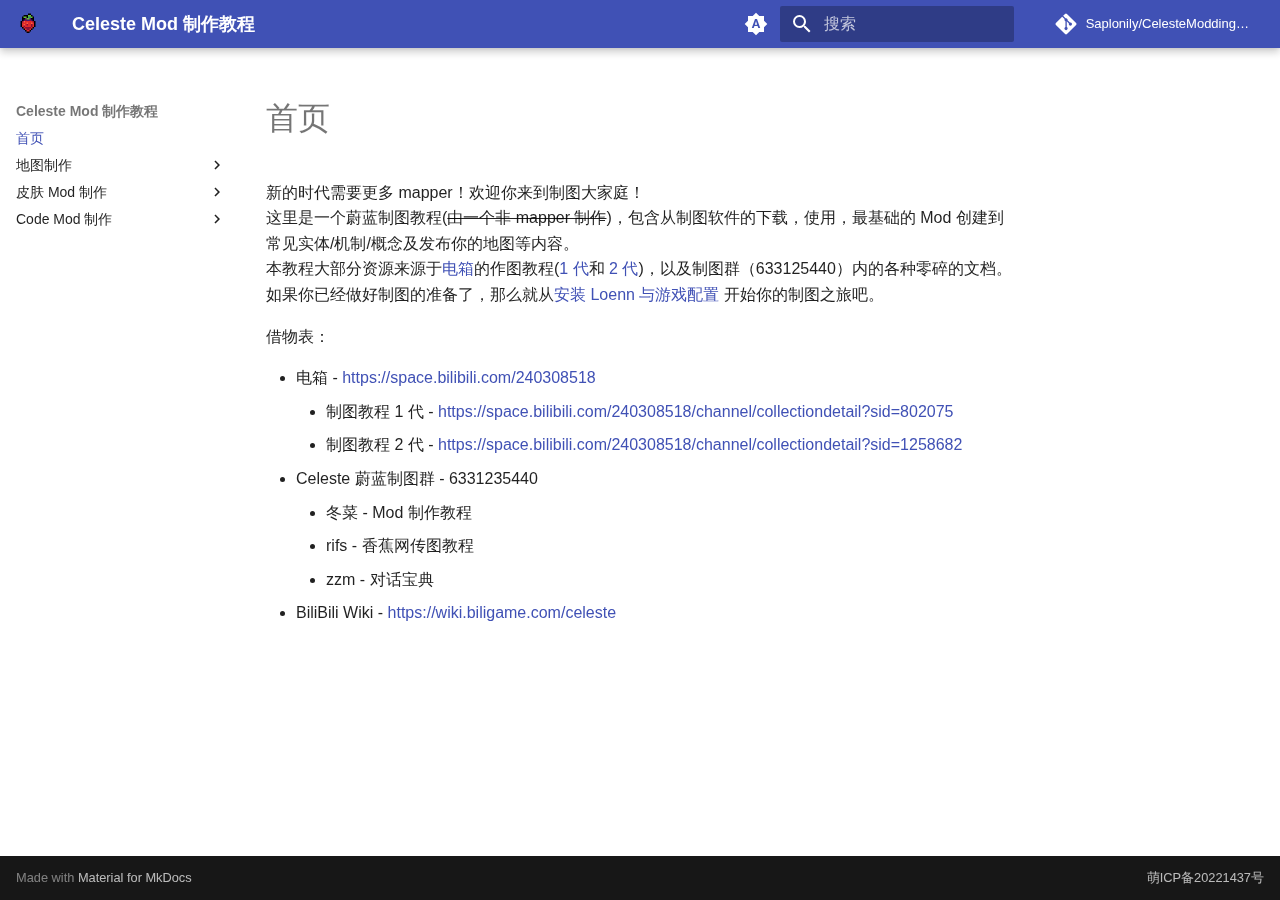
<file: index.html>
<!doctype html>
<html lang="zh" class="no-js">
  <head>
    
      <meta charset="utf-8">
      <meta name="viewport" content="width=device-width,initial-scale=1">
      
        <meta name="description" content="Celeste Modding Tutorial">
      
      
        <meta name="author" content="Saplonily">
      
      
        <link rel="canonical" href="https://saplonily.top/celeste_modding_tutorial/">
      
      
      
        <link rel="next" href="mapping/basic_env/">
      
      
      <link rel="icon" href="assets/images/favicon.png">
      <meta name="generator" content="mkdocs-1.6.1, mkdocs-material-9.6.14">
    
    
      
        <title>Celeste Mod 制作教程</title>
      
    
    
      <link rel="stylesheet" href="assets/stylesheets/main.342714a4.min.css">
      
        
        <link rel="stylesheet" href="assets/stylesheets/palette.06af60db.min.css">
      
      


    
    
      
    
    
      
    
    
      <link rel="stylesheet" href="css/content.css">
    
    <script>__md_scope=new URL(".",location),__md_hash=e=>[...e].reduce(((e,_)=>(e<<5)-e+_.charCodeAt(0)),0),__md_get=(e,_=localStorage,t=__md_scope)=>JSON.parse(_.getItem(t.pathname+"."+e)),__md_set=(e,_,t=localStorage,a=__md_scope)=>{try{t.setItem(a.pathname+"."+e,JSON.stringify(_))}catch(e){}}</script>
    
      

    
    
    
  </head>
  
  
    
    
      
    
    
    
    
    <body dir="ltr" data-md-color-scheme="default" data-md-color-primary="indigo" data-md-color-accent="indigo">
  
    
    <input class="md-toggle" data-md-toggle="drawer" type="checkbox" id="__drawer" autocomplete="off">
    <input class="md-toggle" data-md-toggle="search" type="checkbox" id="__search" autocomplete="off">
    <label class="md-overlay" for="__drawer"></label>
    <div data-md-component="skip">
      
        
        <a href="#_1" class="md-skip">
          跳转至
        </a>
      
    </div>
    <div data-md-component="announce">
      
    </div>
    
    
      

  

<header class="md-header md-header--shadow" data-md-component="header">
  <nav class="md-header__inner md-grid" aria-label="页眉">
    <a href="." title="Celeste Mod 制作教程" class="md-header__button md-logo" aria-label="Celeste Mod 制作教程" data-md-component="logo">
      
  <img src="assets/images/favicon.png" alt="logo">

    </a>
    <label class="md-header__button md-icon" for="__drawer">
      
      <svg xmlns="http://www.w3.org/2000/svg" viewBox="0 0 24 24"><path d="M3 6h18v2H3zm0 5h18v2H3zm0 5h18v2H3z"/></svg>
    </label>
    <div class="md-header__title" data-md-component="header-title">
      <div class="md-header__ellipsis">
        <div class="md-header__topic">
          <span class="md-ellipsis">
            Celeste Mod 制作教程
          </span>
        </div>
        <div class="md-header__topic" data-md-component="header-topic">
          <span class="md-ellipsis">
            
              首页
            
          </span>
        </div>
      </div>
    </div>
    
      
        <form class="md-header__option" data-md-component="palette">
  
    
    
    
    <input class="md-option" data-md-color-media="(prefers-color-scheme)" data-md-color-scheme="default" data-md-color-primary="indigo" data-md-color-accent="indigo"  aria-label="Switch to light mode"  type="radio" name="__palette" id="__palette_0">
    
      <label class="md-header__button md-icon" title="Switch to light mode" for="__palette_1" hidden>
        <svg xmlns="http://www.w3.org/2000/svg" viewBox="0 0 24 24"><path d="m14.3 16-.7-2h-3.2l-.7 2H7.8L11 7h2l3.2 9zM20 8.69V4h-4.69L12 .69 8.69 4H4v4.69L.69 12 4 15.31V20h4.69L12 23.31 15.31 20H20v-4.69L23.31 12zm-9.15 3.96h2.3L12 9z"/></svg>
      </label>
    
  
    
    
    
    <input class="md-option" data-md-color-media="(prefers-color-scheme: light)" data-md-color-scheme="default" data-md-color-primary="indigo" data-md-color-accent="indigo"  aria-label="Switch to dark mode"  type="radio" name="__palette" id="__palette_1">
    
      <label class="md-header__button md-icon" title="Switch to dark mode" for="__palette_2" hidden>
        <svg xmlns="http://www.w3.org/2000/svg" viewBox="0 0 24 24"><path d="M12 8a4 4 0 0 0-4 4 4 4 0 0 0 4 4 4 4 0 0 0 4-4 4 4 0 0 0-4-4m0 10a6 6 0 0 1-6-6 6 6 0 0 1 6-6 6 6 0 0 1 6 6 6 6 0 0 1-6 6m8-9.31V4h-4.69L12 .69 8.69 4H4v4.69L.69 12 4 15.31V20h4.69L12 23.31 15.31 20H20v-4.69L23.31 12z"/></svg>
      </label>
    
  
    
    
    
    <input class="md-option" data-md-color-media="(prefers-color-scheme: dark)" data-md-color-scheme="slate" data-md-color-primary="indigo" data-md-color-accent="indigo"  aria-label="Switch to system preference"  type="radio" name="__palette" id="__palette_2">
    
      <label class="md-header__button md-icon" title="Switch to system preference" for="__palette_0" hidden>
        <svg xmlns="http://www.w3.org/2000/svg" viewBox="0 0 24 24"><path d="M12 18c-.89 0-1.74-.2-2.5-.55C11.56 16.5 13 14.42 13 12s-1.44-4.5-3.5-5.45C10.26 6.2 11.11 6 12 6a6 6 0 0 1 6 6 6 6 0 0 1-6 6m8-9.31V4h-4.69L12 .69 8.69 4H4v4.69L.69 12 4 15.31V20h4.69L12 23.31 15.31 20H20v-4.69L23.31 12z"/></svg>
      </label>
    
  
</form>
      
    
    
      <script>var palette=__md_get("__palette");if(palette&&palette.color){if("(prefers-color-scheme)"===palette.color.media){var media=matchMedia("(prefers-color-scheme: light)"),input=document.querySelector(media.matches?"[data-md-color-media='(prefers-color-scheme: light)']":"[data-md-color-media='(prefers-color-scheme: dark)']");palette.color.media=input.getAttribute("data-md-color-media"),palette.color.scheme=input.getAttribute("data-md-color-scheme"),palette.color.primary=input.getAttribute("data-md-color-primary"),palette.color.accent=input.getAttribute("data-md-color-accent")}for(var[key,value]of Object.entries(palette.color))document.body.setAttribute("data-md-color-"+key,value)}</script>
    
    
    
      
      
        <label class="md-header__button md-icon" for="__search">
          
          <svg xmlns="http://www.w3.org/2000/svg" viewBox="0 0 24 24"><path d="M9.5 3A6.5 6.5 0 0 1 16 9.5c0 1.61-.59 3.09-1.56 4.23l.27.27h.79l5 5-1.5 1.5-5-5v-.79l-.27-.27A6.52 6.52 0 0 1 9.5 16 6.5 6.5 0 0 1 3 9.5 6.5 6.5 0 0 1 9.5 3m0 2C7 5 5 7 5 9.5S7 14 9.5 14 14 12 14 9.5 12 5 9.5 5"/></svg>
        </label>
        <div class="md-search" data-md-component="search" role="dialog">
  <label class="md-search__overlay" for="__search"></label>
  <div class="md-search__inner" role="search">
    <form class="md-search__form" name="search">
      <input type="text" class="md-search__input" name="query" aria-label="搜索" placeholder="搜索" autocapitalize="off" autocorrect="off" autocomplete="off" spellcheck="false" data-md-component="search-query" required>
      <label class="md-search__icon md-icon" for="__search">
        
        <svg xmlns="http://www.w3.org/2000/svg" viewBox="0 0 24 24"><path d="M9.5 3A6.5 6.5 0 0 1 16 9.5c0 1.61-.59 3.09-1.56 4.23l.27.27h.79l5 5-1.5 1.5-5-5v-.79l-.27-.27A6.52 6.52 0 0 1 9.5 16 6.5 6.5 0 0 1 3 9.5 6.5 6.5 0 0 1 9.5 3m0 2C7 5 5 7 5 9.5S7 14 9.5 14 14 12 14 9.5 12 5 9.5 5"/></svg>
        
        <svg xmlns="http://www.w3.org/2000/svg" viewBox="0 0 24 24"><path d="M20 11v2H8l5.5 5.5-1.42 1.42L4.16 12l7.92-7.92L13.5 5.5 8 11z"/></svg>
      </label>
      <nav class="md-search__options" aria-label="查找">
        
        <button type="reset" class="md-search__icon md-icon" title="清空当前内容" aria-label="清空当前内容" tabindex="-1">
          
          <svg xmlns="http://www.w3.org/2000/svg" viewBox="0 0 24 24"><path d="M19 6.41 17.59 5 12 10.59 6.41 5 5 6.41 10.59 12 5 17.59 6.41 19 12 13.41 17.59 19 19 17.59 13.41 12z"/></svg>
        </button>
      </nav>
      
    </form>
    <div class="md-search__output">
      <div class="md-search__scrollwrap" tabindex="0" data-md-scrollfix>
        <div class="md-search-result" data-md-component="search-result">
          <div class="md-search-result__meta">
            正在初始化搜索引擎
          </div>
          <ol class="md-search-result__list" role="presentation"></ol>
        </div>
      </div>
    </div>
  </div>
</div>
      
    
    
      <div class="md-header__source">
        <a href="https://github.com/Saplonily/CelesteModdingTutorial" title="前往仓库" class="md-source" data-md-component="source">
  <div class="md-source__icon md-icon">
    
    <svg xmlns="http://www.w3.org/2000/svg" viewBox="0 0 448 512"><!--! Font Awesome Free 6.7.2 by @fontawesome - https://fontawesome.com License - https://fontawesome.com/license/free (Icons: CC BY 4.0, Fonts: SIL OFL 1.1, Code: MIT License) Copyright 2024 Fonticons, Inc.--><path d="M439.55 236.05 244 40.45a28.87 28.87 0 0 0-40.81 0l-40.66 40.63 51.52 51.52c27.06-9.14 52.68 16.77 43.39 43.68l49.66 49.66c34.23-11.8 61.18 31 35.47 56.69-26.49 26.49-70.21-2.87-56-37.34L240.22 199v121.85c25.3 12.54 22.26 41.85 9.08 55a34.34 34.34 0 0 1-48.55 0c-17.57-17.6-11.07-46.91 11.25-56v-123c-20.8-8.51-24.6-30.74-18.64-45L142.57 101 8.45 235.14a28.86 28.86 0 0 0 0 40.81l195.61 195.6a28.86 28.86 0 0 0 40.8 0l194.69-194.69a28.86 28.86 0 0 0 0-40.81"/></svg>
  </div>
  <div class="md-source__repository">
    Saplonily/CelesteModdingTutorial
  </div>
</a>
      </div>
    
  </nav>
  
</header>
    
    <div class="md-container" data-md-component="container">
      
      
        
          
        
      
      <main class="md-main" data-md-component="main">
        <div class="md-main__inner md-grid">
          
            
              
              <div class="md-sidebar md-sidebar--primary" data-md-component="sidebar" data-md-type="navigation" >
                <div class="md-sidebar__scrollwrap">
                  <div class="md-sidebar__inner">
                    



<nav class="md-nav md-nav--primary" aria-label="导航栏" data-md-level="0">
  <label class="md-nav__title" for="__drawer">
    <a href="." title="Celeste Mod 制作教程" class="md-nav__button md-logo" aria-label="Celeste Mod 制作教程" data-md-component="logo">
      
  <img src="assets/images/favicon.png" alt="logo">

    </a>
    Celeste Mod 制作教程
  </label>
  
    <div class="md-nav__source">
      <a href="https://github.com/Saplonily/CelesteModdingTutorial" title="前往仓库" class="md-source" data-md-component="source">
  <div class="md-source__icon md-icon">
    
    <svg xmlns="http://www.w3.org/2000/svg" viewBox="0 0 448 512"><!--! Font Awesome Free 6.7.2 by @fontawesome - https://fontawesome.com License - https://fontawesome.com/license/free (Icons: CC BY 4.0, Fonts: SIL OFL 1.1, Code: MIT License) Copyright 2024 Fonticons, Inc.--><path d="M439.55 236.05 244 40.45a28.87 28.87 0 0 0-40.81 0l-40.66 40.63 51.52 51.52c27.06-9.14 52.68 16.77 43.39 43.68l49.66 49.66c34.23-11.8 61.18 31 35.47 56.69-26.49 26.49-70.21-2.87-56-37.34L240.22 199v121.85c25.3 12.54 22.26 41.85 9.08 55a34.34 34.34 0 0 1-48.55 0c-17.57-17.6-11.07-46.91 11.25-56v-123c-20.8-8.51-24.6-30.74-18.64-45L142.57 101 8.45 235.14a28.86 28.86 0 0 0 0 40.81l195.61 195.6a28.86 28.86 0 0 0 40.8 0l194.69-194.69a28.86 28.86 0 0 0 0-40.81"/></svg>
  </div>
  <div class="md-source__repository">
    Saplonily/CelesteModdingTutorial
  </div>
</a>
    </div>
  
  <ul class="md-nav__list" data-md-scrollfix>
    
      
      
  
  
    
  
  
  
    <li class="md-nav__item md-nav__item--active">
      
      <input class="md-nav__toggle md-toggle" type="checkbox" id="__toc">
      
      
        
      
      
      <a href="." class="md-nav__link md-nav__link--active">
        
  
  
  <span class="md-ellipsis">
    首页
    
  </span>
  

      </a>
      
    </li>
  

    
      
      
  
  
  
  
    
    
    
    
    
    <li class="md-nav__item md-nav__item--nested">
      
        
        
        <input class="md-nav__toggle md-toggle " type="checkbox" id="__nav_2" >
        
          
          <label class="md-nav__link" for="__nav_2" id="__nav_2_label" tabindex="0">
            
  
  
  <span class="md-ellipsis">
    地图制作
    
  </span>
  

            <span class="md-nav__icon md-icon"></span>
          </label>
        
        <nav class="md-nav" data-md-level="1" aria-labelledby="__nav_2_label" aria-expanded="false">
          <label class="md-nav__title" for="__nav_2">
            <span class="md-nav__icon md-icon"></span>
            地图制作
          </label>
          <ul class="md-nav__list" data-md-scrollfix>
            
              
                
  
  
  
  
    <li class="md-nav__item">
      <a href="mapping/basic_env/" class="md-nav__link">
        
  
  
  <span class="md-ellipsis">
    软件安装, 游戏配置
    
  </span>
  

      </a>
    </li>
  

              
            
              
                
  
  
  
  
    <li class="md-nav__item">
      <a href="mapping/mod_structure/" class="md-nav__link">
        
  
  
  <span class="md-ellipsis">
    Mod 结构
    
  </span>
  

      </a>
    </li>
  

              
            
              
                
  
  
  
  
    <li class="md-nav__item">
      <a href="mapping/loenn_basic/" class="md-nav__link">
        
  
  
  <span class="md-ellipsis">
    Loenn 基础
    
  </span>
  

      </a>
    </li>
  

              
            
              
                
  
  
  
  
    <li class="md-nav__item">
      <a href="mapping/room_meta_text/" class="md-nav__link">
        
  
  
  <span class="md-ellipsis">
    房间属性，元数据，文本
    
  </span>
  

      </a>
    </li>
  

              
            
              
                
  
  
  
  
    <li class="md-nav__item">
      <a href="shared/graphics_dump/" class="md-nav__link">
        
  
  
  <span class="md-ellipsis">
    Graphics Dump
    
  </span>
  

      </a>
    </li>
  

              
            
              
                
  
  
  
  
    <li class="md-nav__item">
      <a href="mapping/reference/" class="md-nav__link">
        
  
  
  <span class="md-ellipsis">
    常用参考
    
  </span>
  

      </a>
    </li>
  

              
            
              
                
  
  
  
  
    <li class="md-nav__item">
      <a href="mapping/dialog/" class="md-nav__link">
        
  
  
  <span class="md-ellipsis">
    Dialog
    
  </span>
  

      </a>
    </li>
  

              
            
          </ul>
        </nav>
      
    </li>
  

    
      
      
  
  
  
  
    
    
    
    
    
    <li class="md-nav__item md-nav__item--nested">
      
        
        
        <input class="md-nav__toggle md-toggle " type="checkbox" id="__nav_3" >
        
          
          <label class="md-nav__link" for="__nav_3" id="__nav_3_label" tabindex="0">
            
  
  
  <span class="md-ellipsis">
    皮肤 Mod 制作
    
  </span>
  

            <span class="md-nav__icon md-icon"></span>
          </label>
        
        <nav class="md-nav" data-md-level="1" aria-labelledby="__nav_3_label" aria-expanded="false">
          <label class="md-nav__title" for="__nav_3">
            <span class="md-nav__icon md-icon"></span>
            皮肤 Mod 制作
          </label>
          <ul class="md-nav__list" data-md-scrollfix>
            
              
                
  
  
  
  
    <li class="md-nav__item">
      <a href="shared/graphics_dump/" class="md-nav__link">
        
  
  
  <span class="md-ellipsis">
    Graphics Dump
    
  </span>
  

      </a>
    </li>
  

              
            
          </ul>
        </nav>
      
    </li>
  

    
      
      
  
  
  
  
    
    
    
    
    
    <li class="md-nav__item md-nav__item--nested">
      
        
        
        <input class="md-nav__toggle md-toggle " type="checkbox" id="__nav_4" >
        
          
          <label class="md-nav__link" for="__nav_4" id="__nav_4_label" tabindex="0">
            
  
  
  <span class="md-ellipsis">
    Code Mod 制作
    
  </span>
  

            <span class="md-nav__icon md-icon"></span>
          </label>
        
        <nav class="md-nav" data-md-level="1" aria-labelledby="__nav_4_label" aria-expanded="false">
          <label class="md-nav__title" for="__nav_4">
            <span class="md-nav__icon md-icon"></span>
            Code Mod 制作
          </label>
          <ul class="md-nav__list" data-md-scrollfix>
            
              
                
  
  
  
  
    <li class="md-nav__item">
      <a href="code_modding/env/" class="md-nav__link">
        
  
  
  <span class="md-ellipsis">
    环境配置
    
  </span>
  

      </a>
    </li>
  

              
            
          </ul>
        </nav>
      
    </li>
  

    
  </ul>
</nav>
                  </div>
                </div>
              </div>
            
            
              
              <div class="md-sidebar md-sidebar--secondary" data-md-component="sidebar" data-md-type="toc" >
                <div class="md-sidebar__scrollwrap">
                  <div class="md-sidebar__inner">
                    

<nav class="md-nav md-nav--secondary" aria-label="目录">
  
  
  
    
  
  
</nav>
                  </div>
                </div>
              </div>
            
          
          
            <div class="md-content" data-md-component="content">
              <article class="md-content__inner md-typeset">
                
                  


  
  


<h1 id="_1">首页</h1>
<p>新的时代需要更多 mapper！欢迎你来到制图大家庭！<br />
这里是一个蔚蓝制图教程(<del>由一个非 mapper 制作</del>)，包含从制图软件的下载，使用，最基础的 Mod 创建到常见实体/机制/概念及发布你的地图等内容。<br />
本教程大部分资源来源于<a href="https://space.bilibili.com/240308518">电箱</a>的作图教程(<a href="https://space.bilibili.com/240308518/channel/collectiondetail?sid=802075">1 代</a>和<a href="https://space.bilibili.com/240308518/channel/collectiondetail?sid=1258682"> 2 代</a>)，以及制图群（633125440）内的各种零碎的文档。如果你已经做好制图的准备了，那么就从<a href="mapping/basic_env/">安装 Loenn 与游戏配置</a> 开始你的制图之旅吧。  </p>
<p>借物表：</p>
<ul>
<li>电箱 - <a href="https://space.bilibili.com/240308518">https://space.bilibili.com/240308518</a><ul>
<li>制图教程 1 代 - <a href="https://space.bilibili.com/240308518/channel/collectiondetail?sid=802075">https://space.bilibili.com/240308518/channel/collectiondetail?sid=802075</a></li>
<li>制图教程 2 代 - <a href="https://space.bilibili.com/240308518/channel/collectiondetail?sid=1258682">https://space.bilibili.com/240308518/channel/collectiondetail?sid=1258682</a></li>
</ul>
</li>
<li>Celeste 蔚蓝制图群 - 6331235440<ul>
<li>冬菜 - Mod 制作教程</li>
<li>rifs - 香蕉网传图教程</li>
<li>zzm - 对话宝典</li>
</ul>
</li>
<li>BiliBili Wiki - <a href="https://wiki.biligame.com/celeste">https://wiki.biligame.com/celeste</a></li>
</ul>












                
              </article>
            </div>
          
          
  <script>var tabs=__md_get("__tabs");if(Array.isArray(tabs))e:for(var set of document.querySelectorAll(".tabbed-set")){var labels=set.querySelector(".tabbed-labels");for(var tab of tabs)for(var label of labels.getElementsByTagName("label"))if(label.innerText.trim()===tab){var input=document.getElementById(label.htmlFor);input.checked=!0;continue e}}</script>

<script>var target=document.getElementById(location.hash.slice(1));target&&target.name&&(target.checked=target.name.startsWith("__tabbed_"))</script>
        </div>
        
      </main>
      
        <footer class="md-footer">
    <div class="md-footer-meta md-typeset">
        <div class="md-footer-meta__inner md-grid">
            <div class="md-copyright">
                Made with
                <a href="https://squidfunk.github.io/mkdocs-material/" target="_blank" rel="noopener">
                    Material for MkDocs
                </a>
            </div>
            <a href="https://icp.gov.moe/?keyword=20221437" class="md-copyright" target="_blank" rel="noopener">
                萌ICP备20221437号
            </a>
        </div>
    </div>
</footer>
      
    </div>
    <div class="md-dialog" data-md-component="dialog">
      <div class="md-dialog__inner md-typeset"></div>
    </div>
    
    
    
      
      <script id="__config" type="application/json">{"base": ".", "features": ["content.code.copy", "content.tabs.link"], "search": "assets/javascripts/workers/search.d50fe291.min.js", "tags": null, "translations": {"clipboard.copied": "\u5df2\u590d\u5236", "clipboard.copy": "\u590d\u5236", "search.result.more.one": "\u5728\u8be5\u9875\u4e0a\u8fd8\u6709 1 \u4e2a\u7b26\u5408\u6761\u4ef6\u7684\u7ed3\u679c", "search.result.more.other": "\u5728\u8be5\u9875\u4e0a\u8fd8\u6709 # \u4e2a\u7b26\u5408\u6761\u4ef6\u7684\u7ed3\u679c", "search.result.none": "\u6ca1\u6709\u627e\u5230\u7b26\u5408\u6761\u4ef6\u7684\u7ed3\u679c", "search.result.one": "\u627e\u5230 1 \u4e2a\u7b26\u5408\u6761\u4ef6\u7684\u7ed3\u679c", "search.result.other": "# \u4e2a\u7b26\u5408\u6761\u4ef6\u7684\u7ed3\u679c", "search.result.placeholder": "\u952e\u5165\u4ee5\u5f00\u59cb\u641c\u7d22", "search.result.term.missing": "\u7f3a\u5c11", "select.version": "\u9009\u62e9\u5f53\u524d\u7248\u672c"}, "version": null}</script>
    
    
      <script src="assets/javascripts/bundle.13a4f30d.min.js"></script>
      
    
  </body>
</html>
</file>
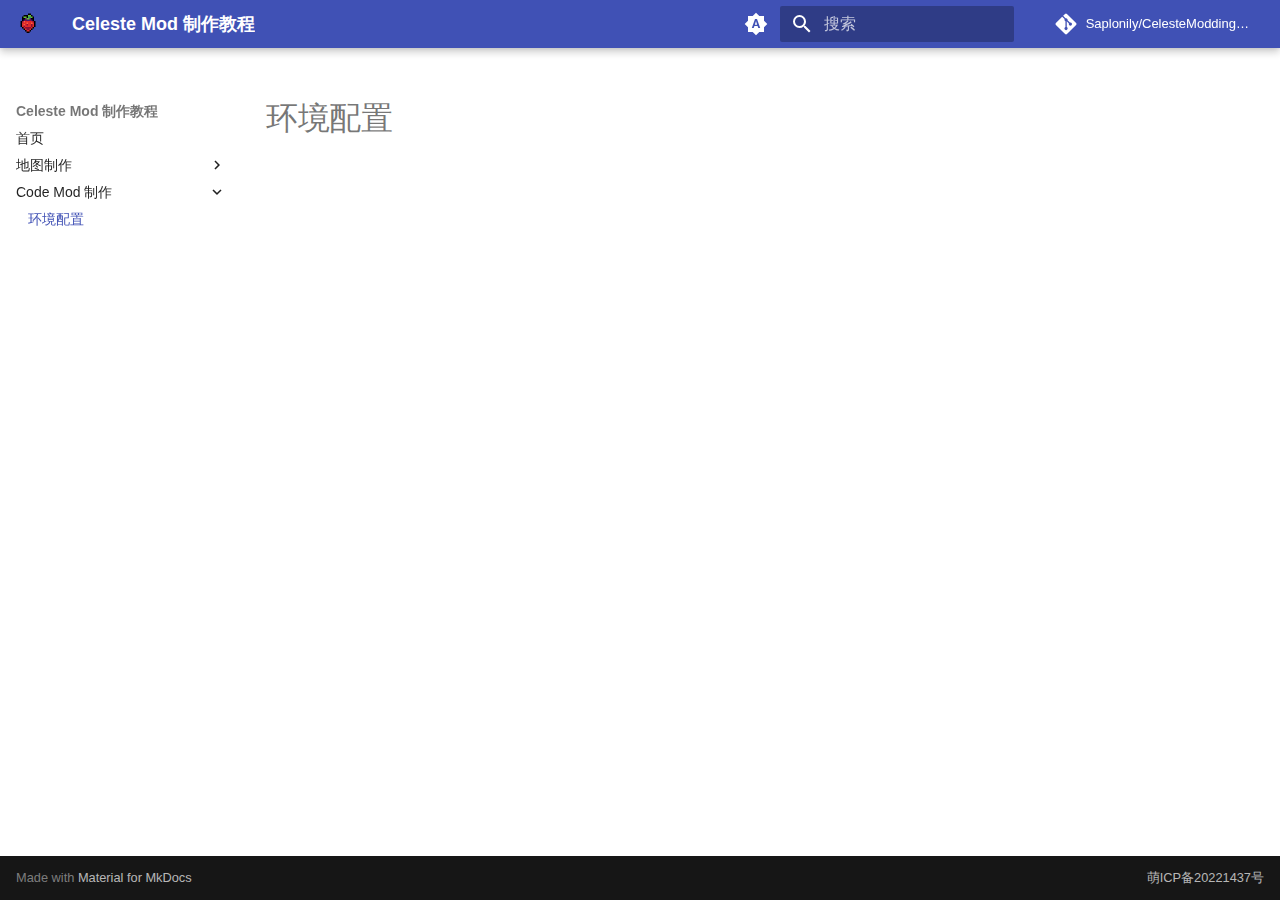
<file: code_modding/env/index.html>
<!doctype html>
<html lang="zh" class="no-js">
  <head>
    
      <meta charset="utf-8">
      <meta name="viewport" content="width=device-width,initial-scale=1">
      
        <meta name="description" content="Celeste Modding Tutorial">
      
      
        <meta name="author" content="Saplonily">
      
      
        <link rel="canonical" href="https://saplonily.top/celeste_modding_tutorial/code_modding/env/">
      
      
        <link rel="prev" href="../../mapping/dialog/">
      
      
      
      <link rel="icon" href="../../assets/images/favicon.png">
      <meta name="generator" content="mkdocs-1.6.1, mkdocs-material-9.6.14">
    
    
      
        <title>环境配置 - Celeste Mod 制作教程</title>
      
    
    
      <link rel="stylesheet" href="../../assets/stylesheets/main.342714a4.min.css">
      
        
        <link rel="stylesheet" href="../../assets/stylesheets/palette.06af60db.min.css">
      
      


    
    
      
    
    
      
    
    
      <link rel="stylesheet" href="../../css/content.css">
    
    <script>__md_scope=new URL("../..",location),__md_hash=e=>[...e].reduce(((e,_)=>(e<<5)-e+_.charCodeAt(0)),0),__md_get=(e,_=localStorage,t=__md_scope)=>JSON.parse(_.getItem(t.pathname+"."+e)),__md_set=(e,_,t=localStorage,a=__md_scope)=>{try{t.setItem(a.pathname+"."+e,JSON.stringify(_))}catch(e){}}</script>
    
      

    
    
    
  </head>
  
  
    
    
      
    
    
    
    
    <body dir="ltr" data-md-color-scheme="default" data-md-color-primary="indigo" data-md-color-accent="indigo">
  
    
    <input class="md-toggle" data-md-toggle="drawer" type="checkbox" id="__drawer" autocomplete="off">
    <input class="md-toggle" data-md-toggle="search" type="checkbox" id="__search" autocomplete="off">
    <label class="md-overlay" for="__drawer"></label>
    <div data-md-component="skip">
      
    </div>
    <div data-md-component="announce">
      
    </div>
    
    
      

  

<header class="md-header md-header--shadow" data-md-component="header">
  <nav class="md-header__inner md-grid" aria-label="页眉">
    <a href="../.." title="Celeste Mod 制作教程" class="md-header__button md-logo" aria-label="Celeste Mod 制作教程" data-md-component="logo">
      
  <img src="../../assets/images/favicon.png" alt="logo">

    </a>
    <label class="md-header__button md-icon" for="__drawer">
      
      <svg xmlns="http://www.w3.org/2000/svg" viewBox="0 0 24 24"><path d="M3 6h18v2H3zm0 5h18v2H3zm0 5h18v2H3z"/></svg>
    </label>
    <div class="md-header__title" data-md-component="header-title">
      <div class="md-header__ellipsis">
        <div class="md-header__topic">
          <span class="md-ellipsis">
            Celeste Mod 制作教程
          </span>
        </div>
        <div class="md-header__topic" data-md-component="header-topic">
          <span class="md-ellipsis">
            
              环境配置
            
          </span>
        </div>
      </div>
    </div>
    
      
        <form class="md-header__option" data-md-component="palette">
  
    
    
    
    <input class="md-option" data-md-color-media="(prefers-color-scheme)" data-md-color-scheme="default" data-md-color-primary="indigo" data-md-color-accent="indigo"  aria-label="Switch to light mode"  type="radio" name="__palette" id="__palette_0">
    
      <label class="md-header__button md-icon" title="Switch to light mode" for="__palette_1" hidden>
        <svg xmlns="http://www.w3.org/2000/svg" viewBox="0 0 24 24"><path d="m14.3 16-.7-2h-3.2l-.7 2H7.8L11 7h2l3.2 9zM20 8.69V4h-4.69L12 .69 8.69 4H4v4.69L.69 12 4 15.31V20h4.69L12 23.31 15.31 20H20v-4.69L23.31 12zm-9.15 3.96h2.3L12 9z"/></svg>
      </label>
    
  
    
    
    
    <input class="md-option" data-md-color-media="(prefers-color-scheme: light)" data-md-color-scheme="default" data-md-color-primary="indigo" data-md-color-accent="indigo"  aria-label="Switch to dark mode"  type="radio" name="__palette" id="__palette_1">
    
      <label class="md-header__button md-icon" title="Switch to dark mode" for="__palette_2" hidden>
        <svg xmlns="http://www.w3.org/2000/svg" viewBox="0 0 24 24"><path d="M12 8a4 4 0 0 0-4 4 4 4 0 0 0 4 4 4 4 0 0 0 4-4 4 4 0 0 0-4-4m0 10a6 6 0 0 1-6-6 6 6 0 0 1 6-6 6 6 0 0 1 6 6 6 6 0 0 1-6 6m8-9.31V4h-4.69L12 .69 8.69 4H4v4.69L.69 12 4 15.31V20h4.69L12 23.31 15.31 20H20v-4.69L23.31 12z"/></svg>
      </label>
    
  
    
    
    
    <input class="md-option" data-md-color-media="(prefers-color-scheme: dark)" data-md-color-scheme="slate" data-md-color-primary="indigo" data-md-color-accent="indigo"  aria-label="Switch to system preference"  type="radio" name="__palette" id="__palette_2">
    
      <label class="md-header__button md-icon" title="Switch to system preference" for="__palette_0" hidden>
        <svg xmlns="http://www.w3.org/2000/svg" viewBox="0 0 24 24"><path d="M12 18c-.89 0-1.74-.2-2.5-.55C11.56 16.5 13 14.42 13 12s-1.44-4.5-3.5-5.45C10.26 6.2 11.11 6 12 6a6 6 0 0 1 6 6 6 6 0 0 1-6 6m8-9.31V4h-4.69L12 .69 8.69 4H4v4.69L.69 12 4 15.31V20h4.69L12 23.31 15.31 20H20v-4.69L23.31 12z"/></svg>
      </label>
    
  
</form>
      
    
    
      <script>var palette=__md_get("__palette");if(palette&&palette.color){if("(prefers-color-scheme)"===palette.color.media){var media=matchMedia("(prefers-color-scheme: light)"),input=document.querySelector(media.matches?"[data-md-color-media='(prefers-color-scheme: light)']":"[data-md-color-media='(prefers-color-scheme: dark)']");palette.color.media=input.getAttribute("data-md-color-media"),palette.color.scheme=input.getAttribute("data-md-color-scheme"),palette.color.primary=input.getAttribute("data-md-color-primary"),palette.color.accent=input.getAttribute("data-md-color-accent")}for(var[key,value]of Object.entries(palette.color))document.body.setAttribute("data-md-color-"+key,value)}</script>
    
    
    
      
      
        <label class="md-header__button md-icon" for="__search">
          
          <svg xmlns="http://www.w3.org/2000/svg" viewBox="0 0 24 24"><path d="M9.5 3A6.5 6.5 0 0 1 16 9.5c0 1.61-.59 3.09-1.56 4.23l.27.27h.79l5 5-1.5 1.5-5-5v-.79l-.27-.27A6.52 6.52 0 0 1 9.5 16 6.5 6.5 0 0 1 3 9.5 6.5 6.5 0 0 1 9.5 3m0 2C7 5 5 7 5 9.5S7 14 9.5 14 14 12 14 9.5 12 5 9.5 5"/></svg>
        </label>
        <div class="md-search" data-md-component="search" role="dialog">
  <label class="md-search__overlay" for="__search"></label>
  <div class="md-search__inner" role="search">
    <form class="md-search__form" name="search">
      <input type="text" class="md-search__input" name="query" aria-label="搜索" placeholder="搜索" autocapitalize="off" autocorrect="off" autocomplete="off" spellcheck="false" data-md-component="search-query" required>
      <label class="md-search__icon md-icon" for="__search">
        
        <svg xmlns="http://www.w3.org/2000/svg" viewBox="0 0 24 24"><path d="M9.5 3A6.5 6.5 0 0 1 16 9.5c0 1.61-.59 3.09-1.56 4.23l.27.27h.79l5 5-1.5 1.5-5-5v-.79l-.27-.27A6.52 6.52 0 0 1 9.5 16 6.5 6.5 0 0 1 3 9.5 6.5 6.5 0 0 1 9.5 3m0 2C7 5 5 7 5 9.5S7 14 9.5 14 14 12 14 9.5 12 5 9.5 5"/></svg>
        
        <svg xmlns="http://www.w3.org/2000/svg" viewBox="0 0 24 24"><path d="M20 11v2H8l5.5 5.5-1.42 1.42L4.16 12l7.92-7.92L13.5 5.5 8 11z"/></svg>
      </label>
      <nav class="md-search__options" aria-label="查找">
        
        <button type="reset" class="md-search__icon md-icon" title="清空当前内容" aria-label="清空当前内容" tabindex="-1">
          
          <svg xmlns="http://www.w3.org/2000/svg" viewBox="0 0 24 24"><path d="M19 6.41 17.59 5 12 10.59 6.41 5 5 6.41 10.59 12 5 17.59 6.41 19 12 13.41 17.59 19 19 17.59 13.41 12z"/></svg>
        </button>
      </nav>
      
    </form>
    <div class="md-search__output">
      <div class="md-search__scrollwrap" tabindex="0" data-md-scrollfix>
        <div class="md-search-result" data-md-component="search-result">
          <div class="md-search-result__meta">
            正在初始化搜索引擎
          </div>
          <ol class="md-search-result__list" role="presentation"></ol>
        </div>
      </div>
    </div>
  </div>
</div>
      
    
    
      <div class="md-header__source">
        <a href="https://github.com/Saplonily/CelesteModdingTutorial" title="前往仓库" class="md-source" data-md-component="source">
  <div class="md-source__icon md-icon">
    
    <svg xmlns="http://www.w3.org/2000/svg" viewBox="0 0 448 512"><!--! Font Awesome Free 6.7.2 by @fontawesome - https://fontawesome.com License - https://fontawesome.com/license/free (Icons: CC BY 4.0, Fonts: SIL OFL 1.1, Code: MIT License) Copyright 2024 Fonticons, Inc.--><path d="M439.55 236.05 244 40.45a28.87 28.87 0 0 0-40.81 0l-40.66 40.63 51.52 51.52c27.06-9.14 52.68 16.77 43.39 43.68l49.66 49.66c34.23-11.8 61.18 31 35.47 56.69-26.49 26.49-70.21-2.87-56-37.34L240.22 199v121.85c25.3 12.54 22.26 41.85 9.08 55a34.34 34.34 0 0 1-48.55 0c-17.57-17.6-11.07-46.91 11.25-56v-123c-20.8-8.51-24.6-30.74-18.64-45L142.57 101 8.45 235.14a28.86 28.86 0 0 0 0 40.81l195.61 195.6a28.86 28.86 0 0 0 40.8 0l194.69-194.69a28.86 28.86 0 0 0 0-40.81"/></svg>
  </div>
  <div class="md-source__repository">
    Saplonily/CelesteModdingTutorial
  </div>
</a>
      </div>
    
  </nav>
  
</header>
    
    <div class="md-container" data-md-component="container">
      
      
        
          
        
      
      <main class="md-main" data-md-component="main">
        <div class="md-main__inner md-grid">
          
            
              
              <div class="md-sidebar md-sidebar--primary" data-md-component="sidebar" data-md-type="navigation" >
                <div class="md-sidebar__scrollwrap">
                  <div class="md-sidebar__inner">
                    



<nav class="md-nav md-nav--primary" aria-label="导航栏" data-md-level="0">
  <label class="md-nav__title" for="__drawer">
    <a href="../.." title="Celeste Mod 制作教程" class="md-nav__button md-logo" aria-label="Celeste Mod 制作教程" data-md-component="logo">
      
  <img src="../../assets/images/favicon.png" alt="logo">

    </a>
    Celeste Mod 制作教程
  </label>
  
    <div class="md-nav__source">
      <a href="https://github.com/Saplonily/CelesteModdingTutorial" title="前往仓库" class="md-source" data-md-component="source">
  <div class="md-source__icon md-icon">
    
    <svg xmlns="http://www.w3.org/2000/svg" viewBox="0 0 448 512"><!--! Font Awesome Free 6.7.2 by @fontawesome - https://fontawesome.com License - https://fontawesome.com/license/free (Icons: CC BY 4.0, Fonts: SIL OFL 1.1, Code: MIT License) Copyright 2024 Fonticons, Inc.--><path d="M439.55 236.05 244 40.45a28.87 28.87 0 0 0-40.81 0l-40.66 40.63 51.52 51.52c27.06-9.14 52.68 16.77 43.39 43.68l49.66 49.66c34.23-11.8 61.18 31 35.47 56.69-26.49 26.49-70.21-2.87-56-37.34L240.22 199v121.85c25.3 12.54 22.26 41.85 9.08 55a34.34 34.34 0 0 1-48.55 0c-17.57-17.6-11.07-46.91 11.25-56v-123c-20.8-8.51-24.6-30.74-18.64-45L142.57 101 8.45 235.14a28.86 28.86 0 0 0 0 40.81l195.61 195.6a28.86 28.86 0 0 0 40.8 0l194.69-194.69a28.86 28.86 0 0 0 0-40.81"/></svg>
  </div>
  <div class="md-source__repository">
    Saplonily/CelesteModdingTutorial
  </div>
</a>
    </div>
  
  <ul class="md-nav__list" data-md-scrollfix>
    
      
      
  
  
  
  
    <li class="md-nav__item">
      <a href="../.." class="md-nav__link">
        
  
  
  <span class="md-ellipsis">
    首页
    
  </span>
  

      </a>
    </li>
  

    
      
      
  
  
  
  
    
    
    
    
    
    <li class="md-nav__item md-nav__item--nested">
      
        
        
        <input class="md-nav__toggle md-toggle " type="checkbox" id="__nav_2" >
        
          
          <label class="md-nav__link" for="__nav_2" id="__nav_2_label" tabindex="0">
            
  
  
  <span class="md-ellipsis">
    地图制作
    
  </span>
  

            <span class="md-nav__icon md-icon"></span>
          </label>
        
        <nav class="md-nav" data-md-level="1" aria-labelledby="__nav_2_label" aria-expanded="false">
          <label class="md-nav__title" for="__nav_2">
            <span class="md-nav__icon md-icon"></span>
            地图制作
          </label>
          <ul class="md-nav__list" data-md-scrollfix>
            
              
                
  
  
  
  
    <li class="md-nav__item">
      <a href="../../mapping/basic_env/" class="md-nav__link">
        
  
  
  <span class="md-ellipsis">
    软件安装, 游戏配置
    
  </span>
  

      </a>
    </li>
  

              
            
              
                
  
  
  
  
    <li class="md-nav__item">
      <a href="../../mapping/mod_structure/" class="md-nav__link">
        
  
  
  <span class="md-ellipsis">
    Mod 结构
    
  </span>
  

      </a>
    </li>
  

              
            
              
                
  
  
  
  
    <li class="md-nav__item">
      <a href="../../mapping/loenn_basic/" class="md-nav__link">
        
  
  
  <span class="md-ellipsis">
    Loenn 基础
    
  </span>
  

      </a>
    </li>
  

              
            
              
                
  
  
  
  
    <li class="md-nav__item">
      <a href="../../mapping/room_and_meta/" class="md-nav__link">
        
  
  
  <span class="md-ellipsis">
    房间属性与元数据
    
  </span>
  

      </a>
    </li>
  

              
            
              
                
  
  
  
  
    <li class="md-nav__item">
      <a href="../../mapping/reference/" class="md-nav__link">
        
  
  
  <span class="md-ellipsis">
    常用参考
    
  </span>
  

      </a>
    </li>
  

              
            
              
                
  
  
  
  
    <li class="md-nav__item">
      <a href="../../mapping/dialog/" class="md-nav__link">
        
  
  
  <span class="md-ellipsis">
    Dialog
    
  </span>
  

      </a>
    </li>
  

              
            
          </ul>
        </nav>
      
    </li>
  

    
      
      
  
  
    
  
  
  
    
    
    
    
    
    <li class="md-nav__item md-nav__item--active md-nav__item--nested">
      
        
        
        <input class="md-nav__toggle md-toggle " type="checkbox" id="__nav_3" checked>
        
          
          <label class="md-nav__link" for="__nav_3" id="__nav_3_label" tabindex="0">
            
  
  
  <span class="md-ellipsis">
    Code Mod 制作
    
  </span>
  

            <span class="md-nav__icon md-icon"></span>
          </label>
        
        <nav class="md-nav" data-md-level="1" aria-labelledby="__nav_3_label" aria-expanded="true">
          <label class="md-nav__title" for="__nav_3">
            <span class="md-nav__icon md-icon"></span>
            Code Mod 制作
          </label>
          <ul class="md-nav__list" data-md-scrollfix>
            
              
                
  
  
    
  
  
  
    <li class="md-nav__item md-nav__item--active">
      
      <input class="md-nav__toggle md-toggle" type="checkbox" id="__toc">
      
      
      
      <a href="./" class="md-nav__link md-nav__link--active">
        
  
  
  <span class="md-ellipsis">
    环境配置
    
  </span>
  

      </a>
      
    </li>
  

              
            
          </ul>
        </nav>
      
    </li>
  

    
  </ul>
</nav>
                  </div>
                </div>
              </div>
            
            
              
              <div class="md-sidebar md-sidebar--secondary" data-md-component="sidebar" data-md-type="toc" >
                <div class="md-sidebar__scrollwrap">
                  <div class="md-sidebar__inner">
                    

<nav class="md-nav md-nav--secondary" aria-label="目录">
  
  
  
  
</nav>
                  </div>
                </div>
              </div>
            
          
          
            <div class="md-content" data-md-component="content">
              <article class="md-content__inner md-typeset">
                
                  


  
  


  <h1>环境配置</h1>














                
              </article>
            </div>
          
          
  <script>var tabs=__md_get("__tabs");if(Array.isArray(tabs))e:for(var set of document.querySelectorAll(".tabbed-set")){var labels=set.querySelector(".tabbed-labels");for(var tab of tabs)for(var label of labels.getElementsByTagName("label"))if(label.innerText.trim()===tab){var input=document.getElementById(label.htmlFor);input.checked=!0;continue e}}</script>

<script>var target=document.getElementById(location.hash.slice(1));target&&target.name&&(target.checked=target.name.startsWith("__tabbed_"))</script>
        </div>
        
      </main>
      
        <footer class="md-footer">
    <div class="md-footer-meta md-typeset">
        <div class="md-footer-meta__inner md-grid">
            <div class="md-copyright">
                Made with
                <a href="https://squidfunk.github.io/mkdocs-material/" target="_blank" rel="noopener">
                    Material for MkDocs
                </a>
            </div>
            <a href="https://icp.gov.moe/?keyword=20221437" class="md-copyright" target="_blank" rel="noopener">
                萌ICP备20221437号
            </a>
        </div>
    </div>
</footer>
      
    </div>
    <div class="md-dialog" data-md-component="dialog">
      <div class="md-dialog__inner md-typeset"></div>
    </div>
    
    
    
      
      <script id="__config" type="application/json">{"base": "../..", "features": ["content.code.copy", "content.tabs.link"], "search": "../../assets/javascripts/workers/search.d50fe291.min.js", "tags": null, "translations": {"clipboard.copied": "\u5df2\u590d\u5236", "clipboard.copy": "\u590d\u5236", "search.result.more.one": "\u5728\u8be5\u9875\u4e0a\u8fd8\u6709 1 \u4e2a\u7b26\u5408\u6761\u4ef6\u7684\u7ed3\u679c", "search.result.more.other": "\u5728\u8be5\u9875\u4e0a\u8fd8\u6709 # \u4e2a\u7b26\u5408\u6761\u4ef6\u7684\u7ed3\u679c", "search.result.none": "\u6ca1\u6709\u627e\u5230\u7b26\u5408\u6761\u4ef6\u7684\u7ed3\u679c", "search.result.one": "\u627e\u5230 1 \u4e2a\u7b26\u5408\u6761\u4ef6\u7684\u7ed3\u679c", "search.result.other": "# \u4e2a\u7b26\u5408\u6761\u4ef6\u7684\u7ed3\u679c", "search.result.placeholder": "\u952e\u5165\u4ee5\u5f00\u59cb\u641c\u7d22", "search.result.term.missing": "\u7f3a\u5c11", "select.version": "\u9009\u62e9\u5f53\u524d\u7248\u672c"}, "version": null}</script>
    
    
      <script src="../../assets/javascripts/bundle.13a4f30d.min.js"></script>
      
    
  </body>
</html>
</file>
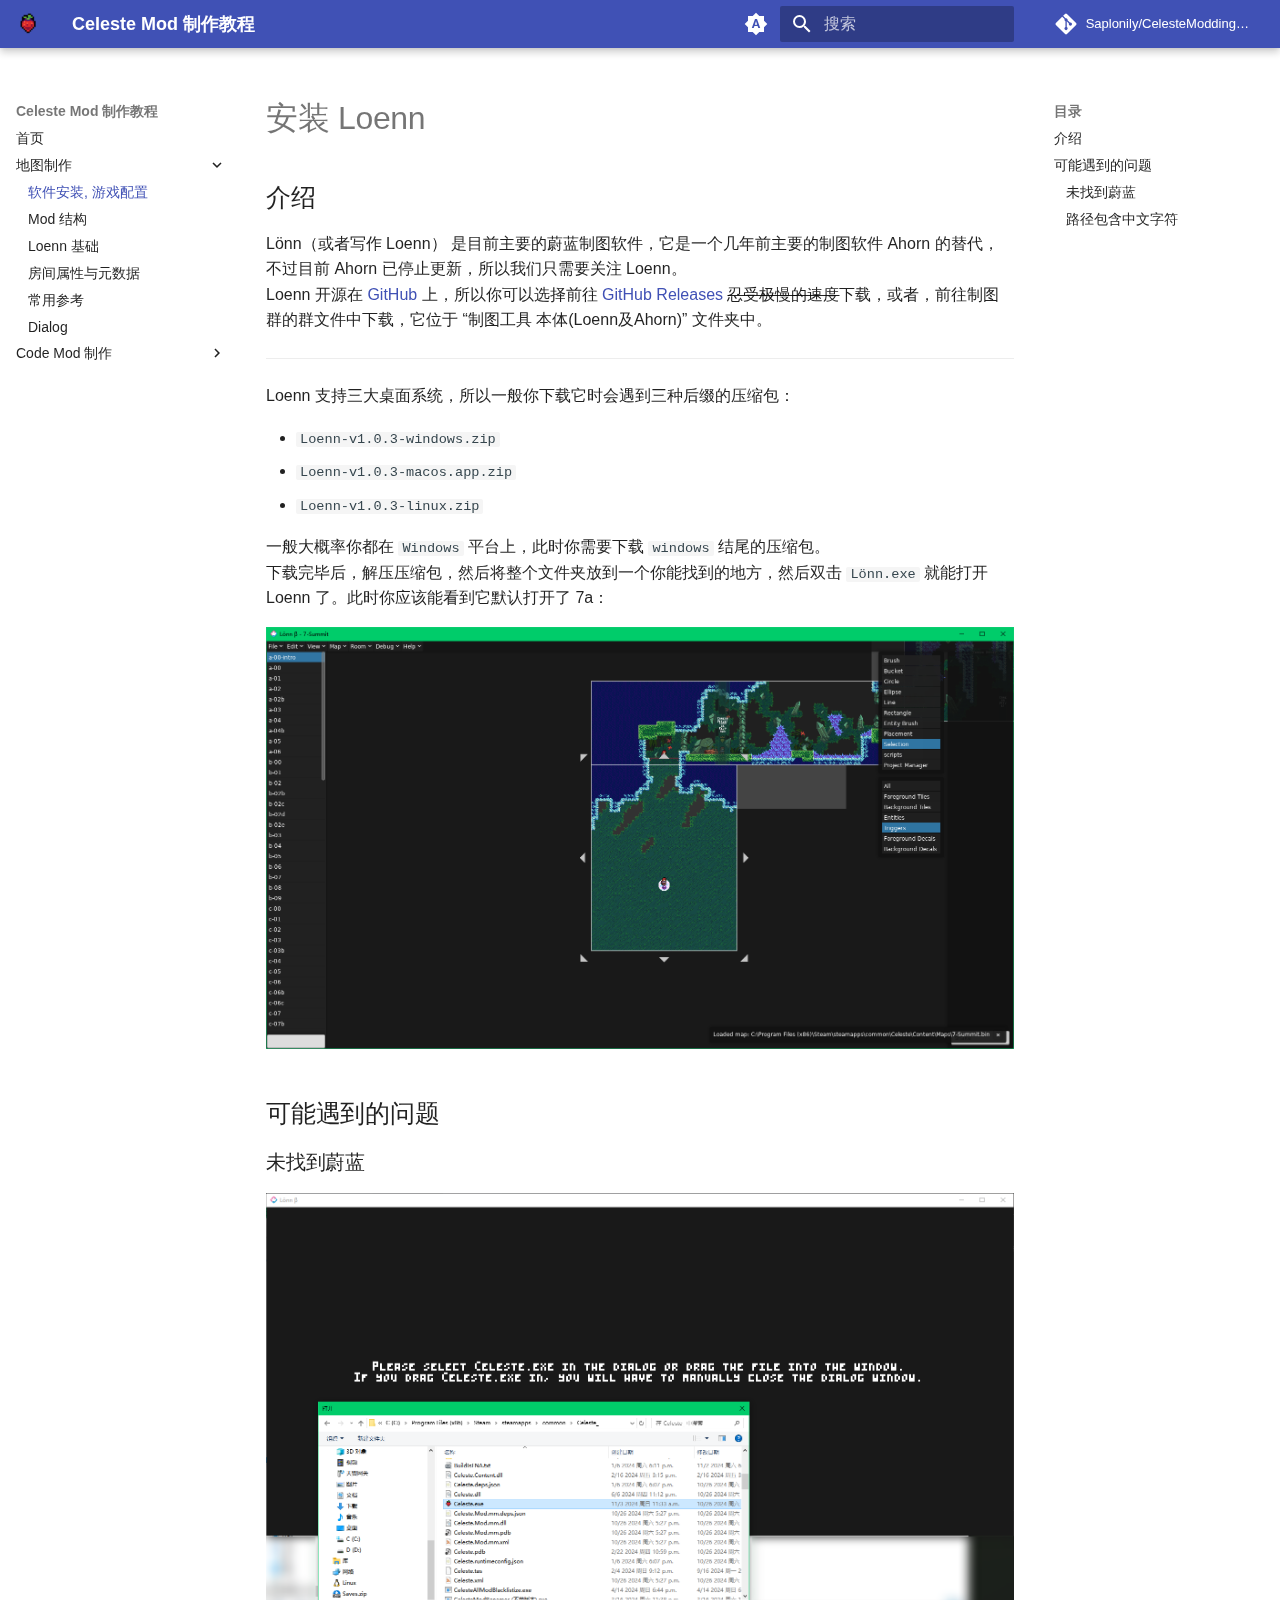
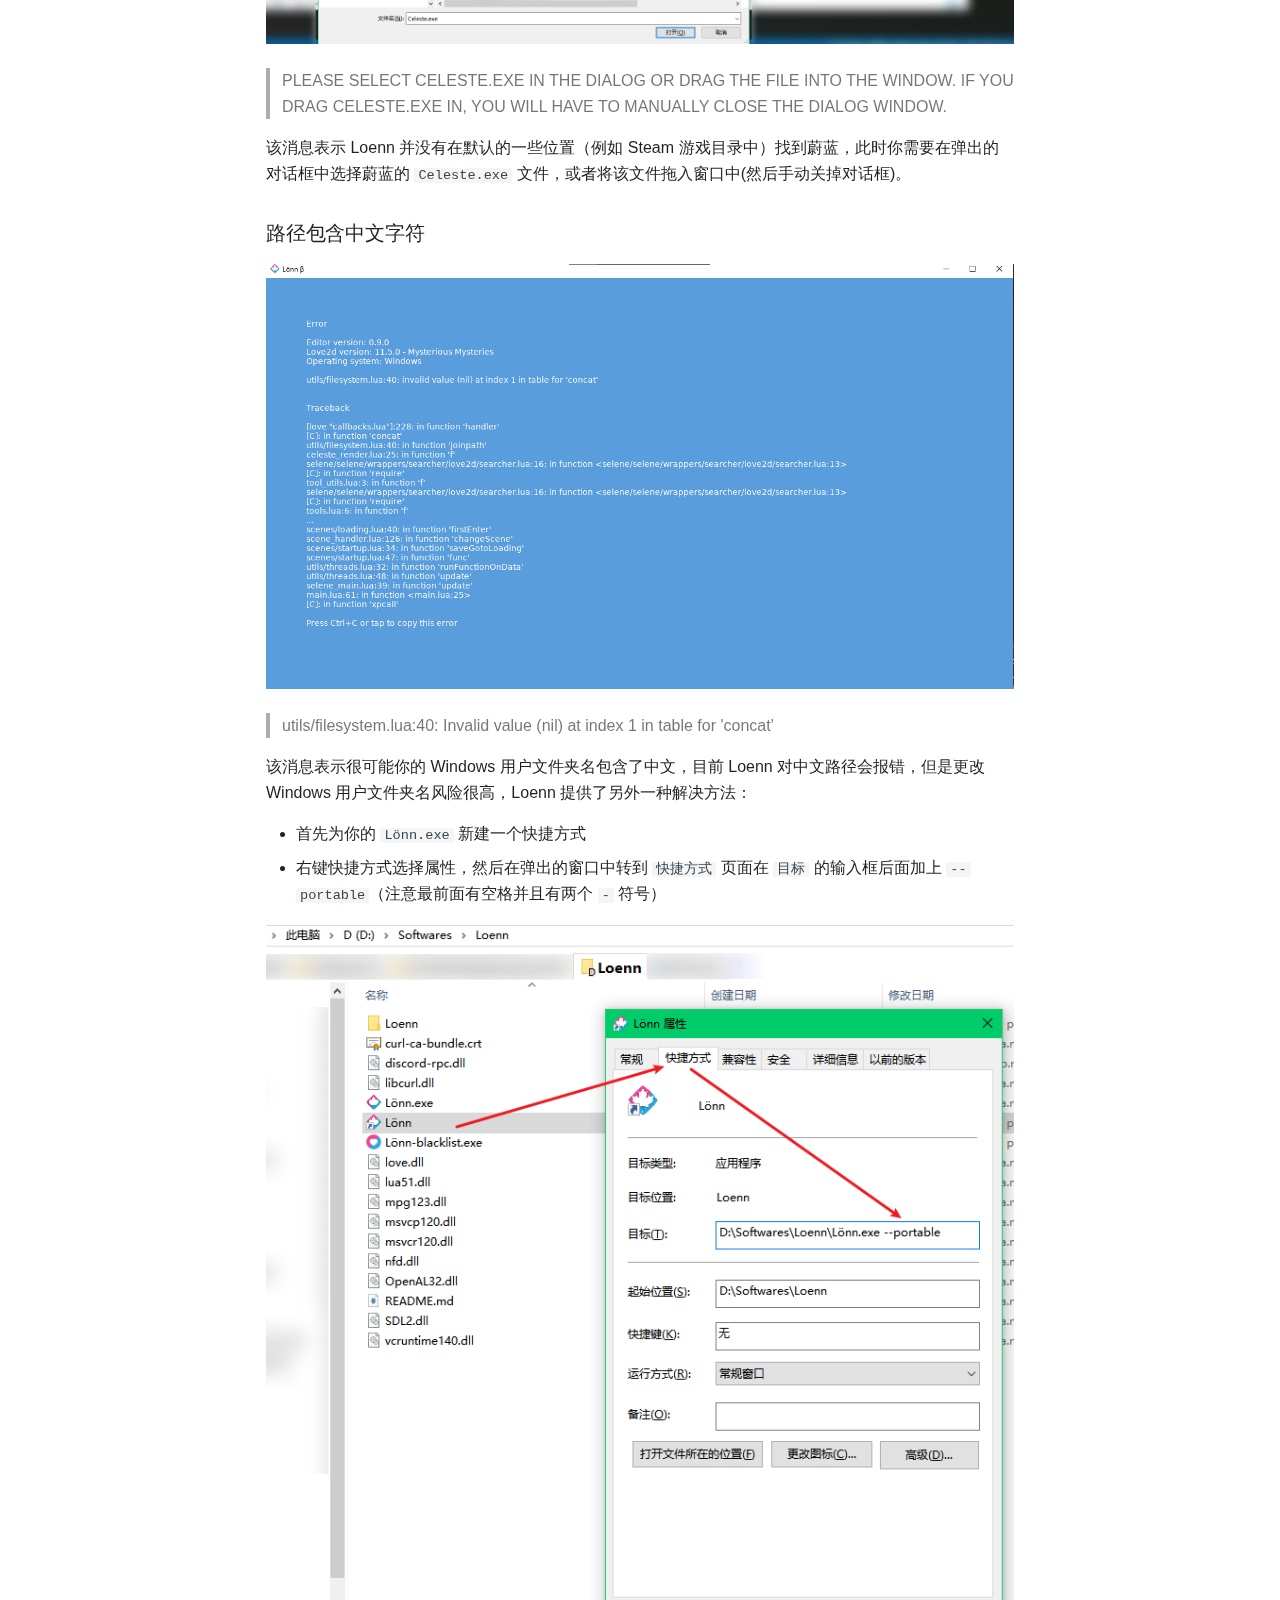
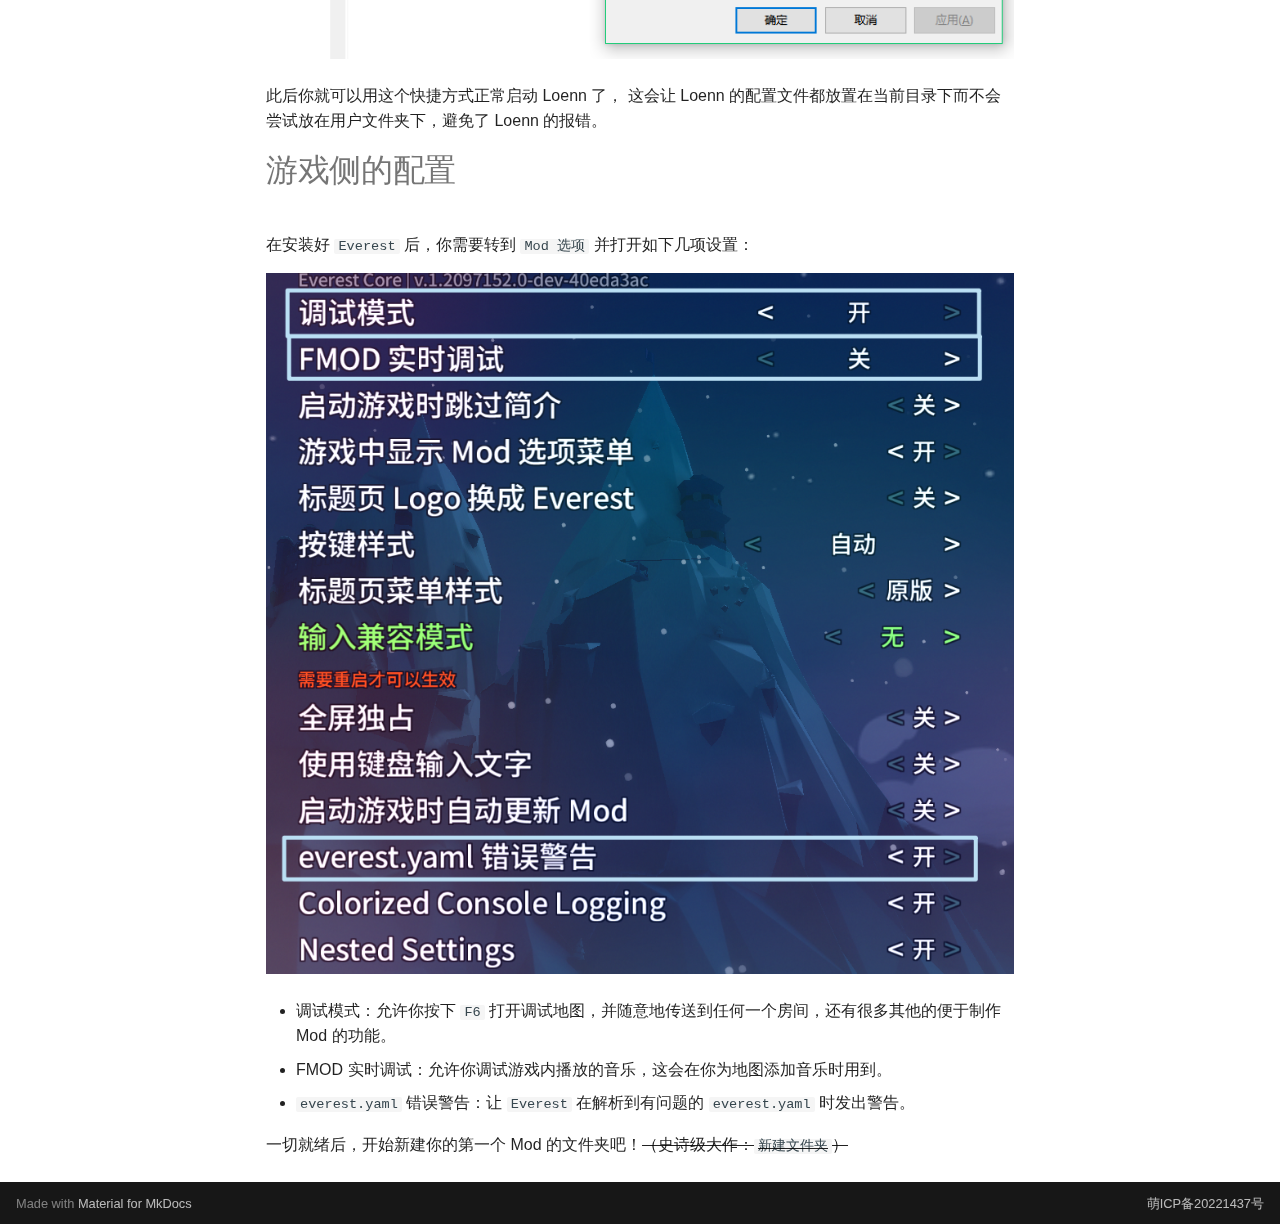
<file: mapping/basic_env/index.html>
<!doctype html>
<html lang="zh" class="no-js">
  <head>
    
      <meta charset="utf-8">
      <meta name="viewport" content="width=device-width,initial-scale=1">
      
        <meta name="description" content="Celeste Modding Tutorial">
      
      
        <meta name="author" content="Saplonily">
      
      
        <link rel="canonical" href="https://saplonily.top/celeste_modding_tutorial/mapping/basic_env/">
      
      
        <link rel="prev" href="../..">
      
      
        <link rel="next" href="../mod_structure/">
      
      
      <link rel="icon" href="../../assets/images/favicon.png">
      <meta name="generator" content="mkdocs-1.6.1, mkdocs-material-9.6.14">
    
    
      
        <title>软件安装, 游戏配置 - Celeste Mod 制作教程</title>
      
    
    
      <link rel="stylesheet" href="../../assets/stylesheets/main.342714a4.min.css">
      
        
        <link rel="stylesheet" href="../../assets/stylesheets/palette.06af60db.min.css">
      
      


    
    
      
    
    
      
    
    
      <link rel="stylesheet" href="../../css/content.css">
    
    <script>__md_scope=new URL("../..",location),__md_hash=e=>[...e].reduce(((e,_)=>(e<<5)-e+_.charCodeAt(0)),0),__md_get=(e,_=localStorage,t=__md_scope)=>JSON.parse(_.getItem(t.pathname+"."+e)),__md_set=(e,_,t=localStorage,a=__md_scope)=>{try{t.setItem(a.pathname+"."+e,JSON.stringify(_))}catch(e){}}</script>
    
      

    
    
    
  </head>
  
  
    
    
      
    
    
    
    
    <body dir="ltr" data-md-color-scheme="default" data-md-color-primary="indigo" data-md-color-accent="indigo">
  
    
    <input class="md-toggle" data-md-toggle="drawer" type="checkbox" id="__drawer" autocomplete="off">
    <input class="md-toggle" data-md-toggle="search" type="checkbox" id="__search" autocomplete="off">
    <label class="md-overlay" for="__drawer"></label>
    <div data-md-component="skip">
      
        
        <a href="#loenn" class="md-skip">
          跳转至
        </a>
      
    </div>
    <div data-md-component="announce">
      
    </div>
    
    
      

  

<header class="md-header md-header--shadow" data-md-component="header">
  <nav class="md-header__inner md-grid" aria-label="页眉">
    <a href="../.." title="Celeste Mod 制作教程" class="md-header__button md-logo" aria-label="Celeste Mod 制作教程" data-md-component="logo">
      
  <img src="../../assets/images/favicon.png" alt="logo">

    </a>
    <label class="md-header__button md-icon" for="__drawer">
      
      <svg xmlns="http://www.w3.org/2000/svg" viewBox="0 0 24 24"><path d="M3 6h18v2H3zm0 5h18v2H3zm0 5h18v2H3z"/></svg>
    </label>
    <div class="md-header__title" data-md-component="header-title">
      <div class="md-header__ellipsis">
        <div class="md-header__topic">
          <span class="md-ellipsis">
            Celeste Mod 制作教程
          </span>
        </div>
        <div class="md-header__topic" data-md-component="header-topic">
          <span class="md-ellipsis">
            
              软件安装, 游戏配置
            
          </span>
        </div>
      </div>
    </div>
    
      
        <form class="md-header__option" data-md-component="palette">
  
    
    
    
    <input class="md-option" data-md-color-media="(prefers-color-scheme)" data-md-color-scheme="default" data-md-color-primary="indigo" data-md-color-accent="indigo"  aria-label="Switch to light mode"  type="radio" name="__palette" id="__palette_0">
    
      <label class="md-header__button md-icon" title="Switch to light mode" for="__palette_1" hidden>
        <svg xmlns="http://www.w3.org/2000/svg" viewBox="0 0 24 24"><path d="m14.3 16-.7-2h-3.2l-.7 2H7.8L11 7h2l3.2 9zM20 8.69V4h-4.69L12 .69 8.69 4H4v4.69L.69 12 4 15.31V20h4.69L12 23.31 15.31 20H20v-4.69L23.31 12zm-9.15 3.96h2.3L12 9z"/></svg>
      </label>
    
  
    
    
    
    <input class="md-option" data-md-color-media="(prefers-color-scheme: light)" data-md-color-scheme="default" data-md-color-primary="indigo" data-md-color-accent="indigo"  aria-label="Switch to dark mode"  type="radio" name="__palette" id="__palette_1">
    
      <label class="md-header__button md-icon" title="Switch to dark mode" for="__palette_2" hidden>
        <svg xmlns="http://www.w3.org/2000/svg" viewBox="0 0 24 24"><path d="M12 8a4 4 0 0 0-4 4 4 4 0 0 0 4 4 4 4 0 0 0 4-4 4 4 0 0 0-4-4m0 10a6 6 0 0 1-6-6 6 6 0 0 1 6-6 6 6 0 0 1 6 6 6 6 0 0 1-6 6m8-9.31V4h-4.69L12 .69 8.69 4H4v4.69L.69 12 4 15.31V20h4.69L12 23.31 15.31 20H20v-4.69L23.31 12z"/></svg>
      </label>
    
  
    
    
    
    <input class="md-option" data-md-color-media="(prefers-color-scheme: dark)" data-md-color-scheme="slate" data-md-color-primary="indigo" data-md-color-accent="indigo"  aria-label="Switch to system preference"  type="radio" name="__palette" id="__palette_2">
    
      <label class="md-header__button md-icon" title="Switch to system preference" for="__palette_0" hidden>
        <svg xmlns="http://www.w3.org/2000/svg" viewBox="0 0 24 24"><path d="M12 18c-.89 0-1.74-.2-2.5-.55C11.56 16.5 13 14.42 13 12s-1.44-4.5-3.5-5.45C10.26 6.2 11.11 6 12 6a6 6 0 0 1 6 6 6 6 0 0 1-6 6m8-9.31V4h-4.69L12 .69 8.69 4H4v4.69L.69 12 4 15.31V20h4.69L12 23.31 15.31 20H20v-4.69L23.31 12z"/></svg>
      </label>
    
  
</form>
      
    
    
      <script>var palette=__md_get("__palette");if(palette&&palette.color){if("(prefers-color-scheme)"===palette.color.media){var media=matchMedia("(prefers-color-scheme: light)"),input=document.querySelector(media.matches?"[data-md-color-media='(prefers-color-scheme: light)']":"[data-md-color-media='(prefers-color-scheme: dark)']");palette.color.media=input.getAttribute("data-md-color-media"),palette.color.scheme=input.getAttribute("data-md-color-scheme"),palette.color.primary=input.getAttribute("data-md-color-primary"),palette.color.accent=input.getAttribute("data-md-color-accent")}for(var[key,value]of Object.entries(palette.color))document.body.setAttribute("data-md-color-"+key,value)}</script>
    
    
    
      
      
        <label class="md-header__button md-icon" for="__search">
          
          <svg xmlns="http://www.w3.org/2000/svg" viewBox="0 0 24 24"><path d="M9.5 3A6.5 6.5 0 0 1 16 9.5c0 1.61-.59 3.09-1.56 4.23l.27.27h.79l5 5-1.5 1.5-5-5v-.79l-.27-.27A6.52 6.52 0 0 1 9.5 16 6.5 6.5 0 0 1 3 9.5 6.5 6.5 0 0 1 9.5 3m0 2C7 5 5 7 5 9.5S7 14 9.5 14 14 12 14 9.5 12 5 9.5 5"/></svg>
        </label>
        <div class="md-search" data-md-component="search" role="dialog">
  <label class="md-search__overlay" for="__search"></label>
  <div class="md-search__inner" role="search">
    <form class="md-search__form" name="search">
      <input type="text" class="md-search__input" name="query" aria-label="搜索" placeholder="搜索" autocapitalize="off" autocorrect="off" autocomplete="off" spellcheck="false" data-md-component="search-query" required>
      <label class="md-search__icon md-icon" for="__search">
        
        <svg xmlns="http://www.w3.org/2000/svg" viewBox="0 0 24 24"><path d="M9.5 3A6.5 6.5 0 0 1 16 9.5c0 1.61-.59 3.09-1.56 4.23l.27.27h.79l5 5-1.5 1.5-5-5v-.79l-.27-.27A6.52 6.52 0 0 1 9.5 16 6.5 6.5 0 0 1 3 9.5 6.5 6.5 0 0 1 9.5 3m0 2C7 5 5 7 5 9.5S7 14 9.5 14 14 12 14 9.5 12 5 9.5 5"/></svg>
        
        <svg xmlns="http://www.w3.org/2000/svg" viewBox="0 0 24 24"><path d="M20 11v2H8l5.5 5.5-1.42 1.42L4.16 12l7.92-7.92L13.5 5.5 8 11z"/></svg>
      </label>
      <nav class="md-search__options" aria-label="查找">
        
        <button type="reset" class="md-search__icon md-icon" title="清空当前内容" aria-label="清空当前内容" tabindex="-1">
          
          <svg xmlns="http://www.w3.org/2000/svg" viewBox="0 0 24 24"><path d="M19 6.41 17.59 5 12 10.59 6.41 5 5 6.41 10.59 12 5 17.59 6.41 19 12 13.41 17.59 19 19 17.59 13.41 12z"/></svg>
        </button>
      </nav>
      
    </form>
    <div class="md-search__output">
      <div class="md-search__scrollwrap" tabindex="0" data-md-scrollfix>
        <div class="md-search-result" data-md-component="search-result">
          <div class="md-search-result__meta">
            正在初始化搜索引擎
          </div>
          <ol class="md-search-result__list" role="presentation"></ol>
        </div>
      </div>
    </div>
  </div>
</div>
      
    
    
      <div class="md-header__source">
        <a href="https://github.com/Saplonily/CelesteModdingTutorial" title="前往仓库" class="md-source" data-md-component="source">
  <div class="md-source__icon md-icon">
    
    <svg xmlns="http://www.w3.org/2000/svg" viewBox="0 0 448 512"><!--! Font Awesome Free 6.7.2 by @fontawesome - https://fontawesome.com License - https://fontawesome.com/license/free (Icons: CC BY 4.0, Fonts: SIL OFL 1.1, Code: MIT License) Copyright 2024 Fonticons, Inc.--><path d="M439.55 236.05 244 40.45a28.87 28.87 0 0 0-40.81 0l-40.66 40.63 51.52 51.52c27.06-9.14 52.68 16.77 43.39 43.68l49.66 49.66c34.23-11.8 61.18 31 35.47 56.69-26.49 26.49-70.21-2.87-56-37.34L240.22 199v121.85c25.3 12.54 22.26 41.85 9.08 55a34.34 34.34 0 0 1-48.55 0c-17.57-17.6-11.07-46.91 11.25-56v-123c-20.8-8.51-24.6-30.74-18.64-45L142.57 101 8.45 235.14a28.86 28.86 0 0 0 0 40.81l195.61 195.6a28.86 28.86 0 0 0 40.8 0l194.69-194.69a28.86 28.86 0 0 0 0-40.81"/></svg>
  </div>
  <div class="md-source__repository">
    Saplonily/CelesteModdingTutorial
  </div>
</a>
      </div>
    
  </nav>
  
</header>
    
    <div class="md-container" data-md-component="container">
      
      
        
          
        
      
      <main class="md-main" data-md-component="main">
        <div class="md-main__inner md-grid">
          
            
              
              <div class="md-sidebar md-sidebar--primary" data-md-component="sidebar" data-md-type="navigation" >
                <div class="md-sidebar__scrollwrap">
                  <div class="md-sidebar__inner">
                    



<nav class="md-nav md-nav--primary" aria-label="导航栏" data-md-level="0">
  <label class="md-nav__title" for="__drawer">
    <a href="../.." title="Celeste Mod 制作教程" class="md-nav__button md-logo" aria-label="Celeste Mod 制作教程" data-md-component="logo">
      
  <img src="../../assets/images/favicon.png" alt="logo">

    </a>
    Celeste Mod 制作教程
  </label>
  
    <div class="md-nav__source">
      <a href="https://github.com/Saplonily/CelesteModdingTutorial" title="前往仓库" class="md-source" data-md-component="source">
  <div class="md-source__icon md-icon">
    
    <svg xmlns="http://www.w3.org/2000/svg" viewBox="0 0 448 512"><!--! Font Awesome Free 6.7.2 by @fontawesome - https://fontawesome.com License - https://fontawesome.com/license/free (Icons: CC BY 4.0, Fonts: SIL OFL 1.1, Code: MIT License) Copyright 2024 Fonticons, Inc.--><path d="M439.55 236.05 244 40.45a28.87 28.87 0 0 0-40.81 0l-40.66 40.63 51.52 51.52c27.06-9.14 52.68 16.77 43.39 43.68l49.66 49.66c34.23-11.8 61.18 31 35.47 56.69-26.49 26.49-70.21-2.87-56-37.34L240.22 199v121.85c25.3 12.54 22.26 41.85 9.08 55a34.34 34.34 0 0 1-48.55 0c-17.57-17.6-11.07-46.91 11.25-56v-123c-20.8-8.51-24.6-30.74-18.64-45L142.57 101 8.45 235.14a28.86 28.86 0 0 0 0 40.81l195.61 195.6a28.86 28.86 0 0 0 40.8 0l194.69-194.69a28.86 28.86 0 0 0 0-40.81"/></svg>
  </div>
  <div class="md-source__repository">
    Saplonily/CelesteModdingTutorial
  </div>
</a>
    </div>
  
  <ul class="md-nav__list" data-md-scrollfix>
    
      
      
  
  
  
  
    <li class="md-nav__item">
      <a href="../.." class="md-nav__link">
        
  
  
  <span class="md-ellipsis">
    首页
    
  </span>
  

      </a>
    </li>
  

    
      
      
  
  
    
  
  
  
    
    
    
    
    
    <li class="md-nav__item md-nav__item--active md-nav__item--nested">
      
        
        
        <input class="md-nav__toggle md-toggle " type="checkbox" id="__nav_2" checked>
        
          
          <label class="md-nav__link" for="__nav_2" id="__nav_2_label" tabindex="0">
            
  
  
  <span class="md-ellipsis">
    地图制作
    
  </span>
  

            <span class="md-nav__icon md-icon"></span>
          </label>
        
        <nav class="md-nav" data-md-level="1" aria-labelledby="__nav_2_label" aria-expanded="true">
          <label class="md-nav__title" for="__nav_2">
            <span class="md-nav__icon md-icon"></span>
            地图制作
          </label>
          <ul class="md-nav__list" data-md-scrollfix>
            
              
                
  
  
    
  
  
  
    <li class="md-nav__item md-nav__item--active">
      
      <input class="md-nav__toggle md-toggle" type="checkbox" id="__toc">
      
      
        
      
      
        <label class="md-nav__link md-nav__link--active" for="__toc">
          
  
  
  <span class="md-ellipsis">
    软件安装, 游戏配置
    
  </span>
  

          <span class="md-nav__icon md-icon"></span>
        </label>
      
      <a href="./" class="md-nav__link md-nav__link--active">
        
  
  
  <span class="md-ellipsis">
    软件安装, 游戏配置
    
  </span>
  

      </a>
      
        

<nav class="md-nav md-nav--secondary" aria-label="目录">
  
  
  
    
  
  
    <label class="md-nav__title" for="__toc">
      <span class="md-nav__icon md-icon"></span>
      目录
    </label>
    <ul class="md-nav__list" data-md-component="toc" data-md-scrollfix>
      
        <li class="md-nav__item">
  <a href="#_1" class="md-nav__link">
    <span class="md-ellipsis">
      介绍
    </span>
  </a>
  
</li>
      
        <li class="md-nav__item">
  <a href="#_2" class="md-nav__link">
    <span class="md-ellipsis">
      可能遇到的问题
    </span>
  </a>
  
    <nav class="md-nav" aria-label="可能遇到的问题">
      <ul class="md-nav__list">
        
          <li class="md-nav__item">
  <a href="#_3" class="md-nav__link">
    <span class="md-ellipsis">
      未找到蔚蓝
    </span>
  </a>
  
</li>
        
          <li class="md-nav__item">
  <a href="#_4" class="md-nav__link">
    <span class="md-ellipsis">
      路径包含中文字符
    </span>
  </a>
  
</li>
        
      </ul>
    </nav>
  
</li>
      
    </ul>
  
</nav>
      
    </li>
  

              
            
              
                
  
  
  
  
    <li class="md-nav__item">
      <a href="../mod_structure/" class="md-nav__link">
        
  
  
  <span class="md-ellipsis">
    Mod 结构
    
  </span>
  

      </a>
    </li>
  

              
            
              
                
  
  
  
  
    <li class="md-nav__item">
      <a href="../loenn_basic/" class="md-nav__link">
        
  
  
  <span class="md-ellipsis">
    Loenn 基础
    
  </span>
  

      </a>
    </li>
  

              
            
              
                
  
  
  
  
    <li class="md-nav__item">
      <a href="../room_and_meta/" class="md-nav__link">
        
  
  
  <span class="md-ellipsis">
    房间属性与元数据
    
  </span>
  

      </a>
    </li>
  

              
            
              
                
  
  
  
  
    <li class="md-nav__item">
      <a href="../reference/" class="md-nav__link">
        
  
  
  <span class="md-ellipsis">
    常用参考
    
  </span>
  

      </a>
    </li>
  

              
            
              
                
  
  
  
  
    <li class="md-nav__item">
      <a href="../dialog/" class="md-nav__link">
        
  
  
  <span class="md-ellipsis">
    Dialog
    
  </span>
  

      </a>
    </li>
  

              
            
          </ul>
        </nav>
      
    </li>
  

    
      
      
  
  
  
  
    
    
    
    
    
    <li class="md-nav__item md-nav__item--nested">
      
        
        
        <input class="md-nav__toggle md-toggle " type="checkbox" id="__nav_3" >
        
          
          <label class="md-nav__link" for="__nav_3" id="__nav_3_label" tabindex="0">
            
  
  
  <span class="md-ellipsis">
    Code Mod 制作
    
  </span>
  

            <span class="md-nav__icon md-icon"></span>
          </label>
        
        <nav class="md-nav" data-md-level="1" aria-labelledby="__nav_3_label" aria-expanded="false">
          <label class="md-nav__title" for="__nav_3">
            <span class="md-nav__icon md-icon"></span>
            Code Mod 制作
          </label>
          <ul class="md-nav__list" data-md-scrollfix>
            
              
                
  
  
  
  
    <li class="md-nav__item">
      <a href="../../code_modding/env/" class="md-nav__link">
        
  
  
  <span class="md-ellipsis">
    环境配置
    
  </span>
  

      </a>
    </li>
  

              
            
          </ul>
        </nav>
      
    </li>
  

    
  </ul>
</nav>
                  </div>
                </div>
              </div>
            
            
              
              <div class="md-sidebar md-sidebar--secondary" data-md-component="sidebar" data-md-type="toc" >
                <div class="md-sidebar__scrollwrap">
                  <div class="md-sidebar__inner">
                    

<nav class="md-nav md-nav--secondary" aria-label="目录">
  
  
  
    
  
  
    <label class="md-nav__title" for="__toc">
      <span class="md-nav__icon md-icon"></span>
      目录
    </label>
    <ul class="md-nav__list" data-md-component="toc" data-md-scrollfix>
      
        <li class="md-nav__item">
  <a href="#_1" class="md-nav__link">
    <span class="md-ellipsis">
      介绍
    </span>
  </a>
  
</li>
      
        <li class="md-nav__item">
  <a href="#_2" class="md-nav__link">
    <span class="md-ellipsis">
      可能遇到的问题
    </span>
  </a>
  
    <nav class="md-nav" aria-label="可能遇到的问题">
      <ul class="md-nav__list">
        
          <li class="md-nav__item">
  <a href="#_3" class="md-nav__link">
    <span class="md-ellipsis">
      未找到蔚蓝
    </span>
  </a>
  
</li>
        
          <li class="md-nav__item">
  <a href="#_4" class="md-nav__link">
    <span class="md-ellipsis">
      路径包含中文字符
    </span>
  </a>
  
</li>
        
      </ul>
    </nav>
  
</li>
      
    </ul>
  
</nav>
                  </div>
                </div>
              </div>
            
          
          
            <div class="md-content" data-md-component="content">
              <article class="md-content__inner md-typeset">
                
                  


  
  


<h1 id="loenn">安装 Loenn</h1>
<h2 id="_1">介绍</h2>
<p>Lönn（或者写作 Loenn） 是目前主要的蔚蓝制图软件，它是一个几年前主要的制图软件 Ahorn 的替代，不过目前 Ahorn 已停止更新，所以我们只需要关注 Loenn。<br />
Loenn 开源在 <a href="https://github.com/CelestialCartographers/Loenn">GitHub</a> 上，所以你可以选择前往 <a href="https://github.com/CelestialCartographers/Loenn/releases">GitHub Releases</a> <del>忍受极慢的速度</del>&#8203;下载，或者，前往制图群的群文件中下载，它位于 “制图工具 本体(Loenn及Ahorn)” 文件夹中。</p>
<!-- 删除线左右都要加空格或者不加, 这里似乎只能这么解决了...? -->
<hr />
<p>Loenn 支持三大桌面系统，所以一般你下载它时会遇到三种后缀的压缩包：</p>
<ul>
<li><code>Loenn-v1.0.3-windows.zip</code></li>
<li><code>Loenn-v1.0.3-macos.app.zip</code></li>
<li><code>Loenn-v1.0.3-linux.zip</code></li>
</ul>
<p>一般大概率你都在 <code>Windows</code> 平台上，此时你需要下载 <code>windows</code> 结尾的压缩包。<br />
下载完毕后，解压压缩包，然后将整个文件夹放到一个你能找到的地方，然后双击 <code>Lönn.exe</code> 就能打开 Loenn 了。此时你应该能看到它默认打开了 7a：</p>
<p><img alt="Loenn-7a" src="../imgs/loenn-7a.png" /></p>
<h2 id="_2">可能遇到的问题</h2>
<h3 id="_3">未找到蔚蓝</h3>
<p><img alt="loenn-celeste-not-found" src="../imgs/loenn-celeste-not-found.png" /></p>
<blockquote>
<p>PLEASE SELECT CELESTE.EXE IN THE DIALOG OR DRAG THE FILE INTO THE WINDOW.
IF YOU DRAG CELESTE.EXE IN, YOU WILL HAVE TO MANUALLY CLOSE THE DIALOG WINDOW.</p>
</blockquote>
<p>该消息表示 Loenn 并没有在默认的一些位置（例如 Steam 游戏目录中）找到蔚蓝，此时你需要在弹出的对话框中选择蔚蓝的 <code>Celeste.exe</code> 文件，或者将该文件拖入窗口中(然后手动关掉对话框)。</p>
<h3 id="_4">路径包含中文字符</h3>
<p><img alt="loenn-non-ascii-char" src="../imgs/loenn-non-ascii-char.png" /></p>
<blockquote>
<p>utils/filesystem.lua:40: Invalid value (nil) at index 1 in table for 'concat'</p>
</blockquote>
<p>该消息表示很可能你的 Windows 用户文件夹名包含了中文，目前 Loenn 对中文路径会报错，但是更改 Windows 用户文件夹名风险很高，Loenn 提供了另外一种解决方法：</p>
<ul>
<li>首先为你的 <code>Lönn.exe</code> 新建一个快捷方式</li>
<li>右键快捷方式选择属性，然后在弹出的窗口中转到 <code>快捷方式</code> 页面在 <code>目标</code> 的输入框后面加上 <code>--portable</code>（注意最前面有空格并且有两个 <code>-</code> 符号）</li>
</ul>
<p><img alt="loenn-shortcut" src="../imgs/loenn-shortcut.png" /></p>
<p>此后你就可以用这个快捷方式正常启动 Loenn 了，
这会让 Loenn 的配置文件都放置在当前目录下而不会尝试放在用户文件夹下，避免了 Loenn 的报错。</p>
<h1 id="_5">游戏侧的配置</h1>
<p>在安装好 <code>Everest</code> 后，你需要转到 <code>Mod 选项</code> 并打开如下几项设置：</p>
<p><img alt="eve-options" src="../imgs/eve-options.png" /></p>
<ul>
<li>调试模式：允许你按下 <code>F6</code> 打开调试地图，并随意地传送到任何一个房间，还有很多其他的便于制作 Mod 的功能。</li>
<li>FMOD 实时调试：允许你调试游戏内播放的音乐，这会在你为地图添加音乐时用到。</li>
<li><code>everest.yaml</code> 错误警告：让 <code>Everest</code> 在解析到有问题的 <code>everest.yaml</code> 时发出警告。</li>
</ul>
<p>一切就绪后，开始新建你的第一个 Mod 的文件夹吧！<del>（史诗级大作：<code>新建文件夹</code>）</del></p>












                
              </article>
            </div>
          
          
  <script>var tabs=__md_get("__tabs");if(Array.isArray(tabs))e:for(var set of document.querySelectorAll(".tabbed-set")){var labels=set.querySelector(".tabbed-labels");for(var tab of tabs)for(var label of labels.getElementsByTagName("label"))if(label.innerText.trim()===tab){var input=document.getElementById(label.htmlFor);input.checked=!0;continue e}}</script>

<script>var target=document.getElementById(location.hash.slice(1));target&&target.name&&(target.checked=target.name.startsWith("__tabbed_"))</script>
        </div>
        
      </main>
      
        <footer class="md-footer">
    <div class="md-footer-meta md-typeset">
        <div class="md-footer-meta__inner md-grid">
            <div class="md-copyright">
                Made with
                <a href="https://squidfunk.github.io/mkdocs-material/" target="_blank" rel="noopener">
                    Material for MkDocs
                </a>
            </div>
            <a href="https://icp.gov.moe/?keyword=20221437" class="md-copyright" target="_blank" rel="noopener">
                萌ICP备20221437号
            </a>
        </div>
    </div>
</footer>
      
    </div>
    <div class="md-dialog" data-md-component="dialog">
      <div class="md-dialog__inner md-typeset"></div>
    </div>
    
    
    
      
      <script id="__config" type="application/json">{"base": "../..", "features": ["content.code.copy", "content.tabs.link"], "search": "../../assets/javascripts/workers/search.d50fe291.min.js", "tags": null, "translations": {"clipboard.copied": "\u5df2\u590d\u5236", "clipboard.copy": "\u590d\u5236", "search.result.more.one": "\u5728\u8be5\u9875\u4e0a\u8fd8\u6709 1 \u4e2a\u7b26\u5408\u6761\u4ef6\u7684\u7ed3\u679c", "search.result.more.other": "\u5728\u8be5\u9875\u4e0a\u8fd8\u6709 # \u4e2a\u7b26\u5408\u6761\u4ef6\u7684\u7ed3\u679c", "search.result.none": "\u6ca1\u6709\u627e\u5230\u7b26\u5408\u6761\u4ef6\u7684\u7ed3\u679c", "search.result.one": "\u627e\u5230 1 \u4e2a\u7b26\u5408\u6761\u4ef6\u7684\u7ed3\u679c", "search.result.other": "# \u4e2a\u7b26\u5408\u6761\u4ef6\u7684\u7ed3\u679c", "search.result.placeholder": "\u952e\u5165\u4ee5\u5f00\u59cb\u641c\u7d22", "search.result.term.missing": "\u7f3a\u5c11", "select.version": "\u9009\u62e9\u5f53\u524d\u7248\u672c"}, "version": null}</script>
    
    
      <script src="../../assets/javascripts/bundle.13a4f30d.min.js"></script>
      
    
  </body>
</html>
</file>
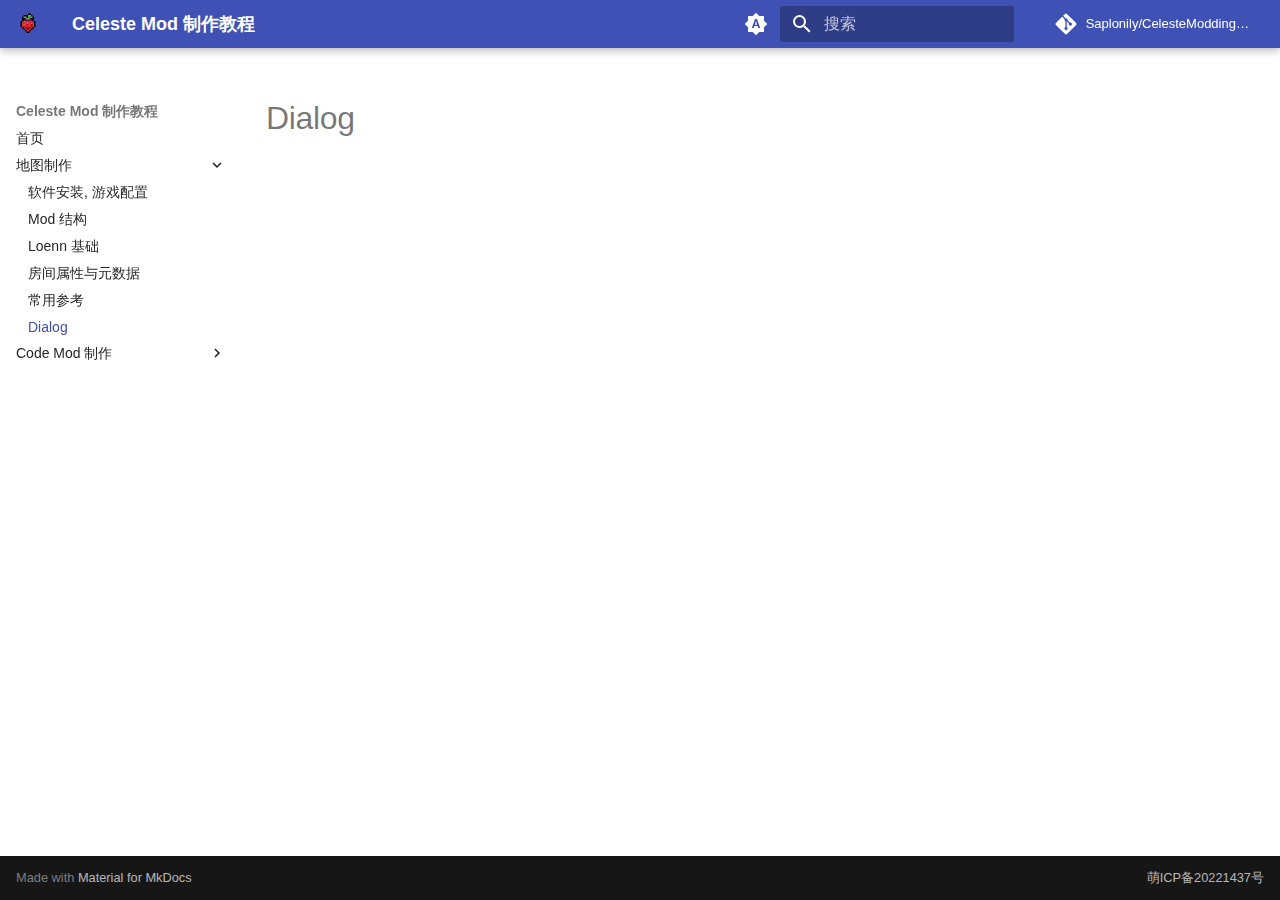
<file: mapping/dialog/index.html>
<!doctype html>
<html lang="zh" class="no-js">
  <head>
    
      <meta charset="utf-8">
      <meta name="viewport" content="width=device-width,initial-scale=1">
      
        <meta name="description" content="Celeste Modding Tutorial">
      
      
        <meta name="author" content="Saplonily">
      
      
        <link rel="canonical" href="https://saplonily.top/celeste_modding_tutorial/mapping/dialog/">
      
      
        <link rel="prev" href="../reference/">
      
      
        <link rel="next" href="../../code_modding/env/">
      
      
      <link rel="icon" href="../../assets/images/favicon.png">
      <meta name="generator" content="mkdocs-1.6.1, mkdocs-material-9.6.14">
    
    
      
        <title>Dialog - Celeste Mod 制作教程</title>
      
    
    
      <link rel="stylesheet" href="../../assets/stylesheets/main.342714a4.min.css">
      
        
        <link rel="stylesheet" href="../../assets/stylesheets/palette.06af60db.min.css">
      
      


    
    
      
    
    
      
    
    
      <link rel="stylesheet" href="../../css/content.css">
    
    <script>__md_scope=new URL("../..",location),__md_hash=e=>[...e].reduce(((e,_)=>(e<<5)-e+_.charCodeAt(0)),0),__md_get=(e,_=localStorage,t=__md_scope)=>JSON.parse(_.getItem(t.pathname+"."+e)),__md_set=(e,_,t=localStorage,a=__md_scope)=>{try{t.setItem(a.pathname+"."+e,JSON.stringify(_))}catch(e){}}</script>
    
      

    
    
    
  </head>
  
  
    
    
      
    
    
    
    
    <body dir="ltr" data-md-color-scheme="default" data-md-color-primary="indigo" data-md-color-accent="indigo">
  
    
    <input class="md-toggle" data-md-toggle="drawer" type="checkbox" id="__drawer" autocomplete="off">
    <input class="md-toggle" data-md-toggle="search" type="checkbox" id="__search" autocomplete="off">
    <label class="md-overlay" for="__drawer"></label>
    <div data-md-component="skip">
      
    </div>
    <div data-md-component="announce">
      
    </div>
    
    
      

  

<header class="md-header md-header--shadow" data-md-component="header">
  <nav class="md-header__inner md-grid" aria-label="页眉">
    <a href="../.." title="Celeste Mod 制作教程" class="md-header__button md-logo" aria-label="Celeste Mod 制作教程" data-md-component="logo">
      
  <img src="../../assets/images/favicon.png" alt="logo">

    </a>
    <label class="md-header__button md-icon" for="__drawer">
      
      <svg xmlns="http://www.w3.org/2000/svg" viewBox="0 0 24 24"><path d="M3 6h18v2H3zm0 5h18v2H3zm0 5h18v2H3z"/></svg>
    </label>
    <div class="md-header__title" data-md-component="header-title">
      <div class="md-header__ellipsis">
        <div class="md-header__topic">
          <span class="md-ellipsis">
            Celeste Mod 制作教程
          </span>
        </div>
        <div class="md-header__topic" data-md-component="header-topic">
          <span class="md-ellipsis">
            
              Dialog
            
          </span>
        </div>
      </div>
    </div>
    
      
        <form class="md-header__option" data-md-component="palette">
  
    
    
    
    <input class="md-option" data-md-color-media="(prefers-color-scheme)" data-md-color-scheme="default" data-md-color-primary="indigo" data-md-color-accent="indigo"  aria-label="Switch to light mode"  type="radio" name="__palette" id="__palette_0">
    
      <label class="md-header__button md-icon" title="Switch to light mode" for="__palette_1" hidden>
        <svg xmlns="http://www.w3.org/2000/svg" viewBox="0 0 24 24"><path d="m14.3 16-.7-2h-3.2l-.7 2H7.8L11 7h2l3.2 9zM20 8.69V4h-4.69L12 .69 8.69 4H4v4.69L.69 12 4 15.31V20h4.69L12 23.31 15.31 20H20v-4.69L23.31 12zm-9.15 3.96h2.3L12 9z"/></svg>
      </label>
    
  
    
    
    
    <input class="md-option" data-md-color-media="(prefers-color-scheme: light)" data-md-color-scheme="default" data-md-color-primary="indigo" data-md-color-accent="indigo"  aria-label="Switch to dark mode"  type="radio" name="__palette" id="__palette_1">
    
      <label class="md-header__button md-icon" title="Switch to dark mode" for="__palette_2" hidden>
        <svg xmlns="http://www.w3.org/2000/svg" viewBox="0 0 24 24"><path d="M12 8a4 4 0 0 0-4 4 4 4 0 0 0 4 4 4 4 0 0 0 4-4 4 4 0 0 0-4-4m0 10a6 6 0 0 1-6-6 6 6 0 0 1 6-6 6 6 0 0 1 6 6 6 6 0 0 1-6 6m8-9.31V4h-4.69L12 .69 8.69 4H4v4.69L.69 12 4 15.31V20h4.69L12 23.31 15.31 20H20v-4.69L23.31 12z"/></svg>
      </label>
    
  
    
    
    
    <input class="md-option" data-md-color-media="(prefers-color-scheme: dark)" data-md-color-scheme="slate" data-md-color-primary="indigo" data-md-color-accent="indigo"  aria-label="Switch to system preference"  type="radio" name="__palette" id="__palette_2">
    
      <label class="md-header__button md-icon" title="Switch to system preference" for="__palette_0" hidden>
        <svg xmlns="http://www.w3.org/2000/svg" viewBox="0 0 24 24"><path d="M12 18c-.89 0-1.74-.2-2.5-.55C11.56 16.5 13 14.42 13 12s-1.44-4.5-3.5-5.45C10.26 6.2 11.11 6 12 6a6 6 0 0 1 6 6 6 6 0 0 1-6 6m8-9.31V4h-4.69L12 .69 8.69 4H4v4.69L.69 12 4 15.31V20h4.69L12 23.31 15.31 20H20v-4.69L23.31 12z"/></svg>
      </label>
    
  
</form>
      
    
    
      <script>var palette=__md_get("__palette");if(palette&&palette.color){if("(prefers-color-scheme)"===palette.color.media){var media=matchMedia("(prefers-color-scheme: light)"),input=document.querySelector(media.matches?"[data-md-color-media='(prefers-color-scheme: light)']":"[data-md-color-media='(prefers-color-scheme: dark)']");palette.color.media=input.getAttribute("data-md-color-media"),palette.color.scheme=input.getAttribute("data-md-color-scheme"),palette.color.primary=input.getAttribute("data-md-color-primary"),palette.color.accent=input.getAttribute("data-md-color-accent")}for(var[key,value]of Object.entries(palette.color))document.body.setAttribute("data-md-color-"+key,value)}</script>
    
    
    
      
      
        <label class="md-header__button md-icon" for="__search">
          
          <svg xmlns="http://www.w3.org/2000/svg" viewBox="0 0 24 24"><path d="M9.5 3A6.5 6.5 0 0 1 16 9.5c0 1.61-.59 3.09-1.56 4.23l.27.27h.79l5 5-1.5 1.5-5-5v-.79l-.27-.27A6.52 6.52 0 0 1 9.5 16 6.5 6.5 0 0 1 3 9.5 6.5 6.5 0 0 1 9.5 3m0 2C7 5 5 7 5 9.5S7 14 9.5 14 14 12 14 9.5 12 5 9.5 5"/></svg>
        </label>
        <div class="md-search" data-md-component="search" role="dialog">
  <label class="md-search__overlay" for="__search"></label>
  <div class="md-search__inner" role="search">
    <form class="md-search__form" name="search">
      <input type="text" class="md-search__input" name="query" aria-label="搜索" placeholder="搜索" autocapitalize="off" autocorrect="off" autocomplete="off" spellcheck="false" data-md-component="search-query" required>
      <label class="md-search__icon md-icon" for="__search">
        
        <svg xmlns="http://www.w3.org/2000/svg" viewBox="0 0 24 24"><path d="M9.5 3A6.5 6.5 0 0 1 16 9.5c0 1.61-.59 3.09-1.56 4.23l.27.27h.79l5 5-1.5 1.5-5-5v-.79l-.27-.27A6.52 6.52 0 0 1 9.5 16 6.5 6.5 0 0 1 3 9.5 6.5 6.5 0 0 1 9.5 3m0 2C7 5 5 7 5 9.5S7 14 9.5 14 14 12 14 9.5 12 5 9.5 5"/></svg>
        
        <svg xmlns="http://www.w3.org/2000/svg" viewBox="0 0 24 24"><path d="M20 11v2H8l5.5 5.5-1.42 1.42L4.16 12l7.92-7.92L13.5 5.5 8 11z"/></svg>
      </label>
      <nav class="md-search__options" aria-label="查找">
        
        <button type="reset" class="md-search__icon md-icon" title="清空当前内容" aria-label="清空当前内容" tabindex="-1">
          
          <svg xmlns="http://www.w3.org/2000/svg" viewBox="0 0 24 24"><path d="M19 6.41 17.59 5 12 10.59 6.41 5 5 6.41 10.59 12 5 17.59 6.41 19 12 13.41 17.59 19 19 17.59 13.41 12z"/></svg>
        </button>
      </nav>
      
    </form>
    <div class="md-search__output">
      <div class="md-search__scrollwrap" tabindex="0" data-md-scrollfix>
        <div class="md-search-result" data-md-component="search-result">
          <div class="md-search-result__meta">
            正在初始化搜索引擎
          </div>
          <ol class="md-search-result__list" role="presentation"></ol>
        </div>
      </div>
    </div>
  </div>
</div>
      
    
    
      <div class="md-header__source">
        <a href="https://github.com/Saplonily/CelesteModdingTutorial" title="前往仓库" class="md-source" data-md-component="source">
  <div class="md-source__icon md-icon">
    
    <svg xmlns="http://www.w3.org/2000/svg" viewBox="0 0 448 512"><!--! Font Awesome Free 6.7.2 by @fontawesome - https://fontawesome.com License - https://fontawesome.com/license/free (Icons: CC BY 4.0, Fonts: SIL OFL 1.1, Code: MIT License) Copyright 2024 Fonticons, Inc.--><path d="M439.55 236.05 244 40.45a28.87 28.87 0 0 0-40.81 0l-40.66 40.63 51.52 51.52c27.06-9.14 52.68 16.77 43.39 43.68l49.66 49.66c34.23-11.8 61.18 31 35.47 56.69-26.49 26.49-70.21-2.87-56-37.34L240.22 199v121.85c25.3 12.54 22.26 41.85 9.08 55a34.34 34.34 0 0 1-48.55 0c-17.57-17.6-11.07-46.91 11.25-56v-123c-20.8-8.51-24.6-30.74-18.64-45L142.57 101 8.45 235.14a28.86 28.86 0 0 0 0 40.81l195.61 195.6a28.86 28.86 0 0 0 40.8 0l194.69-194.69a28.86 28.86 0 0 0 0-40.81"/></svg>
  </div>
  <div class="md-source__repository">
    Saplonily/CelesteModdingTutorial
  </div>
</a>
      </div>
    
  </nav>
  
</header>
    
    <div class="md-container" data-md-component="container">
      
      
        
          
        
      
      <main class="md-main" data-md-component="main">
        <div class="md-main__inner md-grid">
          
            
              
              <div class="md-sidebar md-sidebar--primary" data-md-component="sidebar" data-md-type="navigation" >
                <div class="md-sidebar__scrollwrap">
                  <div class="md-sidebar__inner">
                    



<nav class="md-nav md-nav--primary" aria-label="导航栏" data-md-level="0">
  <label class="md-nav__title" for="__drawer">
    <a href="../.." title="Celeste Mod 制作教程" class="md-nav__button md-logo" aria-label="Celeste Mod 制作教程" data-md-component="logo">
      
  <img src="../../assets/images/favicon.png" alt="logo">

    </a>
    Celeste Mod 制作教程
  </label>
  
    <div class="md-nav__source">
      <a href="https://github.com/Saplonily/CelesteModdingTutorial" title="前往仓库" class="md-source" data-md-component="source">
  <div class="md-source__icon md-icon">
    
    <svg xmlns="http://www.w3.org/2000/svg" viewBox="0 0 448 512"><!--! Font Awesome Free 6.7.2 by @fontawesome - https://fontawesome.com License - https://fontawesome.com/license/free (Icons: CC BY 4.0, Fonts: SIL OFL 1.1, Code: MIT License) Copyright 2024 Fonticons, Inc.--><path d="M439.55 236.05 244 40.45a28.87 28.87 0 0 0-40.81 0l-40.66 40.63 51.52 51.52c27.06-9.14 52.68 16.77 43.39 43.68l49.66 49.66c34.23-11.8 61.18 31 35.47 56.69-26.49 26.49-70.21-2.87-56-37.34L240.22 199v121.85c25.3 12.54 22.26 41.85 9.08 55a34.34 34.34 0 0 1-48.55 0c-17.57-17.6-11.07-46.91 11.25-56v-123c-20.8-8.51-24.6-30.74-18.64-45L142.57 101 8.45 235.14a28.86 28.86 0 0 0 0 40.81l195.61 195.6a28.86 28.86 0 0 0 40.8 0l194.69-194.69a28.86 28.86 0 0 0 0-40.81"/></svg>
  </div>
  <div class="md-source__repository">
    Saplonily/CelesteModdingTutorial
  </div>
</a>
    </div>
  
  <ul class="md-nav__list" data-md-scrollfix>
    
      
      
  
  
  
  
    <li class="md-nav__item">
      <a href="../.." class="md-nav__link">
        
  
  
  <span class="md-ellipsis">
    首页
    
  </span>
  

      </a>
    </li>
  

    
      
      
  
  
    
  
  
  
    
    
    
    
    
    <li class="md-nav__item md-nav__item--active md-nav__item--nested">
      
        
        
        <input class="md-nav__toggle md-toggle " type="checkbox" id="__nav_2" checked>
        
          
          <label class="md-nav__link" for="__nav_2" id="__nav_2_label" tabindex="0">
            
  
  
  <span class="md-ellipsis">
    地图制作
    
  </span>
  

            <span class="md-nav__icon md-icon"></span>
          </label>
        
        <nav class="md-nav" data-md-level="1" aria-labelledby="__nav_2_label" aria-expanded="true">
          <label class="md-nav__title" for="__nav_2">
            <span class="md-nav__icon md-icon"></span>
            地图制作
          </label>
          <ul class="md-nav__list" data-md-scrollfix>
            
              
                
  
  
  
  
    <li class="md-nav__item">
      <a href="../basic_env/" class="md-nav__link">
        
  
  
  <span class="md-ellipsis">
    软件安装, 游戏配置
    
  </span>
  

      </a>
    </li>
  

              
            
              
                
  
  
  
  
    <li class="md-nav__item">
      <a href="../mod_structure/" class="md-nav__link">
        
  
  
  <span class="md-ellipsis">
    Mod 结构
    
  </span>
  

      </a>
    </li>
  

              
            
              
                
  
  
  
  
    <li class="md-nav__item">
      <a href="../loenn_basic/" class="md-nav__link">
        
  
  
  <span class="md-ellipsis">
    Loenn 基础
    
  </span>
  

      </a>
    </li>
  

              
            
              
                
  
  
  
  
    <li class="md-nav__item">
      <a href="../room_and_meta/" class="md-nav__link">
        
  
  
  <span class="md-ellipsis">
    房间属性与元数据
    
  </span>
  

      </a>
    </li>
  

              
            
              
                
  
  
  
  
    <li class="md-nav__item">
      <a href="../reference/" class="md-nav__link">
        
  
  
  <span class="md-ellipsis">
    常用参考
    
  </span>
  

      </a>
    </li>
  

              
            
              
                
  
  
    
  
  
  
    <li class="md-nav__item md-nav__item--active">
      
      <input class="md-nav__toggle md-toggle" type="checkbox" id="__toc">
      
      
      
      <a href="./" class="md-nav__link md-nav__link--active">
        
  
  
  <span class="md-ellipsis">
    Dialog
    
  </span>
  

      </a>
      
    </li>
  

              
            
          </ul>
        </nav>
      
    </li>
  

    
      
      
  
  
  
  
    
    
    
    
    
    <li class="md-nav__item md-nav__item--nested">
      
        
        
        <input class="md-nav__toggle md-toggle " type="checkbox" id="__nav_3" >
        
          
          <label class="md-nav__link" for="__nav_3" id="__nav_3_label" tabindex="0">
            
  
  
  <span class="md-ellipsis">
    Code Mod 制作
    
  </span>
  

            <span class="md-nav__icon md-icon"></span>
          </label>
        
        <nav class="md-nav" data-md-level="1" aria-labelledby="__nav_3_label" aria-expanded="false">
          <label class="md-nav__title" for="__nav_3">
            <span class="md-nav__icon md-icon"></span>
            Code Mod 制作
          </label>
          <ul class="md-nav__list" data-md-scrollfix>
            
              
                
  
  
  
  
    <li class="md-nav__item">
      <a href="../../code_modding/env/" class="md-nav__link">
        
  
  
  <span class="md-ellipsis">
    环境配置
    
  </span>
  

      </a>
    </li>
  

              
            
          </ul>
        </nav>
      
    </li>
  

    
  </ul>
</nav>
                  </div>
                </div>
              </div>
            
            
              
              <div class="md-sidebar md-sidebar--secondary" data-md-component="sidebar" data-md-type="toc" >
                <div class="md-sidebar__scrollwrap">
                  <div class="md-sidebar__inner">
                    

<nav class="md-nav md-nav--secondary" aria-label="目录">
  
  
  
  
</nav>
                  </div>
                </div>
              </div>
            
          
          
            <div class="md-content" data-md-component="content">
              <article class="md-content__inner md-typeset">
                
                  


  
  


  <h1>Dialog</h1>














                
              </article>
            </div>
          
          
  <script>var tabs=__md_get("__tabs");if(Array.isArray(tabs))e:for(var set of document.querySelectorAll(".tabbed-set")){var labels=set.querySelector(".tabbed-labels");for(var tab of tabs)for(var label of labels.getElementsByTagName("label"))if(label.innerText.trim()===tab){var input=document.getElementById(label.htmlFor);input.checked=!0;continue e}}</script>

<script>var target=document.getElementById(location.hash.slice(1));target&&target.name&&(target.checked=target.name.startsWith("__tabbed_"))</script>
        </div>
        
      </main>
      
        <footer class="md-footer">
    <div class="md-footer-meta md-typeset">
        <div class="md-footer-meta__inner md-grid">
            <div class="md-copyright">
                Made with
                <a href="https://squidfunk.github.io/mkdocs-material/" target="_blank" rel="noopener">
                    Material for MkDocs
                </a>
            </div>
            <a href="https://icp.gov.moe/?keyword=20221437" class="md-copyright" target="_blank" rel="noopener">
                萌ICP备20221437号
            </a>
        </div>
    </div>
</footer>
      
    </div>
    <div class="md-dialog" data-md-component="dialog">
      <div class="md-dialog__inner md-typeset"></div>
    </div>
    
    
    
      
      <script id="__config" type="application/json">{"base": "../..", "features": ["content.code.copy", "content.tabs.link"], "search": "../../assets/javascripts/workers/search.d50fe291.min.js", "tags": null, "translations": {"clipboard.copied": "\u5df2\u590d\u5236", "clipboard.copy": "\u590d\u5236", "search.result.more.one": "\u5728\u8be5\u9875\u4e0a\u8fd8\u6709 1 \u4e2a\u7b26\u5408\u6761\u4ef6\u7684\u7ed3\u679c", "search.result.more.other": "\u5728\u8be5\u9875\u4e0a\u8fd8\u6709 # \u4e2a\u7b26\u5408\u6761\u4ef6\u7684\u7ed3\u679c", "search.result.none": "\u6ca1\u6709\u627e\u5230\u7b26\u5408\u6761\u4ef6\u7684\u7ed3\u679c", "search.result.one": "\u627e\u5230 1 \u4e2a\u7b26\u5408\u6761\u4ef6\u7684\u7ed3\u679c", "search.result.other": "# \u4e2a\u7b26\u5408\u6761\u4ef6\u7684\u7ed3\u679c", "search.result.placeholder": "\u952e\u5165\u4ee5\u5f00\u59cb\u641c\u7d22", "search.result.term.missing": "\u7f3a\u5c11", "select.version": "\u9009\u62e9\u5f53\u524d\u7248\u672c"}, "version": null}</script>
    
    
      <script src="../../assets/javascripts/bundle.13a4f30d.min.js"></script>
      
    
  </body>
</html>
</file>
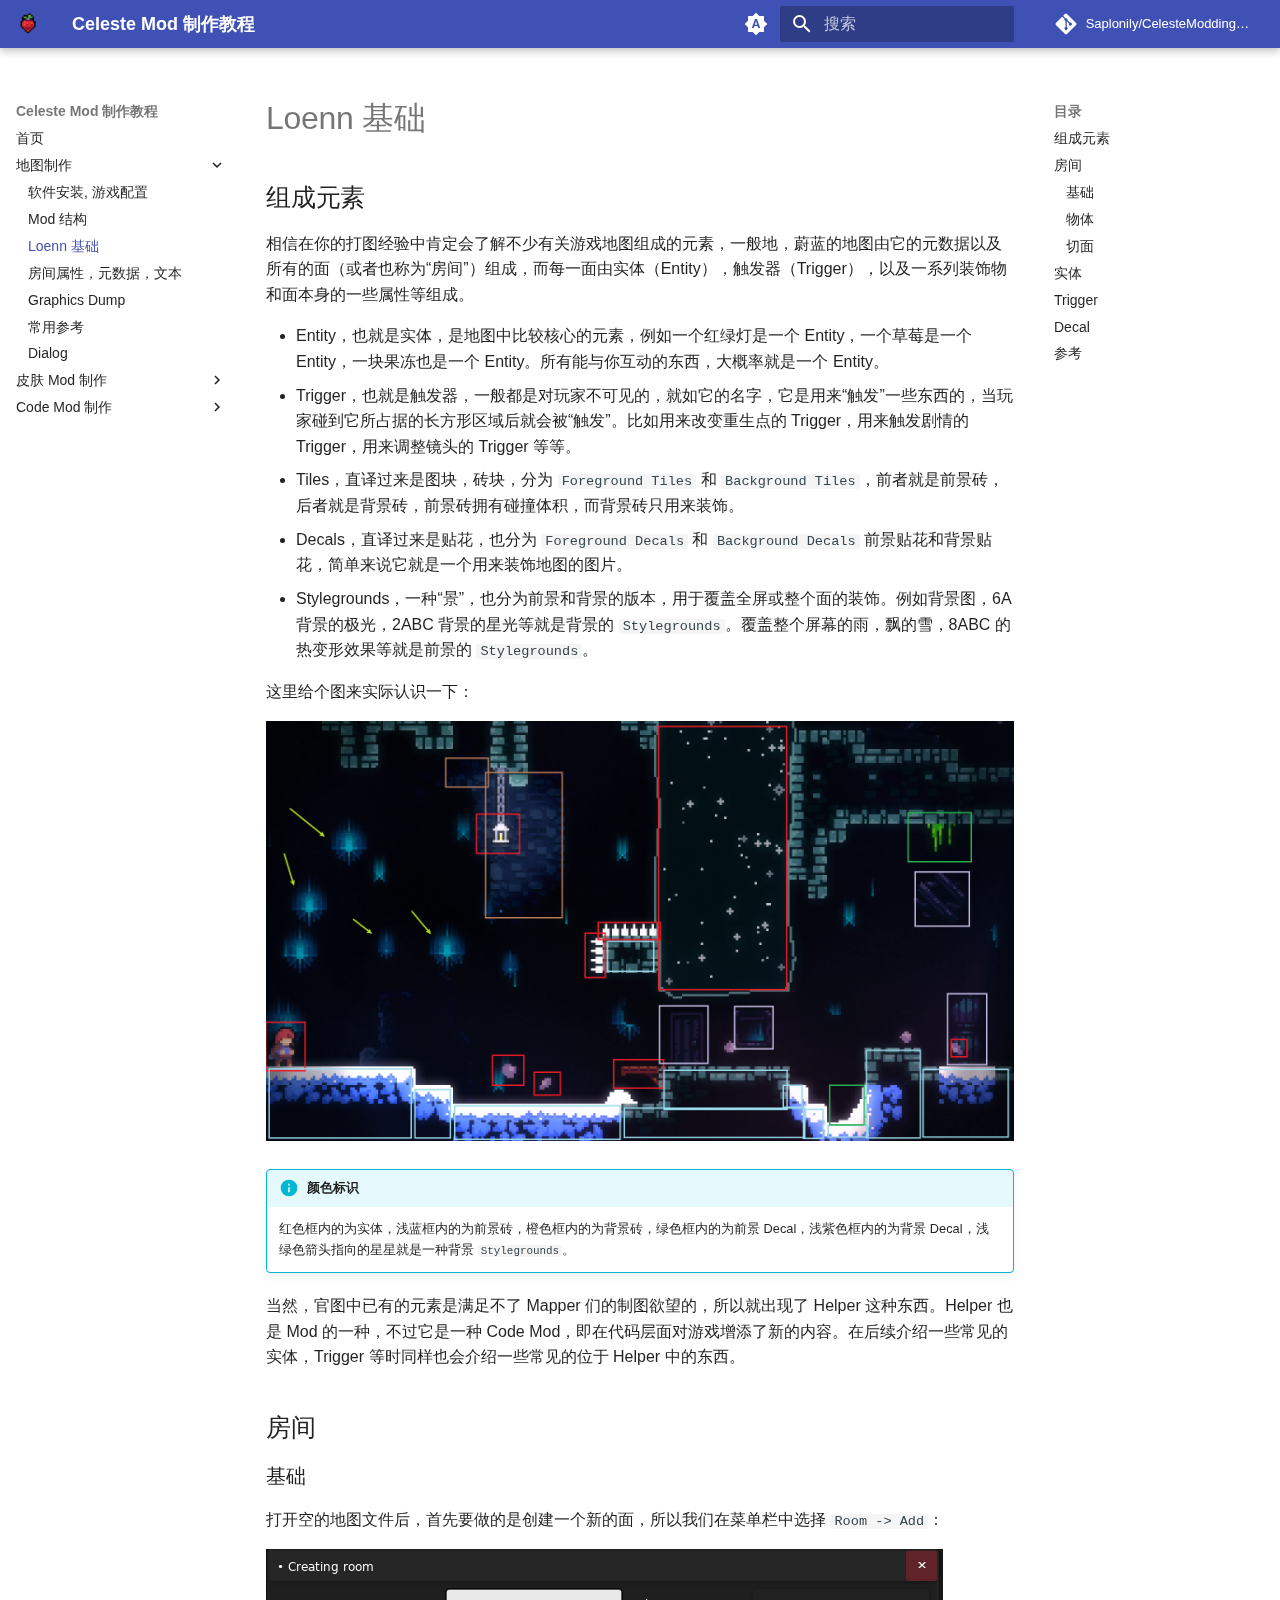
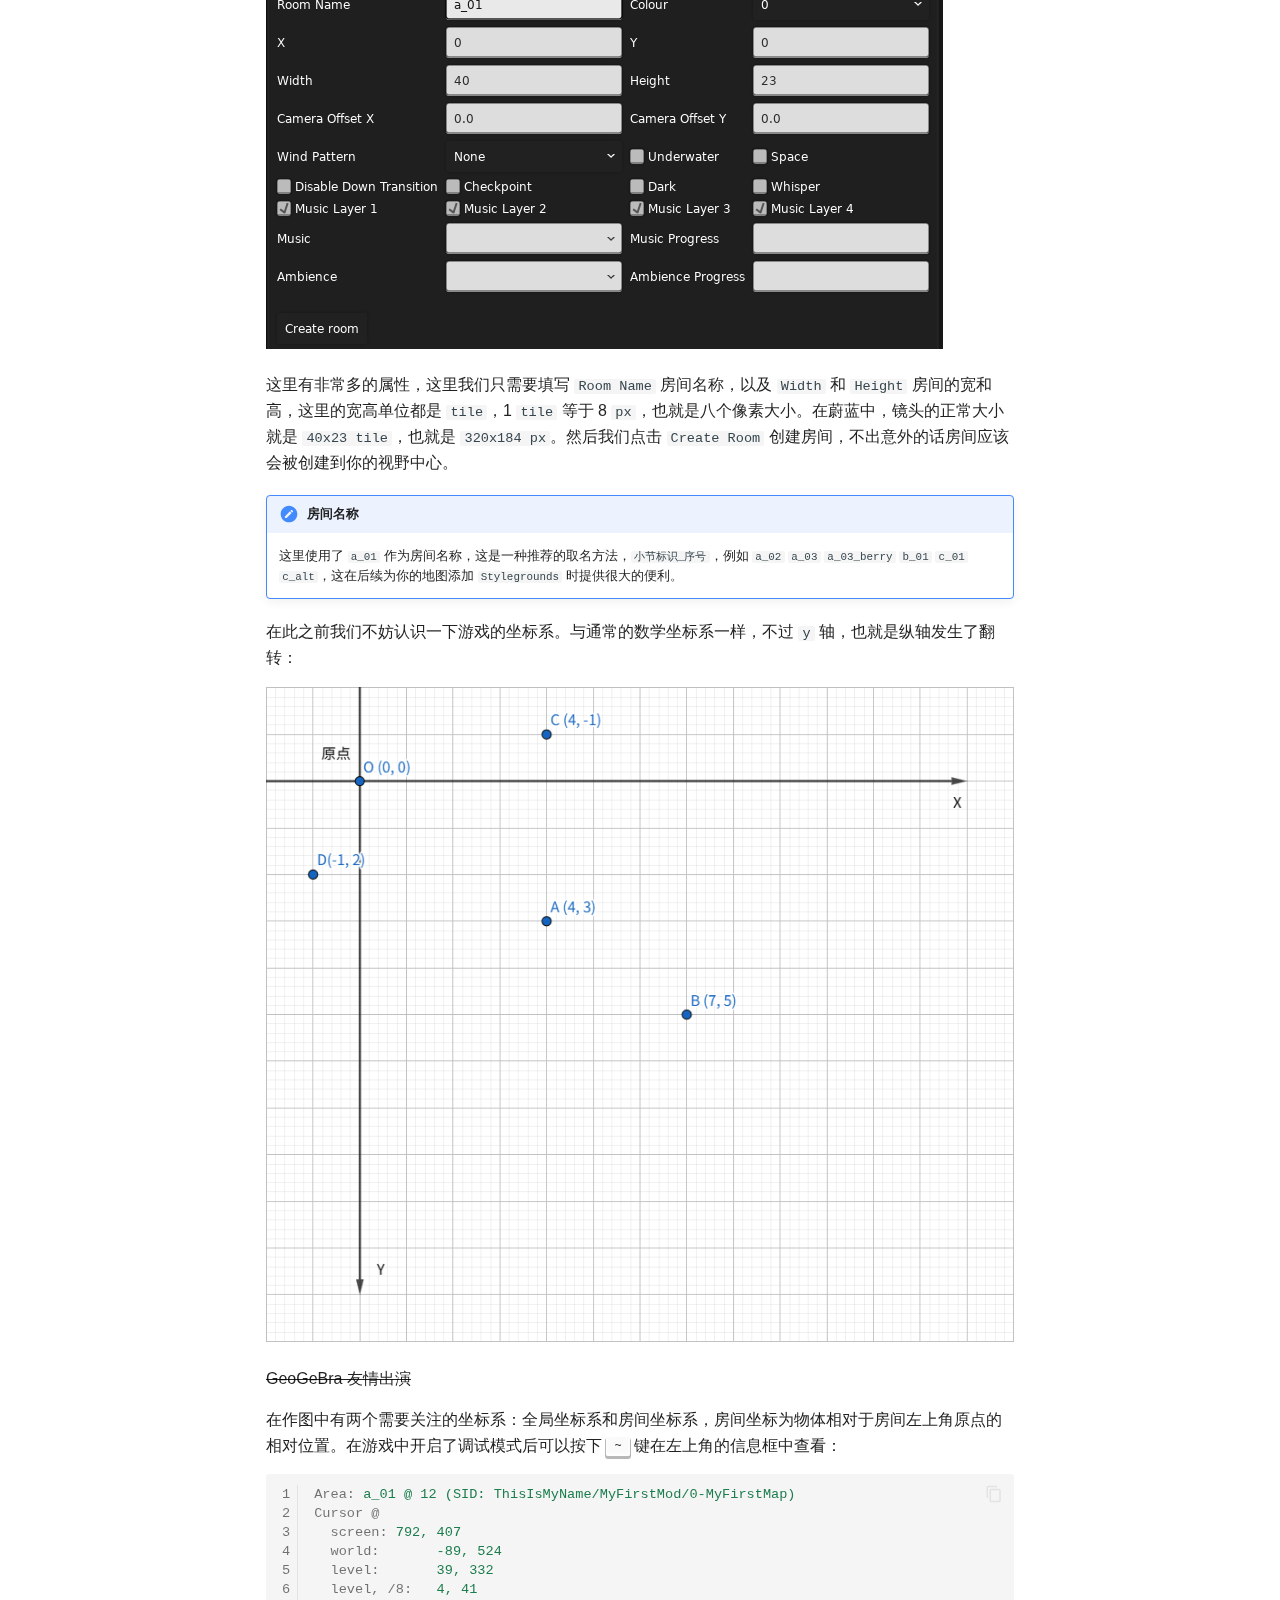
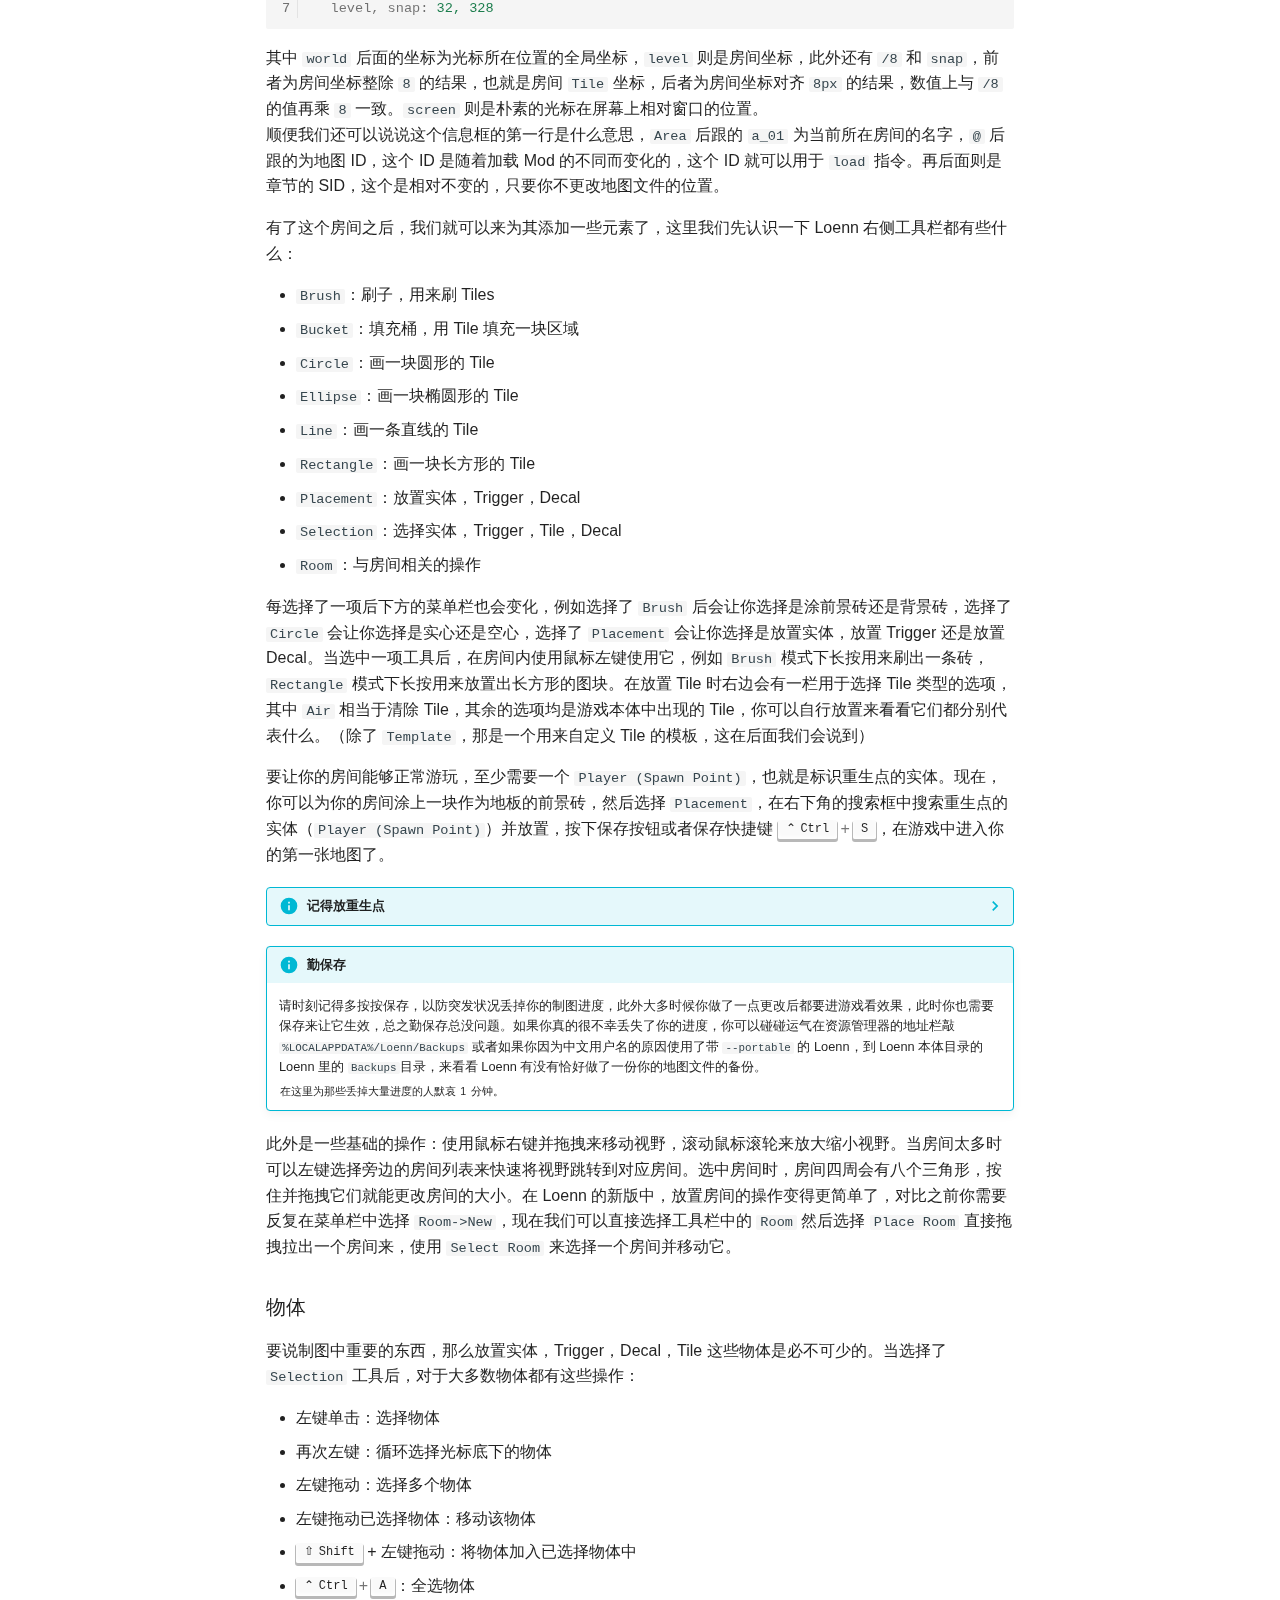
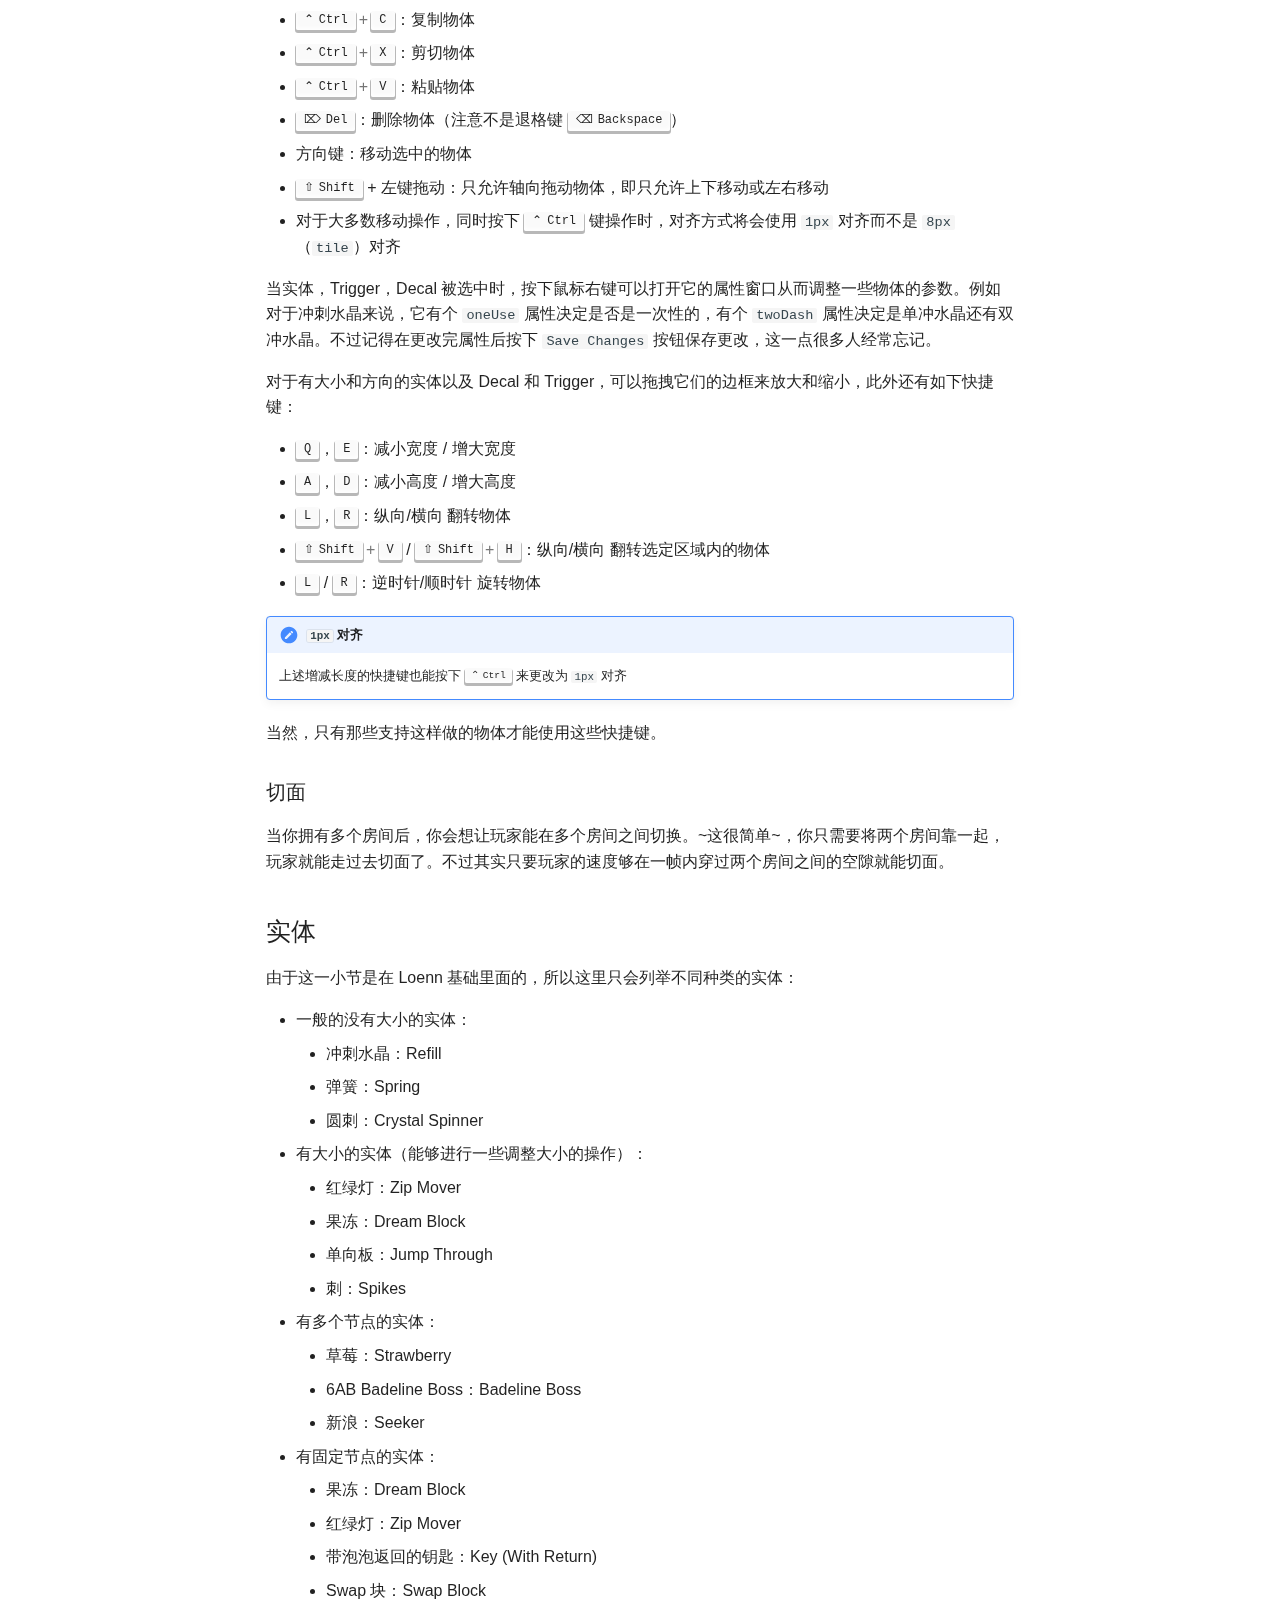
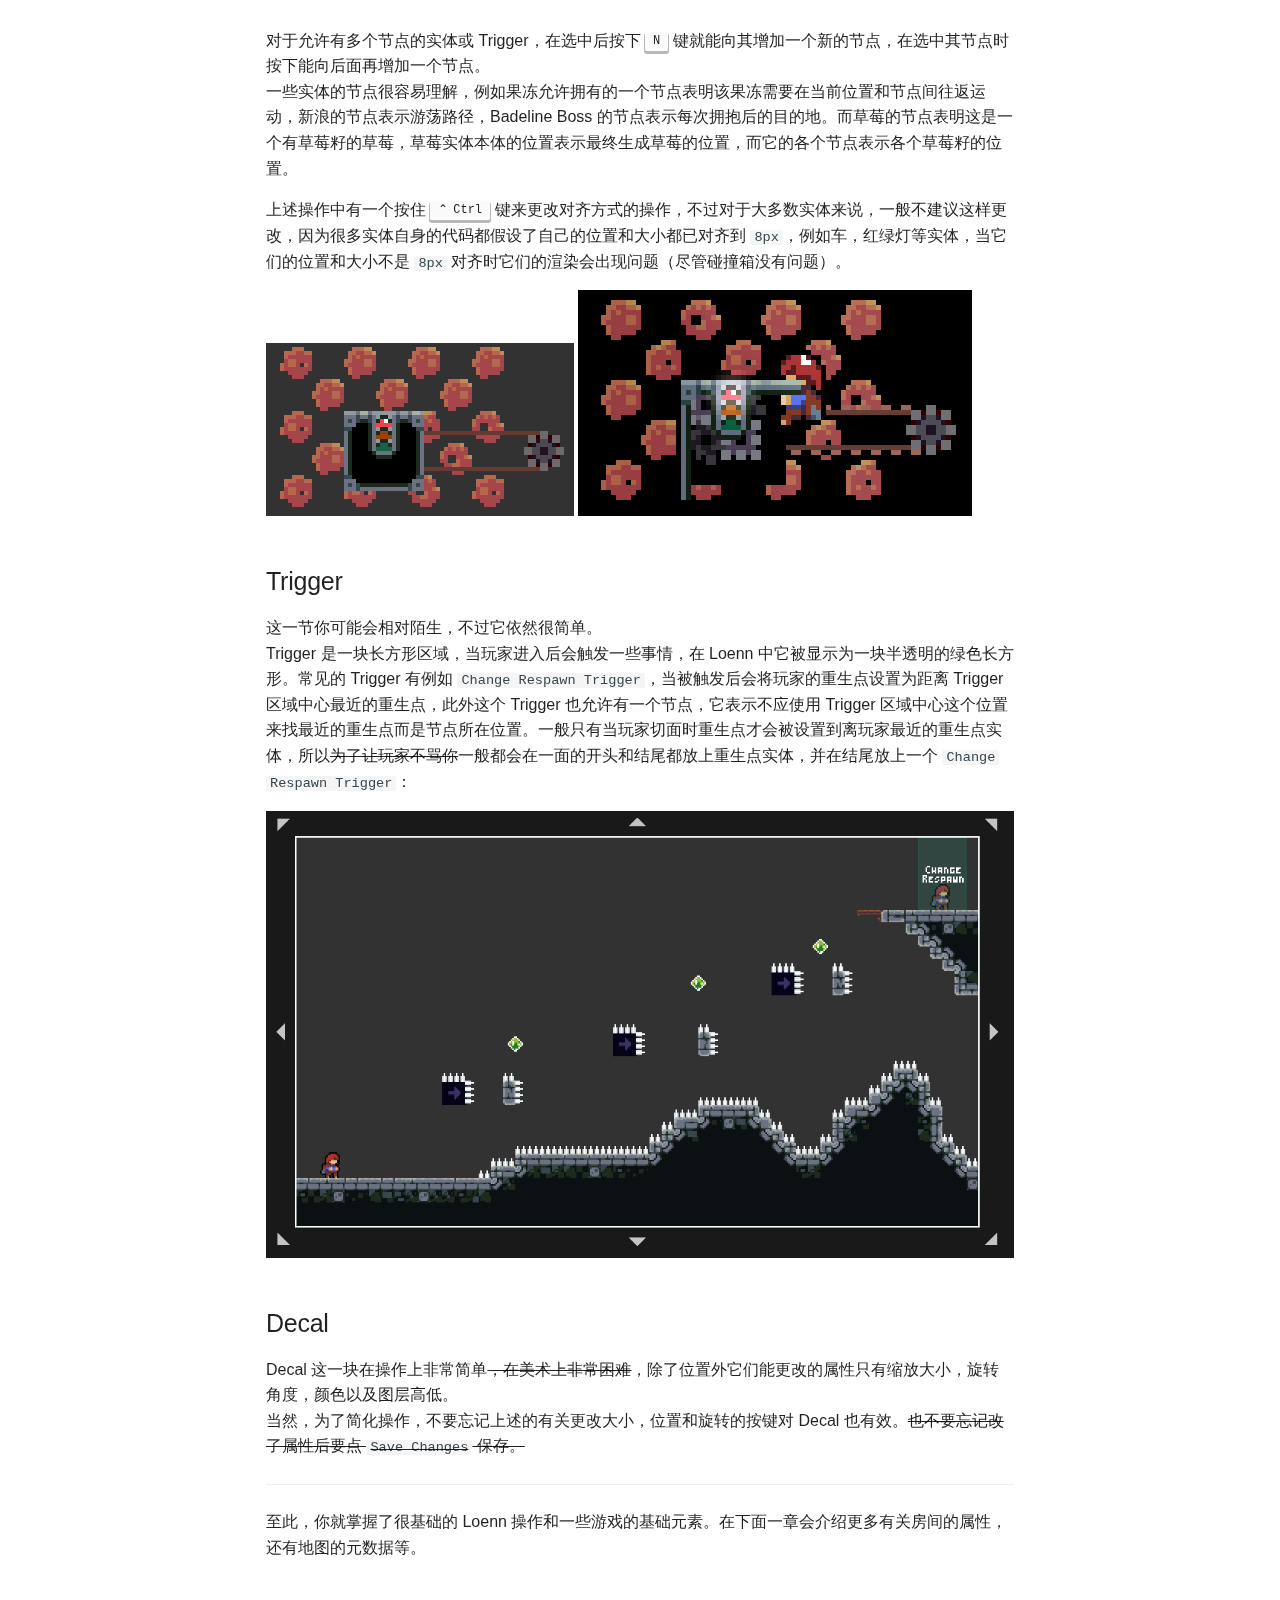
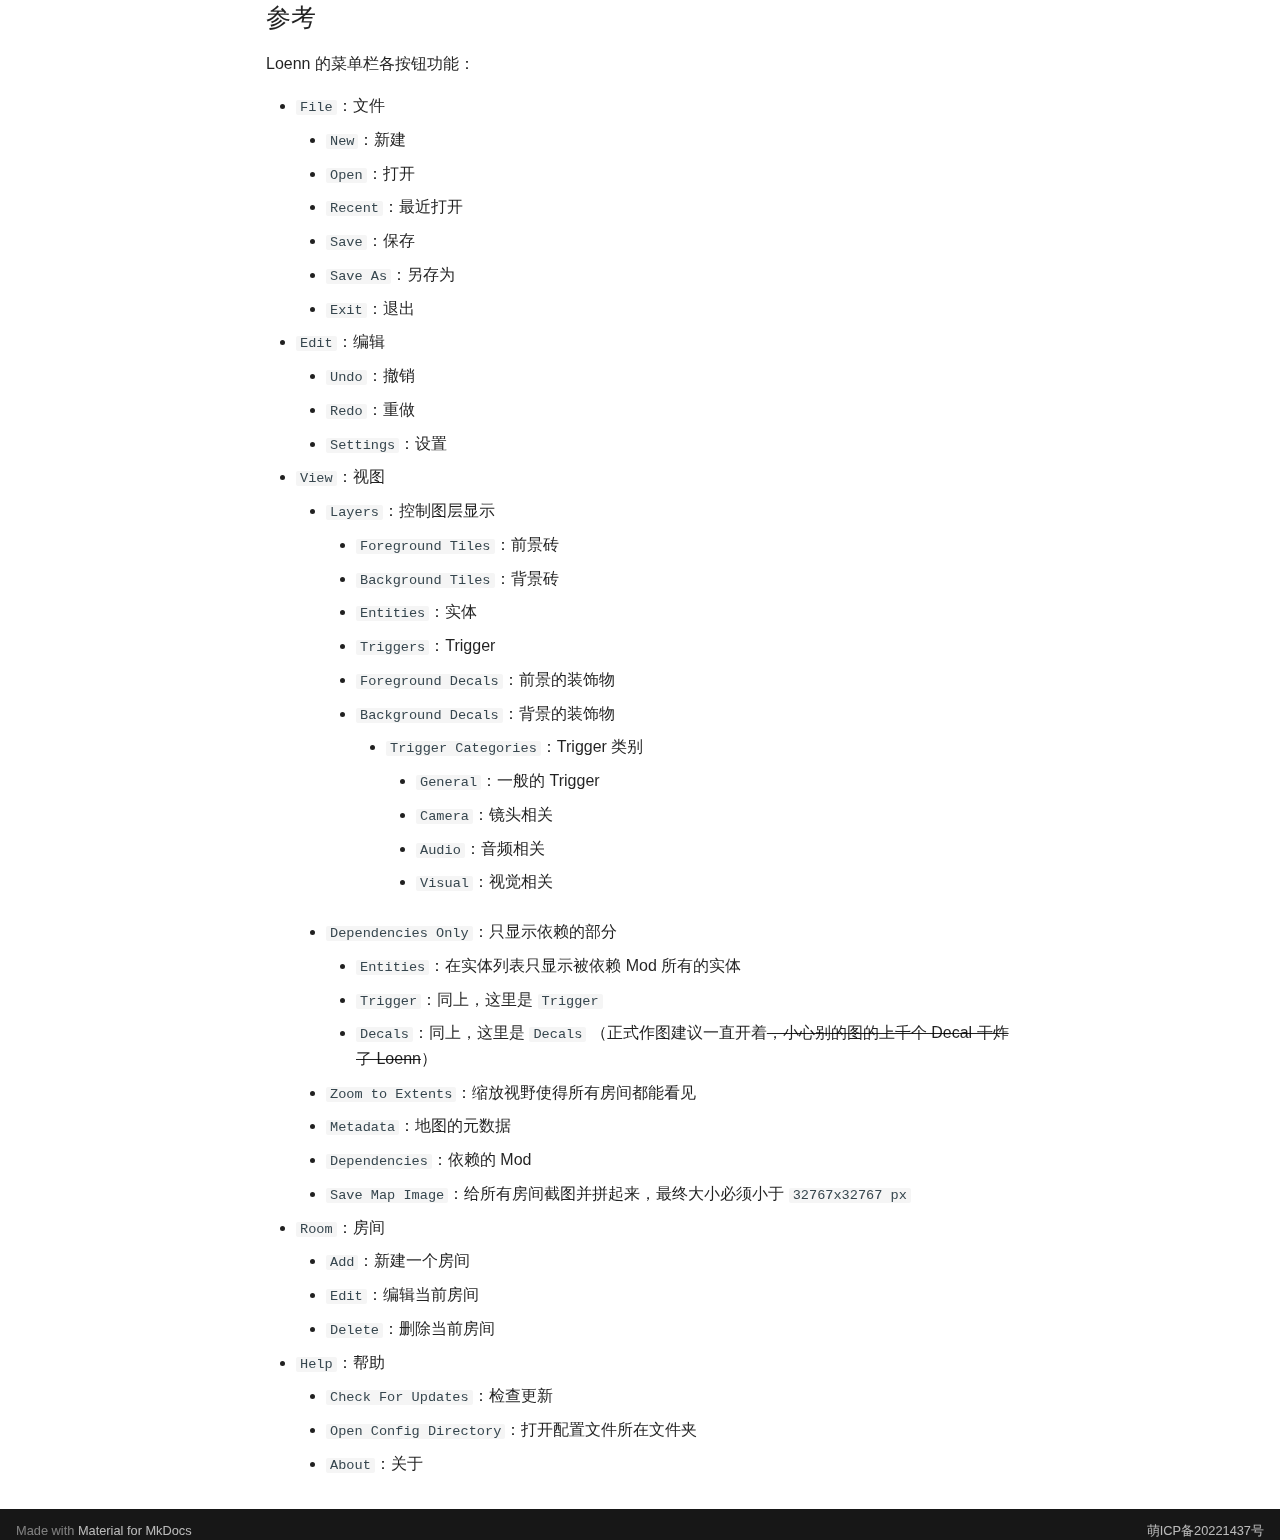
<file: mapping/loenn_basic/index.html>
<!doctype html>
<html lang="zh" class="no-js">
  <head>
    
      <meta charset="utf-8">
      <meta name="viewport" content="width=device-width,initial-scale=1">
      
        <meta name="description" content="Celeste Modding Tutorial">
      
      
        <meta name="author" content="Saplonily">
      
      
        <link rel="canonical" href="https://saplonily.top/celeste_modding_tutorial/mapping/loenn_basic/">
      
      
        <link rel="prev" href="../mod_structure/">
      
      
        <link rel="next" href="../room_meta_text/">
      
      
      <link rel="icon" href="../../assets/images/favicon.png">
      <meta name="generator" content="mkdocs-1.6.1, mkdocs-material-9.6.14">
    
    
      
        <title>Loenn 基础 - Celeste Mod 制作教程</title>
      
    
    
      <link rel="stylesheet" href="../../assets/stylesheets/main.342714a4.min.css">
      
        
        <link rel="stylesheet" href="../../assets/stylesheets/palette.06af60db.min.css">
      
      


    
    
      
    
    
      
    
    
      <link rel="stylesheet" href="../../css/content.css">
    
    <script>__md_scope=new URL("../..",location),__md_hash=e=>[...e].reduce(((e,_)=>(e<<5)-e+_.charCodeAt(0)),0),__md_get=(e,_=localStorage,t=__md_scope)=>JSON.parse(_.getItem(t.pathname+"."+e)),__md_set=(e,_,t=localStorage,a=__md_scope)=>{try{t.setItem(a.pathname+"."+e,JSON.stringify(_))}catch(e){}}</script>
    
      

    
    
    
  </head>
  
  
    
    
      
    
    
    
    
    <body dir="ltr" data-md-color-scheme="default" data-md-color-primary="indigo" data-md-color-accent="indigo">
  
    
    <input class="md-toggle" data-md-toggle="drawer" type="checkbox" id="__drawer" autocomplete="off">
    <input class="md-toggle" data-md-toggle="search" type="checkbox" id="__search" autocomplete="off">
    <label class="md-overlay" for="__drawer"></label>
    <div data-md-component="skip">
      
        
        <a href="#loenn" class="md-skip">
          跳转至
        </a>
      
    </div>
    <div data-md-component="announce">
      
    </div>
    
    
      

  

<header class="md-header md-header--shadow" data-md-component="header">
  <nav class="md-header__inner md-grid" aria-label="页眉">
    <a href="../.." title="Celeste Mod 制作教程" class="md-header__button md-logo" aria-label="Celeste Mod 制作教程" data-md-component="logo">
      
  <img src="../../assets/images/favicon.png" alt="logo">

    </a>
    <label class="md-header__button md-icon" for="__drawer">
      
      <svg xmlns="http://www.w3.org/2000/svg" viewBox="0 0 24 24"><path d="M3 6h18v2H3zm0 5h18v2H3zm0 5h18v2H3z"/></svg>
    </label>
    <div class="md-header__title" data-md-component="header-title">
      <div class="md-header__ellipsis">
        <div class="md-header__topic">
          <span class="md-ellipsis">
            Celeste Mod 制作教程
          </span>
        </div>
        <div class="md-header__topic" data-md-component="header-topic">
          <span class="md-ellipsis">
            
              Loenn 基础
            
          </span>
        </div>
      </div>
    </div>
    
      
        <form class="md-header__option" data-md-component="palette">
  
    
    
    
    <input class="md-option" data-md-color-media="(prefers-color-scheme)" data-md-color-scheme="default" data-md-color-primary="indigo" data-md-color-accent="indigo"  aria-label="Switch to light mode"  type="radio" name="__palette" id="__palette_0">
    
      <label class="md-header__button md-icon" title="Switch to light mode" for="__palette_1" hidden>
        <svg xmlns="http://www.w3.org/2000/svg" viewBox="0 0 24 24"><path d="m14.3 16-.7-2h-3.2l-.7 2H7.8L11 7h2l3.2 9zM20 8.69V4h-4.69L12 .69 8.69 4H4v4.69L.69 12 4 15.31V20h4.69L12 23.31 15.31 20H20v-4.69L23.31 12zm-9.15 3.96h2.3L12 9z"/></svg>
      </label>
    
  
    
    
    
    <input class="md-option" data-md-color-media="(prefers-color-scheme: light)" data-md-color-scheme="default" data-md-color-primary="indigo" data-md-color-accent="indigo"  aria-label="Switch to dark mode"  type="radio" name="__palette" id="__palette_1">
    
      <label class="md-header__button md-icon" title="Switch to dark mode" for="__palette_2" hidden>
        <svg xmlns="http://www.w3.org/2000/svg" viewBox="0 0 24 24"><path d="M12 8a4 4 0 0 0-4 4 4 4 0 0 0 4 4 4 4 0 0 0 4-4 4 4 0 0 0-4-4m0 10a6 6 0 0 1-6-6 6 6 0 0 1 6-6 6 6 0 0 1 6 6 6 6 0 0 1-6 6m8-9.31V4h-4.69L12 .69 8.69 4H4v4.69L.69 12 4 15.31V20h4.69L12 23.31 15.31 20H20v-4.69L23.31 12z"/></svg>
      </label>
    
  
    
    
    
    <input class="md-option" data-md-color-media="(prefers-color-scheme: dark)" data-md-color-scheme="slate" data-md-color-primary="indigo" data-md-color-accent="indigo"  aria-label="Switch to system preference"  type="radio" name="__palette" id="__palette_2">
    
      <label class="md-header__button md-icon" title="Switch to system preference" for="__palette_0" hidden>
        <svg xmlns="http://www.w3.org/2000/svg" viewBox="0 0 24 24"><path d="M12 18c-.89 0-1.74-.2-2.5-.55C11.56 16.5 13 14.42 13 12s-1.44-4.5-3.5-5.45C10.26 6.2 11.11 6 12 6a6 6 0 0 1 6 6 6 6 0 0 1-6 6m8-9.31V4h-4.69L12 .69 8.69 4H4v4.69L.69 12 4 15.31V20h4.69L12 23.31 15.31 20H20v-4.69L23.31 12z"/></svg>
      </label>
    
  
</form>
      
    
    
      <script>var palette=__md_get("__palette");if(palette&&palette.color){if("(prefers-color-scheme)"===palette.color.media){var media=matchMedia("(prefers-color-scheme: light)"),input=document.querySelector(media.matches?"[data-md-color-media='(prefers-color-scheme: light)']":"[data-md-color-media='(prefers-color-scheme: dark)']");palette.color.media=input.getAttribute("data-md-color-media"),palette.color.scheme=input.getAttribute("data-md-color-scheme"),palette.color.primary=input.getAttribute("data-md-color-primary"),palette.color.accent=input.getAttribute("data-md-color-accent")}for(var[key,value]of Object.entries(palette.color))document.body.setAttribute("data-md-color-"+key,value)}</script>
    
    
    
      
      
        <label class="md-header__button md-icon" for="__search">
          
          <svg xmlns="http://www.w3.org/2000/svg" viewBox="0 0 24 24"><path d="M9.5 3A6.5 6.5 0 0 1 16 9.5c0 1.61-.59 3.09-1.56 4.23l.27.27h.79l5 5-1.5 1.5-5-5v-.79l-.27-.27A6.52 6.52 0 0 1 9.5 16 6.5 6.5 0 0 1 3 9.5 6.5 6.5 0 0 1 9.5 3m0 2C7 5 5 7 5 9.5S7 14 9.5 14 14 12 14 9.5 12 5 9.5 5"/></svg>
        </label>
        <div class="md-search" data-md-component="search" role="dialog">
  <label class="md-search__overlay" for="__search"></label>
  <div class="md-search__inner" role="search">
    <form class="md-search__form" name="search">
      <input type="text" class="md-search__input" name="query" aria-label="搜索" placeholder="搜索" autocapitalize="off" autocorrect="off" autocomplete="off" spellcheck="false" data-md-component="search-query" required>
      <label class="md-search__icon md-icon" for="__search">
        
        <svg xmlns="http://www.w3.org/2000/svg" viewBox="0 0 24 24"><path d="M9.5 3A6.5 6.5 0 0 1 16 9.5c0 1.61-.59 3.09-1.56 4.23l.27.27h.79l5 5-1.5 1.5-5-5v-.79l-.27-.27A6.52 6.52 0 0 1 9.5 16 6.5 6.5 0 0 1 3 9.5 6.5 6.5 0 0 1 9.5 3m0 2C7 5 5 7 5 9.5S7 14 9.5 14 14 12 14 9.5 12 5 9.5 5"/></svg>
        
        <svg xmlns="http://www.w3.org/2000/svg" viewBox="0 0 24 24"><path d="M20 11v2H8l5.5 5.5-1.42 1.42L4.16 12l7.92-7.92L13.5 5.5 8 11z"/></svg>
      </label>
      <nav class="md-search__options" aria-label="查找">
        
        <button type="reset" class="md-search__icon md-icon" title="清空当前内容" aria-label="清空当前内容" tabindex="-1">
          
          <svg xmlns="http://www.w3.org/2000/svg" viewBox="0 0 24 24"><path d="M19 6.41 17.59 5 12 10.59 6.41 5 5 6.41 10.59 12 5 17.59 6.41 19 12 13.41 17.59 19 19 17.59 13.41 12z"/></svg>
        </button>
      </nav>
      
    </form>
    <div class="md-search__output">
      <div class="md-search__scrollwrap" tabindex="0" data-md-scrollfix>
        <div class="md-search-result" data-md-component="search-result">
          <div class="md-search-result__meta">
            正在初始化搜索引擎
          </div>
          <ol class="md-search-result__list" role="presentation"></ol>
        </div>
      </div>
    </div>
  </div>
</div>
      
    
    
      <div class="md-header__source">
        <a href="https://github.com/Saplonily/CelesteModdingTutorial" title="前往仓库" class="md-source" data-md-component="source">
  <div class="md-source__icon md-icon">
    
    <svg xmlns="http://www.w3.org/2000/svg" viewBox="0 0 448 512"><!--! Font Awesome Free 6.7.2 by @fontawesome - https://fontawesome.com License - https://fontawesome.com/license/free (Icons: CC BY 4.0, Fonts: SIL OFL 1.1, Code: MIT License) Copyright 2024 Fonticons, Inc.--><path d="M439.55 236.05 244 40.45a28.87 28.87 0 0 0-40.81 0l-40.66 40.63 51.52 51.52c27.06-9.14 52.68 16.77 43.39 43.68l49.66 49.66c34.23-11.8 61.18 31 35.47 56.69-26.49 26.49-70.21-2.87-56-37.34L240.22 199v121.85c25.3 12.54 22.26 41.85 9.08 55a34.34 34.34 0 0 1-48.55 0c-17.57-17.6-11.07-46.91 11.25-56v-123c-20.8-8.51-24.6-30.74-18.64-45L142.57 101 8.45 235.14a28.86 28.86 0 0 0 0 40.81l195.61 195.6a28.86 28.86 0 0 0 40.8 0l194.69-194.69a28.86 28.86 0 0 0 0-40.81"/></svg>
  </div>
  <div class="md-source__repository">
    Saplonily/CelesteModdingTutorial
  </div>
</a>
      </div>
    
  </nav>
  
</header>
    
    <div class="md-container" data-md-component="container">
      
      
        
          
        
      
      <main class="md-main" data-md-component="main">
        <div class="md-main__inner md-grid">
          
            
              
              <div class="md-sidebar md-sidebar--primary" data-md-component="sidebar" data-md-type="navigation" >
                <div class="md-sidebar__scrollwrap">
                  <div class="md-sidebar__inner">
                    



<nav class="md-nav md-nav--primary" aria-label="导航栏" data-md-level="0">
  <label class="md-nav__title" for="__drawer">
    <a href="../.." title="Celeste Mod 制作教程" class="md-nav__button md-logo" aria-label="Celeste Mod 制作教程" data-md-component="logo">
      
  <img src="../../assets/images/favicon.png" alt="logo">

    </a>
    Celeste Mod 制作教程
  </label>
  
    <div class="md-nav__source">
      <a href="https://github.com/Saplonily/CelesteModdingTutorial" title="前往仓库" class="md-source" data-md-component="source">
  <div class="md-source__icon md-icon">
    
    <svg xmlns="http://www.w3.org/2000/svg" viewBox="0 0 448 512"><!--! Font Awesome Free 6.7.2 by @fontawesome - https://fontawesome.com License - https://fontawesome.com/license/free (Icons: CC BY 4.0, Fonts: SIL OFL 1.1, Code: MIT License) Copyright 2024 Fonticons, Inc.--><path d="M439.55 236.05 244 40.45a28.87 28.87 0 0 0-40.81 0l-40.66 40.63 51.52 51.52c27.06-9.14 52.68 16.77 43.39 43.68l49.66 49.66c34.23-11.8 61.18 31 35.47 56.69-26.49 26.49-70.21-2.87-56-37.34L240.22 199v121.85c25.3 12.54 22.26 41.85 9.08 55a34.34 34.34 0 0 1-48.55 0c-17.57-17.6-11.07-46.91 11.25-56v-123c-20.8-8.51-24.6-30.74-18.64-45L142.57 101 8.45 235.14a28.86 28.86 0 0 0 0 40.81l195.61 195.6a28.86 28.86 0 0 0 40.8 0l194.69-194.69a28.86 28.86 0 0 0 0-40.81"/></svg>
  </div>
  <div class="md-source__repository">
    Saplonily/CelesteModdingTutorial
  </div>
</a>
    </div>
  
  <ul class="md-nav__list" data-md-scrollfix>
    
      
      
  
  
  
  
    <li class="md-nav__item">
      <a href="../.." class="md-nav__link">
        
  
  
  <span class="md-ellipsis">
    首页
    
  </span>
  

      </a>
    </li>
  

    
      
      
  
  
    
  
  
  
    
    
    
    
    
    <li class="md-nav__item md-nav__item--active md-nav__item--nested">
      
        
        
        <input class="md-nav__toggle md-toggle " type="checkbox" id="__nav_2" checked>
        
          
          <label class="md-nav__link" for="__nav_2" id="__nav_2_label" tabindex="0">
            
  
  
  <span class="md-ellipsis">
    地图制作
    
  </span>
  

            <span class="md-nav__icon md-icon"></span>
          </label>
        
        <nav class="md-nav" data-md-level="1" aria-labelledby="__nav_2_label" aria-expanded="true">
          <label class="md-nav__title" for="__nav_2">
            <span class="md-nav__icon md-icon"></span>
            地图制作
          </label>
          <ul class="md-nav__list" data-md-scrollfix>
            
              
                
  
  
  
  
    <li class="md-nav__item">
      <a href="../basic_env/" class="md-nav__link">
        
  
  
  <span class="md-ellipsis">
    软件安装, 游戏配置
    
  </span>
  

      </a>
    </li>
  

              
            
              
                
  
  
  
  
    <li class="md-nav__item">
      <a href="../mod_structure/" class="md-nav__link">
        
  
  
  <span class="md-ellipsis">
    Mod 结构
    
  </span>
  

      </a>
    </li>
  

              
            
              
                
  
  
    
  
  
  
    <li class="md-nav__item md-nav__item--active">
      
      <input class="md-nav__toggle md-toggle" type="checkbox" id="__toc">
      
      
        
      
      
        <label class="md-nav__link md-nav__link--active" for="__toc">
          
  
  
  <span class="md-ellipsis">
    Loenn 基础
    
  </span>
  

          <span class="md-nav__icon md-icon"></span>
        </label>
      
      <a href="./" class="md-nav__link md-nav__link--active">
        
  
  
  <span class="md-ellipsis">
    Loenn 基础
    
  </span>
  

      </a>
      
        

<nav class="md-nav md-nav--secondary" aria-label="目录">
  
  
  
    
  
  
    <label class="md-nav__title" for="__toc">
      <span class="md-nav__icon md-icon"></span>
      目录
    </label>
    <ul class="md-nav__list" data-md-component="toc" data-md-scrollfix>
      
        <li class="md-nav__item">
  <a href="#_1" class="md-nav__link">
    <span class="md-ellipsis">
      组成元素
    </span>
  </a>
  
</li>
      
        <li class="md-nav__item">
  <a href="#_2" class="md-nav__link">
    <span class="md-ellipsis">
      房间
    </span>
  </a>
  
    <nav class="md-nav" aria-label="房间">
      <ul class="md-nav__list">
        
          <li class="md-nav__item">
  <a href="#_3" class="md-nav__link">
    <span class="md-ellipsis">
      基础
    </span>
  </a>
  
</li>
        
          <li class="md-nav__item">
  <a href="#_4" class="md-nav__link">
    <span class="md-ellipsis">
      物体
    </span>
  </a>
  
</li>
        
          <li class="md-nav__item">
  <a href="#_5" class="md-nav__link">
    <span class="md-ellipsis">
      切面
    </span>
  </a>
  
</li>
        
      </ul>
    </nav>
  
</li>
      
        <li class="md-nav__item">
  <a href="#_6" class="md-nav__link">
    <span class="md-ellipsis">
      实体
    </span>
  </a>
  
</li>
      
        <li class="md-nav__item">
  <a href="#trigger" class="md-nav__link">
    <span class="md-ellipsis">
      Trigger
    </span>
  </a>
  
</li>
      
        <li class="md-nav__item">
  <a href="#decal" class="md-nav__link">
    <span class="md-ellipsis">
      Decal
    </span>
  </a>
  
</li>
      
        <li class="md-nav__item">
  <a href="#_7" class="md-nav__link">
    <span class="md-ellipsis">
      参考
    </span>
  </a>
  
</li>
      
    </ul>
  
</nav>
      
    </li>
  

              
            
              
                
  
  
  
  
    <li class="md-nav__item">
      <a href="../room_meta_text/" class="md-nav__link">
        
  
  
  <span class="md-ellipsis">
    房间属性，元数据，文本
    
  </span>
  

      </a>
    </li>
  

              
            
              
                
  
  
  
  
    <li class="md-nav__item">
      <a href="../../shared/graphics_dump/" class="md-nav__link">
        
  
  
  <span class="md-ellipsis">
    Graphics Dump
    
  </span>
  

      </a>
    </li>
  

              
            
              
                
  
  
  
  
    <li class="md-nav__item">
      <a href="../reference/" class="md-nav__link">
        
  
  
  <span class="md-ellipsis">
    常用参考
    
  </span>
  

      </a>
    </li>
  

              
            
              
                
  
  
  
  
    <li class="md-nav__item">
      <a href="../dialog/" class="md-nav__link">
        
  
  
  <span class="md-ellipsis">
    Dialog
    
  </span>
  

      </a>
    </li>
  

              
            
          </ul>
        </nav>
      
    </li>
  

    
      
      
  
  
  
  
    
    
    
    
    
    <li class="md-nav__item md-nav__item--nested">
      
        
        
        <input class="md-nav__toggle md-toggle " type="checkbox" id="__nav_3" >
        
          
          <label class="md-nav__link" for="__nav_3" id="__nav_3_label" tabindex="0">
            
  
  
  <span class="md-ellipsis">
    皮肤 Mod 制作
    
  </span>
  

            <span class="md-nav__icon md-icon"></span>
          </label>
        
        <nav class="md-nav" data-md-level="1" aria-labelledby="__nav_3_label" aria-expanded="false">
          <label class="md-nav__title" for="__nav_3">
            <span class="md-nav__icon md-icon"></span>
            皮肤 Mod 制作
          </label>
          <ul class="md-nav__list" data-md-scrollfix>
            
              
                
  
  
  
  
    <li class="md-nav__item">
      <a href="../../shared/graphics_dump/" class="md-nav__link">
        
  
  
  <span class="md-ellipsis">
    Graphics Dump
    
  </span>
  

      </a>
    </li>
  

              
            
          </ul>
        </nav>
      
    </li>
  

    
      
      
  
  
  
  
    
    
    
    
    
    <li class="md-nav__item md-nav__item--nested">
      
        
        
        <input class="md-nav__toggle md-toggle " type="checkbox" id="__nav_4" >
        
          
          <label class="md-nav__link" for="__nav_4" id="__nav_4_label" tabindex="0">
            
  
  
  <span class="md-ellipsis">
    Code Mod 制作
    
  </span>
  

            <span class="md-nav__icon md-icon"></span>
          </label>
        
        <nav class="md-nav" data-md-level="1" aria-labelledby="__nav_4_label" aria-expanded="false">
          <label class="md-nav__title" for="__nav_4">
            <span class="md-nav__icon md-icon"></span>
            Code Mod 制作
          </label>
          <ul class="md-nav__list" data-md-scrollfix>
            
              
                
  
  
  
  
    <li class="md-nav__item">
      <a href="../../code_modding/env/" class="md-nav__link">
        
  
  
  <span class="md-ellipsis">
    环境配置
    
  </span>
  

      </a>
    </li>
  

              
            
          </ul>
        </nav>
      
    </li>
  

    
  </ul>
</nav>
                  </div>
                </div>
              </div>
            
            
              
              <div class="md-sidebar md-sidebar--secondary" data-md-component="sidebar" data-md-type="toc" >
                <div class="md-sidebar__scrollwrap">
                  <div class="md-sidebar__inner">
                    

<nav class="md-nav md-nav--secondary" aria-label="目录">
  
  
  
    
  
  
    <label class="md-nav__title" for="__toc">
      <span class="md-nav__icon md-icon"></span>
      目录
    </label>
    <ul class="md-nav__list" data-md-component="toc" data-md-scrollfix>
      
        <li class="md-nav__item">
  <a href="#_1" class="md-nav__link">
    <span class="md-ellipsis">
      组成元素
    </span>
  </a>
  
</li>
      
        <li class="md-nav__item">
  <a href="#_2" class="md-nav__link">
    <span class="md-ellipsis">
      房间
    </span>
  </a>
  
    <nav class="md-nav" aria-label="房间">
      <ul class="md-nav__list">
        
          <li class="md-nav__item">
  <a href="#_3" class="md-nav__link">
    <span class="md-ellipsis">
      基础
    </span>
  </a>
  
</li>
        
          <li class="md-nav__item">
  <a href="#_4" class="md-nav__link">
    <span class="md-ellipsis">
      物体
    </span>
  </a>
  
</li>
        
          <li class="md-nav__item">
  <a href="#_5" class="md-nav__link">
    <span class="md-ellipsis">
      切面
    </span>
  </a>
  
</li>
        
      </ul>
    </nav>
  
</li>
      
        <li class="md-nav__item">
  <a href="#_6" class="md-nav__link">
    <span class="md-ellipsis">
      实体
    </span>
  </a>
  
</li>
      
        <li class="md-nav__item">
  <a href="#trigger" class="md-nav__link">
    <span class="md-ellipsis">
      Trigger
    </span>
  </a>
  
</li>
      
        <li class="md-nav__item">
  <a href="#decal" class="md-nav__link">
    <span class="md-ellipsis">
      Decal
    </span>
  </a>
  
</li>
      
        <li class="md-nav__item">
  <a href="#_7" class="md-nav__link">
    <span class="md-ellipsis">
      参考
    </span>
  </a>
  
</li>
      
    </ul>
  
</nav>
                  </div>
                </div>
              </div>
            
          
          
            <div class="md-content" data-md-component="content">
              <article class="md-content__inner md-typeset">
                
                  


  
  


<h1 id="loenn">Loenn 基础</h1>
<h2 id="_1">组成元素</h2>
<p>相信在你的打图经验中肯定会了解不少有关游戏地图组成的元素，一般地，蔚蓝的地图由它的元数据以及所有的面（或者也称为“房间”）组成，而每一面由实体（Entity），触发器（Trigger），以及一系列装饰物和面本身的一些属性等组成。  </p>
<ul>
<li>Entity，也就是实体，是地图中比较核心的元素，例如一个红绿灯是一个 Entity，一个草莓是一个 Entity，一块果冻也是一个 Entity。所有能与你互动的东西，大概率就是一个 Entity。</li>
<li>Trigger，也就是触发器，一般都是对玩家不可见的，就如它的名字，它是用来“触发”一些东西的，当玩家碰到它所占据的长方形区域后就会被“触发”。比如用来改变重生点的 Trigger，用来触发剧情的 Trigger，用来调整镜头的 Trigger 等等。</li>
<li>Tiles，直译过来是图块，砖块，分为 <code>Foreground Tiles</code> 和 <code>Background Tiles</code>，前者就是前景砖，后者就是背景砖，前景砖拥有碰撞体积，而背景砖只用来装饰。</li>
<li>Decals，直译过来是贴花，也分为 <code>Foreground Decals</code> 和 <code>Background Decals</code> 前景贴花和背景贴花，简单来说它就是一个用来装饰地图的图片。</li>
<li>Stylegrounds，一种“景”，也分为前景和背景的版本，用于覆盖全屏或整个面的装饰。例如背景图，6A 背景的极光，2ABC 背景的星光等就是背景的 <code>Stylegrounds</code>。覆盖整个屏幕的雨，飘的雪，8ABC 的热变形效果等就是前景的 <code>Stylegrounds</code>。</li>
</ul>
<p>这里给个图来实际认识一下：</p>
<p><img alt="2a-0" src="../imgs/2a-0.png" /></p>
<div class="admonition info">
<p class="admonition-title">颜色标识</p>
<p>红色框内的为实体，浅蓝框内的为前景砖，橙色框内的为背景砖，绿色框内的为前景 Decal，浅紫色框内的为背景 Decal，浅绿色箭头指向的星星就是一种背景 <code>Stylegrounds</code>。</p>
</div>
<p>当然，官图中已有的元素是满足不了 Mapper 们的制图欲望的，所以就出现了 Helper 这种东西。Helper 也是 Mod 的一种，不过它是一种 Code Mod，即在代码层面对游戏增添了新的内容。在后续介绍一些常见的实体，Trigger 等时同样也会介绍一些常见的位于 Helper 中的东西。</p>
<h2 id="_2">房间</h2>
<h3 id="_3">基础</h3>
<p>打开空的地图文件后，首先要做的是创建一个新的面，所以我们在菜单栏中选择 <code>Room -&gt; Add</code>：  </p>
<p><img alt="new-room" src="../imgs/new-room.png" />  </p>
<p>这里有非常多的属性，这里我们只需要填写 <code>Room Name</code> 房间名称，以及 <code>Width</code> 和 <code>Height</code> 房间的宽和高，这里的宽高单位都是 <code>tile</code>，1 <code>tile</code> 等于 8 <code>px</code>，也就是八个像素大小。在蔚蓝中，镜头的正常大小就是 <code>40x23 tile</code>，也就是 <code>320x184 px</code>。然后我们点击 <code>Create Room</code> 创建房间，不出意外的话房间应该会被创建到你的视野中心。</p>
<div class="admonition note">
<p class="admonition-title">房间名称</p>
<p>这里使用了 <code>a_01</code> 作为房间名称，这是一种推荐的取名方法，<code>小节标识_序号</code>，例如 <code>a_02</code> <code>a_03</code> <code>a_03_berry</code> <code>b_01</code> <code>c_01</code> <code>c_alt</code>，这在后续为你的地图添加 <code>Stylegrounds</code> 时提供很大的便利。</p>
</div>
<p>在此之前我们不妨认识一下游戏的坐标系。与通常的数学坐标系一样，不过 <code>y</code> 轴，也就是纵轴发生了翻转：  </p>
<p><img alt="coord-flipped" src="../imgs/coord-flipped.png" /></p>
<p><del>GeoGeBra 友情出演</del>  </p>
<p>在作图中有两个需要关注的坐标系：全局坐标系和房间坐标系，房间坐标为物体相对于房间左上角原点的相对位置。在游戏中开启了调试模式后可以按下 <span class="keys"><kbd class="key-tilde">~</kbd></span> 键在左上角的信息框中查看：</p>
<!-- ini 似乎还挺适合这个玩意的显示 -->
<div class="language-ini highlight"><table class="highlighttable"><tr><td class="linenos"><div class="linenodiv"><pre><span></span><span class="normal">1</span>
<span class="normal">2</span>
<span class="normal">3</span>
<span class="normal">4</span>
<span class="normal">5</span>
<span class="normal">6</span>
<span class="normal">7</span></pre></div></td><td class="code"><div><pre><span></span><code><span class="na">Area</span><span class="o">:</span><span class="w"> </span><span class="s">a_01 @ 12 (SID: ThisIsMyName/MyFirstMod/0-MyFirstMap)</span>
<span class="na">Cursor @</span>
<span class="w">  </span><span class="na">screen</span><span class="o">:</span><span class="w"> </span><span class="s">792, 407</span>
<span class="w">  </span><span class="na">world</span><span class="o">:</span><span class="w">       </span><span class="s">-89, 524</span>
<span class="w">  </span><span class="na">level</span><span class="o">:</span><span class="w">       </span><span class="s">39, 332</span>
<span class="w">  </span><span class="na">level, /8</span><span class="o">:</span><span class="w">   </span><span class="s">4, 41</span>
<span class="w">  </span><span class="na">level, snap</span><span class="o">:</span><span class="w"> </span><span class="s">32, 328</span>
</code></pre></div></td></tr></table></div>
<p>其中 <code>world</code> 后面的坐标为光标所在位置的全局坐标，<code>level</code> 则是房间坐标，此外还有 <code>/8</code> 和 <code>snap</code>，前者为房间坐标整除 <code>8</code> 的结果，也就是房间 <code>Tile</code> 坐标，后者为房间坐标对齐 <code>8px</code> 的结果，数值上与 <code>/8</code> 的值再乘 <code>8</code> 一致。<code>screen</code> 则是朴素的光标在屏幕上相对窗口的位置。<br />
顺便我们还可以说说这个信息框的第一行是什么意思，<code>Area</code> 后跟的 <code>a_01</code> 为当前所在房间的名字，<code>@</code> 后跟的为地图 ID，这个 ID 是随着加载 Mod 的不同而变化的，这个 ID 就可以用于 <code>load</code> 指令。再后面则是章节的 SID，这个是相对不变的，只要你不更改地图文件的位置。  </p>
<p>有了这个房间之后，我们就可以来为其添加一些元素了，这里我们先认识一下 Loenn 右侧工具栏都有些什么：</p>
<ul>
<li><code>Brush</code>：刷子，用来刷 Tiles</li>
<li><code>Bucket</code>：填充桶，用 Tile 填充一块区域</li>
<li><code>Circle</code>：画一块圆形的 Tile</li>
<li><code>Ellipse</code>：画一块椭圆形的 Tile</li>
<li><code>Line</code>：画一条直线的 Tile</li>
<li><code>Rectangle</code>：画一块长方形的 Tile</li>
<li><code>Placement</code>：放置实体，Trigger，Decal</li>
<li><code>Selection</code>：选择实体，Trigger，Tile，Decal</li>
<li><code>Room</code>：与房间相关的操作</li>
</ul>
<p>每选择了一项后下方的菜单栏也会变化，例如选择了 <code>Brush</code> 后会让你选择是涂前景砖还是背景砖，选择了 <code>Circle</code> 会让你选择是实心还是空心，选择了 <code>Placement</code> 会让你选择是放置实体，放置 Trigger 还是放置 Decal。当选中一项工具后，在房间内使用鼠标左键使用它，例如 <code>Brush</code> 模式下长按用来刷出一条砖，<code>Rectangle</code> 模式下长按用来放置出长方形的图块。在放置 Tile 时右边会有一栏用于选择 Tile 类型的选项，其中 <code>Air</code> 相当于清除 Tile，其余的选项均是游戏本体中出现的 Tile，你可以自行放置来看看它们都分别代表什么。（除了 <code>Template</code>，那是一个用来自定义 Tile 的模板，这在后面我们会说到）  </p>
<p>要让你的房间能够正常游玩，至少需要一个 <code>Player (Spawn Point)</code>，也就是标识重生点的实体。现在，你可以为你的房间涂上一块作为地板的前景砖，然后选择 <code>Placement</code>，在右下角的搜索框中搜索重生点的实体（<code>Player (Spawn Point)</code>）并放置，按下保存按钮或者保存快捷键 <span class="keys"><kbd class="key-control">Ctrl</kbd><span>+</span><kbd class="key-s">S</kbd></span>，在游戏中进入你的第一张地图了。</p>
<details class="info">
<summary>记得放重生点</summary>
<p><del>当你记得放重生点后你就已经超越大佬了</del><br />
<img alt="forgot-spawn-point" src="../imgs/forgot-spawn-point.png" /></p>
</details>
<div class="admonition info">
<p class="admonition-title">勤保存</p>
<p>请时刻记得多按按保存，以防突发状况丢掉你的制图进度，此外大多时候你做了一点更改后都要进游戏看效果，此时你也需要保存来让它生效，总之勤保存总没问题。如果你真的很不幸丢失了你的进度，你可以碰碰运气在资源管理器的地址栏敲 <code>%LOCALAPPDATA%/Loenn/Backups</code> 或者如果你因为中文用户名的原因使用了带 <code>--portable</code> 的 Loenn，到 Loenn 本体目录的 Loenn 里的 <code>Backups</code>目录，来看看 Loenn 有没有恰好做了一份你的地图文件的备份。<br />
<sub>在这里为那些丢掉大量进度的人默哀</sub> <sub>1</sub> <sub>分钟。</sub></p>
</div>
<p>此外是一些基础的操作：使用鼠标右键并拖拽来移动视野，滚动鼠标滚轮来放大缩小视野。当房间太多时可以左键选择旁边的房间列表来快速将视野跳转到对应房间。选中房间时，房间四周会有八个三角形，按住并拖拽它们就能更改房间的大小。在 Loenn 的新版中，放置房间的操作变得更简单了，对比之前你需要反复在菜单栏中选择 <code>Room-&gt;New</code>，现在我们可以直接选择工具栏中的 <code>Room</code> 然后选择 <code>Place Room</code> 直接拖拽拉出一个房间来，使用 <code>Select Room</code> 来选择一个房间并移动它。  </p>
<h3 id="_4">物体</h3>
<p>要说制图中重要的东西，那么放置实体，Trigger，Decal，Tile 这些物体是必不可少的。当选择了 <code>Selection</code> 工具后，对于大多数物体都有这些操作：</p>
<ul>
<li>左键单击：选择物体</li>
<li>再次左键：循环选择光标底下的物体</li>
<li>左键拖动：选择多个物体</li>
<li>左键拖动已选择物体：移动该物体</li>
<li><span class="keys"><kbd class="key-shift">Shift</kbd></span> + 左键拖动：将物体加入已选择物体中</li>
<li><span class="keys"><kbd class="key-control">Ctrl</kbd><span>+</span><kbd class="key-a">A</kbd></span>：全选物体</li>
<li><span class="keys"><kbd class="key-control">Ctrl</kbd><span>+</span><kbd class="key-c">C</kbd></span>：复制物体</li>
<li><span class="keys"><kbd class="key-control">Ctrl</kbd><span>+</span><kbd class="key-x">X</kbd></span>：剪切物体</li>
<li><span class="keys"><kbd class="key-control">Ctrl</kbd><span>+</span><kbd class="key-v">V</kbd></span>：粘贴物体</li>
<li><span class="keys"><kbd class="key-delete">Del</kbd></span>：删除物体（注意不是退格键 <span class="keys"><kbd class="key-backspace">Backspace</kbd></span>）</li>
<li>方向键：移动选中的物体</li>
<li><span class="keys"><kbd class="key-shift">Shift</kbd></span> + 左键拖动：只允许轴向拖动物体，即只允许上下移动或左右移动</li>
<li>对于大多数移动操作，同时按下 <span class="keys"><kbd class="key-control">Ctrl</kbd></span> 键操作时，对齐方式将会使用 <code>1px</code> 对齐而不是 <code>8px</code>（<code>tile</code>）对齐</li>
</ul>
<p>当实体，Trigger，Decal 被选中时，按下鼠标右键可以打开它的属性窗口从而调整一些物体的参数。例如对于冲刺水晶来说，它有个 <code>oneUse</code> 属性决定是否是一次性的，有个 <code>twoDash</code> 属性决定是单冲水晶还有双冲水晶。不过记得在更改完属性后按下 <code>Save Changes</code> 按钮保存更改，这一点很多人经常忘记。  </p>
<p>对于有大小和方向的实体以及 Decal 和 Trigger，可以拖拽它们的边框来放大和缩小，此外还有如下快捷键：</p>
<ul>
<li><span class="keys"><kbd class="key-q">Q</kbd></span>，<span class="keys"><kbd class="key-e">E</kbd></span>：减小宽度 / 增大宽度</li>
<li><span class="keys"><kbd class="key-a">A</kbd></span>，<span class="keys"><kbd class="key-d">D</kbd></span>：减小高度 / 增大高度</li>
<li><span class="keys"><kbd class="key-l">L</kbd></span>，<span class="keys"><kbd class="key-r">R</kbd></span>：纵向/横向 翻转物体</li>
<li><span class="keys"><kbd class="key-shift">Shift</kbd><span>+</span><kbd class="key-v">V</kbd></span> / <span class="keys"><kbd class="key-shift">Shift</kbd><span>+</span><kbd class="key-h">H</kbd></span>：纵向/横向 翻转选定区域内的物体</li>
<li><span class="keys"><kbd class="key-l">L</kbd></span> / <span class="keys"><kbd class="key-r">R</kbd></span>：逆时针/顺时针 旋转物体</li>
</ul>
<div class="admonition note">
<p class="admonition-title"><code>1px</code> 对齐</p>
<p>上述增减长度的快捷键也能按下 <span class="keys"><kbd class="key-control">Ctrl</kbd></span> 来更改为 <code>1px</code> 对齐</p>
</div>
<p>当然，只有那些支持这样做的物体才能使用这些快捷键。</p>
<h3 id="_5">切面</h3>
<p>当你拥有多个房间后，你会想让玩家能在多个房间之间切换。~这很简单~，你只需要将两个房间靠一起，玩家就能走过去切面了。不过其实只要玩家的速度够在一帧内穿过两个房间之间的空隙就能切面。</p>
<h2 id="_6">实体</h2>
<p>由于这一小节是在 Loenn 基础里面的，所以这里只会列举不同种类的实体：</p>
<ul>
<li>一般的没有大小的实体：<ul>
<li>冲刺水晶：Refill</li>
<li>弹簧：Spring</li>
<li>圆刺：Crystal Spinner</li>
</ul>
</li>
<li>有大小的实体（能够进行一些调整大小的操作）：<ul>
<li>红绿灯：Zip Mover</li>
<li>果冻：Dream Block</li>
<li>单向板：Jump Through</li>
<li>刺：Spikes</li>
</ul>
</li>
<li>有多个节点的实体：<ul>
<li>草莓：Strawberry</li>
<li>6AB Badeline Boss：Badeline Boss</li>
<li>新浪：Seeker</li>
</ul>
</li>
<li>有固定节点的实体：<ul>
<li>果冻：Dream Block</li>
<li>红绿灯：Zip Mover</li>
<li>带泡泡返回的钥匙：Key (With Return)</li>
<li>Swap 块：Swap Block</li>
</ul>
</li>
</ul>
<p>对于允许有多个节点的实体或 Trigger，在选中后按下 <span class="keys"><kbd class="key-n">N</kbd></span> 键就能向其增加一个新的节点，在选中其节点时按下能向后面再增加一个节点。<br />
一些实体的节点很容易理解，例如果冻允许拥有的一个节点表明该果冻需要在当前位置和节点间往返运动，新浪的节点表示游荡路径，Badeline Boss 的节点表示每次拥抱后的目的地。而草莓的节点表明这是一个有草莓籽的草莓，草莓实体本体的位置表示最终生成草莓的位置，而它的各个节点表示各个草莓籽的位置。  </p>
<p>上述操作中有一个按住 <span class="keys"><kbd class="key-control">Ctrl</kbd></span> 键来更改对齐方式的操作，不过对于大多数实体来说，一般不建议这样更改，因为很多实体自身的代码都假设了自己的位置和大小都已对齐到 <code>8px</code>，例如车，红绿灯等实体，当它们的位置和大小不是 <code>8px</code> 对齐时它们的渲染会出现问题（尽管碰撞箱没有问题）。  </p>
<p><img alt="non-8px-align-zipmover" src="../imgs/non-8px-align-zipmover.png" />
<img alt="non-8px-align-zipmover-ingame" src="../imgs/non-8px-align-zipmover-ingame.png" /></p>
<h2 id="trigger">Trigger</h2>
<p>这一节你可能会相对陌生，不过它依然很简单。<br />
Trigger 是一块长方形区域，当玩家进入后会触发一些事情，在 Loenn 中它被显示为一块半透明的绿色长方形。常见的 Trigger 有例如 <code>Change Respawn Trigger</code>，当被触发后会将玩家的重生点设置为距离 Trigger 区域中心最近的重生点，此外这个 Trigger 也允许有一个节点，它表示不应使用 Trigger 区域中心这个位置来找最近的重生点而是节点所在位置。一般只有当玩家切面时重生点才会被设置到离玩家最近的重生点实体，所以&#8203;<del>为了让玩家不骂你</del>&#8203;一般都会在一面的开头和结尾都放上重生点实体，并在结尾放上一个 <code>Change Respawn Trigger</code>：  </p>
<p><img alt="a-good-change-respawn-trigger" src="../imgs/a-good-change-respawn-trigger.png" /></p>
<h2 id="decal">Decal</h2>
<p>Decal 这一块在操作上非常简单&#8203;<del>，在美术上非常困难</del>&#8203;，除了位置外它们能更改的属性只有缩放大小，旋转角度，颜色以及图层高低。<br />
当然，为了简化操作，不要忘记上述的有关更改大小，位置和旋转的按键对 Decal 也有效。&#8203;<del>也不要忘记改了属性后要点 <code>Save Changes</code> 保存。</del></p>
<hr />
<p>至此，你就掌握了很基础的 Loenn 操作和一些游戏的基础元素。在下面一章会介绍更多有关房间的属性，还有地图的元数据等。</p>
<h2 id="_7">参考</h2>
<p>Loenn 的菜单栏各按钮功能：</p>
<ul>
<li><code>File</code>：文件<ul>
<li><code>New</code>：新建</li>
<li><code>Open</code>：打开</li>
<li><code>Recent</code>：最近打开</li>
<li><code>Save</code>：保存</li>
<li><code>Save As</code>：另存为</li>
<li><code>Exit</code>：退出</li>
</ul>
</li>
<li><code>Edit</code>：编辑<ul>
<li><code>Undo</code>：撤销</li>
<li><code>Redo</code>：重做</li>
<li><code>Settings</code>：设置</li>
</ul>
</li>
<li><code>View</code>：视图<ul>
<li><code>Layers</code>：控制图层显示<ul>
<li><code>Foreground Tiles</code>：前景砖</li>
<li><code>Background Tiles</code>：背景砖</li>
<li><code>Entities</code>：实体</li>
<li><code>Triggers</code>：Trigger</li>
<li><code>Foreground Decals</code>：前景的装饰物</li>
<li><code>Background Decals</code>：背景的装饰物<ul>
<li><code>Trigger Categories</code>：Trigger 类别<ul>
<li><code>General</code>：一般的 Trigger</li>
<li><code>Camera</code>：镜头相关</li>
<li><code>Audio</code>：音频相关</li>
<li><code>Visual</code>：视觉相关</li>
</ul>
</li>
</ul>
</li>
</ul>
</li>
<li><code>Dependencies Only</code>：只显示依赖的部分<ul>
<li><code>Entities</code>：在实体列表只显示被依赖 Mod 所有的实体</li>
<li><code>Trigger</code>：同上，这里是 <code>Trigger</code></li>
<li><code>Decals</code>：同上，这里是 <code>Decals</code> （正式作图建议一直开着&#8203;<del>，小心别的图的上千个 Decal 干炸了 Loenn</del>&#8203;）</li>
</ul>
</li>
<li><code>Zoom to Extents</code>：缩放视野使得所有房间都能看见</li>
<li><code>Metadata</code>：地图的元数据</li>
<li><code>Dependencies</code>：依赖的 Mod</li>
<li><code>Save Map Image</code>：给所有房间截图并拼起来，最终大小必须小于 <code>32767x32767 px</code></li>
</ul>
</li>
<li><code>Room</code>：房间<ul>
<li><code>Add</code>：新建一个房间</li>
<li><code>Edit</code>：编辑当前房间</li>
<li><code>Delete</code>：删除当前房间</li>
</ul>
</li>
<li><code>Help</code>：帮助<ul>
<li><code>Check For Updates</code>：检查更新</li>
<li><code>Open Config Directory</code>：打开配置文件所在文件夹</li>
<li><code>About</code>：关于</li>
</ul>
</li>
</ul>












                
              </article>
            </div>
          
          
  <script>var tabs=__md_get("__tabs");if(Array.isArray(tabs))e:for(var set of document.querySelectorAll(".tabbed-set")){var labels=set.querySelector(".tabbed-labels");for(var tab of tabs)for(var label of labels.getElementsByTagName("label"))if(label.innerText.trim()===tab){var input=document.getElementById(label.htmlFor);input.checked=!0;continue e}}</script>

<script>var target=document.getElementById(location.hash.slice(1));target&&target.name&&(target.checked=target.name.startsWith("__tabbed_"))</script>
        </div>
        
      </main>
      
        <footer class="md-footer">
    <div class="md-footer-meta md-typeset">
        <div class="md-footer-meta__inner md-grid">
            <div class="md-copyright">
                Made with
                <a href="https://squidfunk.github.io/mkdocs-material/" target="_blank" rel="noopener">
                    Material for MkDocs
                </a>
            </div>
            <a href="https://icp.gov.moe/?keyword=20221437" class="md-copyright" target="_blank" rel="noopener">
                萌ICP备20221437号
            </a>
        </div>
    </div>
</footer>
      
    </div>
    <div class="md-dialog" data-md-component="dialog">
      <div class="md-dialog__inner md-typeset"></div>
    </div>
    
    
    
      
      <script id="__config" type="application/json">{"base": "../..", "features": ["content.code.copy", "content.tabs.link"], "search": "../../assets/javascripts/workers/search.d50fe291.min.js", "tags": null, "translations": {"clipboard.copied": "\u5df2\u590d\u5236", "clipboard.copy": "\u590d\u5236", "search.result.more.one": "\u5728\u8be5\u9875\u4e0a\u8fd8\u6709 1 \u4e2a\u7b26\u5408\u6761\u4ef6\u7684\u7ed3\u679c", "search.result.more.other": "\u5728\u8be5\u9875\u4e0a\u8fd8\u6709 # \u4e2a\u7b26\u5408\u6761\u4ef6\u7684\u7ed3\u679c", "search.result.none": "\u6ca1\u6709\u627e\u5230\u7b26\u5408\u6761\u4ef6\u7684\u7ed3\u679c", "search.result.one": "\u627e\u5230 1 \u4e2a\u7b26\u5408\u6761\u4ef6\u7684\u7ed3\u679c", "search.result.other": "# \u4e2a\u7b26\u5408\u6761\u4ef6\u7684\u7ed3\u679c", "search.result.placeholder": "\u952e\u5165\u4ee5\u5f00\u59cb\u641c\u7d22", "search.result.term.missing": "\u7f3a\u5c11", "select.version": "\u9009\u62e9\u5f53\u524d\u7248\u672c"}, "version": null}</script>
    
    
      <script src="../../assets/javascripts/bundle.13a4f30d.min.js"></script>
      
    
  </body>
</html>
</file>
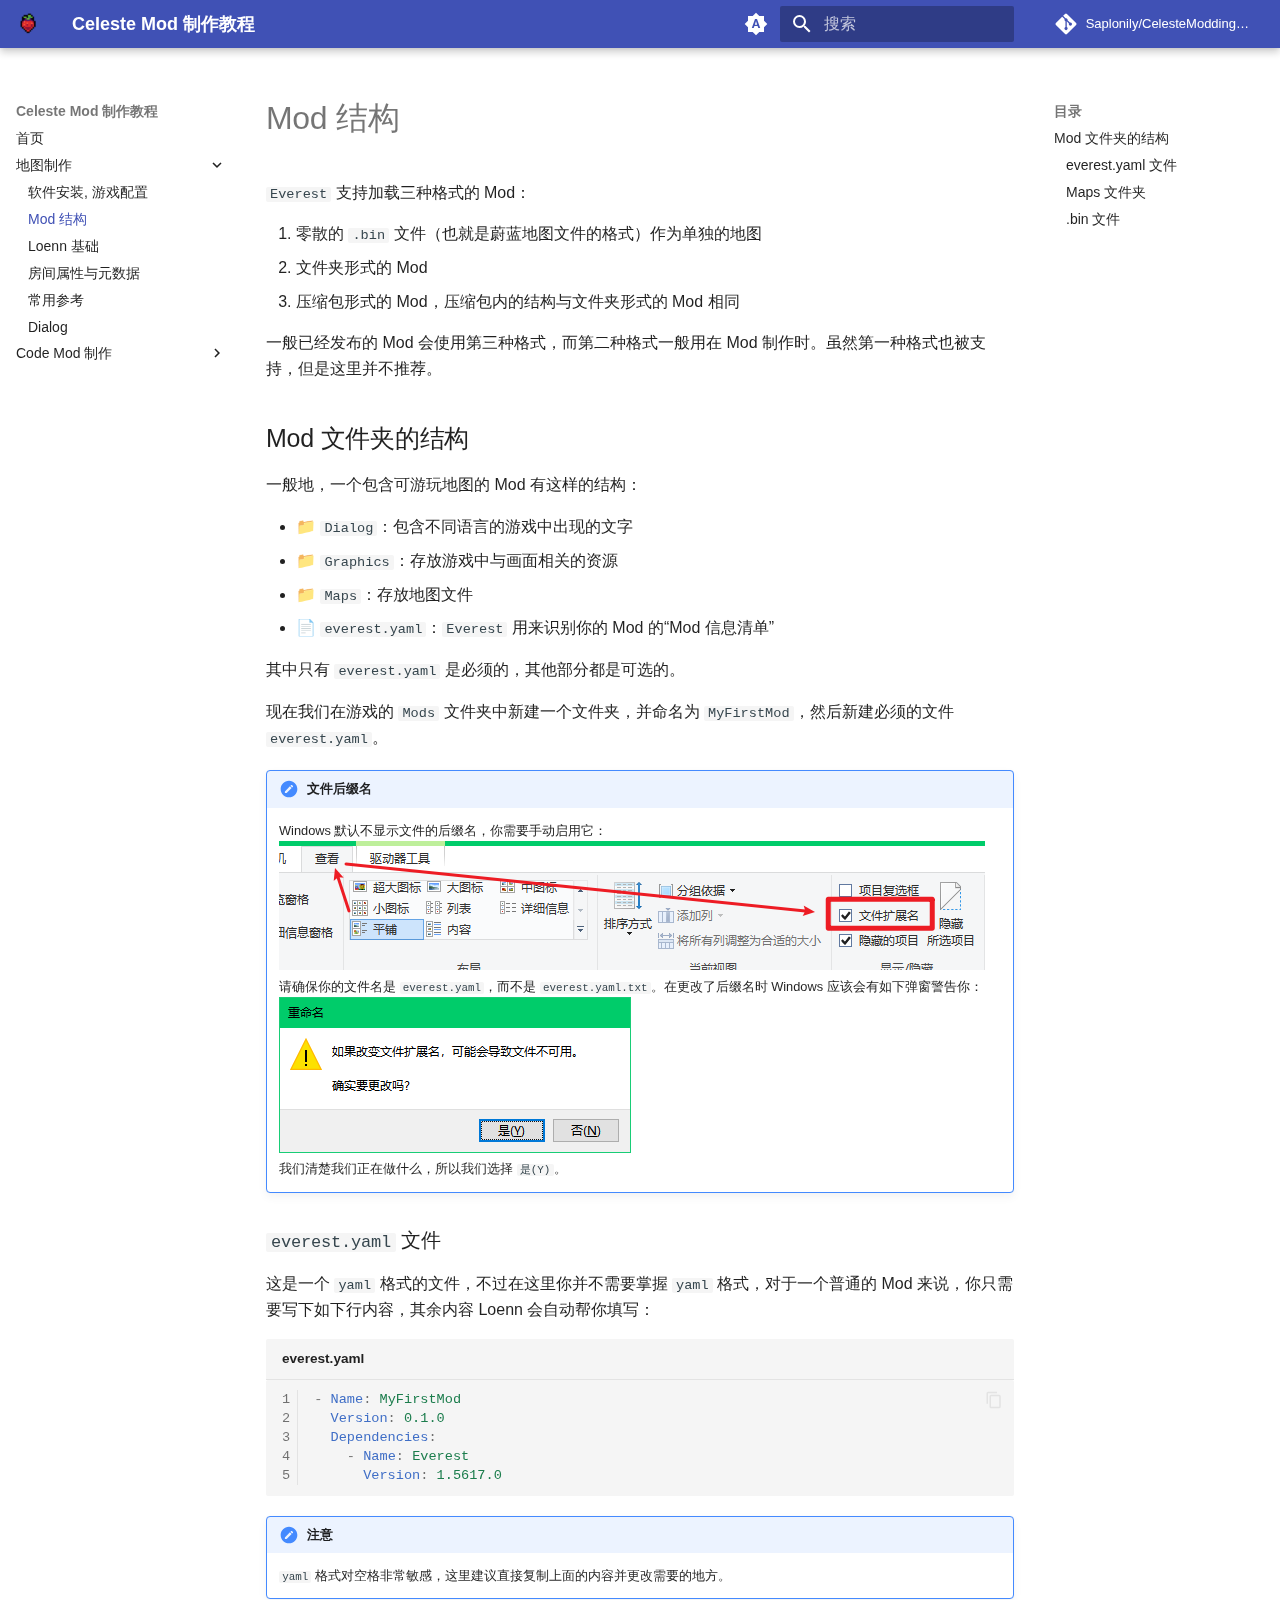
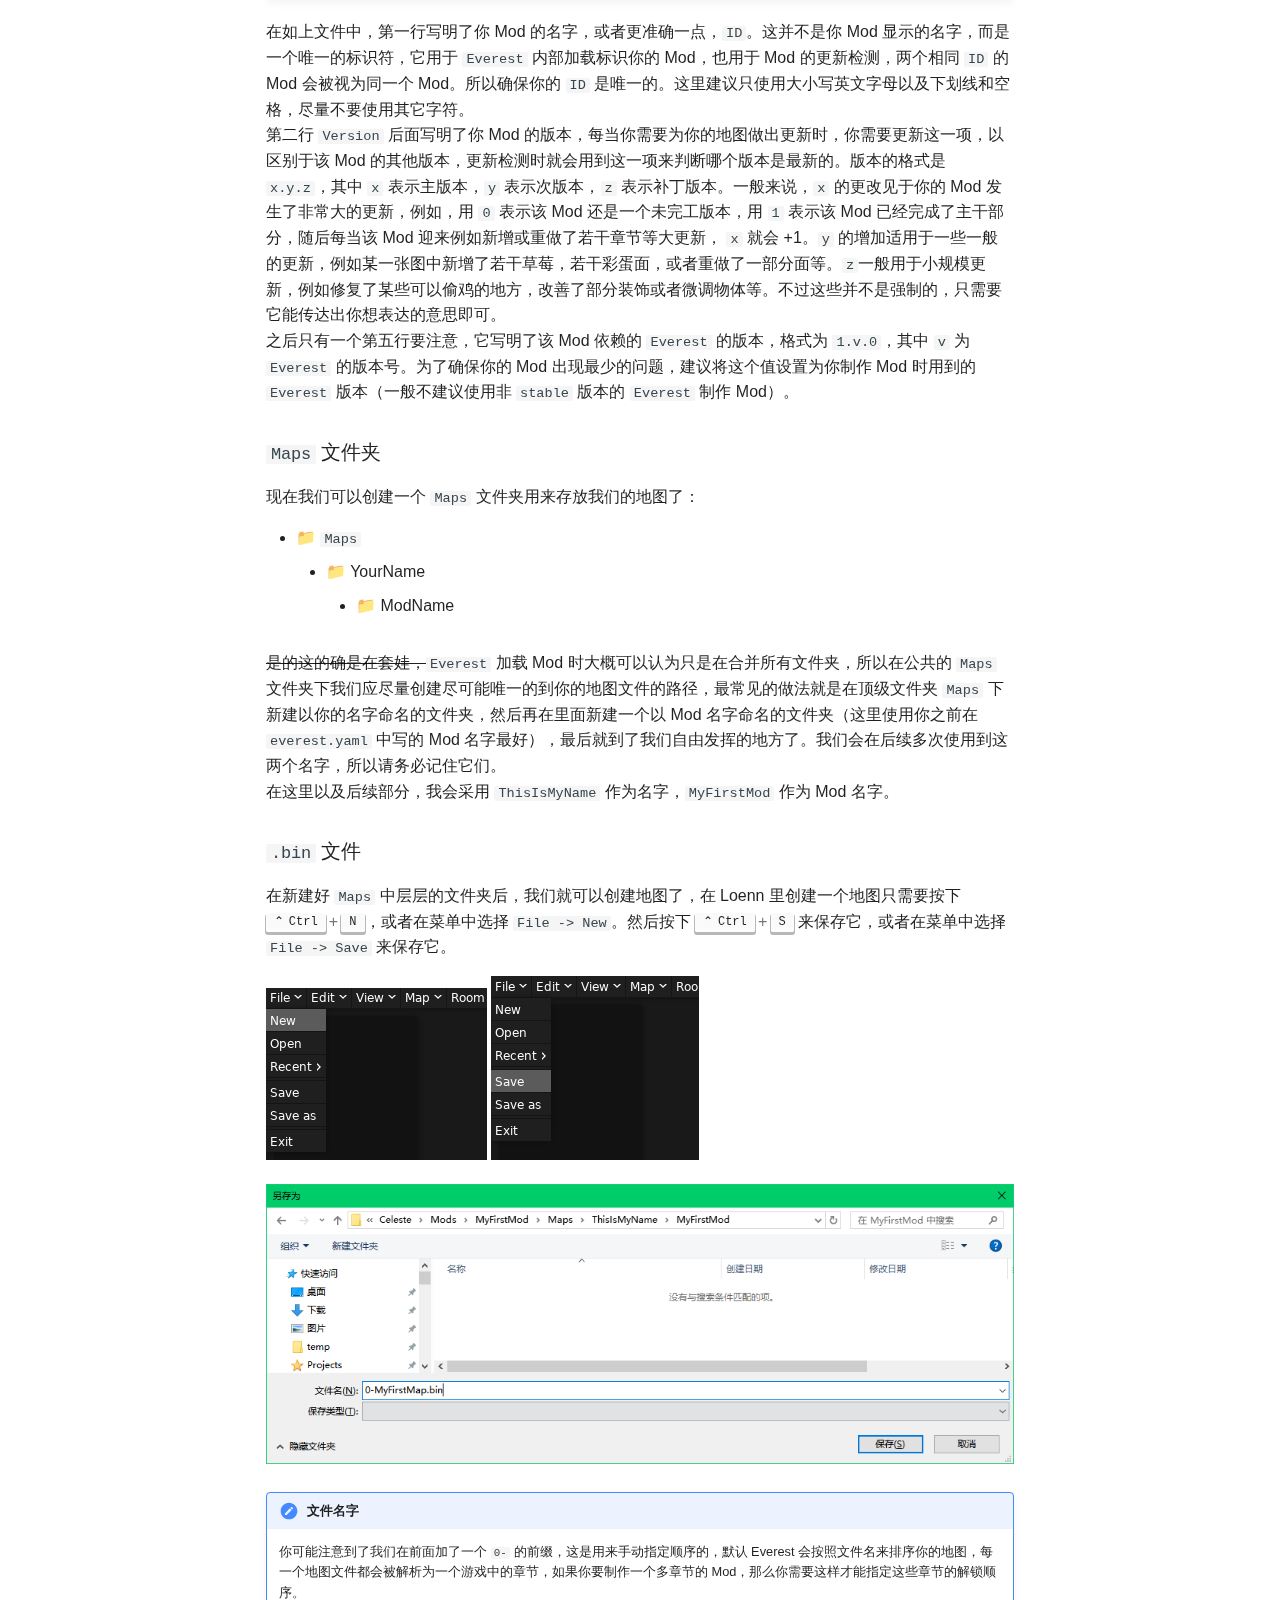
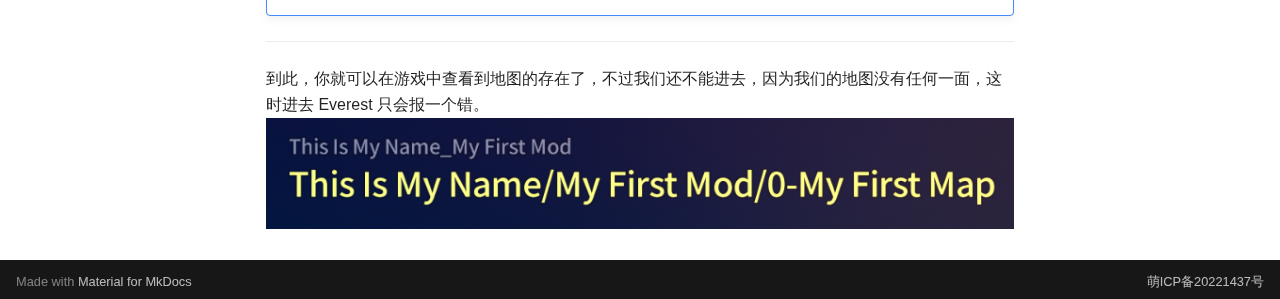
<file: mapping/mod_structure/index.html>
<!doctype html>
<html lang="zh" class="no-js">
  <head>
    
      <meta charset="utf-8">
      <meta name="viewport" content="width=device-width,initial-scale=1">
      
        <meta name="description" content="Celeste Modding Tutorial">
      
      
        <meta name="author" content="Saplonily">
      
      
        <link rel="canonical" href="https://saplonily.top/celeste_modding_tutorial/mapping/mod_structure/">
      
      
        <link rel="prev" href="../basic_env/">
      
      
        <link rel="next" href="../loenn_basic/">
      
      
      <link rel="icon" href="../../assets/images/favicon.png">
      <meta name="generator" content="mkdocs-1.6.1, mkdocs-material-9.6.14">
    
    
      
        <title>Mod 结构 - Celeste Mod 制作教程</title>
      
    
    
      <link rel="stylesheet" href="../../assets/stylesheets/main.342714a4.min.css">
      
        
        <link rel="stylesheet" href="../../assets/stylesheets/palette.06af60db.min.css">
      
      


    
    
      
    
    
      
    
    
      <link rel="stylesheet" href="../../css/content.css">
    
    <script>__md_scope=new URL("../..",location),__md_hash=e=>[...e].reduce(((e,_)=>(e<<5)-e+_.charCodeAt(0)),0),__md_get=(e,_=localStorage,t=__md_scope)=>JSON.parse(_.getItem(t.pathname+"."+e)),__md_set=(e,_,t=localStorage,a=__md_scope)=>{try{t.setItem(a.pathname+"."+e,JSON.stringify(_))}catch(e){}}</script>
    
      

    
    
    
  </head>
  
  
    
    
      
    
    
    
    
    <body dir="ltr" data-md-color-scheme="default" data-md-color-primary="indigo" data-md-color-accent="indigo">
  
    
    <input class="md-toggle" data-md-toggle="drawer" type="checkbox" id="__drawer" autocomplete="off">
    <input class="md-toggle" data-md-toggle="search" type="checkbox" id="__search" autocomplete="off">
    <label class="md-overlay" for="__drawer"></label>
    <div data-md-component="skip">
      
        
        <a href="#mod" class="md-skip">
          跳转至
        </a>
      
    </div>
    <div data-md-component="announce">
      
    </div>
    
    
      

  

<header class="md-header md-header--shadow" data-md-component="header">
  <nav class="md-header__inner md-grid" aria-label="页眉">
    <a href="../.." title="Celeste Mod 制作教程" class="md-header__button md-logo" aria-label="Celeste Mod 制作教程" data-md-component="logo">
      
  <img src="../../assets/images/favicon.png" alt="logo">

    </a>
    <label class="md-header__button md-icon" for="__drawer">
      
      <svg xmlns="http://www.w3.org/2000/svg" viewBox="0 0 24 24"><path d="M3 6h18v2H3zm0 5h18v2H3zm0 5h18v2H3z"/></svg>
    </label>
    <div class="md-header__title" data-md-component="header-title">
      <div class="md-header__ellipsis">
        <div class="md-header__topic">
          <span class="md-ellipsis">
            Celeste Mod 制作教程
          </span>
        </div>
        <div class="md-header__topic" data-md-component="header-topic">
          <span class="md-ellipsis">
            
              Mod 结构
            
          </span>
        </div>
      </div>
    </div>
    
      
        <form class="md-header__option" data-md-component="palette">
  
    
    
    
    <input class="md-option" data-md-color-media="(prefers-color-scheme)" data-md-color-scheme="default" data-md-color-primary="indigo" data-md-color-accent="indigo"  aria-label="Switch to light mode"  type="radio" name="__palette" id="__palette_0">
    
      <label class="md-header__button md-icon" title="Switch to light mode" for="__palette_1" hidden>
        <svg xmlns="http://www.w3.org/2000/svg" viewBox="0 0 24 24"><path d="m14.3 16-.7-2h-3.2l-.7 2H7.8L11 7h2l3.2 9zM20 8.69V4h-4.69L12 .69 8.69 4H4v4.69L.69 12 4 15.31V20h4.69L12 23.31 15.31 20H20v-4.69L23.31 12zm-9.15 3.96h2.3L12 9z"/></svg>
      </label>
    
  
    
    
    
    <input class="md-option" data-md-color-media="(prefers-color-scheme: light)" data-md-color-scheme="default" data-md-color-primary="indigo" data-md-color-accent="indigo"  aria-label="Switch to dark mode"  type="radio" name="__palette" id="__palette_1">
    
      <label class="md-header__button md-icon" title="Switch to dark mode" for="__palette_2" hidden>
        <svg xmlns="http://www.w3.org/2000/svg" viewBox="0 0 24 24"><path d="M12 8a4 4 0 0 0-4 4 4 4 0 0 0 4 4 4 4 0 0 0 4-4 4 4 0 0 0-4-4m0 10a6 6 0 0 1-6-6 6 6 0 0 1 6-6 6 6 0 0 1 6 6 6 6 0 0 1-6 6m8-9.31V4h-4.69L12 .69 8.69 4H4v4.69L.69 12 4 15.31V20h4.69L12 23.31 15.31 20H20v-4.69L23.31 12z"/></svg>
      </label>
    
  
    
    
    
    <input class="md-option" data-md-color-media="(prefers-color-scheme: dark)" data-md-color-scheme="slate" data-md-color-primary="indigo" data-md-color-accent="indigo"  aria-label="Switch to system preference"  type="radio" name="__palette" id="__palette_2">
    
      <label class="md-header__button md-icon" title="Switch to system preference" for="__palette_0" hidden>
        <svg xmlns="http://www.w3.org/2000/svg" viewBox="0 0 24 24"><path d="M12 18c-.89 0-1.74-.2-2.5-.55C11.56 16.5 13 14.42 13 12s-1.44-4.5-3.5-5.45C10.26 6.2 11.11 6 12 6a6 6 0 0 1 6 6 6 6 0 0 1-6 6m8-9.31V4h-4.69L12 .69 8.69 4H4v4.69L.69 12 4 15.31V20h4.69L12 23.31 15.31 20H20v-4.69L23.31 12z"/></svg>
      </label>
    
  
</form>
      
    
    
      <script>var palette=__md_get("__palette");if(palette&&palette.color){if("(prefers-color-scheme)"===palette.color.media){var media=matchMedia("(prefers-color-scheme: light)"),input=document.querySelector(media.matches?"[data-md-color-media='(prefers-color-scheme: light)']":"[data-md-color-media='(prefers-color-scheme: dark)']");palette.color.media=input.getAttribute("data-md-color-media"),palette.color.scheme=input.getAttribute("data-md-color-scheme"),palette.color.primary=input.getAttribute("data-md-color-primary"),palette.color.accent=input.getAttribute("data-md-color-accent")}for(var[key,value]of Object.entries(palette.color))document.body.setAttribute("data-md-color-"+key,value)}</script>
    
    
    
      
      
        <label class="md-header__button md-icon" for="__search">
          
          <svg xmlns="http://www.w3.org/2000/svg" viewBox="0 0 24 24"><path d="M9.5 3A6.5 6.5 0 0 1 16 9.5c0 1.61-.59 3.09-1.56 4.23l.27.27h.79l5 5-1.5 1.5-5-5v-.79l-.27-.27A6.52 6.52 0 0 1 9.5 16 6.5 6.5 0 0 1 3 9.5 6.5 6.5 0 0 1 9.5 3m0 2C7 5 5 7 5 9.5S7 14 9.5 14 14 12 14 9.5 12 5 9.5 5"/></svg>
        </label>
        <div class="md-search" data-md-component="search" role="dialog">
  <label class="md-search__overlay" for="__search"></label>
  <div class="md-search__inner" role="search">
    <form class="md-search__form" name="search">
      <input type="text" class="md-search__input" name="query" aria-label="搜索" placeholder="搜索" autocapitalize="off" autocorrect="off" autocomplete="off" spellcheck="false" data-md-component="search-query" required>
      <label class="md-search__icon md-icon" for="__search">
        
        <svg xmlns="http://www.w3.org/2000/svg" viewBox="0 0 24 24"><path d="M9.5 3A6.5 6.5 0 0 1 16 9.5c0 1.61-.59 3.09-1.56 4.23l.27.27h.79l5 5-1.5 1.5-5-5v-.79l-.27-.27A6.52 6.52 0 0 1 9.5 16 6.5 6.5 0 0 1 3 9.5 6.5 6.5 0 0 1 9.5 3m0 2C7 5 5 7 5 9.5S7 14 9.5 14 14 12 14 9.5 12 5 9.5 5"/></svg>
        
        <svg xmlns="http://www.w3.org/2000/svg" viewBox="0 0 24 24"><path d="M20 11v2H8l5.5 5.5-1.42 1.42L4.16 12l7.92-7.92L13.5 5.5 8 11z"/></svg>
      </label>
      <nav class="md-search__options" aria-label="查找">
        
        <button type="reset" class="md-search__icon md-icon" title="清空当前内容" aria-label="清空当前内容" tabindex="-1">
          
          <svg xmlns="http://www.w3.org/2000/svg" viewBox="0 0 24 24"><path d="M19 6.41 17.59 5 12 10.59 6.41 5 5 6.41 10.59 12 5 17.59 6.41 19 12 13.41 17.59 19 19 17.59 13.41 12z"/></svg>
        </button>
      </nav>
      
    </form>
    <div class="md-search__output">
      <div class="md-search__scrollwrap" tabindex="0" data-md-scrollfix>
        <div class="md-search-result" data-md-component="search-result">
          <div class="md-search-result__meta">
            正在初始化搜索引擎
          </div>
          <ol class="md-search-result__list" role="presentation"></ol>
        </div>
      </div>
    </div>
  </div>
</div>
      
    
    
      <div class="md-header__source">
        <a href="https://github.com/Saplonily/CelesteModdingTutorial" title="前往仓库" class="md-source" data-md-component="source">
  <div class="md-source__icon md-icon">
    
    <svg xmlns="http://www.w3.org/2000/svg" viewBox="0 0 448 512"><!--! Font Awesome Free 6.7.2 by @fontawesome - https://fontawesome.com License - https://fontawesome.com/license/free (Icons: CC BY 4.0, Fonts: SIL OFL 1.1, Code: MIT License) Copyright 2024 Fonticons, Inc.--><path d="M439.55 236.05 244 40.45a28.87 28.87 0 0 0-40.81 0l-40.66 40.63 51.52 51.52c27.06-9.14 52.68 16.77 43.39 43.68l49.66 49.66c34.23-11.8 61.18 31 35.47 56.69-26.49 26.49-70.21-2.87-56-37.34L240.22 199v121.85c25.3 12.54 22.26 41.85 9.08 55a34.34 34.34 0 0 1-48.55 0c-17.57-17.6-11.07-46.91 11.25-56v-123c-20.8-8.51-24.6-30.74-18.64-45L142.57 101 8.45 235.14a28.86 28.86 0 0 0 0 40.81l195.61 195.6a28.86 28.86 0 0 0 40.8 0l194.69-194.69a28.86 28.86 0 0 0 0-40.81"/></svg>
  </div>
  <div class="md-source__repository">
    Saplonily/CelesteModdingTutorial
  </div>
</a>
      </div>
    
  </nav>
  
</header>
    
    <div class="md-container" data-md-component="container">
      
      
        
          
        
      
      <main class="md-main" data-md-component="main">
        <div class="md-main__inner md-grid">
          
            
              
              <div class="md-sidebar md-sidebar--primary" data-md-component="sidebar" data-md-type="navigation" >
                <div class="md-sidebar__scrollwrap">
                  <div class="md-sidebar__inner">
                    



<nav class="md-nav md-nav--primary" aria-label="导航栏" data-md-level="0">
  <label class="md-nav__title" for="__drawer">
    <a href="../.." title="Celeste Mod 制作教程" class="md-nav__button md-logo" aria-label="Celeste Mod 制作教程" data-md-component="logo">
      
  <img src="../../assets/images/favicon.png" alt="logo">

    </a>
    Celeste Mod 制作教程
  </label>
  
    <div class="md-nav__source">
      <a href="https://github.com/Saplonily/CelesteModdingTutorial" title="前往仓库" class="md-source" data-md-component="source">
  <div class="md-source__icon md-icon">
    
    <svg xmlns="http://www.w3.org/2000/svg" viewBox="0 0 448 512"><!--! Font Awesome Free 6.7.2 by @fontawesome - https://fontawesome.com License - https://fontawesome.com/license/free (Icons: CC BY 4.0, Fonts: SIL OFL 1.1, Code: MIT License) Copyright 2024 Fonticons, Inc.--><path d="M439.55 236.05 244 40.45a28.87 28.87 0 0 0-40.81 0l-40.66 40.63 51.52 51.52c27.06-9.14 52.68 16.77 43.39 43.68l49.66 49.66c34.23-11.8 61.18 31 35.47 56.69-26.49 26.49-70.21-2.87-56-37.34L240.22 199v121.85c25.3 12.54 22.26 41.85 9.08 55a34.34 34.34 0 0 1-48.55 0c-17.57-17.6-11.07-46.91 11.25-56v-123c-20.8-8.51-24.6-30.74-18.64-45L142.57 101 8.45 235.14a28.86 28.86 0 0 0 0 40.81l195.61 195.6a28.86 28.86 0 0 0 40.8 0l194.69-194.69a28.86 28.86 0 0 0 0-40.81"/></svg>
  </div>
  <div class="md-source__repository">
    Saplonily/CelesteModdingTutorial
  </div>
</a>
    </div>
  
  <ul class="md-nav__list" data-md-scrollfix>
    
      
      
  
  
  
  
    <li class="md-nav__item">
      <a href="../.." class="md-nav__link">
        
  
  
  <span class="md-ellipsis">
    首页
    
  </span>
  

      </a>
    </li>
  

    
      
      
  
  
    
  
  
  
    
    
    
    
    
    <li class="md-nav__item md-nav__item--active md-nav__item--nested">
      
        
        
        <input class="md-nav__toggle md-toggle " type="checkbox" id="__nav_2" checked>
        
          
          <label class="md-nav__link" for="__nav_2" id="__nav_2_label" tabindex="0">
            
  
  
  <span class="md-ellipsis">
    地图制作
    
  </span>
  

            <span class="md-nav__icon md-icon"></span>
          </label>
        
        <nav class="md-nav" data-md-level="1" aria-labelledby="__nav_2_label" aria-expanded="true">
          <label class="md-nav__title" for="__nav_2">
            <span class="md-nav__icon md-icon"></span>
            地图制作
          </label>
          <ul class="md-nav__list" data-md-scrollfix>
            
              
                
  
  
  
  
    <li class="md-nav__item">
      <a href="../basic_env/" class="md-nav__link">
        
  
  
  <span class="md-ellipsis">
    软件安装, 游戏配置
    
  </span>
  

      </a>
    </li>
  

              
            
              
                
  
  
    
  
  
  
    <li class="md-nav__item md-nav__item--active">
      
      <input class="md-nav__toggle md-toggle" type="checkbox" id="__toc">
      
      
        
      
      
        <label class="md-nav__link md-nav__link--active" for="__toc">
          
  
  
  <span class="md-ellipsis">
    Mod 结构
    
  </span>
  

          <span class="md-nav__icon md-icon"></span>
        </label>
      
      <a href="./" class="md-nav__link md-nav__link--active">
        
  
  
  <span class="md-ellipsis">
    Mod 结构
    
  </span>
  

      </a>
      
        

<nav class="md-nav md-nav--secondary" aria-label="目录">
  
  
  
    
  
  
    <label class="md-nav__title" for="__toc">
      <span class="md-nav__icon md-icon"></span>
      目录
    </label>
    <ul class="md-nav__list" data-md-component="toc" data-md-scrollfix>
      
        <li class="md-nav__item">
  <a href="#mod_1" class="md-nav__link">
    <span class="md-ellipsis">
      Mod 文件夹的结构
    </span>
  </a>
  
    <nav class="md-nav" aria-label="Mod 文件夹的结构">
      <ul class="md-nav__list">
        
          <li class="md-nav__item">
  <a href="#everestyaml" class="md-nav__link">
    <span class="md-ellipsis">
      everest.yaml 文件
    </span>
  </a>
  
</li>
        
          <li class="md-nav__item">
  <a href="#maps" class="md-nav__link">
    <span class="md-ellipsis">
      Maps 文件夹
    </span>
  </a>
  
</li>
        
          <li class="md-nav__item">
  <a href="#bin" class="md-nav__link">
    <span class="md-ellipsis">
      .bin 文件
    </span>
  </a>
  
</li>
        
      </ul>
    </nav>
  
</li>
      
    </ul>
  
</nav>
      
    </li>
  

              
            
              
                
  
  
  
  
    <li class="md-nav__item">
      <a href="../loenn_basic/" class="md-nav__link">
        
  
  
  <span class="md-ellipsis">
    Loenn 基础
    
  </span>
  

      </a>
    </li>
  

              
            
              
                
  
  
  
  
    <li class="md-nav__item">
      <a href="../room_and_meta/" class="md-nav__link">
        
  
  
  <span class="md-ellipsis">
    房间属性与元数据
    
  </span>
  

      </a>
    </li>
  

              
            
              
                
  
  
  
  
    <li class="md-nav__item">
      <a href="../reference/" class="md-nav__link">
        
  
  
  <span class="md-ellipsis">
    常用参考
    
  </span>
  

      </a>
    </li>
  

              
            
              
                
  
  
  
  
    <li class="md-nav__item">
      <a href="../dialog/" class="md-nav__link">
        
  
  
  <span class="md-ellipsis">
    Dialog
    
  </span>
  

      </a>
    </li>
  

              
            
          </ul>
        </nav>
      
    </li>
  

    
      
      
  
  
  
  
    
    
    
    
    
    <li class="md-nav__item md-nav__item--nested">
      
        
        
        <input class="md-nav__toggle md-toggle " type="checkbox" id="__nav_3" >
        
          
          <label class="md-nav__link" for="__nav_3" id="__nav_3_label" tabindex="0">
            
  
  
  <span class="md-ellipsis">
    Code Mod 制作
    
  </span>
  

            <span class="md-nav__icon md-icon"></span>
          </label>
        
        <nav class="md-nav" data-md-level="1" aria-labelledby="__nav_3_label" aria-expanded="false">
          <label class="md-nav__title" for="__nav_3">
            <span class="md-nav__icon md-icon"></span>
            Code Mod 制作
          </label>
          <ul class="md-nav__list" data-md-scrollfix>
            
              
                
  
  
  
  
    <li class="md-nav__item">
      <a href="../../code_modding/env/" class="md-nav__link">
        
  
  
  <span class="md-ellipsis">
    环境配置
    
  </span>
  

      </a>
    </li>
  

              
            
          </ul>
        </nav>
      
    </li>
  

    
  </ul>
</nav>
                  </div>
                </div>
              </div>
            
            
              
              <div class="md-sidebar md-sidebar--secondary" data-md-component="sidebar" data-md-type="toc" >
                <div class="md-sidebar__scrollwrap">
                  <div class="md-sidebar__inner">
                    

<nav class="md-nav md-nav--secondary" aria-label="目录">
  
  
  
    
  
  
    <label class="md-nav__title" for="__toc">
      <span class="md-nav__icon md-icon"></span>
      目录
    </label>
    <ul class="md-nav__list" data-md-component="toc" data-md-scrollfix>
      
        <li class="md-nav__item">
  <a href="#mod_1" class="md-nav__link">
    <span class="md-ellipsis">
      Mod 文件夹的结构
    </span>
  </a>
  
    <nav class="md-nav" aria-label="Mod 文件夹的结构">
      <ul class="md-nav__list">
        
          <li class="md-nav__item">
  <a href="#everestyaml" class="md-nav__link">
    <span class="md-ellipsis">
      everest.yaml 文件
    </span>
  </a>
  
</li>
        
          <li class="md-nav__item">
  <a href="#maps" class="md-nav__link">
    <span class="md-ellipsis">
      Maps 文件夹
    </span>
  </a>
  
</li>
        
          <li class="md-nav__item">
  <a href="#bin" class="md-nav__link">
    <span class="md-ellipsis">
      .bin 文件
    </span>
  </a>
  
</li>
        
      </ul>
    </nav>
  
</li>
      
    </ul>
  
</nav>
                  </div>
                </div>
              </div>
            
          
          
            <div class="md-content" data-md-component="content">
              <article class="md-content__inner md-typeset">
                
                  


  
  


<h1 id="mod">Mod 结构</h1>
<p><code>Everest</code> 支持加载三种格式的 Mod：</p>
<ol>
<li>零散的 <code>.bin</code> 文件（也就是蔚蓝地图文件的格式）作为单独的地图</li>
<li>文件夹形式的 Mod</li>
<li>压缩包形式的 Mod，压缩包内的结构与文件夹形式的 Mod 相同</li>
</ol>
<p>一般已经发布的 Mod 会使用第三种格式，而第二种格式一般用在 Mod 制作时。虽然第一种格式也被支持，但是这里并不推荐。</p>
<h2 id="mod_1">Mod 文件夹的结构</h2>
<p>一般地，一个包含可游玩地图的 Mod 有这样的结构：</p>
<ul>
<li>📁 <code>Dialog</code>：包含不同语言的游戏中出现的文字</li>
<li>📁 <code>Graphics</code>：存放游戏中与画面相关的资源</li>
<li>📁 <code>Maps</code>：存放地图文件</li>
<li>📄 <code>everest.yaml</code>：<code>Everest</code> 用来识别你的 Mod 的“Mod 信息清单”</li>
</ul>
<p>其中只有 <code>everest.yaml</code> 是必须的，其他部分都是可选的。  </p>
<p>现在我们在游戏的 <code>Mods</code> 文件夹中新建一个文件夹，并命名为 <code>MyFirstMod</code>，然后新建必须的文件 <code>everest.yaml</code>。</p>
<div class="admonition note">
<p class="admonition-title">文件后缀名</p>
<p>Windows 默认不显示文件的后缀名，你需要手动启用它：<br />
<img alt="file-extension" src="../imgs/file-extension.png" /><br />
请确保你的文件名是 <code>everest.yaml</code>，而不是 <code>everest.yaml.txt</code>。在更改了后缀名时 Windows 应该会有如下弹窗警告你：<br />
<img alt="file-extension-warning" src="../imgs/file-extension-warning.png" /><br />
我们清楚我们正在做什么，所以我们选择 <code>是(Y)</code>。</p>
</div>
<h3 id="everestyaml"><code>everest.yaml</code> 文件</h3>
<p>这是一个 <code>yaml</code> 格式的文件，不过在这里你并不需要掌握 <code>yaml</code> 格式，对于一个普通的 Mod 来说，你只需要写下如下行内容，其余内容 Loenn 会自动帮你填写：</p>
<div class="language-yaml highlight"><table class="highlighttable"><tr><th colspan="2" class="filename"><span class="filename">everest.yaml</span></th></tr><tr><td class="linenos"><div class="linenodiv"><pre><span></span><span class="normal">1</span>
<span class="normal">2</span>
<span class="normal">3</span>
<span class="normal">4</span>
<span class="normal">5</span></pre></div></td><td class="code"><div><pre><span></span><code><span class="p p-Indicator">-</span><span class="w"> </span><span class="nt">Name</span><span class="p">:</span><span class="w"> </span><span class="l l-Scalar l-Scalar-Plain">MyFirstMod</span>
<span class="w">  </span><span class="nt">Version</span><span class="p">:</span><span class="w"> </span><span class="l l-Scalar l-Scalar-Plain">0.1.0</span>
<span class="w">  </span><span class="nt">Dependencies</span><span class="p">:</span>
<span class="w">    </span><span class="p p-Indicator">-</span><span class="w"> </span><span class="nt">Name</span><span class="p">:</span><span class="w"> </span><span class="l l-Scalar l-Scalar-Plain">Everest</span>
<span class="w">      </span><span class="nt">Version</span><span class="p">:</span><span class="w"> </span><span class="l l-Scalar l-Scalar-Plain">1.5617.0</span>
</code></pre></div></td></tr></table></div>
<div class="admonition note">
<p class="admonition-title">注意</p>
<p><code>yaml</code> 格式对空格非常敏感，这里建议直接复制上面的内容并更改需要的地方。</p>
</div>
<p>在如上文件中，第一行写明了你 Mod 的名字，或者更准确一点，<code>ID</code>。这并不是你 Mod 显示的名字，而是一个唯一的标识符，它用于 <code>Everest</code> 内部加载标识你的 Mod，也用于 Mod 的更新检测，两个相同 <code>ID</code> 的 Mod 会被视为同一个 Mod。所以确保你的 <code>ID</code> 是唯一的。这里建议只使用大小写英文字母以及下划线和空格，尽量不要使用其它字符。<br />
第二行 <code>Version</code> 后面写明了你 Mod 的版本，每当你需要为你的地图做出更新时，你需要更新这一项，以区别于该 Mod 的其他版本，更新检测时就会用到这一项来判断哪个版本是最新的。版本的格式是 <code>x.y.z</code>，其中 <code>x</code> 表示主版本，<code>y</code> 表示次版本，<code>z</code> 表示补丁版本。一般来说，<code>x</code> 的更改见于你的 Mod 发生了非常大的更新，例如，用 <code>0</code> 表示该 Mod 还是一个未完工版本，用 <code>1</code> 表示该 Mod 已经完成了主干部分，随后每当该 Mod 迎来例如新增或重做了若干章节等大更新， <code>x</code> 就会 +1。<code>y</code> 的增加适用于一些一般的更新，例如某一张图中新增了若干草莓，若干彩蛋面，或者重做了一部分面等。<code>z</code>一般用于小规模更新，例如修复了某些可以偷鸡的地方，改善了部分装饰或者微调物体等。不过这些并不是强制的，只需要它能传达出你想表达的意思即可。<br />
之后只有一个第五行要注意，它写明了该 Mod 依赖的 <code>Everest</code> 的版本，格式为 <code>1.v.0</code>，其中 <code>v</code> 为 <code>Everest</code> 的版本号。为了确保你的 Mod 出现最少的问题，建议将这个值设置为你制作 Mod 时用到的 <code>Everest</code> 版本（一般不建议使用非 <code>stable</code> 版本的 <code>Everest</code> 制作 Mod）。</p>
<h3 id="maps"><code>Maps</code> 文件夹</h3>
<p>现在我们可以创建一个 <code>Maps</code> 文件夹用来存放我们的地图了：</p>
<ul>
<li>📁 <code>Maps</code><ul>
<li>📁 YourName<ul>
<li>📁 ModName</li>
</ul>
</li>
</ul>
</li>
</ul>
<p><del>是的这的确是在套娃，</del><code>Everest</code> 加载 Mod 时大概可以认为只是在合并所有文件夹，所以在公共的 <code>Maps</code> 文件夹下我们应尽量创建尽可能唯一的到你的地图文件的路径，最常见的做法就是在顶级文件夹 <code>Maps</code> 下新建以你的名字命名的文件夹，然后再在里面新建一个以 Mod 名字命名的文件夹（这里使用你之前在 <code>everest.yaml</code> 中写的 Mod 名字最好），最后就到了我们自由发挥的地方了。我们会在后续多次使用到这两个名字，所以请务必记住它们。<br />
在这里以及后续部分，我会采用 <code>ThisIsMyName</code> 作为名字，<code>MyFirstMod</code> 作为 Mod 名字。</p>
<h3 id="bin"><code>.bin</code> 文件</h3>
<p>在新建好 <code>Maps</code> 中层层的文件夹后，我们就可以创建地图了，在 Loenn 里创建一个地图只需要按下 <span class="keys"><kbd class="key-control">Ctrl</kbd><span>+</span><kbd class="key-n">N</kbd></span>，或者在菜单中选择 <code>File -&gt; New</code>。然后按下 <span class="keys"><kbd class="key-control">Ctrl</kbd><span>+</span><kbd class="key-s">S</kbd></span> 来保存它，或者在菜单中选择 <code>File -&gt; Save</code> 来保存它。  </p>
<p><img alt="loenn-new" src="../imgs/loenn-new.png" />
<img alt="loenn-save" src="../imgs/loenn-save.png" />  </p>
<p><img alt="save-map" src="../imgs/save-map.png" /></p>
<div class="admonition note">
<p class="admonition-title">文件名字</p>
<p>你可能注意到了我们在前面加了一个 <code>0-</code> 的前缀，这是用来手动指定顺序的，默认 Everest 会按照文件名来排序你的地图，每一个地图文件都会被解析为一个游戏中的章节，如果你要制作一个多章节的 Mod，那么你需要这样才能指定这些章节的解锁顺序。</p>
</div>
<hr />
<p>到此，你就可以在游戏中查看到地图的存在了，不过我们还不能进去，因为我们的地图没有任何一面，这时进去 Everest 只会报一个错。<br />
<img alt="mod-exist" src="../imgs/mod-exist.png" /></p>












                
              </article>
            </div>
          
          
  <script>var tabs=__md_get("__tabs");if(Array.isArray(tabs))e:for(var set of document.querySelectorAll(".tabbed-set")){var labels=set.querySelector(".tabbed-labels");for(var tab of tabs)for(var label of labels.getElementsByTagName("label"))if(label.innerText.trim()===tab){var input=document.getElementById(label.htmlFor);input.checked=!0;continue e}}</script>

<script>var target=document.getElementById(location.hash.slice(1));target&&target.name&&(target.checked=target.name.startsWith("__tabbed_"))</script>
        </div>
        
      </main>
      
        <footer class="md-footer">
    <div class="md-footer-meta md-typeset">
        <div class="md-footer-meta__inner md-grid">
            <div class="md-copyright">
                Made with
                <a href="https://squidfunk.github.io/mkdocs-material/" target="_blank" rel="noopener">
                    Material for MkDocs
                </a>
            </div>
            <a href="https://icp.gov.moe/?keyword=20221437" class="md-copyright" target="_blank" rel="noopener">
                萌ICP备20221437号
            </a>
        </div>
    </div>
</footer>
      
    </div>
    <div class="md-dialog" data-md-component="dialog">
      <div class="md-dialog__inner md-typeset"></div>
    </div>
    
    
    
      
      <script id="__config" type="application/json">{"base": "../..", "features": ["content.code.copy", "content.tabs.link"], "search": "../../assets/javascripts/workers/search.d50fe291.min.js", "tags": null, "translations": {"clipboard.copied": "\u5df2\u590d\u5236", "clipboard.copy": "\u590d\u5236", "search.result.more.one": "\u5728\u8be5\u9875\u4e0a\u8fd8\u6709 1 \u4e2a\u7b26\u5408\u6761\u4ef6\u7684\u7ed3\u679c", "search.result.more.other": "\u5728\u8be5\u9875\u4e0a\u8fd8\u6709 # \u4e2a\u7b26\u5408\u6761\u4ef6\u7684\u7ed3\u679c", "search.result.none": "\u6ca1\u6709\u627e\u5230\u7b26\u5408\u6761\u4ef6\u7684\u7ed3\u679c", "search.result.one": "\u627e\u5230 1 \u4e2a\u7b26\u5408\u6761\u4ef6\u7684\u7ed3\u679c", "search.result.other": "# \u4e2a\u7b26\u5408\u6761\u4ef6\u7684\u7ed3\u679c", "search.result.placeholder": "\u952e\u5165\u4ee5\u5f00\u59cb\u641c\u7d22", "search.result.term.missing": "\u7f3a\u5c11", "select.version": "\u9009\u62e9\u5f53\u524d\u7248\u672c"}, "version": null}</script>
    
    
      <script src="../../assets/javascripts/bundle.13a4f30d.min.js"></script>
      
    
  </body>
</html>
</file>
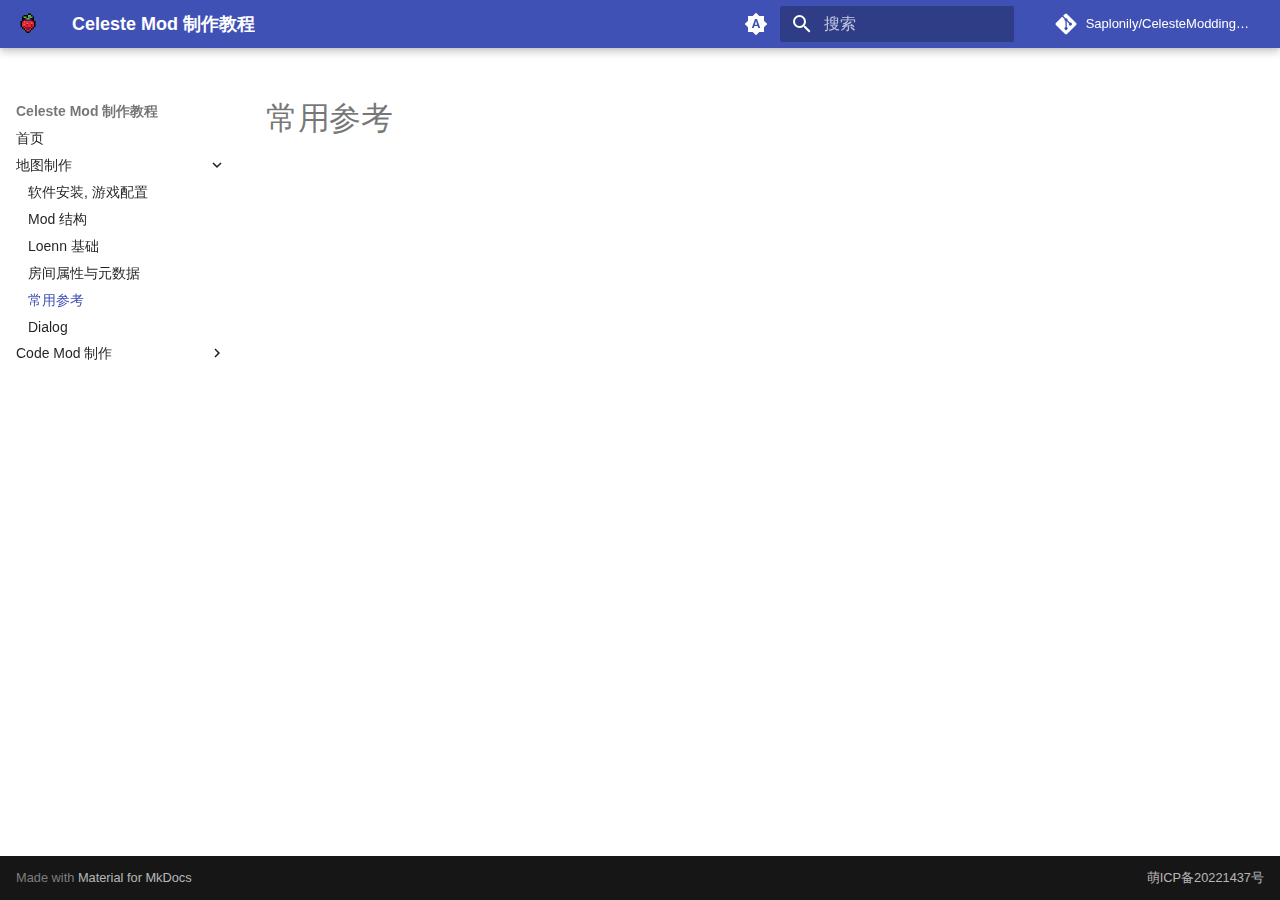
<file: mapping/reference/index.html>
<!doctype html>
<html lang="zh" class="no-js">
  <head>
    
      <meta charset="utf-8">
      <meta name="viewport" content="width=device-width,initial-scale=1">
      
        <meta name="description" content="Celeste Modding Tutorial">
      
      
        <meta name="author" content="Saplonily">
      
      
        <link rel="canonical" href="https://saplonily.top/celeste_modding_tutorial/mapping/reference/">
      
      
        <link rel="prev" href="../room_and_meta/">
      
      
        <link rel="next" href="../dialog/">
      
      
      <link rel="icon" href="../../assets/images/favicon.png">
      <meta name="generator" content="mkdocs-1.6.1, mkdocs-material-9.6.14">
    
    
      
        <title>常用参考 - Celeste Mod 制作教程</title>
      
    
    
      <link rel="stylesheet" href="../../assets/stylesheets/main.342714a4.min.css">
      
        
        <link rel="stylesheet" href="../../assets/stylesheets/palette.06af60db.min.css">
      
      


    
    
      
    
    
      
    
    
      <link rel="stylesheet" href="../../css/content.css">
    
    <script>__md_scope=new URL("../..",location),__md_hash=e=>[...e].reduce(((e,_)=>(e<<5)-e+_.charCodeAt(0)),0),__md_get=(e,_=localStorage,t=__md_scope)=>JSON.parse(_.getItem(t.pathname+"."+e)),__md_set=(e,_,t=localStorage,a=__md_scope)=>{try{t.setItem(a.pathname+"."+e,JSON.stringify(_))}catch(e){}}</script>
    
      

    
    
    
  </head>
  
  
    
    
      
    
    
    
    
    <body dir="ltr" data-md-color-scheme="default" data-md-color-primary="indigo" data-md-color-accent="indigo">
  
    
    <input class="md-toggle" data-md-toggle="drawer" type="checkbox" id="__drawer" autocomplete="off">
    <input class="md-toggle" data-md-toggle="search" type="checkbox" id="__search" autocomplete="off">
    <label class="md-overlay" for="__drawer"></label>
    <div data-md-component="skip">
      
    </div>
    <div data-md-component="announce">
      
    </div>
    
    
      

  

<header class="md-header md-header--shadow" data-md-component="header">
  <nav class="md-header__inner md-grid" aria-label="页眉">
    <a href="../.." title="Celeste Mod 制作教程" class="md-header__button md-logo" aria-label="Celeste Mod 制作教程" data-md-component="logo">
      
  <img src="../../assets/images/favicon.png" alt="logo">

    </a>
    <label class="md-header__button md-icon" for="__drawer">
      
      <svg xmlns="http://www.w3.org/2000/svg" viewBox="0 0 24 24"><path d="M3 6h18v2H3zm0 5h18v2H3zm0 5h18v2H3z"/></svg>
    </label>
    <div class="md-header__title" data-md-component="header-title">
      <div class="md-header__ellipsis">
        <div class="md-header__topic">
          <span class="md-ellipsis">
            Celeste Mod 制作教程
          </span>
        </div>
        <div class="md-header__topic" data-md-component="header-topic">
          <span class="md-ellipsis">
            
              常用参考
            
          </span>
        </div>
      </div>
    </div>
    
      
        <form class="md-header__option" data-md-component="palette">
  
    
    
    
    <input class="md-option" data-md-color-media="(prefers-color-scheme)" data-md-color-scheme="default" data-md-color-primary="indigo" data-md-color-accent="indigo"  aria-label="Switch to light mode"  type="radio" name="__palette" id="__palette_0">
    
      <label class="md-header__button md-icon" title="Switch to light mode" for="__palette_1" hidden>
        <svg xmlns="http://www.w3.org/2000/svg" viewBox="0 0 24 24"><path d="m14.3 16-.7-2h-3.2l-.7 2H7.8L11 7h2l3.2 9zM20 8.69V4h-4.69L12 .69 8.69 4H4v4.69L.69 12 4 15.31V20h4.69L12 23.31 15.31 20H20v-4.69L23.31 12zm-9.15 3.96h2.3L12 9z"/></svg>
      </label>
    
  
    
    
    
    <input class="md-option" data-md-color-media="(prefers-color-scheme: light)" data-md-color-scheme="default" data-md-color-primary="indigo" data-md-color-accent="indigo"  aria-label="Switch to dark mode"  type="radio" name="__palette" id="__palette_1">
    
      <label class="md-header__button md-icon" title="Switch to dark mode" for="__palette_2" hidden>
        <svg xmlns="http://www.w3.org/2000/svg" viewBox="0 0 24 24"><path d="M12 8a4 4 0 0 0-4 4 4 4 0 0 0 4 4 4 4 0 0 0 4-4 4 4 0 0 0-4-4m0 10a6 6 0 0 1-6-6 6 6 0 0 1 6-6 6 6 0 0 1 6 6 6 6 0 0 1-6 6m8-9.31V4h-4.69L12 .69 8.69 4H4v4.69L.69 12 4 15.31V20h4.69L12 23.31 15.31 20H20v-4.69L23.31 12z"/></svg>
      </label>
    
  
    
    
    
    <input class="md-option" data-md-color-media="(prefers-color-scheme: dark)" data-md-color-scheme="slate" data-md-color-primary="indigo" data-md-color-accent="indigo"  aria-label="Switch to system preference"  type="radio" name="__palette" id="__palette_2">
    
      <label class="md-header__button md-icon" title="Switch to system preference" for="__palette_0" hidden>
        <svg xmlns="http://www.w3.org/2000/svg" viewBox="0 0 24 24"><path d="M12 18c-.89 0-1.74-.2-2.5-.55C11.56 16.5 13 14.42 13 12s-1.44-4.5-3.5-5.45C10.26 6.2 11.11 6 12 6a6 6 0 0 1 6 6 6 6 0 0 1-6 6m8-9.31V4h-4.69L12 .69 8.69 4H4v4.69L.69 12 4 15.31V20h4.69L12 23.31 15.31 20H20v-4.69L23.31 12z"/></svg>
      </label>
    
  
</form>
      
    
    
      <script>var palette=__md_get("__palette");if(palette&&palette.color){if("(prefers-color-scheme)"===palette.color.media){var media=matchMedia("(prefers-color-scheme: light)"),input=document.querySelector(media.matches?"[data-md-color-media='(prefers-color-scheme: light)']":"[data-md-color-media='(prefers-color-scheme: dark)']");palette.color.media=input.getAttribute("data-md-color-media"),palette.color.scheme=input.getAttribute("data-md-color-scheme"),palette.color.primary=input.getAttribute("data-md-color-primary"),palette.color.accent=input.getAttribute("data-md-color-accent")}for(var[key,value]of Object.entries(palette.color))document.body.setAttribute("data-md-color-"+key,value)}</script>
    
    
    
      
      
        <label class="md-header__button md-icon" for="__search">
          
          <svg xmlns="http://www.w3.org/2000/svg" viewBox="0 0 24 24"><path d="M9.5 3A6.5 6.5 0 0 1 16 9.5c0 1.61-.59 3.09-1.56 4.23l.27.27h.79l5 5-1.5 1.5-5-5v-.79l-.27-.27A6.52 6.52 0 0 1 9.5 16 6.5 6.5 0 0 1 3 9.5 6.5 6.5 0 0 1 9.5 3m0 2C7 5 5 7 5 9.5S7 14 9.5 14 14 12 14 9.5 12 5 9.5 5"/></svg>
        </label>
        <div class="md-search" data-md-component="search" role="dialog">
  <label class="md-search__overlay" for="__search"></label>
  <div class="md-search__inner" role="search">
    <form class="md-search__form" name="search">
      <input type="text" class="md-search__input" name="query" aria-label="搜索" placeholder="搜索" autocapitalize="off" autocorrect="off" autocomplete="off" spellcheck="false" data-md-component="search-query" required>
      <label class="md-search__icon md-icon" for="__search">
        
        <svg xmlns="http://www.w3.org/2000/svg" viewBox="0 0 24 24"><path d="M9.5 3A6.5 6.5 0 0 1 16 9.5c0 1.61-.59 3.09-1.56 4.23l.27.27h.79l5 5-1.5 1.5-5-5v-.79l-.27-.27A6.52 6.52 0 0 1 9.5 16 6.5 6.5 0 0 1 3 9.5 6.5 6.5 0 0 1 9.5 3m0 2C7 5 5 7 5 9.5S7 14 9.5 14 14 12 14 9.5 12 5 9.5 5"/></svg>
        
        <svg xmlns="http://www.w3.org/2000/svg" viewBox="0 0 24 24"><path d="M20 11v2H8l5.5 5.5-1.42 1.42L4.16 12l7.92-7.92L13.5 5.5 8 11z"/></svg>
      </label>
      <nav class="md-search__options" aria-label="查找">
        
        <button type="reset" class="md-search__icon md-icon" title="清空当前内容" aria-label="清空当前内容" tabindex="-1">
          
          <svg xmlns="http://www.w3.org/2000/svg" viewBox="0 0 24 24"><path d="M19 6.41 17.59 5 12 10.59 6.41 5 5 6.41 10.59 12 5 17.59 6.41 19 12 13.41 17.59 19 19 17.59 13.41 12z"/></svg>
        </button>
      </nav>
      
    </form>
    <div class="md-search__output">
      <div class="md-search__scrollwrap" tabindex="0" data-md-scrollfix>
        <div class="md-search-result" data-md-component="search-result">
          <div class="md-search-result__meta">
            正在初始化搜索引擎
          </div>
          <ol class="md-search-result__list" role="presentation"></ol>
        </div>
      </div>
    </div>
  </div>
</div>
      
    
    
      <div class="md-header__source">
        <a href="https://github.com/Saplonily/CelesteModdingTutorial" title="前往仓库" class="md-source" data-md-component="source">
  <div class="md-source__icon md-icon">
    
    <svg xmlns="http://www.w3.org/2000/svg" viewBox="0 0 448 512"><!--! Font Awesome Free 6.7.2 by @fontawesome - https://fontawesome.com License - https://fontawesome.com/license/free (Icons: CC BY 4.0, Fonts: SIL OFL 1.1, Code: MIT License) Copyright 2024 Fonticons, Inc.--><path d="M439.55 236.05 244 40.45a28.87 28.87 0 0 0-40.81 0l-40.66 40.63 51.52 51.52c27.06-9.14 52.68 16.77 43.39 43.68l49.66 49.66c34.23-11.8 61.18 31 35.47 56.69-26.49 26.49-70.21-2.87-56-37.34L240.22 199v121.85c25.3 12.54 22.26 41.85 9.08 55a34.34 34.34 0 0 1-48.55 0c-17.57-17.6-11.07-46.91 11.25-56v-123c-20.8-8.51-24.6-30.74-18.64-45L142.57 101 8.45 235.14a28.86 28.86 0 0 0 0 40.81l195.61 195.6a28.86 28.86 0 0 0 40.8 0l194.69-194.69a28.86 28.86 0 0 0 0-40.81"/></svg>
  </div>
  <div class="md-source__repository">
    Saplonily/CelesteModdingTutorial
  </div>
</a>
      </div>
    
  </nav>
  
</header>
    
    <div class="md-container" data-md-component="container">
      
      
        
          
        
      
      <main class="md-main" data-md-component="main">
        <div class="md-main__inner md-grid">
          
            
              
              <div class="md-sidebar md-sidebar--primary" data-md-component="sidebar" data-md-type="navigation" >
                <div class="md-sidebar__scrollwrap">
                  <div class="md-sidebar__inner">
                    



<nav class="md-nav md-nav--primary" aria-label="导航栏" data-md-level="0">
  <label class="md-nav__title" for="__drawer">
    <a href="../.." title="Celeste Mod 制作教程" class="md-nav__button md-logo" aria-label="Celeste Mod 制作教程" data-md-component="logo">
      
  <img src="../../assets/images/favicon.png" alt="logo">

    </a>
    Celeste Mod 制作教程
  </label>
  
    <div class="md-nav__source">
      <a href="https://github.com/Saplonily/CelesteModdingTutorial" title="前往仓库" class="md-source" data-md-component="source">
  <div class="md-source__icon md-icon">
    
    <svg xmlns="http://www.w3.org/2000/svg" viewBox="0 0 448 512"><!--! Font Awesome Free 6.7.2 by @fontawesome - https://fontawesome.com License - https://fontawesome.com/license/free (Icons: CC BY 4.0, Fonts: SIL OFL 1.1, Code: MIT License) Copyright 2024 Fonticons, Inc.--><path d="M439.55 236.05 244 40.45a28.87 28.87 0 0 0-40.81 0l-40.66 40.63 51.52 51.52c27.06-9.14 52.68 16.77 43.39 43.68l49.66 49.66c34.23-11.8 61.18 31 35.47 56.69-26.49 26.49-70.21-2.87-56-37.34L240.22 199v121.85c25.3 12.54 22.26 41.85 9.08 55a34.34 34.34 0 0 1-48.55 0c-17.57-17.6-11.07-46.91 11.25-56v-123c-20.8-8.51-24.6-30.74-18.64-45L142.57 101 8.45 235.14a28.86 28.86 0 0 0 0 40.81l195.61 195.6a28.86 28.86 0 0 0 40.8 0l194.69-194.69a28.86 28.86 0 0 0 0-40.81"/></svg>
  </div>
  <div class="md-source__repository">
    Saplonily/CelesteModdingTutorial
  </div>
</a>
    </div>
  
  <ul class="md-nav__list" data-md-scrollfix>
    
      
      
  
  
  
  
    <li class="md-nav__item">
      <a href="../.." class="md-nav__link">
        
  
  
  <span class="md-ellipsis">
    首页
    
  </span>
  

      </a>
    </li>
  

    
      
      
  
  
    
  
  
  
    
    
    
    
    
    <li class="md-nav__item md-nav__item--active md-nav__item--nested">
      
        
        
        <input class="md-nav__toggle md-toggle " type="checkbox" id="__nav_2" checked>
        
          
          <label class="md-nav__link" for="__nav_2" id="__nav_2_label" tabindex="0">
            
  
  
  <span class="md-ellipsis">
    地图制作
    
  </span>
  

            <span class="md-nav__icon md-icon"></span>
          </label>
        
        <nav class="md-nav" data-md-level="1" aria-labelledby="__nav_2_label" aria-expanded="true">
          <label class="md-nav__title" for="__nav_2">
            <span class="md-nav__icon md-icon"></span>
            地图制作
          </label>
          <ul class="md-nav__list" data-md-scrollfix>
            
              
                
  
  
  
  
    <li class="md-nav__item">
      <a href="../basic_env/" class="md-nav__link">
        
  
  
  <span class="md-ellipsis">
    软件安装, 游戏配置
    
  </span>
  

      </a>
    </li>
  

              
            
              
                
  
  
  
  
    <li class="md-nav__item">
      <a href="../mod_structure/" class="md-nav__link">
        
  
  
  <span class="md-ellipsis">
    Mod 结构
    
  </span>
  

      </a>
    </li>
  

              
            
              
                
  
  
  
  
    <li class="md-nav__item">
      <a href="../loenn_basic/" class="md-nav__link">
        
  
  
  <span class="md-ellipsis">
    Loenn 基础
    
  </span>
  

      </a>
    </li>
  

              
            
              
                
  
  
  
  
    <li class="md-nav__item">
      <a href="../room_and_meta/" class="md-nav__link">
        
  
  
  <span class="md-ellipsis">
    房间属性与元数据
    
  </span>
  

      </a>
    </li>
  

              
            
              
                
  
  
    
  
  
  
    <li class="md-nav__item md-nav__item--active">
      
      <input class="md-nav__toggle md-toggle" type="checkbox" id="__toc">
      
      
      
      <a href="./" class="md-nav__link md-nav__link--active">
        
  
  
  <span class="md-ellipsis">
    常用参考
    
  </span>
  

      </a>
      
    </li>
  

              
            
              
                
  
  
  
  
    <li class="md-nav__item">
      <a href="../dialog/" class="md-nav__link">
        
  
  
  <span class="md-ellipsis">
    Dialog
    
  </span>
  

      </a>
    </li>
  

              
            
          </ul>
        </nav>
      
    </li>
  

    
      
      
  
  
  
  
    
    
    
    
    
    <li class="md-nav__item md-nav__item--nested">
      
        
        
        <input class="md-nav__toggle md-toggle " type="checkbox" id="__nav_3" >
        
          
          <label class="md-nav__link" for="__nav_3" id="__nav_3_label" tabindex="0">
            
  
  
  <span class="md-ellipsis">
    Code Mod 制作
    
  </span>
  

            <span class="md-nav__icon md-icon"></span>
          </label>
        
        <nav class="md-nav" data-md-level="1" aria-labelledby="__nav_3_label" aria-expanded="false">
          <label class="md-nav__title" for="__nav_3">
            <span class="md-nav__icon md-icon"></span>
            Code Mod 制作
          </label>
          <ul class="md-nav__list" data-md-scrollfix>
            
              
                
  
  
  
  
    <li class="md-nav__item">
      <a href="../../code_modding/env/" class="md-nav__link">
        
  
  
  <span class="md-ellipsis">
    环境配置
    
  </span>
  

      </a>
    </li>
  

              
            
          </ul>
        </nav>
      
    </li>
  

    
  </ul>
</nav>
                  </div>
                </div>
              </div>
            
            
              
              <div class="md-sidebar md-sidebar--secondary" data-md-component="sidebar" data-md-type="toc" >
                <div class="md-sidebar__scrollwrap">
                  <div class="md-sidebar__inner">
                    

<nav class="md-nav md-nav--secondary" aria-label="目录">
  
  
  
  
</nav>
                  </div>
                </div>
              </div>
            
          
          
            <div class="md-content" data-md-component="content">
              <article class="md-content__inner md-typeset">
                
                  


  
  


  <h1>常用参考</h1>














                
              </article>
            </div>
          
          
  <script>var tabs=__md_get("__tabs");if(Array.isArray(tabs))e:for(var set of document.querySelectorAll(".tabbed-set")){var labels=set.querySelector(".tabbed-labels");for(var tab of tabs)for(var label of labels.getElementsByTagName("label"))if(label.innerText.trim()===tab){var input=document.getElementById(label.htmlFor);input.checked=!0;continue e}}</script>

<script>var target=document.getElementById(location.hash.slice(1));target&&target.name&&(target.checked=target.name.startsWith("__tabbed_"))</script>
        </div>
        
      </main>
      
        <footer class="md-footer">
    <div class="md-footer-meta md-typeset">
        <div class="md-footer-meta__inner md-grid">
            <div class="md-copyright">
                Made with
                <a href="https://squidfunk.github.io/mkdocs-material/" target="_blank" rel="noopener">
                    Material for MkDocs
                </a>
            </div>
            <a href="https://icp.gov.moe/?keyword=20221437" class="md-copyright" target="_blank" rel="noopener">
                萌ICP备20221437号
            </a>
        </div>
    </div>
</footer>
      
    </div>
    <div class="md-dialog" data-md-component="dialog">
      <div class="md-dialog__inner md-typeset"></div>
    </div>
    
    
    
      
      <script id="__config" type="application/json">{"base": "../..", "features": ["content.code.copy", "content.tabs.link"], "search": "../../assets/javascripts/workers/search.d50fe291.min.js", "tags": null, "translations": {"clipboard.copied": "\u5df2\u590d\u5236", "clipboard.copy": "\u590d\u5236", "search.result.more.one": "\u5728\u8be5\u9875\u4e0a\u8fd8\u6709 1 \u4e2a\u7b26\u5408\u6761\u4ef6\u7684\u7ed3\u679c", "search.result.more.other": "\u5728\u8be5\u9875\u4e0a\u8fd8\u6709 # \u4e2a\u7b26\u5408\u6761\u4ef6\u7684\u7ed3\u679c", "search.result.none": "\u6ca1\u6709\u627e\u5230\u7b26\u5408\u6761\u4ef6\u7684\u7ed3\u679c", "search.result.one": "\u627e\u5230 1 \u4e2a\u7b26\u5408\u6761\u4ef6\u7684\u7ed3\u679c", "search.result.other": "# \u4e2a\u7b26\u5408\u6761\u4ef6\u7684\u7ed3\u679c", "search.result.placeholder": "\u952e\u5165\u4ee5\u5f00\u59cb\u641c\u7d22", "search.result.term.missing": "\u7f3a\u5c11", "select.version": "\u9009\u62e9\u5f53\u524d\u7248\u672c"}, "version": null}</script>
    
    
      <script src="../../assets/javascripts/bundle.13a4f30d.min.js"></script>
      
    
  </body>
</html>
</file>
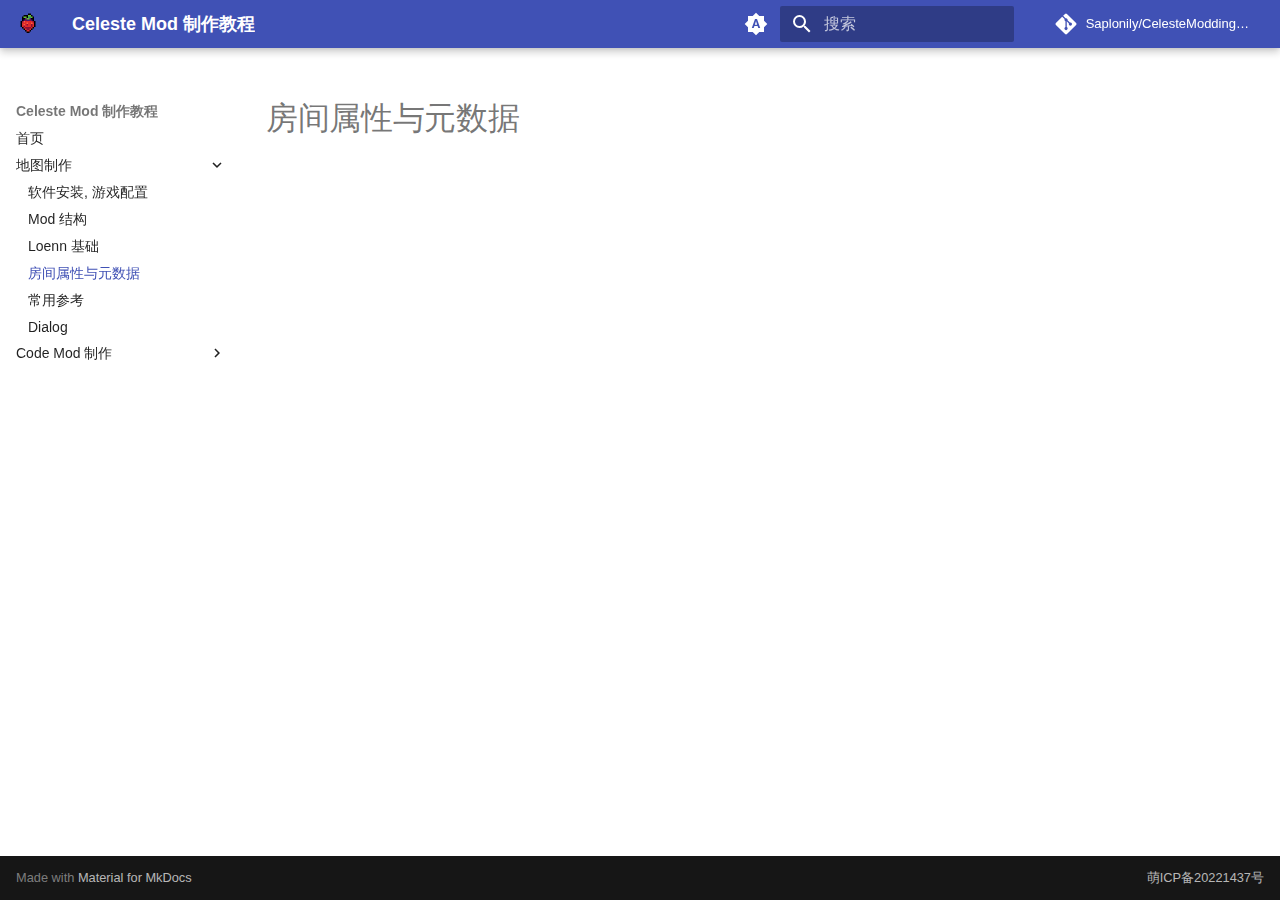
<file: mapping/room_and_meta/index.html>
<!doctype html>
<html lang="zh" class="no-js">
  <head>
    
      <meta charset="utf-8">
      <meta name="viewport" content="width=device-width,initial-scale=1">
      
        <meta name="description" content="Celeste Modding Tutorial">
      
      
        <meta name="author" content="Saplonily">
      
      
        <link rel="canonical" href="https://saplonily.top/celeste_modding_tutorial/mapping/room_and_meta/">
      
      
        <link rel="prev" href="../loenn_basic/">
      
      
        <link rel="next" href="../reference/">
      
      
      <link rel="icon" href="../../assets/images/favicon.png">
      <meta name="generator" content="mkdocs-1.6.1, mkdocs-material-9.6.14">
    
    
      
        <title>房间属性与元数据 - Celeste Mod 制作教程</title>
      
    
    
      <link rel="stylesheet" href="../../assets/stylesheets/main.342714a4.min.css">
      
        
        <link rel="stylesheet" href="../../assets/stylesheets/palette.06af60db.min.css">
      
      


    
    
      
    
    
      
    
    
      <link rel="stylesheet" href="../../css/content.css">
    
    <script>__md_scope=new URL("../..",location),__md_hash=e=>[...e].reduce(((e,_)=>(e<<5)-e+_.charCodeAt(0)),0),__md_get=(e,_=localStorage,t=__md_scope)=>JSON.parse(_.getItem(t.pathname+"."+e)),__md_set=(e,_,t=localStorage,a=__md_scope)=>{try{t.setItem(a.pathname+"."+e,JSON.stringify(_))}catch(e){}}</script>
    
      

    
    
    
  </head>
  
  
    
    
      
    
    
    
    
    <body dir="ltr" data-md-color-scheme="default" data-md-color-primary="indigo" data-md-color-accent="indigo">
  
    
    <input class="md-toggle" data-md-toggle="drawer" type="checkbox" id="__drawer" autocomplete="off">
    <input class="md-toggle" data-md-toggle="search" type="checkbox" id="__search" autocomplete="off">
    <label class="md-overlay" for="__drawer"></label>
    <div data-md-component="skip">
      
    </div>
    <div data-md-component="announce">
      
    </div>
    
    
      

  

<header class="md-header md-header--shadow" data-md-component="header">
  <nav class="md-header__inner md-grid" aria-label="页眉">
    <a href="../.." title="Celeste Mod 制作教程" class="md-header__button md-logo" aria-label="Celeste Mod 制作教程" data-md-component="logo">
      
  <img src="../../assets/images/favicon.png" alt="logo">

    </a>
    <label class="md-header__button md-icon" for="__drawer">
      
      <svg xmlns="http://www.w3.org/2000/svg" viewBox="0 0 24 24"><path d="M3 6h18v2H3zm0 5h18v2H3zm0 5h18v2H3z"/></svg>
    </label>
    <div class="md-header__title" data-md-component="header-title">
      <div class="md-header__ellipsis">
        <div class="md-header__topic">
          <span class="md-ellipsis">
            Celeste Mod 制作教程
          </span>
        </div>
        <div class="md-header__topic" data-md-component="header-topic">
          <span class="md-ellipsis">
            
              房间属性与元数据
            
          </span>
        </div>
      </div>
    </div>
    
      
        <form class="md-header__option" data-md-component="palette">
  
    
    
    
    <input class="md-option" data-md-color-media="(prefers-color-scheme)" data-md-color-scheme="default" data-md-color-primary="indigo" data-md-color-accent="indigo"  aria-label="Switch to light mode"  type="radio" name="__palette" id="__palette_0">
    
      <label class="md-header__button md-icon" title="Switch to light mode" for="__palette_1" hidden>
        <svg xmlns="http://www.w3.org/2000/svg" viewBox="0 0 24 24"><path d="m14.3 16-.7-2h-3.2l-.7 2H7.8L11 7h2l3.2 9zM20 8.69V4h-4.69L12 .69 8.69 4H4v4.69L.69 12 4 15.31V20h4.69L12 23.31 15.31 20H20v-4.69L23.31 12zm-9.15 3.96h2.3L12 9z"/></svg>
      </label>
    
  
    
    
    
    <input class="md-option" data-md-color-media="(prefers-color-scheme: light)" data-md-color-scheme="default" data-md-color-primary="indigo" data-md-color-accent="indigo"  aria-label="Switch to dark mode"  type="radio" name="__palette" id="__palette_1">
    
      <label class="md-header__button md-icon" title="Switch to dark mode" for="__palette_2" hidden>
        <svg xmlns="http://www.w3.org/2000/svg" viewBox="0 0 24 24"><path d="M12 8a4 4 0 0 0-4 4 4 4 0 0 0 4 4 4 4 0 0 0 4-4 4 4 0 0 0-4-4m0 10a6 6 0 0 1-6-6 6 6 0 0 1 6-6 6 6 0 0 1 6 6 6 6 0 0 1-6 6m8-9.31V4h-4.69L12 .69 8.69 4H4v4.69L.69 12 4 15.31V20h4.69L12 23.31 15.31 20H20v-4.69L23.31 12z"/></svg>
      </label>
    
  
    
    
    
    <input class="md-option" data-md-color-media="(prefers-color-scheme: dark)" data-md-color-scheme="slate" data-md-color-primary="indigo" data-md-color-accent="indigo"  aria-label="Switch to system preference"  type="radio" name="__palette" id="__palette_2">
    
      <label class="md-header__button md-icon" title="Switch to system preference" for="__palette_0" hidden>
        <svg xmlns="http://www.w3.org/2000/svg" viewBox="0 0 24 24"><path d="M12 18c-.89 0-1.74-.2-2.5-.55C11.56 16.5 13 14.42 13 12s-1.44-4.5-3.5-5.45C10.26 6.2 11.11 6 12 6a6 6 0 0 1 6 6 6 6 0 0 1-6 6m8-9.31V4h-4.69L12 .69 8.69 4H4v4.69L.69 12 4 15.31V20h4.69L12 23.31 15.31 20H20v-4.69L23.31 12z"/></svg>
      </label>
    
  
</form>
      
    
    
      <script>var palette=__md_get("__palette");if(palette&&palette.color){if("(prefers-color-scheme)"===palette.color.media){var media=matchMedia("(prefers-color-scheme: light)"),input=document.querySelector(media.matches?"[data-md-color-media='(prefers-color-scheme: light)']":"[data-md-color-media='(prefers-color-scheme: dark)']");palette.color.media=input.getAttribute("data-md-color-media"),palette.color.scheme=input.getAttribute("data-md-color-scheme"),palette.color.primary=input.getAttribute("data-md-color-primary"),palette.color.accent=input.getAttribute("data-md-color-accent")}for(var[key,value]of Object.entries(palette.color))document.body.setAttribute("data-md-color-"+key,value)}</script>
    
    
    
      
      
        <label class="md-header__button md-icon" for="__search">
          
          <svg xmlns="http://www.w3.org/2000/svg" viewBox="0 0 24 24"><path d="M9.5 3A6.5 6.5 0 0 1 16 9.5c0 1.61-.59 3.09-1.56 4.23l.27.27h.79l5 5-1.5 1.5-5-5v-.79l-.27-.27A6.52 6.52 0 0 1 9.5 16 6.5 6.5 0 0 1 3 9.5 6.5 6.5 0 0 1 9.5 3m0 2C7 5 5 7 5 9.5S7 14 9.5 14 14 12 14 9.5 12 5 9.5 5"/></svg>
        </label>
        <div class="md-search" data-md-component="search" role="dialog">
  <label class="md-search__overlay" for="__search"></label>
  <div class="md-search__inner" role="search">
    <form class="md-search__form" name="search">
      <input type="text" class="md-search__input" name="query" aria-label="搜索" placeholder="搜索" autocapitalize="off" autocorrect="off" autocomplete="off" spellcheck="false" data-md-component="search-query" required>
      <label class="md-search__icon md-icon" for="__search">
        
        <svg xmlns="http://www.w3.org/2000/svg" viewBox="0 0 24 24"><path d="M9.5 3A6.5 6.5 0 0 1 16 9.5c0 1.61-.59 3.09-1.56 4.23l.27.27h.79l5 5-1.5 1.5-5-5v-.79l-.27-.27A6.52 6.52 0 0 1 9.5 16 6.5 6.5 0 0 1 3 9.5 6.5 6.5 0 0 1 9.5 3m0 2C7 5 5 7 5 9.5S7 14 9.5 14 14 12 14 9.5 12 5 9.5 5"/></svg>
        
        <svg xmlns="http://www.w3.org/2000/svg" viewBox="0 0 24 24"><path d="M20 11v2H8l5.5 5.5-1.42 1.42L4.16 12l7.92-7.92L13.5 5.5 8 11z"/></svg>
      </label>
      <nav class="md-search__options" aria-label="查找">
        
        <button type="reset" class="md-search__icon md-icon" title="清空当前内容" aria-label="清空当前内容" tabindex="-1">
          
          <svg xmlns="http://www.w3.org/2000/svg" viewBox="0 0 24 24"><path d="M19 6.41 17.59 5 12 10.59 6.41 5 5 6.41 10.59 12 5 17.59 6.41 19 12 13.41 17.59 19 19 17.59 13.41 12z"/></svg>
        </button>
      </nav>
      
    </form>
    <div class="md-search__output">
      <div class="md-search__scrollwrap" tabindex="0" data-md-scrollfix>
        <div class="md-search-result" data-md-component="search-result">
          <div class="md-search-result__meta">
            正在初始化搜索引擎
          </div>
          <ol class="md-search-result__list" role="presentation"></ol>
        </div>
      </div>
    </div>
  </div>
</div>
      
    
    
      <div class="md-header__source">
        <a href="https://github.com/Saplonily/CelesteModdingTutorial" title="前往仓库" class="md-source" data-md-component="source">
  <div class="md-source__icon md-icon">
    
    <svg xmlns="http://www.w3.org/2000/svg" viewBox="0 0 448 512"><!--! Font Awesome Free 6.7.2 by @fontawesome - https://fontawesome.com License - https://fontawesome.com/license/free (Icons: CC BY 4.0, Fonts: SIL OFL 1.1, Code: MIT License) Copyright 2024 Fonticons, Inc.--><path d="M439.55 236.05 244 40.45a28.87 28.87 0 0 0-40.81 0l-40.66 40.63 51.52 51.52c27.06-9.14 52.68 16.77 43.39 43.68l49.66 49.66c34.23-11.8 61.18 31 35.47 56.69-26.49 26.49-70.21-2.87-56-37.34L240.22 199v121.85c25.3 12.54 22.26 41.85 9.08 55a34.34 34.34 0 0 1-48.55 0c-17.57-17.6-11.07-46.91 11.25-56v-123c-20.8-8.51-24.6-30.74-18.64-45L142.57 101 8.45 235.14a28.86 28.86 0 0 0 0 40.81l195.61 195.6a28.86 28.86 0 0 0 40.8 0l194.69-194.69a28.86 28.86 0 0 0 0-40.81"/></svg>
  </div>
  <div class="md-source__repository">
    Saplonily/CelesteModdingTutorial
  </div>
</a>
      </div>
    
  </nav>
  
</header>
    
    <div class="md-container" data-md-component="container">
      
      
        
          
        
      
      <main class="md-main" data-md-component="main">
        <div class="md-main__inner md-grid">
          
            
              
              <div class="md-sidebar md-sidebar--primary" data-md-component="sidebar" data-md-type="navigation" >
                <div class="md-sidebar__scrollwrap">
                  <div class="md-sidebar__inner">
                    



<nav class="md-nav md-nav--primary" aria-label="导航栏" data-md-level="0">
  <label class="md-nav__title" for="__drawer">
    <a href="../.." title="Celeste Mod 制作教程" class="md-nav__button md-logo" aria-label="Celeste Mod 制作教程" data-md-component="logo">
      
  <img src="../../assets/images/favicon.png" alt="logo">

    </a>
    Celeste Mod 制作教程
  </label>
  
    <div class="md-nav__source">
      <a href="https://github.com/Saplonily/CelesteModdingTutorial" title="前往仓库" class="md-source" data-md-component="source">
  <div class="md-source__icon md-icon">
    
    <svg xmlns="http://www.w3.org/2000/svg" viewBox="0 0 448 512"><!--! Font Awesome Free 6.7.2 by @fontawesome - https://fontawesome.com License - https://fontawesome.com/license/free (Icons: CC BY 4.0, Fonts: SIL OFL 1.1, Code: MIT License) Copyright 2024 Fonticons, Inc.--><path d="M439.55 236.05 244 40.45a28.87 28.87 0 0 0-40.81 0l-40.66 40.63 51.52 51.52c27.06-9.14 52.68 16.77 43.39 43.68l49.66 49.66c34.23-11.8 61.18 31 35.47 56.69-26.49 26.49-70.21-2.87-56-37.34L240.22 199v121.85c25.3 12.54 22.26 41.85 9.08 55a34.34 34.34 0 0 1-48.55 0c-17.57-17.6-11.07-46.91 11.25-56v-123c-20.8-8.51-24.6-30.74-18.64-45L142.57 101 8.45 235.14a28.86 28.86 0 0 0 0 40.81l195.61 195.6a28.86 28.86 0 0 0 40.8 0l194.69-194.69a28.86 28.86 0 0 0 0-40.81"/></svg>
  </div>
  <div class="md-source__repository">
    Saplonily/CelesteModdingTutorial
  </div>
</a>
    </div>
  
  <ul class="md-nav__list" data-md-scrollfix>
    
      
      
  
  
  
  
    <li class="md-nav__item">
      <a href="../.." class="md-nav__link">
        
  
  
  <span class="md-ellipsis">
    首页
    
  </span>
  

      </a>
    </li>
  

    
      
      
  
  
    
  
  
  
    
    
    
    
    
    <li class="md-nav__item md-nav__item--active md-nav__item--nested">
      
        
        
        <input class="md-nav__toggle md-toggle " type="checkbox" id="__nav_2" checked>
        
          
          <label class="md-nav__link" for="__nav_2" id="__nav_2_label" tabindex="0">
            
  
  
  <span class="md-ellipsis">
    地图制作
    
  </span>
  

            <span class="md-nav__icon md-icon"></span>
          </label>
        
        <nav class="md-nav" data-md-level="1" aria-labelledby="__nav_2_label" aria-expanded="true">
          <label class="md-nav__title" for="__nav_2">
            <span class="md-nav__icon md-icon"></span>
            地图制作
          </label>
          <ul class="md-nav__list" data-md-scrollfix>
            
              
                
  
  
  
  
    <li class="md-nav__item">
      <a href="../basic_env/" class="md-nav__link">
        
  
  
  <span class="md-ellipsis">
    软件安装, 游戏配置
    
  </span>
  

      </a>
    </li>
  

              
            
              
                
  
  
  
  
    <li class="md-nav__item">
      <a href="../mod_structure/" class="md-nav__link">
        
  
  
  <span class="md-ellipsis">
    Mod 结构
    
  </span>
  

      </a>
    </li>
  

              
            
              
                
  
  
  
  
    <li class="md-nav__item">
      <a href="../loenn_basic/" class="md-nav__link">
        
  
  
  <span class="md-ellipsis">
    Loenn 基础
    
  </span>
  

      </a>
    </li>
  

              
            
              
                
  
  
    
  
  
  
    <li class="md-nav__item md-nav__item--active">
      
      <input class="md-nav__toggle md-toggle" type="checkbox" id="__toc">
      
      
      
      <a href="./" class="md-nav__link md-nav__link--active">
        
  
  
  <span class="md-ellipsis">
    房间属性与元数据
    
  </span>
  

      </a>
      
    </li>
  

              
            
              
                
  
  
  
  
    <li class="md-nav__item">
      <a href="../reference/" class="md-nav__link">
        
  
  
  <span class="md-ellipsis">
    常用参考
    
  </span>
  

      </a>
    </li>
  

              
            
              
                
  
  
  
  
    <li class="md-nav__item">
      <a href="../dialog/" class="md-nav__link">
        
  
  
  <span class="md-ellipsis">
    Dialog
    
  </span>
  

      </a>
    </li>
  

              
            
          </ul>
        </nav>
      
    </li>
  

    
      
      
  
  
  
  
    
    
    
    
    
    <li class="md-nav__item md-nav__item--nested">
      
        
        
        <input class="md-nav__toggle md-toggle " type="checkbox" id="__nav_3" >
        
          
          <label class="md-nav__link" for="__nav_3" id="__nav_3_label" tabindex="0">
            
  
  
  <span class="md-ellipsis">
    Code Mod 制作
    
  </span>
  

            <span class="md-nav__icon md-icon"></span>
          </label>
        
        <nav class="md-nav" data-md-level="1" aria-labelledby="__nav_3_label" aria-expanded="false">
          <label class="md-nav__title" for="__nav_3">
            <span class="md-nav__icon md-icon"></span>
            Code Mod 制作
          </label>
          <ul class="md-nav__list" data-md-scrollfix>
            
              
                
  
  
  
  
    <li class="md-nav__item">
      <a href="../../code_modding/env/" class="md-nav__link">
        
  
  
  <span class="md-ellipsis">
    环境配置
    
  </span>
  

      </a>
    </li>
  

              
            
          </ul>
        </nav>
      
    </li>
  

    
  </ul>
</nav>
                  </div>
                </div>
              </div>
            
            
              
              <div class="md-sidebar md-sidebar--secondary" data-md-component="sidebar" data-md-type="toc" >
                <div class="md-sidebar__scrollwrap">
                  <div class="md-sidebar__inner">
                    

<nav class="md-nav md-nav--secondary" aria-label="目录">
  
  
  
  
</nav>
                  </div>
                </div>
              </div>
            
          
          
            <div class="md-content" data-md-component="content">
              <article class="md-content__inner md-typeset">
                
                  


  
  


  <h1>房间属性与元数据</h1>














                
              </article>
            </div>
          
          
  <script>var tabs=__md_get("__tabs");if(Array.isArray(tabs))e:for(var set of document.querySelectorAll(".tabbed-set")){var labels=set.querySelector(".tabbed-labels");for(var tab of tabs)for(var label of labels.getElementsByTagName("label"))if(label.innerText.trim()===tab){var input=document.getElementById(label.htmlFor);input.checked=!0;continue e}}</script>

<script>var target=document.getElementById(location.hash.slice(1));target&&target.name&&(target.checked=target.name.startsWith("__tabbed_"))</script>
        </div>
        
      </main>
      
        <footer class="md-footer">
    <div class="md-footer-meta md-typeset">
        <div class="md-footer-meta__inner md-grid">
            <div class="md-copyright">
                Made with
                <a href="https://squidfunk.github.io/mkdocs-material/" target="_blank" rel="noopener">
                    Material for MkDocs
                </a>
            </div>
            <a href="https://icp.gov.moe/?keyword=20221437" class="md-copyright" target="_blank" rel="noopener">
                萌ICP备20221437号
            </a>
        </div>
    </div>
</footer>
      
    </div>
    <div class="md-dialog" data-md-component="dialog">
      <div class="md-dialog__inner md-typeset"></div>
    </div>
    
    
    
      
      <script id="__config" type="application/json">{"base": "../..", "features": ["content.code.copy", "content.tabs.link"], "search": "../../assets/javascripts/workers/search.d50fe291.min.js", "tags": null, "translations": {"clipboard.copied": "\u5df2\u590d\u5236", "clipboard.copy": "\u590d\u5236", "search.result.more.one": "\u5728\u8be5\u9875\u4e0a\u8fd8\u6709 1 \u4e2a\u7b26\u5408\u6761\u4ef6\u7684\u7ed3\u679c", "search.result.more.other": "\u5728\u8be5\u9875\u4e0a\u8fd8\u6709 # \u4e2a\u7b26\u5408\u6761\u4ef6\u7684\u7ed3\u679c", "search.result.none": "\u6ca1\u6709\u627e\u5230\u7b26\u5408\u6761\u4ef6\u7684\u7ed3\u679c", "search.result.one": "\u627e\u5230 1 \u4e2a\u7b26\u5408\u6761\u4ef6\u7684\u7ed3\u679c", "search.result.other": "# \u4e2a\u7b26\u5408\u6761\u4ef6\u7684\u7ed3\u679c", "search.result.placeholder": "\u952e\u5165\u4ee5\u5f00\u59cb\u641c\u7d22", "search.result.term.missing": "\u7f3a\u5c11", "select.version": "\u9009\u62e9\u5f53\u524d\u7248\u672c"}, "version": null}</script>
    
    
      <script src="../../assets/javascripts/bundle.13a4f30d.min.js"></script>
      
    
  </body>
</html>
</file>
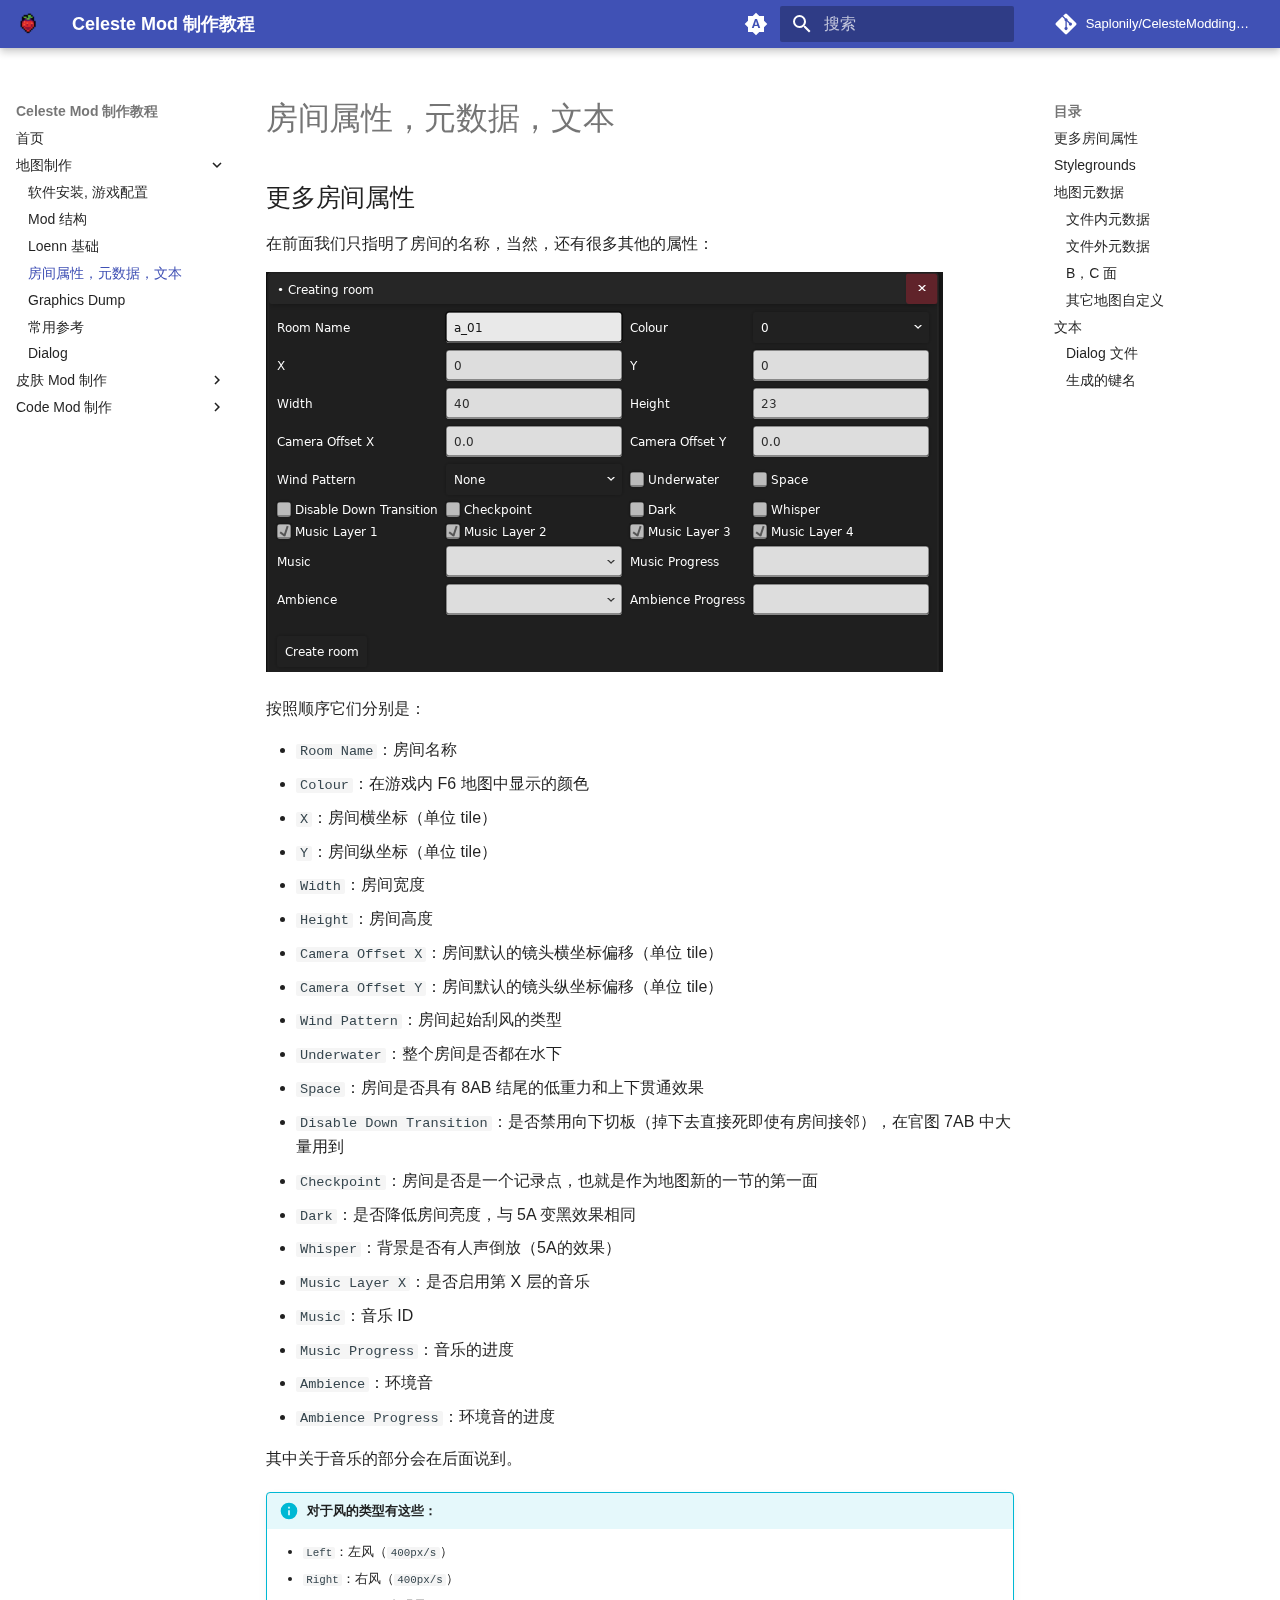
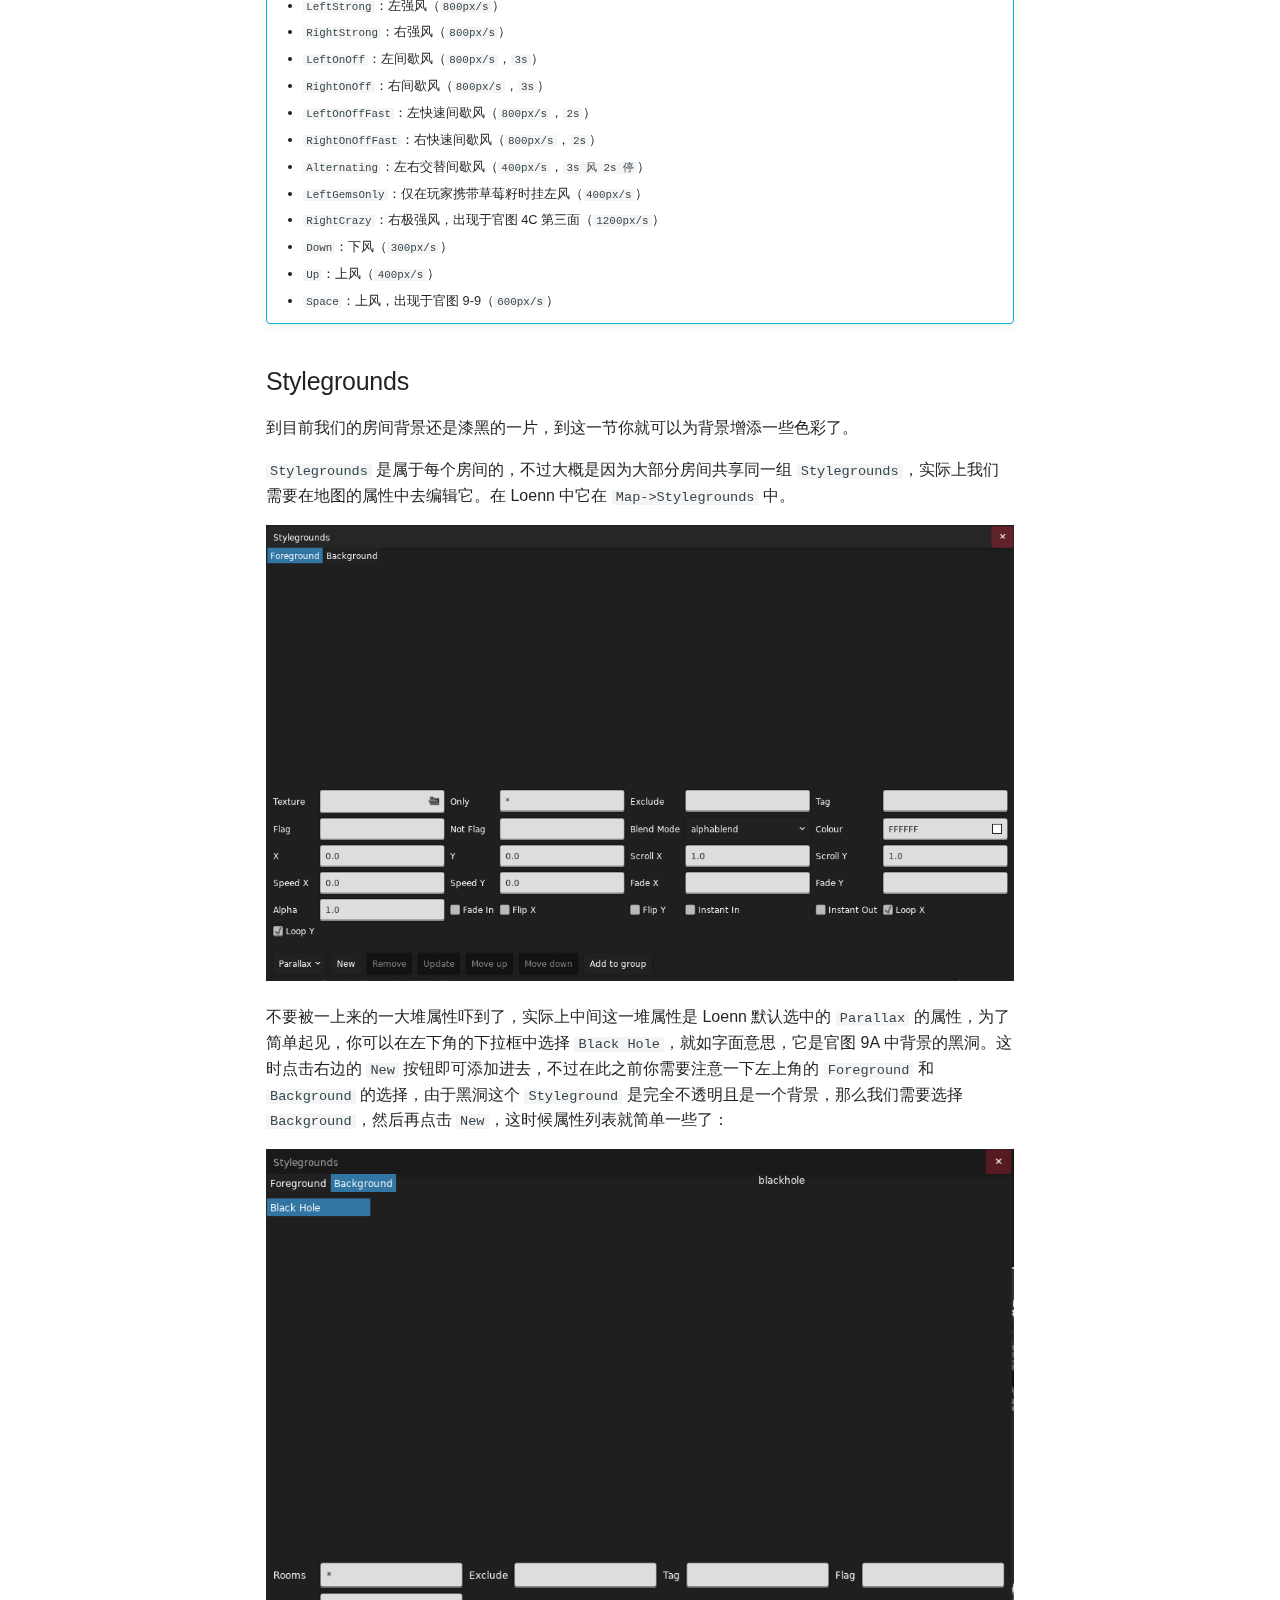
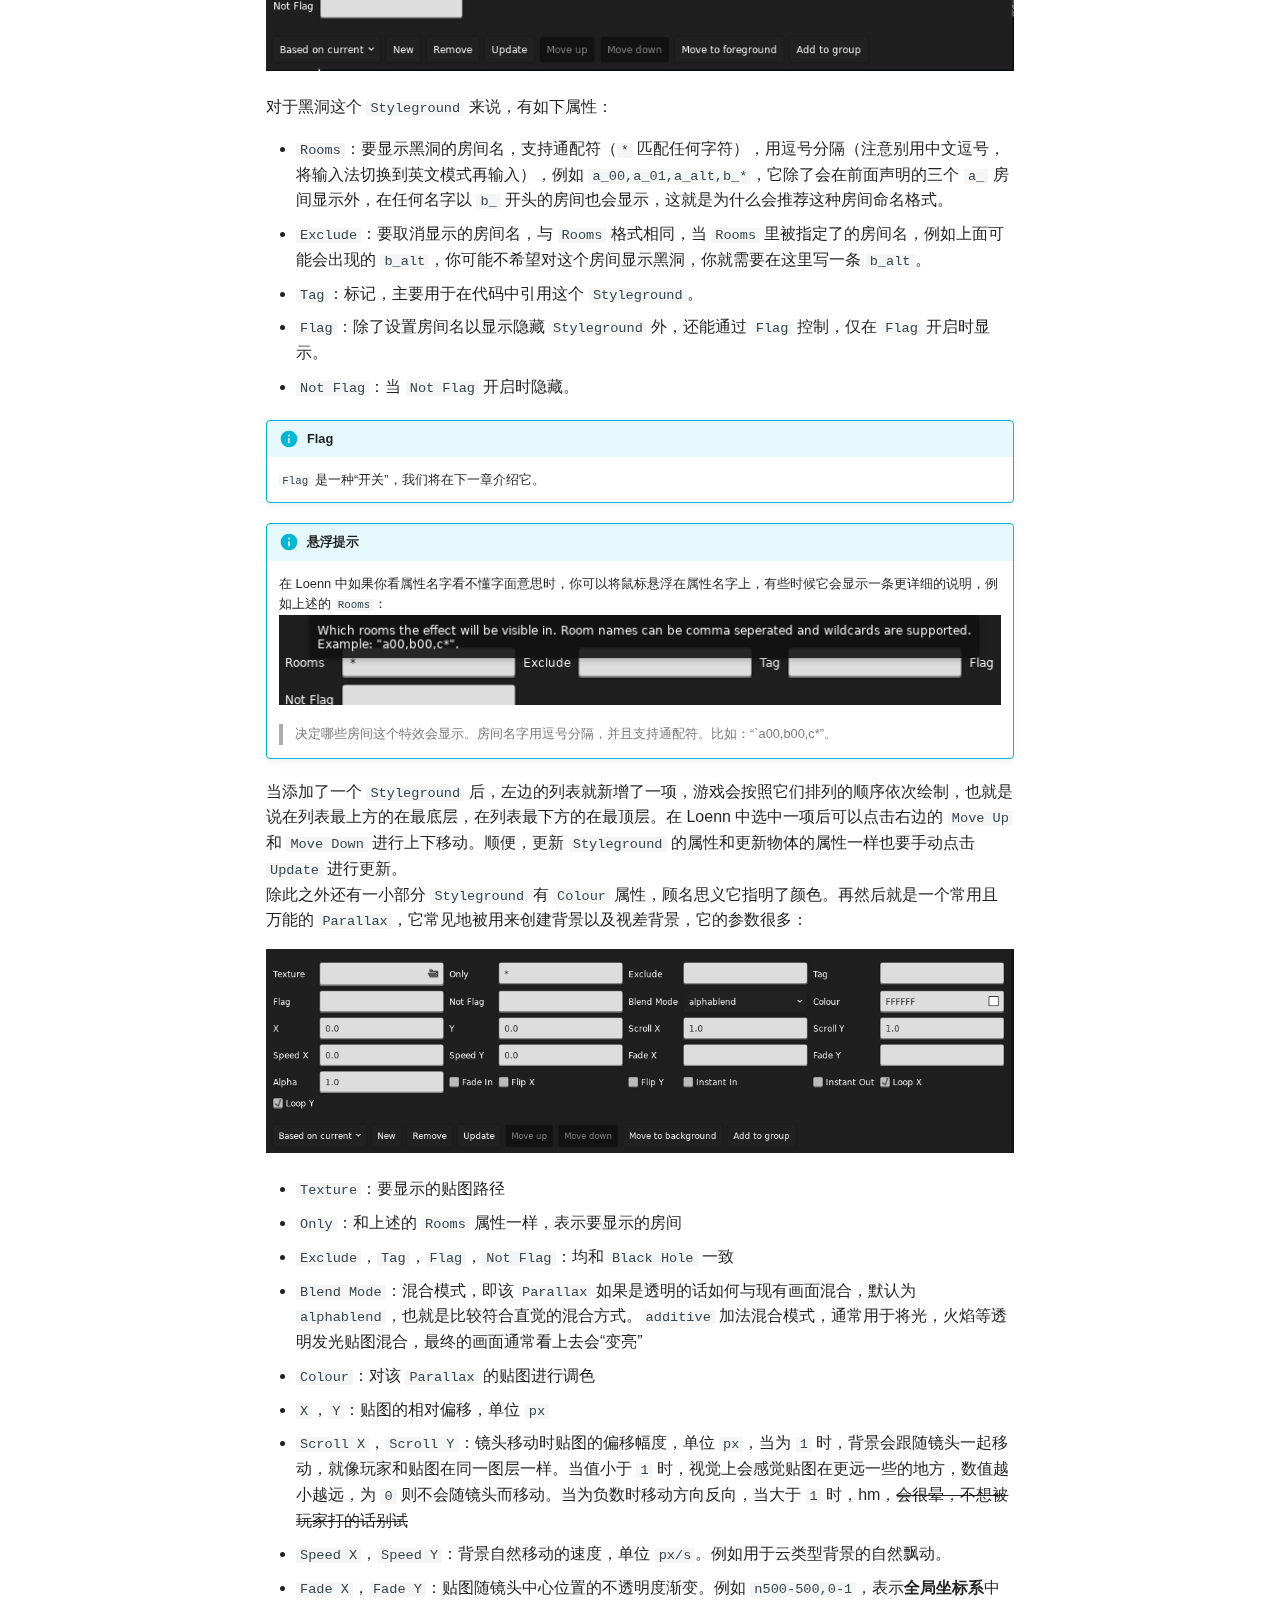
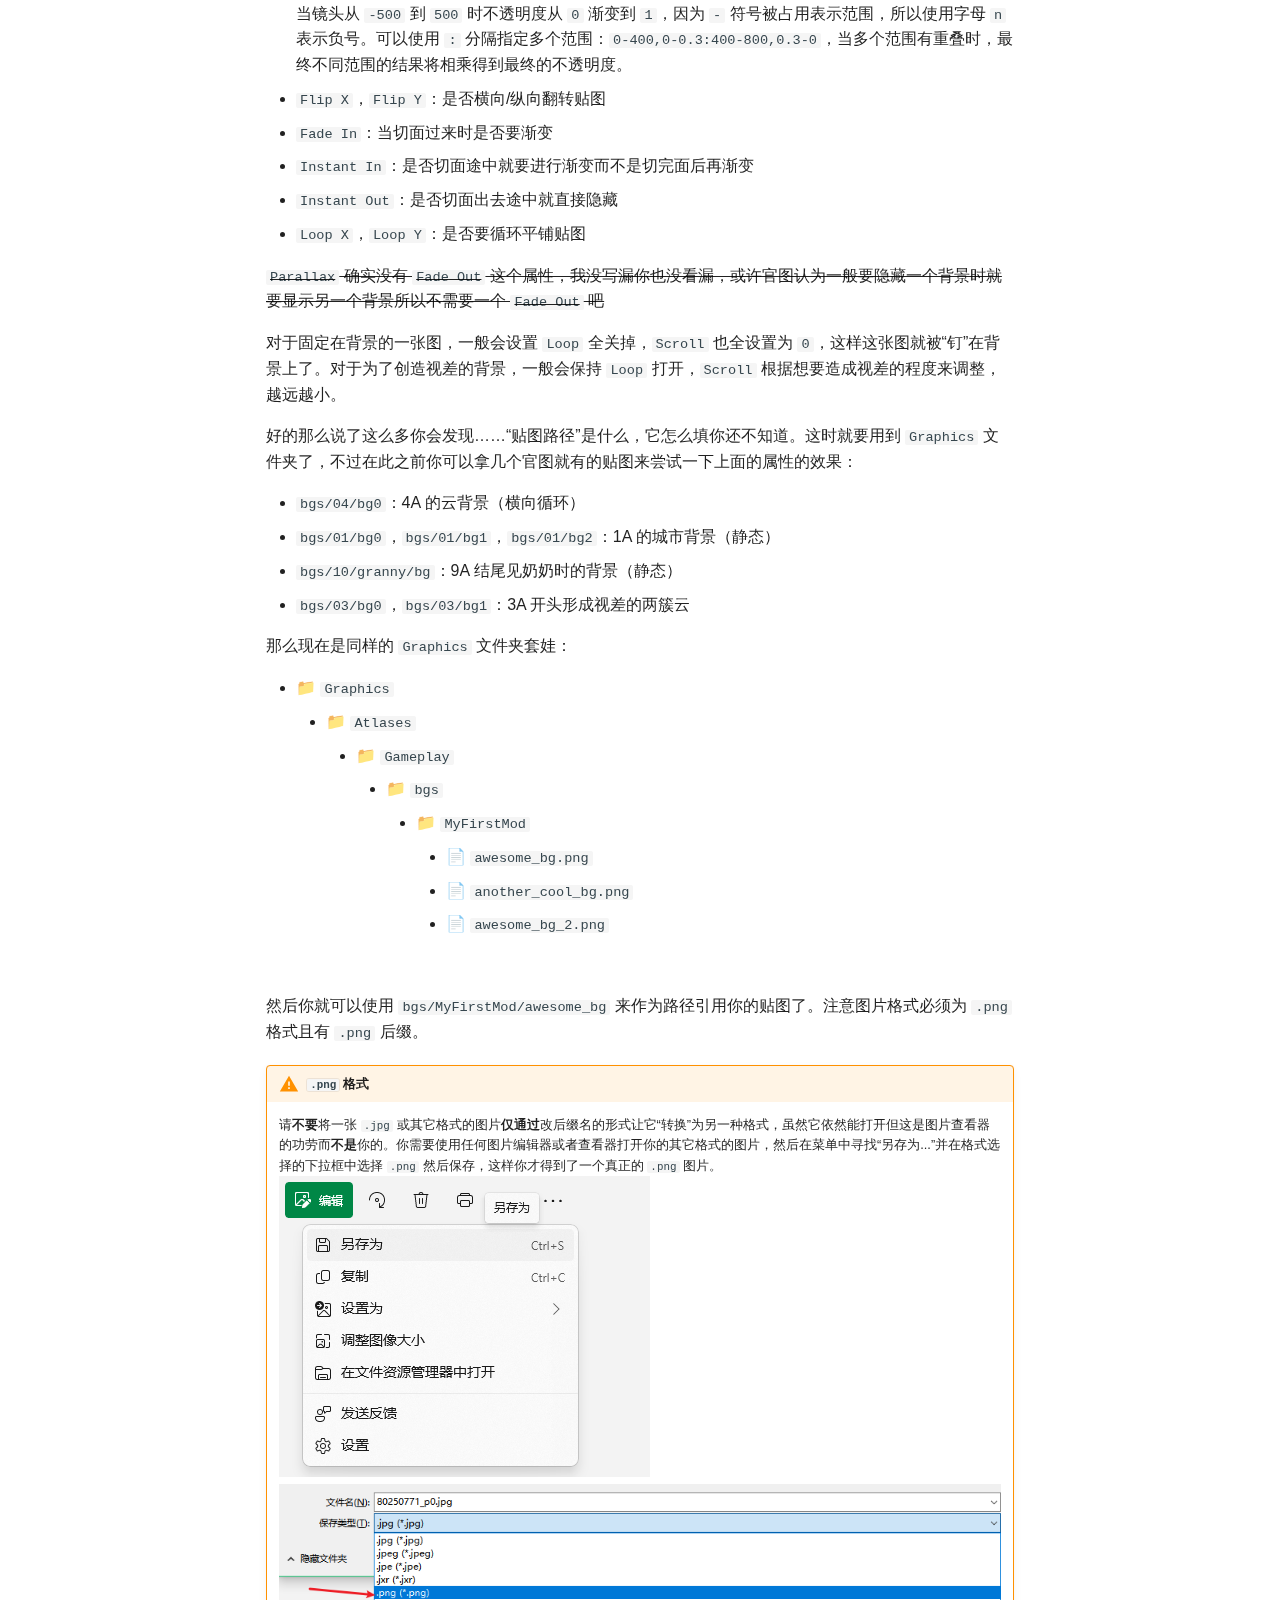
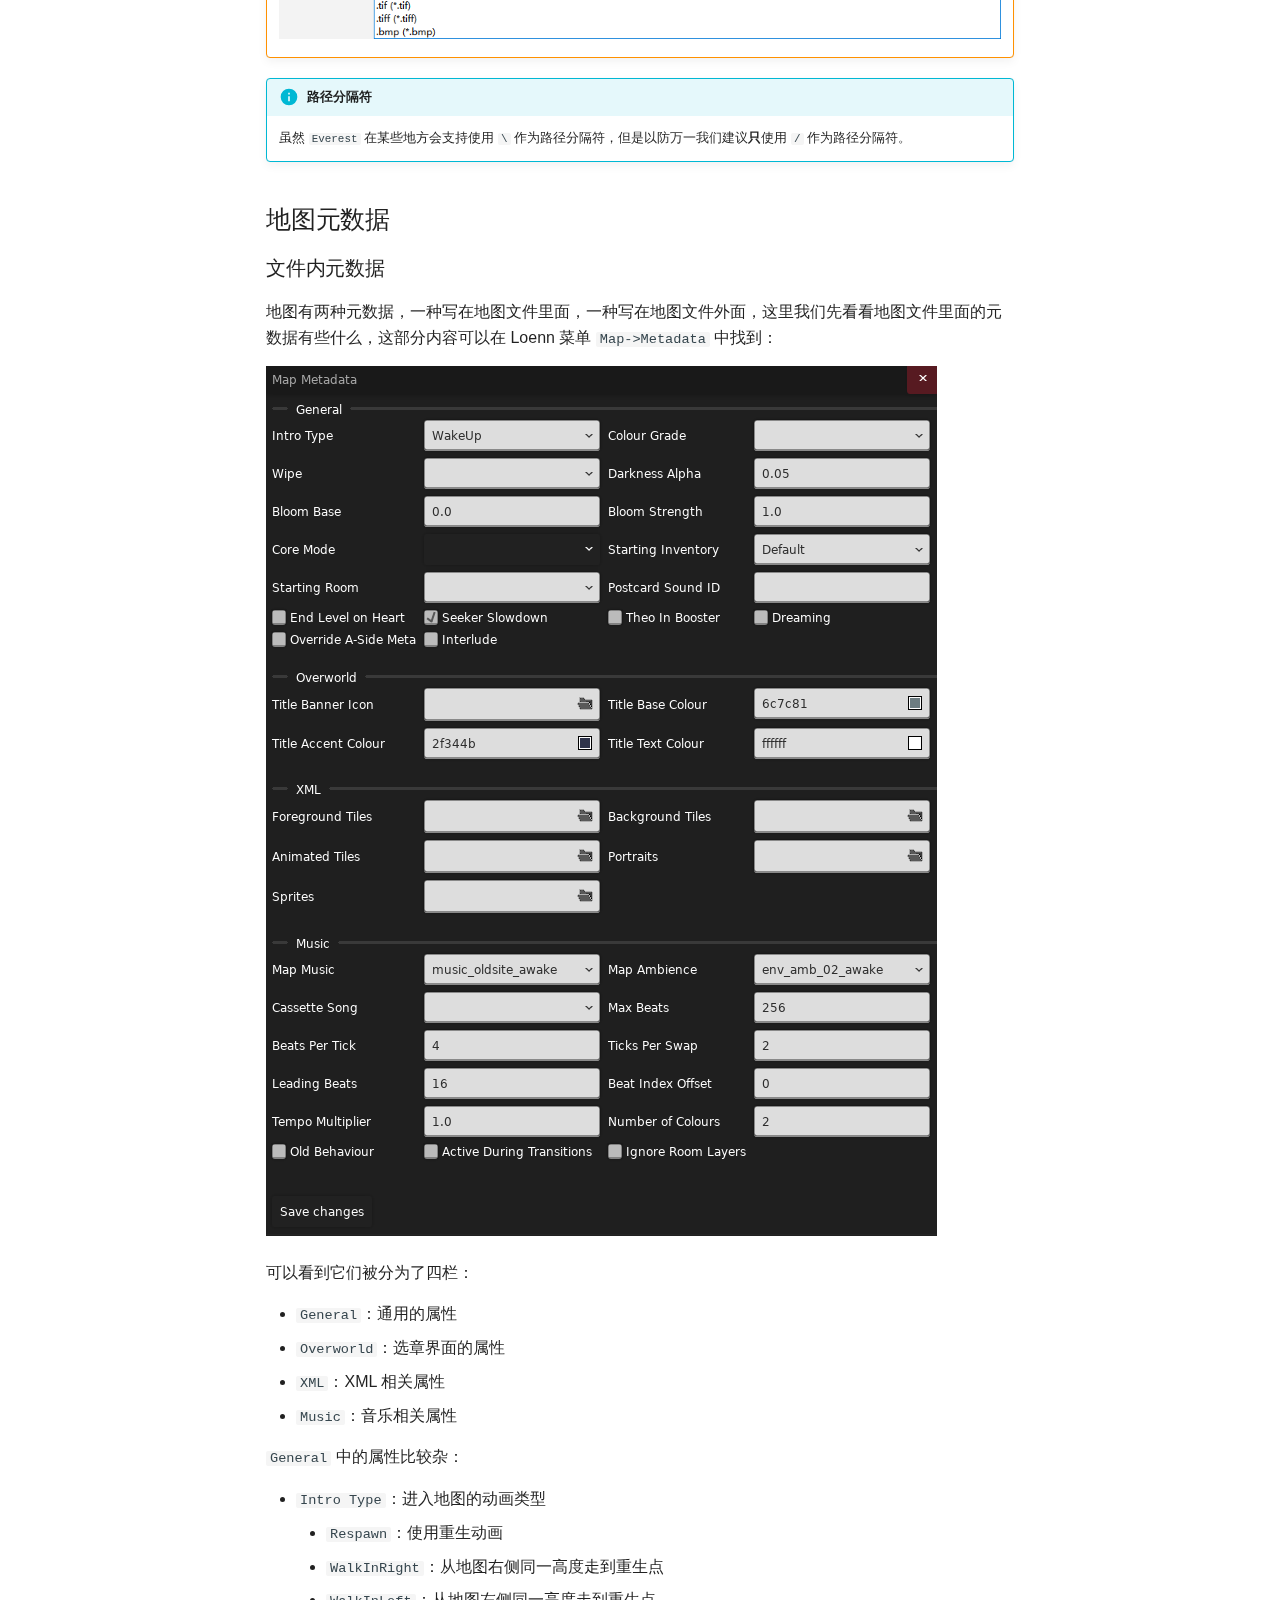
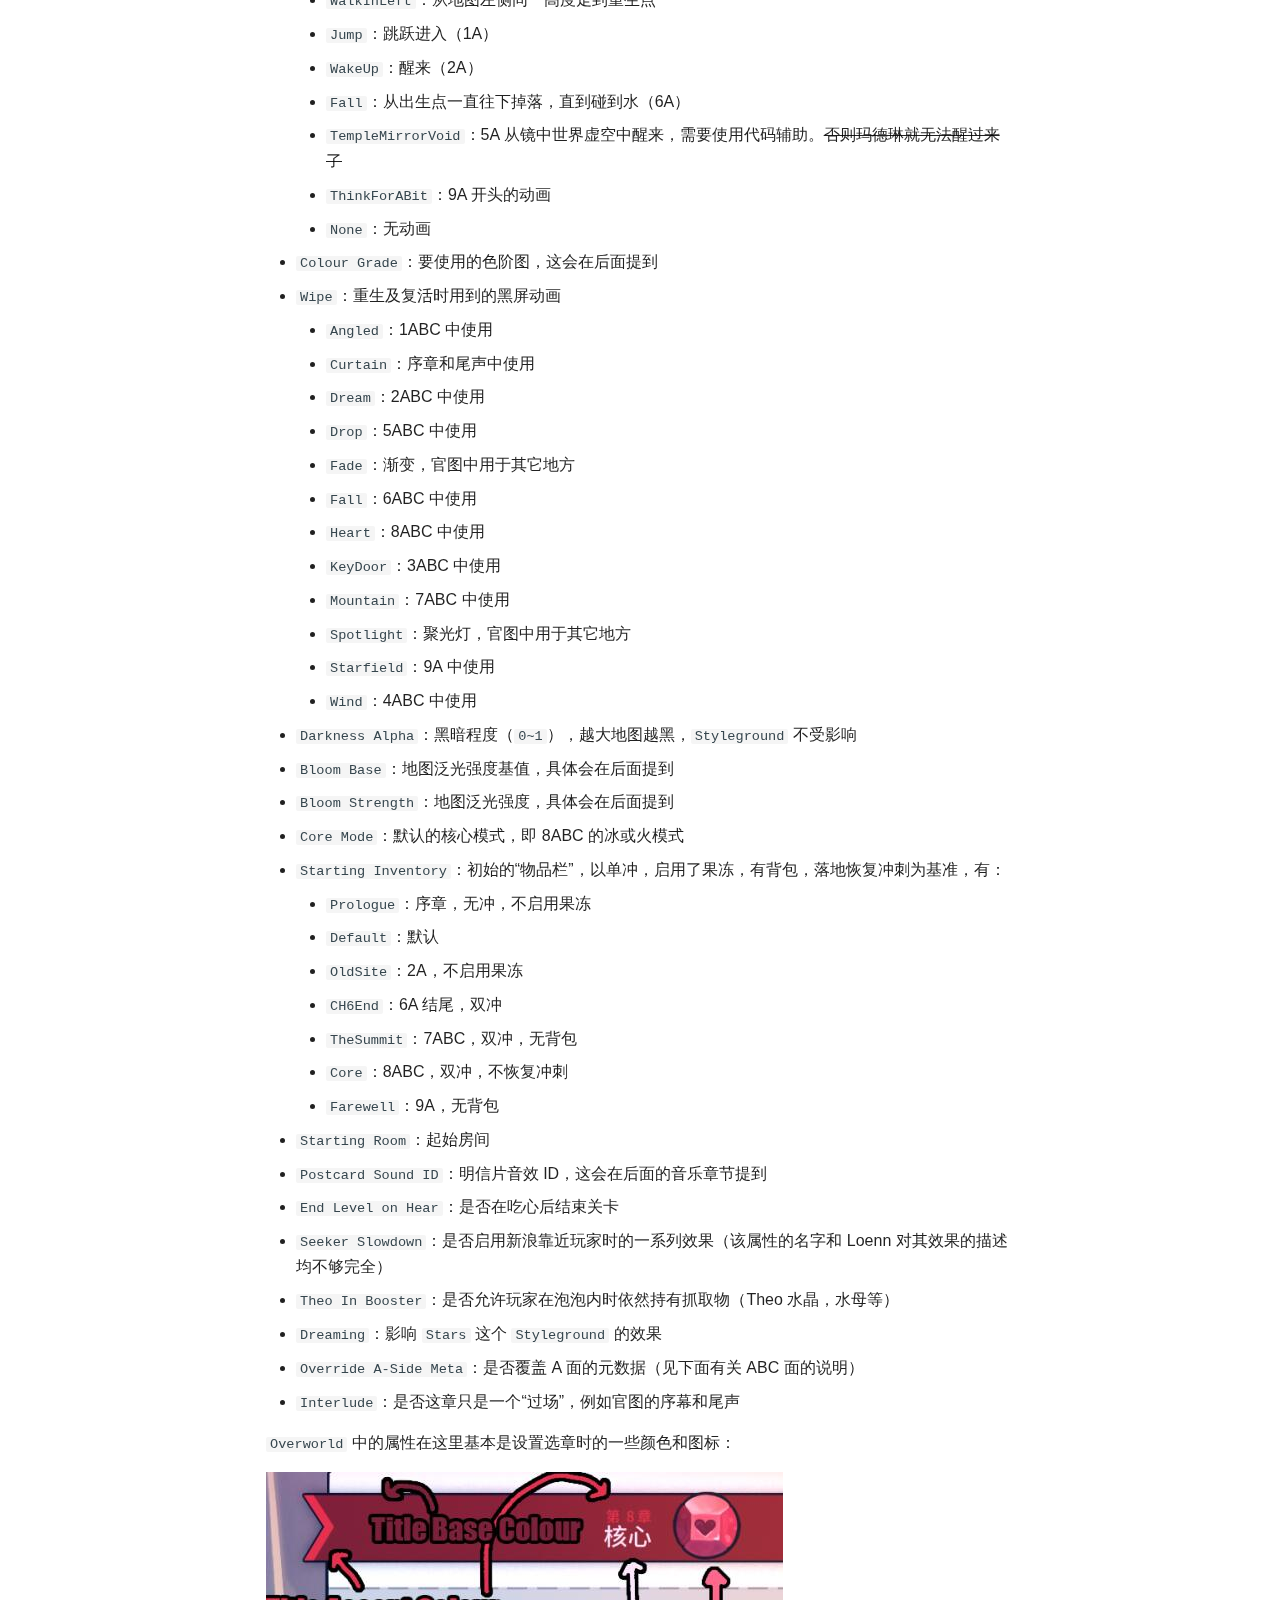
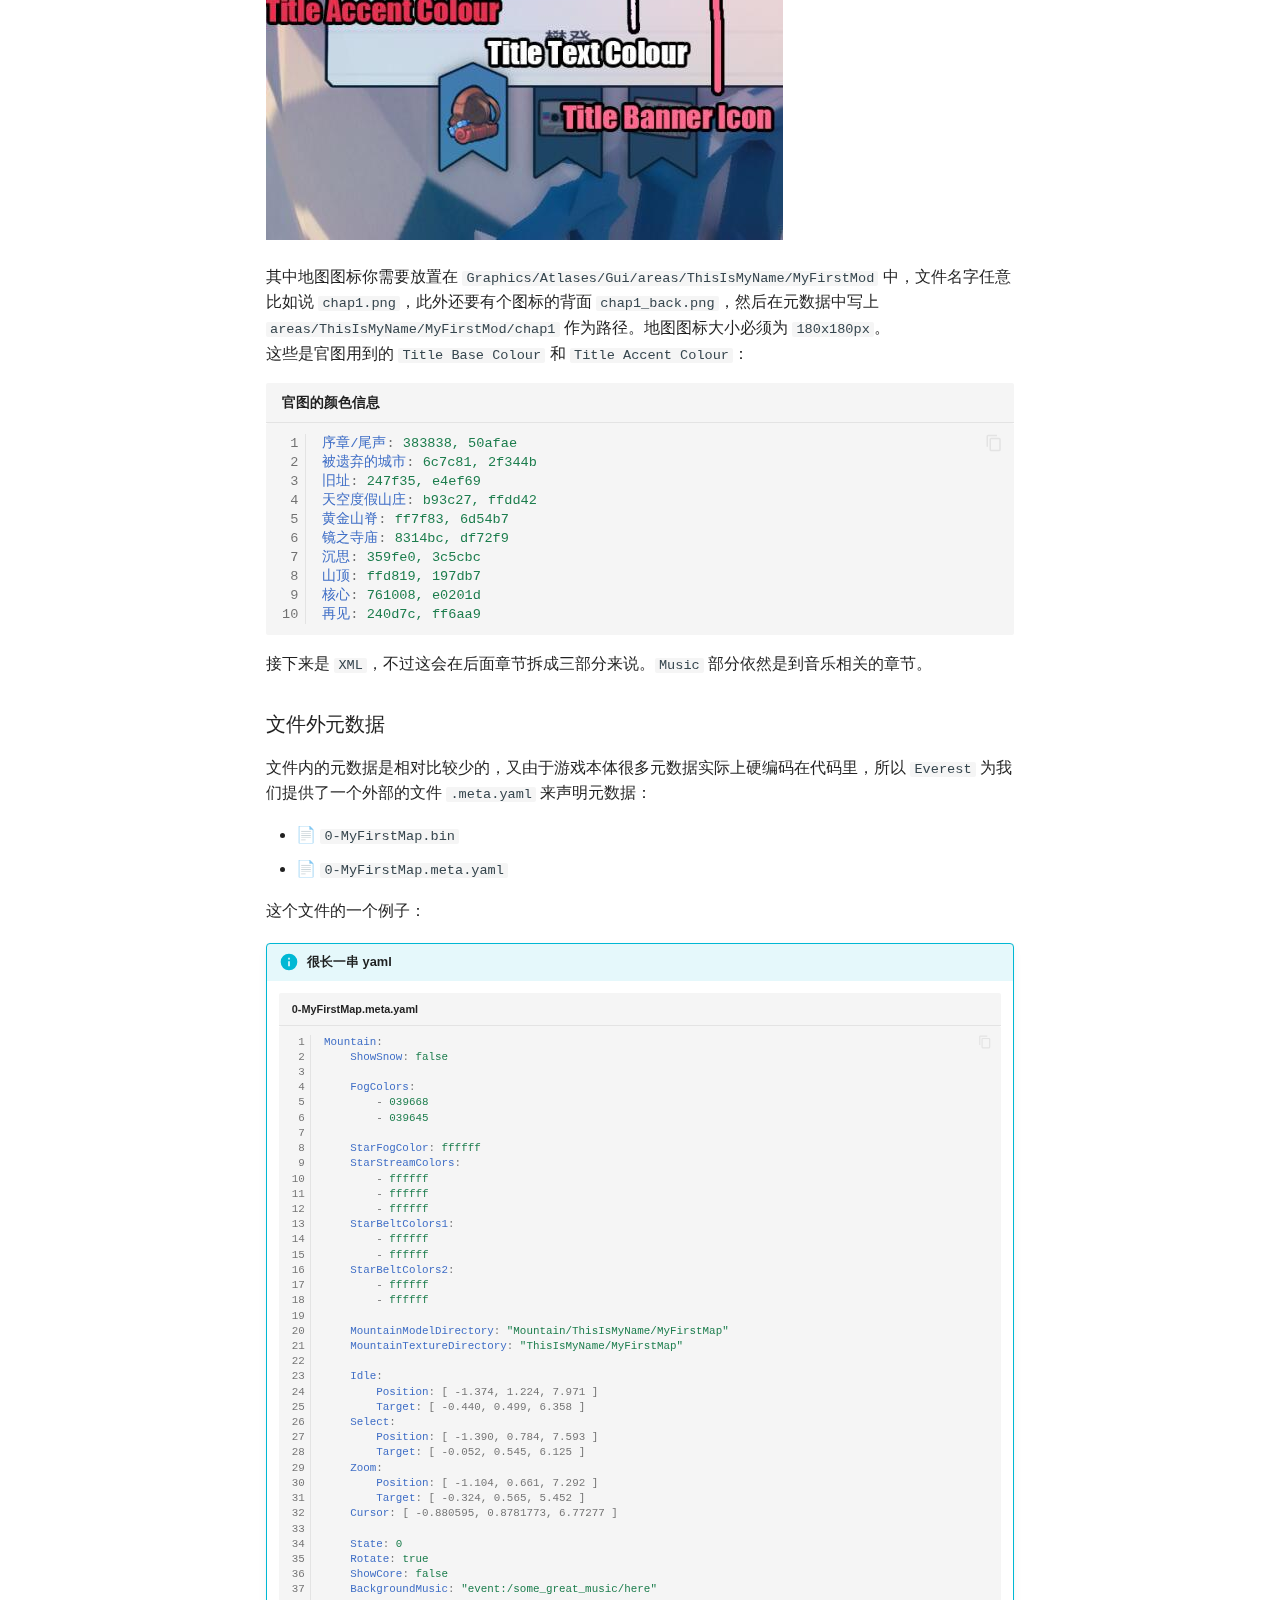
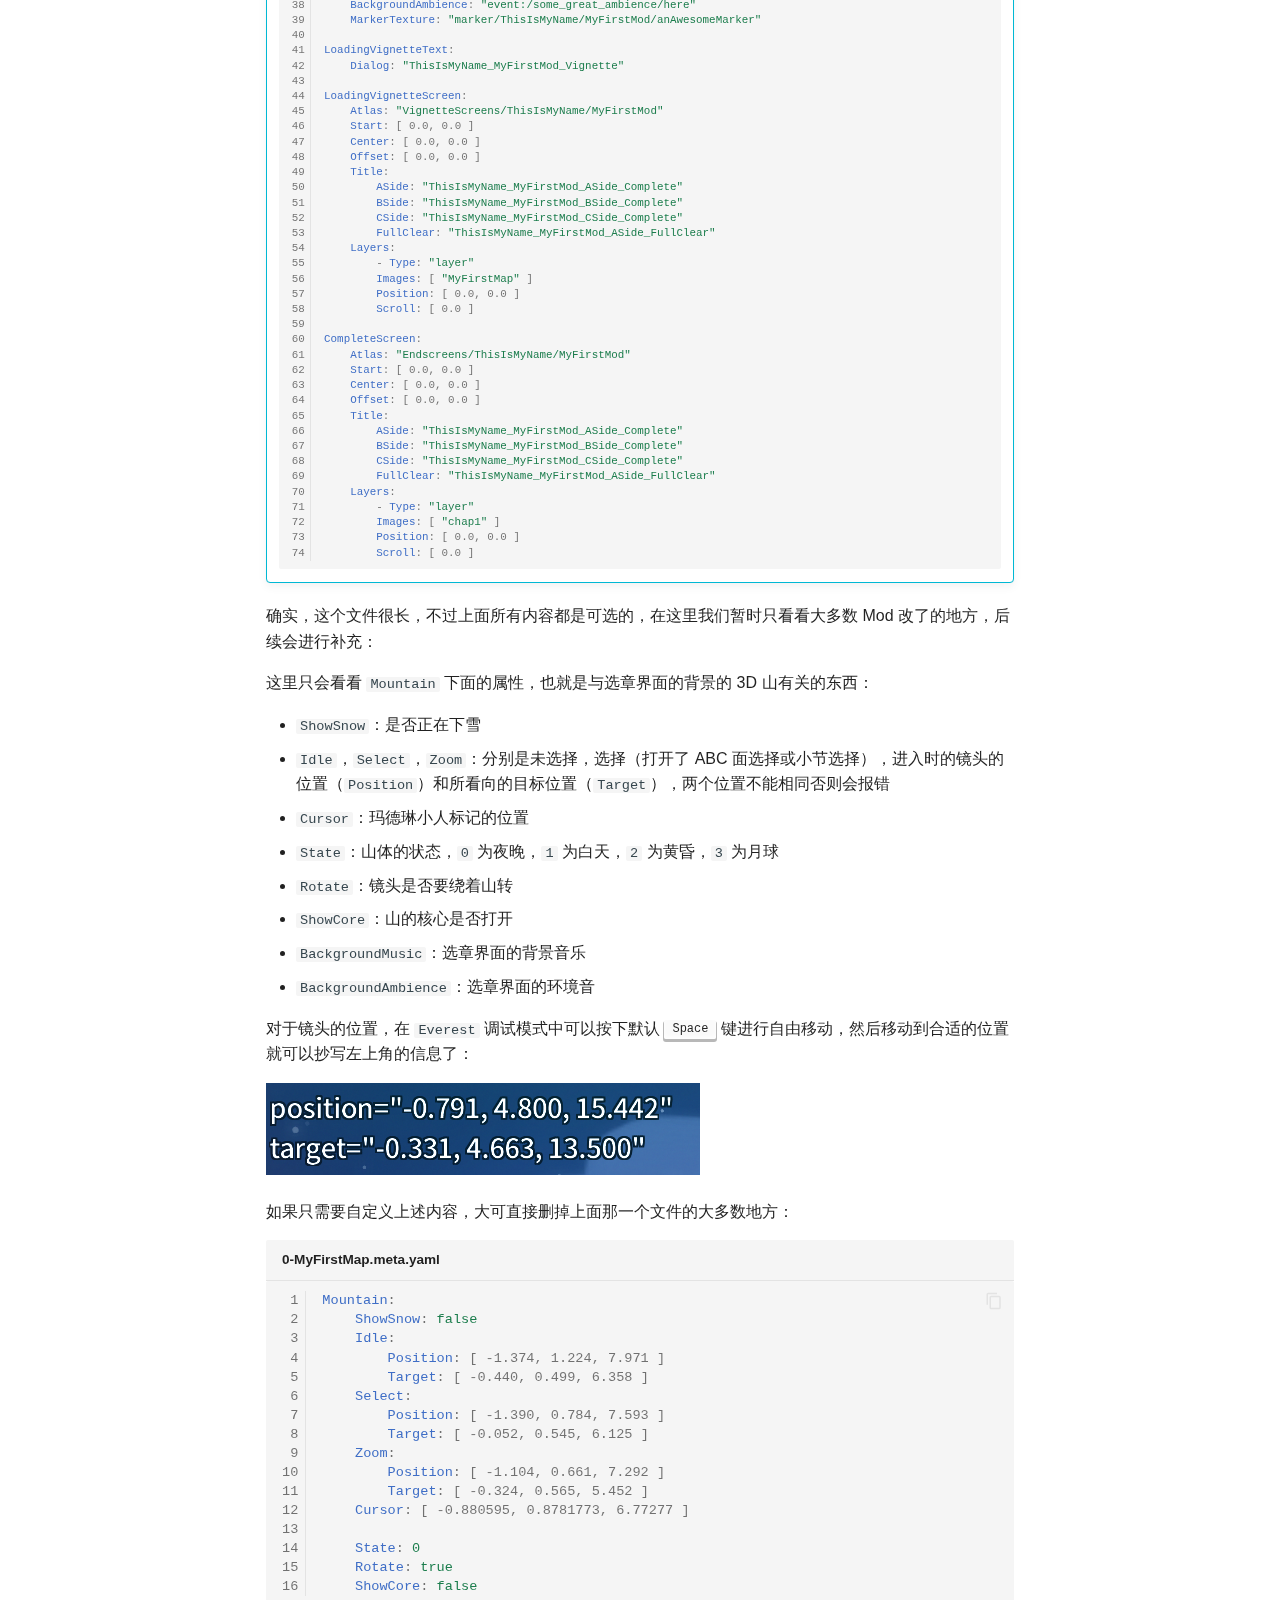
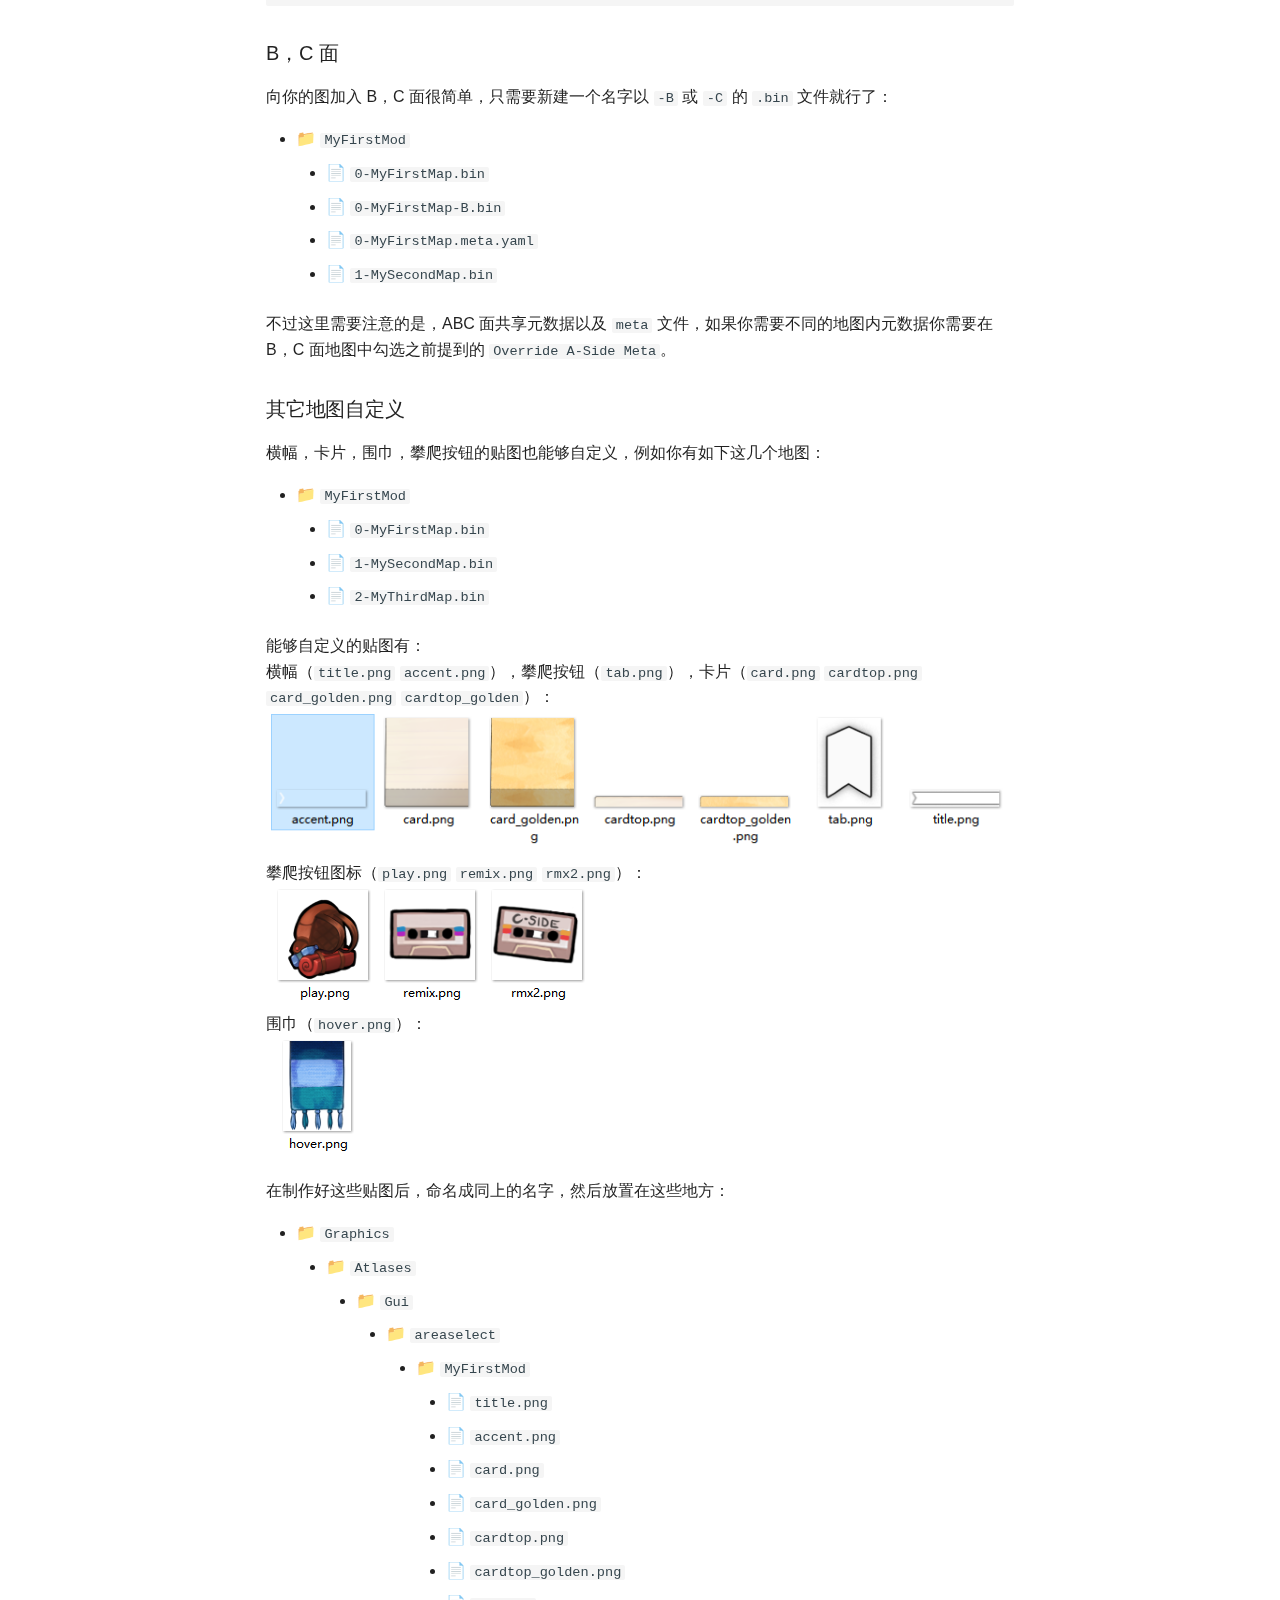
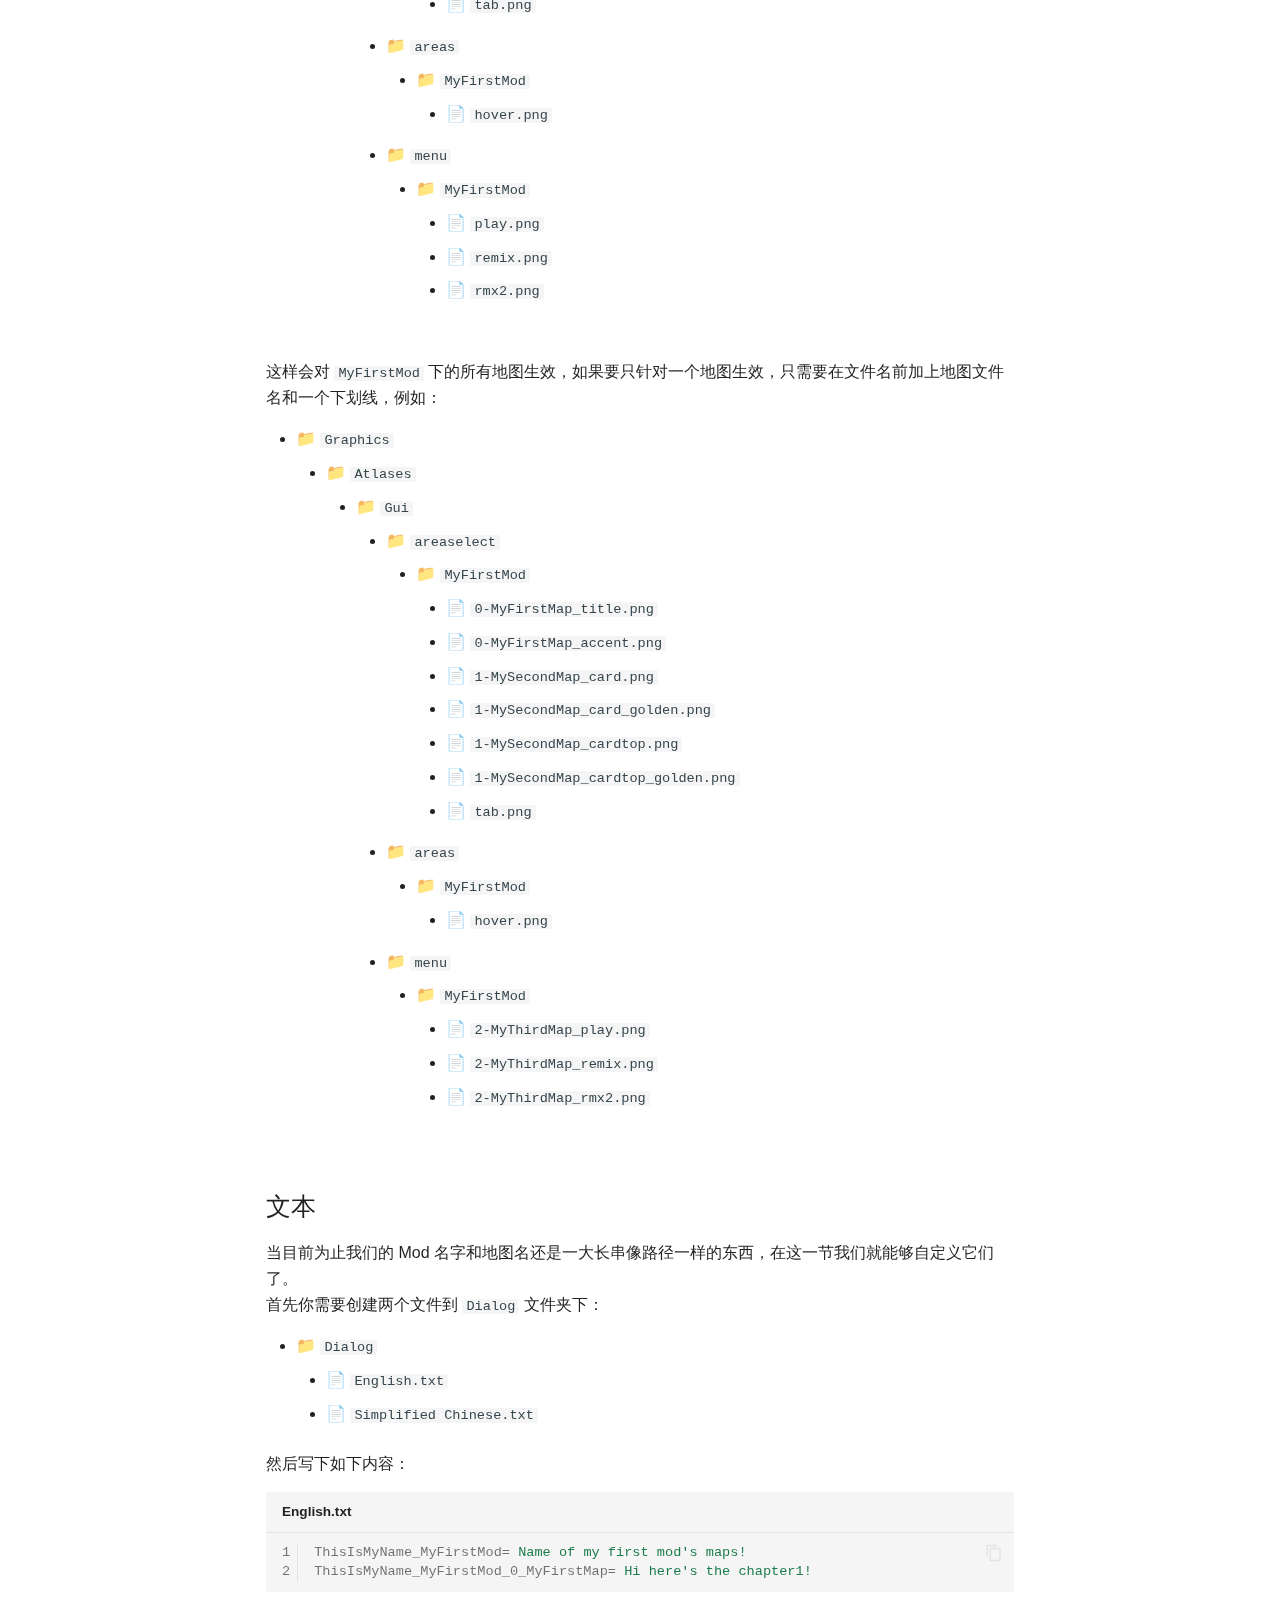
<file: mapping/room_meta_text/index.html>
<!doctype html>
<html lang="zh" class="no-js">
  <head>
    
      <meta charset="utf-8">
      <meta name="viewport" content="width=device-width,initial-scale=1">
      
        <meta name="description" content="Celeste Modding Tutorial">
      
      
        <meta name="author" content="Saplonily">
      
      
        <link rel="canonical" href="https://saplonily.top/celeste_modding_tutorial/mapping/room_meta_text/">
      
      
        <link rel="prev" href="../loenn_basic/">
      
      
        <link rel="next" href="../../shared/graphics_dump/">
      
      
      <link rel="icon" href="../../assets/images/favicon.png">
      <meta name="generator" content="mkdocs-1.6.1, mkdocs-material-9.6.14">
    
    
      
        <title>房间属性，元数据，文本 - Celeste Mod 制作教程</title>
      
    
    
      <link rel="stylesheet" href="../../assets/stylesheets/main.342714a4.min.css">
      
        
        <link rel="stylesheet" href="../../assets/stylesheets/palette.06af60db.min.css">
      
      


    
    
      
    
    
      
    
    
      <link rel="stylesheet" href="../../css/content.css">
    
    <script>__md_scope=new URL("../..",location),__md_hash=e=>[...e].reduce(((e,_)=>(e<<5)-e+_.charCodeAt(0)),0),__md_get=(e,_=localStorage,t=__md_scope)=>JSON.parse(_.getItem(t.pathname+"."+e)),__md_set=(e,_,t=localStorage,a=__md_scope)=>{try{t.setItem(a.pathname+"."+e,JSON.stringify(_))}catch(e){}}</script>
    
      

    
    
    
  </head>
  
  
    
    
      
    
    
    
    
    <body dir="ltr" data-md-color-scheme="default" data-md-color-primary="indigo" data-md-color-accent="indigo">
  
    
    <input class="md-toggle" data-md-toggle="drawer" type="checkbox" id="__drawer" autocomplete="off">
    <input class="md-toggle" data-md-toggle="search" type="checkbox" id="__search" autocomplete="off">
    <label class="md-overlay" for="__drawer"></label>
    <div data-md-component="skip">
      
        
        <a href="#_1" class="md-skip">
          跳转至
        </a>
      
    </div>
    <div data-md-component="announce">
      
    </div>
    
    
      

  

<header class="md-header md-header--shadow" data-md-component="header">
  <nav class="md-header__inner md-grid" aria-label="页眉">
    <a href="../.." title="Celeste Mod 制作教程" class="md-header__button md-logo" aria-label="Celeste Mod 制作教程" data-md-component="logo">
      
  <img src="../../assets/images/favicon.png" alt="logo">

    </a>
    <label class="md-header__button md-icon" for="__drawer">
      
      <svg xmlns="http://www.w3.org/2000/svg" viewBox="0 0 24 24"><path d="M3 6h18v2H3zm0 5h18v2H3zm0 5h18v2H3z"/></svg>
    </label>
    <div class="md-header__title" data-md-component="header-title">
      <div class="md-header__ellipsis">
        <div class="md-header__topic">
          <span class="md-ellipsis">
            Celeste Mod 制作教程
          </span>
        </div>
        <div class="md-header__topic" data-md-component="header-topic">
          <span class="md-ellipsis">
            
              房间属性，元数据，文本
            
          </span>
        </div>
      </div>
    </div>
    
      
        <form class="md-header__option" data-md-component="palette">
  
    
    
    
    <input class="md-option" data-md-color-media="(prefers-color-scheme)" data-md-color-scheme="default" data-md-color-primary="indigo" data-md-color-accent="indigo"  aria-label="Switch to light mode"  type="radio" name="__palette" id="__palette_0">
    
      <label class="md-header__button md-icon" title="Switch to light mode" for="__palette_1" hidden>
        <svg xmlns="http://www.w3.org/2000/svg" viewBox="0 0 24 24"><path d="m14.3 16-.7-2h-3.2l-.7 2H7.8L11 7h2l3.2 9zM20 8.69V4h-4.69L12 .69 8.69 4H4v4.69L.69 12 4 15.31V20h4.69L12 23.31 15.31 20H20v-4.69L23.31 12zm-9.15 3.96h2.3L12 9z"/></svg>
      </label>
    
  
    
    
    
    <input class="md-option" data-md-color-media="(prefers-color-scheme: light)" data-md-color-scheme="default" data-md-color-primary="indigo" data-md-color-accent="indigo"  aria-label="Switch to dark mode"  type="radio" name="__palette" id="__palette_1">
    
      <label class="md-header__button md-icon" title="Switch to dark mode" for="__palette_2" hidden>
        <svg xmlns="http://www.w3.org/2000/svg" viewBox="0 0 24 24"><path d="M12 8a4 4 0 0 0-4 4 4 4 0 0 0 4 4 4 4 0 0 0 4-4 4 4 0 0 0-4-4m0 10a6 6 0 0 1-6-6 6 6 0 0 1 6-6 6 6 0 0 1 6 6 6 6 0 0 1-6 6m8-9.31V4h-4.69L12 .69 8.69 4H4v4.69L.69 12 4 15.31V20h4.69L12 23.31 15.31 20H20v-4.69L23.31 12z"/></svg>
      </label>
    
  
    
    
    
    <input class="md-option" data-md-color-media="(prefers-color-scheme: dark)" data-md-color-scheme="slate" data-md-color-primary="indigo" data-md-color-accent="indigo"  aria-label="Switch to system preference"  type="radio" name="__palette" id="__palette_2">
    
      <label class="md-header__button md-icon" title="Switch to system preference" for="__palette_0" hidden>
        <svg xmlns="http://www.w3.org/2000/svg" viewBox="0 0 24 24"><path d="M12 18c-.89 0-1.74-.2-2.5-.55C11.56 16.5 13 14.42 13 12s-1.44-4.5-3.5-5.45C10.26 6.2 11.11 6 12 6a6 6 0 0 1 6 6 6 6 0 0 1-6 6m8-9.31V4h-4.69L12 .69 8.69 4H4v4.69L.69 12 4 15.31V20h4.69L12 23.31 15.31 20H20v-4.69L23.31 12z"/></svg>
      </label>
    
  
</form>
      
    
    
      <script>var palette=__md_get("__palette");if(palette&&palette.color){if("(prefers-color-scheme)"===palette.color.media){var media=matchMedia("(prefers-color-scheme: light)"),input=document.querySelector(media.matches?"[data-md-color-media='(prefers-color-scheme: light)']":"[data-md-color-media='(prefers-color-scheme: dark)']");palette.color.media=input.getAttribute("data-md-color-media"),palette.color.scheme=input.getAttribute("data-md-color-scheme"),palette.color.primary=input.getAttribute("data-md-color-primary"),palette.color.accent=input.getAttribute("data-md-color-accent")}for(var[key,value]of Object.entries(palette.color))document.body.setAttribute("data-md-color-"+key,value)}</script>
    
    
    
      
      
        <label class="md-header__button md-icon" for="__search">
          
          <svg xmlns="http://www.w3.org/2000/svg" viewBox="0 0 24 24"><path d="M9.5 3A6.5 6.5 0 0 1 16 9.5c0 1.61-.59 3.09-1.56 4.23l.27.27h.79l5 5-1.5 1.5-5-5v-.79l-.27-.27A6.52 6.52 0 0 1 9.5 16 6.5 6.5 0 0 1 3 9.5 6.5 6.5 0 0 1 9.5 3m0 2C7 5 5 7 5 9.5S7 14 9.5 14 14 12 14 9.5 12 5 9.5 5"/></svg>
        </label>
        <div class="md-search" data-md-component="search" role="dialog">
  <label class="md-search__overlay" for="__search"></label>
  <div class="md-search__inner" role="search">
    <form class="md-search__form" name="search">
      <input type="text" class="md-search__input" name="query" aria-label="搜索" placeholder="搜索" autocapitalize="off" autocorrect="off" autocomplete="off" spellcheck="false" data-md-component="search-query" required>
      <label class="md-search__icon md-icon" for="__search">
        
        <svg xmlns="http://www.w3.org/2000/svg" viewBox="0 0 24 24"><path d="M9.5 3A6.5 6.5 0 0 1 16 9.5c0 1.61-.59 3.09-1.56 4.23l.27.27h.79l5 5-1.5 1.5-5-5v-.79l-.27-.27A6.52 6.52 0 0 1 9.5 16 6.5 6.5 0 0 1 3 9.5 6.5 6.5 0 0 1 9.5 3m0 2C7 5 5 7 5 9.5S7 14 9.5 14 14 12 14 9.5 12 5 9.5 5"/></svg>
        
        <svg xmlns="http://www.w3.org/2000/svg" viewBox="0 0 24 24"><path d="M20 11v2H8l5.5 5.5-1.42 1.42L4.16 12l7.92-7.92L13.5 5.5 8 11z"/></svg>
      </label>
      <nav class="md-search__options" aria-label="查找">
        
        <button type="reset" class="md-search__icon md-icon" title="清空当前内容" aria-label="清空当前内容" tabindex="-1">
          
          <svg xmlns="http://www.w3.org/2000/svg" viewBox="0 0 24 24"><path d="M19 6.41 17.59 5 12 10.59 6.41 5 5 6.41 10.59 12 5 17.59 6.41 19 12 13.41 17.59 19 19 17.59 13.41 12z"/></svg>
        </button>
      </nav>
      
    </form>
    <div class="md-search__output">
      <div class="md-search__scrollwrap" tabindex="0" data-md-scrollfix>
        <div class="md-search-result" data-md-component="search-result">
          <div class="md-search-result__meta">
            正在初始化搜索引擎
          </div>
          <ol class="md-search-result__list" role="presentation"></ol>
        </div>
      </div>
    </div>
  </div>
</div>
      
    
    
      <div class="md-header__source">
        <a href="https://github.com/Saplonily/CelesteModdingTutorial" title="前往仓库" class="md-source" data-md-component="source">
  <div class="md-source__icon md-icon">
    
    <svg xmlns="http://www.w3.org/2000/svg" viewBox="0 0 448 512"><!--! Font Awesome Free 6.7.2 by @fontawesome - https://fontawesome.com License - https://fontawesome.com/license/free (Icons: CC BY 4.0, Fonts: SIL OFL 1.1, Code: MIT License) Copyright 2024 Fonticons, Inc.--><path d="M439.55 236.05 244 40.45a28.87 28.87 0 0 0-40.81 0l-40.66 40.63 51.52 51.52c27.06-9.14 52.68 16.77 43.39 43.68l49.66 49.66c34.23-11.8 61.18 31 35.47 56.69-26.49 26.49-70.21-2.87-56-37.34L240.22 199v121.85c25.3 12.54 22.26 41.85 9.08 55a34.34 34.34 0 0 1-48.55 0c-17.57-17.6-11.07-46.91 11.25-56v-123c-20.8-8.51-24.6-30.74-18.64-45L142.57 101 8.45 235.14a28.86 28.86 0 0 0 0 40.81l195.61 195.6a28.86 28.86 0 0 0 40.8 0l194.69-194.69a28.86 28.86 0 0 0 0-40.81"/></svg>
  </div>
  <div class="md-source__repository">
    Saplonily/CelesteModdingTutorial
  </div>
</a>
      </div>
    
  </nav>
  
</header>
    
    <div class="md-container" data-md-component="container">
      
      
        
          
        
      
      <main class="md-main" data-md-component="main">
        <div class="md-main__inner md-grid">
          
            
              
              <div class="md-sidebar md-sidebar--primary" data-md-component="sidebar" data-md-type="navigation" >
                <div class="md-sidebar__scrollwrap">
                  <div class="md-sidebar__inner">
                    



<nav class="md-nav md-nav--primary" aria-label="导航栏" data-md-level="0">
  <label class="md-nav__title" for="__drawer">
    <a href="../.." title="Celeste Mod 制作教程" class="md-nav__button md-logo" aria-label="Celeste Mod 制作教程" data-md-component="logo">
      
  <img src="../../assets/images/favicon.png" alt="logo">

    </a>
    Celeste Mod 制作教程
  </label>
  
    <div class="md-nav__source">
      <a href="https://github.com/Saplonily/CelesteModdingTutorial" title="前往仓库" class="md-source" data-md-component="source">
  <div class="md-source__icon md-icon">
    
    <svg xmlns="http://www.w3.org/2000/svg" viewBox="0 0 448 512"><!--! Font Awesome Free 6.7.2 by @fontawesome - https://fontawesome.com License - https://fontawesome.com/license/free (Icons: CC BY 4.0, Fonts: SIL OFL 1.1, Code: MIT License) Copyright 2024 Fonticons, Inc.--><path d="M439.55 236.05 244 40.45a28.87 28.87 0 0 0-40.81 0l-40.66 40.63 51.52 51.52c27.06-9.14 52.68 16.77 43.39 43.68l49.66 49.66c34.23-11.8 61.18 31 35.47 56.69-26.49 26.49-70.21-2.87-56-37.34L240.22 199v121.85c25.3 12.54 22.26 41.85 9.08 55a34.34 34.34 0 0 1-48.55 0c-17.57-17.6-11.07-46.91 11.25-56v-123c-20.8-8.51-24.6-30.74-18.64-45L142.57 101 8.45 235.14a28.86 28.86 0 0 0 0 40.81l195.61 195.6a28.86 28.86 0 0 0 40.8 0l194.69-194.69a28.86 28.86 0 0 0 0-40.81"/></svg>
  </div>
  <div class="md-source__repository">
    Saplonily/CelesteModdingTutorial
  </div>
</a>
    </div>
  
  <ul class="md-nav__list" data-md-scrollfix>
    
      
      
  
  
  
  
    <li class="md-nav__item">
      <a href="../.." class="md-nav__link">
        
  
  
  <span class="md-ellipsis">
    首页
    
  </span>
  

      </a>
    </li>
  

    
      
      
  
  
    
  
  
  
    
    
    
    
    
    <li class="md-nav__item md-nav__item--active md-nav__item--nested">
      
        
        
        <input class="md-nav__toggle md-toggle " type="checkbox" id="__nav_2" checked>
        
          
          <label class="md-nav__link" for="__nav_2" id="__nav_2_label" tabindex="0">
            
  
  
  <span class="md-ellipsis">
    地图制作
    
  </span>
  

            <span class="md-nav__icon md-icon"></span>
          </label>
        
        <nav class="md-nav" data-md-level="1" aria-labelledby="__nav_2_label" aria-expanded="true">
          <label class="md-nav__title" for="__nav_2">
            <span class="md-nav__icon md-icon"></span>
            地图制作
          </label>
          <ul class="md-nav__list" data-md-scrollfix>
            
              
                
  
  
  
  
    <li class="md-nav__item">
      <a href="../basic_env/" class="md-nav__link">
        
  
  
  <span class="md-ellipsis">
    软件安装, 游戏配置
    
  </span>
  

      </a>
    </li>
  

              
            
              
                
  
  
  
  
    <li class="md-nav__item">
      <a href="../mod_structure/" class="md-nav__link">
        
  
  
  <span class="md-ellipsis">
    Mod 结构
    
  </span>
  

      </a>
    </li>
  

              
            
              
                
  
  
  
  
    <li class="md-nav__item">
      <a href="../loenn_basic/" class="md-nav__link">
        
  
  
  <span class="md-ellipsis">
    Loenn 基础
    
  </span>
  

      </a>
    </li>
  

              
            
              
                
  
  
    
  
  
  
    <li class="md-nav__item md-nav__item--active">
      
      <input class="md-nav__toggle md-toggle" type="checkbox" id="__toc">
      
      
        
      
      
        <label class="md-nav__link md-nav__link--active" for="__toc">
          
  
  
  <span class="md-ellipsis">
    房间属性，元数据，文本
    
  </span>
  

          <span class="md-nav__icon md-icon"></span>
        </label>
      
      <a href="./" class="md-nav__link md-nav__link--active">
        
  
  
  <span class="md-ellipsis">
    房间属性，元数据，文本
    
  </span>
  

      </a>
      
        

<nav class="md-nav md-nav--secondary" aria-label="目录">
  
  
  
    
  
  
    <label class="md-nav__title" for="__toc">
      <span class="md-nav__icon md-icon"></span>
      目录
    </label>
    <ul class="md-nav__list" data-md-component="toc" data-md-scrollfix>
      
        <li class="md-nav__item">
  <a href="#_2" class="md-nav__link">
    <span class="md-ellipsis">
      更多房间属性
    </span>
  </a>
  
</li>
      
        <li class="md-nav__item">
  <a href="#stylegrounds" class="md-nav__link">
    <span class="md-ellipsis">
      Stylegrounds
    </span>
  </a>
  
</li>
      
        <li class="md-nav__item">
  <a href="#_3" class="md-nav__link">
    <span class="md-ellipsis">
      地图元数据
    </span>
  </a>
  
    <nav class="md-nav" aria-label="地图元数据">
      <ul class="md-nav__list">
        
          <li class="md-nav__item">
  <a href="#_4" class="md-nav__link">
    <span class="md-ellipsis">
      文件内元数据
    </span>
  </a>
  
</li>
        
          <li class="md-nav__item">
  <a href="#_5" class="md-nav__link">
    <span class="md-ellipsis">
      文件外元数据
    </span>
  </a>
  
</li>
        
          <li class="md-nav__item">
  <a href="#bc" class="md-nav__link">
    <span class="md-ellipsis">
      B，C 面
    </span>
  </a>
  
</li>
        
          <li class="md-nav__item">
  <a href="#_6" class="md-nav__link">
    <span class="md-ellipsis">
      其它地图自定义
    </span>
  </a>
  
</li>
        
      </ul>
    </nav>
  
</li>
      
        <li class="md-nav__item">
  <a href="#_7" class="md-nav__link">
    <span class="md-ellipsis">
      文本
    </span>
  </a>
  
    <nav class="md-nav" aria-label="文本">
      <ul class="md-nav__list">
        
          <li class="md-nav__item">
  <a href="#dialog" class="md-nav__link">
    <span class="md-ellipsis">
      Dialog 文件
    </span>
  </a>
  
</li>
        
          <li class="md-nav__item">
  <a href="#_8" class="md-nav__link">
    <span class="md-ellipsis">
      生成的键名
    </span>
  </a>
  
</li>
        
      </ul>
    </nav>
  
</li>
      
    </ul>
  
</nav>
      
    </li>
  

              
            
              
                
  
  
  
  
    <li class="md-nav__item">
      <a href="../../shared/graphics_dump/" class="md-nav__link">
        
  
  
  <span class="md-ellipsis">
    Graphics Dump
    
  </span>
  

      </a>
    </li>
  

              
            
              
                
  
  
  
  
    <li class="md-nav__item">
      <a href="../reference/" class="md-nav__link">
        
  
  
  <span class="md-ellipsis">
    常用参考
    
  </span>
  

      </a>
    </li>
  

              
            
              
                
  
  
  
  
    <li class="md-nav__item">
      <a href="../dialog/" class="md-nav__link">
        
  
  
  <span class="md-ellipsis">
    Dialog
    
  </span>
  

      </a>
    </li>
  

              
            
          </ul>
        </nav>
      
    </li>
  

    
      
      
  
  
  
  
    
    
    
    
    
    <li class="md-nav__item md-nav__item--nested">
      
        
        
        <input class="md-nav__toggle md-toggle " type="checkbox" id="__nav_3" >
        
          
          <label class="md-nav__link" for="__nav_3" id="__nav_3_label" tabindex="0">
            
  
  
  <span class="md-ellipsis">
    皮肤 Mod 制作
    
  </span>
  

            <span class="md-nav__icon md-icon"></span>
          </label>
        
        <nav class="md-nav" data-md-level="1" aria-labelledby="__nav_3_label" aria-expanded="false">
          <label class="md-nav__title" for="__nav_3">
            <span class="md-nav__icon md-icon"></span>
            皮肤 Mod 制作
          </label>
          <ul class="md-nav__list" data-md-scrollfix>
            
              
                
  
  
  
  
    <li class="md-nav__item">
      <a href="../../shared/graphics_dump/" class="md-nav__link">
        
  
  
  <span class="md-ellipsis">
    Graphics Dump
    
  </span>
  

      </a>
    </li>
  

              
            
          </ul>
        </nav>
      
    </li>
  

    
      
      
  
  
  
  
    
    
    
    
    
    <li class="md-nav__item md-nav__item--nested">
      
        
        
        <input class="md-nav__toggle md-toggle " type="checkbox" id="__nav_4" >
        
          
          <label class="md-nav__link" for="__nav_4" id="__nav_4_label" tabindex="0">
            
  
  
  <span class="md-ellipsis">
    Code Mod 制作
    
  </span>
  

            <span class="md-nav__icon md-icon"></span>
          </label>
        
        <nav class="md-nav" data-md-level="1" aria-labelledby="__nav_4_label" aria-expanded="false">
          <label class="md-nav__title" for="__nav_4">
            <span class="md-nav__icon md-icon"></span>
            Code Mod 制作
          </label>
          <ul class="md-nav__list" data-md-scrollfix>
            
              
                
  
  
  
  
    <li class="md-nav__item">
      <a href="../../code_modding/env/" class="md-nav__link">
        
  
  
  <span class="md-ellipsis">
    环境配置
    
  </span>
  

      </a>
    </li>
  

              
            
          </ul>
        </nav>
      
    </li>
  

    
  </ul>
</nav>
                  </div>
                </div>
              </div>
            
            
              
              <div class="md-sidebar md-sidebar--secondary" data-md-component="sidebar" data-md-type="toc" >
                <div class="md-sidebar__scrollwrap">
                  <div class="md-sidebar__inner">
                    

<nav class="md-nav md-nav--secondary" aria-label="目录">
  
  
  
    
  
  
    <label class="md-nav__title" for="__toc">
      <span class="md-nav__icon md-icon"></span>
      目录
    </label>
    <ul class="md-nav__list" data-md-component="toc" data-md-scrollfix>
      
        <li class="md-nav__item">
  <a href="#_2" class="md-nav__link">
    <span class="md-ellipsis">
      更多房间属性
    </span>
  </a>
  
</li>
      
        <li class="md-nav__item">
  <a href="#stylegrounds" class="md-nav__link">
    <span class="md-ellipsis">
      Stylegrounds
    </span>
  </a>
  
</li>
      
        <li class="md-nav__item">
  <a href="#_3" class="md-nav__link">
    <span class="md-ellipsis">
      地图元数据
    </span>
  </a>
  
    <nav class="md-nav" aria-label="地图元数据">
      <ul class="md-nav__list">
        
          <li class="md-nav__item">
  <a href="#_4" class="md-nav__link">
    <span class="md-ellipsis">
      文件内元数据
    </span>
  </a>
  
</li>
        
          <li class="md-nav__item">
  <a href="#_5" class="md-nav__link">
    <span class="md-ellipsis">
      文件外元数据
    </span>
  </a>
  
</li>
        
          <li class="md-nav__item">
  <a href="#bc" class="md-nav__link">
    <span class="md-ellipsis">
      B，C 面
    </span>
  </a>
  
</li>
        
          <li class="md-nav__item">
  <a href="#_6" class="md-nav__link">
    <span class="md-ellipsis">
      其它地图自定义
    </span>
  </a>
  
</li>
        
      </ul>
    </nav>
  
</li>
      
        <li class="md-nav__item">
  <a href="#_7" class="md-nav__link">
    <span class="md-ellipsis">
      文本
    </span>
  </a>
  
    <nav class="md-nav" aria-label="文本">
      <ul class="md-nav__list">
        
          <li class="md-nav__item">
  <a href="#dialog" class="md-nav__link">
    <span class="md-ellipsis">
      Dialog 文件
    </span>
  </a>
  
</li>
        
          <li class="md-nav__item">
  <a href="#_8" class="md-nav__link">
    <span class="md-ellipsis">
      生成的键名
    </span>
  </a>
  
</li>
        
      </ul>
    </nav>
  
</li>
      
    </ul>
  
</nav>
                  </div>
                </div>
              </div>
            
          
          
            <div class="md-content" data-md-component="content">
              <article class="md-content__inner md-typeset">
                
                  


  
  


<h1 id="_1">房间属性，元数据，文本</h1>
<h2 id="_2">更多房间属性</h2>
<p>在前面我们只指明了房间的名称，当然，还有很多其他的属性：</p>
<p><img alt="new-room" src="../imgs/new-room.png" />  </p>
<p>按照顺序它们分别是：</p>
<ul>
<li><code>Room Name</code>：房间名称</li>
<li><code>Colour</code>：在游戏内 F6 地图中显示的颜色</li>
<li><code>X</code>：房间横坐标（单位 tile）</li>
<li><code>Y</code>：房间纵坐标（单位 tile）</li>
<li><code>Width</code>：房间宽度</li>
<li><code>Height</code>：房间高度</li>
<li><code>Camera Offset X</code>：房间默认的镜头横坐标偏移（单位 tile）</li>
<li><code>Camera Offset Y</code>：房间默认的镜头纵坐标偏移（单位 tile）</li>
<li><code>Wind Pattern</code>：房间起始刮风的类型</li>
<li><code>Underwater</code>：整个房间是否都在水下</li>
<li><code>Space</code>：房间是否具有 8AB 结尾的低重力和上下贯通效果</li>
<li><code>Disable Down Transition</code>：是否禁用向下切板（掉下去直接死即使有房间接邻），在官图 7AB 中大量用到</li>
<li><code>Checkpoint</code>：房间是否是一个记录点，也就是作为地图新的一节的第一面</li>
<li><code>Dark</code>：是否降低房间亮度，与 5A 变黑效果相同</li>
<li><code>Whisper</code>：背景是否有人声倒放（5A的效果）</li>
<li><code>Music Layer X</code>：是否启用第 X 层的音乐</li>
<li><code>Music</code>：音乐 ID</li>
<li><code>Music Progress</code>：音乐的进度</li>
<li><code>Ambience</code>：环境音</li>
<li><code>Ambience Progress</code>：环境音的进度</li>
</ul>
<p>其中关于音乐的部分会在后面说到。  </p>
<div class="admonition info">
<p class="admonition-title">对于风的类型有这些：</p>
<ul>
<li><code>Left</code>：左风（<code>400px/s</code>）</li>
<li><code>Right</code>：右风（<code>400px/s</code>）</li>
<li><code>LeftStrong</code>：左强风（<code>800px/s</code>）</li>
<li><code>RightStrong</code>：右强风（<code>800px/s</code>）</li>
<li><code>LeftOnOff</code>：左间歇风（<code>800px/s</code>，<code>3s</code>）</li>
<li><code>RightOnOff</code>：右间歇风（<code>800px/s</code>，<code>3s</code>）</li>
<li><code>LeftOnOffFast</code>：左快速间歇风（<code>800px/s</code>，<code>2s</code>）</li>
<li><code>RightOnOffFast</code>：右快速间歇风（<code>800px/s</code>，<code>2s</code>）</li>
<li><code>Alternating</code>：左右交替间歇风（<code>400px/s</code>，<code>3s 风 2s 停</code>）</li>
<li><code>LeftGemsOnly</code>：仅在玩家携带草莓籽时挂左风（<code>400px/s</code>）</li>
<li><code>RightCrazy</code>：右极强风，出现于官图 4C 第三面（<code>1200px/s</code>）</li>
<li><code>Down</code>：下风（<code>300px/s</code>）</li>
<li><code>Up</code>：上风（<code>400px/s</code>）</li>
<li><code>Space</code>：上风，出现于官图 9-9（<code>600px/s</code>）</li>
</ul>
</div>
<h2 id="stylegrounds">Stylegrounds</h2>
<p>到目前我们的房间背景还是漆黑的一片，到这一节你就可以为背景增添一些色彩了。  </p>
<p><code>Stylegrounds</code> 是属于每个房间的，不过大概是因为大部分房间共享同一组 <code>Stylegrounds</code>，实际上我们需要在地图的属性中去编辑它。在 Loenn 中它在 <code>Map-&gt;Stylegrounds</code> 中。  </p>
<p><img alt="loenn-stylegrounds" src="../imgs/loenn-stylegrounds.png" />  </p>
<p>不要被一上来的一大堆属性吓到了，实际上中间这一堆属性是 Loenn 默认选中的 <code>Parallax</code> 的属性，为了简单起见，你可以在左下角的下拉框中选择 <code>Black Hole</code>，就如字面意思，它是官图 9A 中背景的黑洞。这时点击右边的 <code>New</code> 按钮即可添加进去，不过在此之前你需要注意一下左上角的 <code>Foreground</code> 和 <code>Background</code> 的选择，由于黑洞这个 <code>Styleground</code> 是完全不透明且是一个背景，那么我们需要选择 <code>Background</code>，然后再点击 <code>New</code>，这时候属性列表就简单一些了：  </p>
<p><img alt="loenn-blackhole-eg" src="../imgs/loenn-blackhole-eh.png" />  </p>
<p>对于黑洞这个 <code>Styleground</code> 来说，有如下属性：</p>
<ul>
<li><code>Rooms</code>：要显示黑洞的房间名，支持通配符（<code>*</code> 匹配任何字符），用逗号分隔（注意别用中文逗号，将输入法切换到英文模式再输入），例如 <code>a_00,a_01,a_alt,b_*</code>，它除了会在前面声明的三个 <code>a_</code> 房间显示外，在任何名字以 <code>b_</code> 开头的房间也会显示，这就是为什么会推荐这种房间命名格式。</li>
<li><code>Exclude</code>：要取消显示的房间名，与 <code>Rooms</code> 格式相同，当 <code>Rooms</code> 里被指定了的房间名，例如上面可能会出现的 <code>b_alt</code>，你可能不希望对这个房间显示黑洞，你就需要在这里写一条 <code>b_alt</code>。</li>
<li><code>Tag</code>：标记，主要用于在代码中引用这个 <code>Styleground</code>。</li>
<li><code>Flag</code>：除了设置房间名以显示隐藏 <code>Styleground</code> 外，还能通过 <code>Flag</code> 控制，仅在 <code>Flag</code> 开启时显示。</li>
<li><code>Not Flag</code>：当 <code>Not Flag</code> 开启时隐藏。</li>
</ul>
<div class="admonition info">
<p class="admonition-title">Flag</p>
<p><code>Flag</code> 是一种“开关”，我们将在下一章介绍它。</p>
</div>
<div class="admonition info">
<p class="admonition-title">悬浮提示</p>
<p>在 Loenn 中如果你看属性名字看不懂字面意思时，你可以将鼠标悬浮在属性名字上，有些时候它会显示一条更详细的说明，例如上述的 <code>Rooms</code>：<br />
<img alt="loenn-rooms-tooltip" src="../imgs/loenn-rooms-tooltip.png" />  </p>
<blockquote>
<p>决定哪些房间这个特效会显示。房间名字用逗号分隔，并且支持通配符。比如：“`a00,b00,c*”。</p>
</blockquote>
</div>
<p>当添加了一个 <code>Styleground</code> 后，左边的列表就新增了一项，游戏会按照它们排列的顺序依次绘制，也就是说在列表最上方的在最底层，在列表最下方的在最顶层。在 Loenn 中选中一项后可以点击右边的 <code>Move Up</code> 和 <code>Move Down</code> 进行上下移动。顺便，更新 <code>Styleground</code> 的属性和更新物体的属性一样也要手动点击 <code>Update</code> 进行更新。<br />
除此之外还有一小部分 <code>Styleground</code> 有 <code>Colour</code> 属性，顾名思义它指明了颜色。再然后就是一个常用且万能的 <code>Parallax</code>，它常见地被用来创建背景以及视差背景，它的参数很多：  </p>
<p><img alt="tons-props-of-parallax" src="../imgs/tons-props-of-parallax.png" />  </p>
<ul>
<li><code>Texture</code>：要显示的贴图路径</li>
<li><code>Only</code>：和上述的 <code>Rooms</code> 属性一样，表示要显示的房间</li>
<li><code>Exclude</code>，<code>Tag</code>，<code>Flag</code>，<code>Not Flag</code>：均和 <code>Black Hole</code> 一致</li>
<li><code>Blend Mode</code>：混合模式，即该 <code>Parallax</code> 如果是透明的话如何与现有画面混合，默认为 <code>alphablend</code>，也就是比较符合直觉的混合方式。<code>additive</code> 加法混合模式，通常用于将光，火焰等透明发光贴图混合，最终的画面通常看上去会“变亮”</li>
<li><code>Colour</code>：对该 <code>Parallax</code> 的贴图进行调色</li>
<li><code>X</code>，<code>Y</code>：贴图的相对偏移，单位 <code>px</code></li>
<li><code>Scroll X</code>，<code>Scroll Y</code>：镜头移动时贴图的偏移幅度，单位 <code>px</code>，当为 <code>1</code> 时，背景会跟随镜头一起移动，就像玩家和贴图在同一图层一样。当值小于 <code>1</code> 时，视觉上会感觉贴图在更远一些的地方，数值越小越远，为 <code>0</code> 则不会随镜头而移动。当为负数时移动方向反向，当大于 <code>1</code> 时，hm，&#8203;<del>会很晕，不想被玩家打的话别试</del></li>
<li><code>Speed X</code>，<code>Speed Y</code>：背景自然移动的速度，单位 <code>px/s</code>。例如用于云类型背景的自然飘动。</li>
<li><code>Fade X</code>，<code>Fade Y</code>：贴图随镜头中心位置的不透明度渐变。例如 <code>n500-500,0-1</code>，表示<strong>全局坐标系</strong>中当镜头从 <code>-500</code> 到 <code>500</code> 时不透明度从 <code>0</code> 渐变到 <code>1</code>，因为 <code>-</code> 符号被占用表示范围，所以使用字母 <code>n</code> 表示负号。可以使用 <code>:</code> 分隔指定多个范围：<code>0-400,0-0.3:400-800,0.3-0</code>，当多个范围有重叠时，最终不同范围的结果将相乘得到最终的不透明度。</li>
<li><code>Flip X</code>，<code>Flip Y</code>：是否横向/纵向翻转贴图</li>
<li><code>Fade In</code>：当切面过来时是否要渐变</li>
<li><code>Instant In</code>：是否切面途中就要进行渐变而不是切完面后再渐变</li>
<li><code>Instant Out</code>：是否切面出去途中就直接隐藏</li>
<li><code>Loop X</code>，<code>Loop Y</code>：是否要循环平铺贴图</li>
</ul>
<p><del><code>Parallax</code> 确实没有 <code>Fade Out</code> 这个属性，我没写漏你也没看漏，或许官图认为一般要隐藏一个背景时就要显示另一个背景所以不需要一个 <code>Fade Out</code> 吧</del>  </p>
<p>对于固定在背景的一张图，一般会设置 <code>Loop</code> 全关掉，<code>Scroll</code> 也全设置为 <code>0</code>，这样这张图就被“钉”在背景上了。对于为了创造视差的背景，一般会保持 <code>Loop</code> 打开，<code>Scroll</code> 根据想要造成视差的程度来调整，越远越小。  </p>
<p>好的那么说了这么多你会发现……“贴图路径”是什么，它怎么填你还不知道。这时就要用到 <code>Graphics</code> 文件夹了，不过在此之前你可以拿几个官图就有的贴图来尝试一下上面的属性的效果：</p>
<ul>
<li><code>bgs/04/bg0</code>：4A 的云背景（横向循环）</li>
<li><code>bgs/01/bg0</code>，<code>bgs/01/bg1</code>，<code>bgs/01/bg2</code>：1A 的城市背景（静态）</li>
<li><code>bgs/10/granny/bg</code>：9A 结尾见奶奶时的背景（静态）</li>
<li><code>bgs/03/bg0</code>，<code>bgs/03/bg1</code>：3A 开头形成视差的两簇云</li>
</ul>
<p>那么现在是同样的 <code>Graphics</code> 文件夹套娃：</p>
<ul>
<li>📁 <code>Graphics</code><ul>
<li>📁 <code>Atlases</code><ul>
<li>📁 <code>Gameplay</code><ul>
<li>📁 <code>bgs</code><ul>
<li>📁 <code>MyFirstMod</code><ul>
<li>📄 <code>awesome_bg.png</code></li>
<li>📄 <code>another_cool_bg.png</code></li>
<li>📄 <code>awesome_bg_2.png</code></li>
</ul>
</li>
</ul>
</li>
</ul>
</li>
</ul>
</li>
</ul>
</li>
</ul>
<p>然后你就可以使用 <code>bgs/MyFirstMod/awesome_bg</code> 来作为路径引用你的贴图了。注意图片格式必须为 <code>.png</code> 格式且有 <code>.png</code> 后缀。</p>
<div class="admonition warning">
<p class="admonition-title"><code>.png</code> 格式</p>
<p>请<strong>不要</strong>将一张 <code>.jpg</code> 或其它格式的图片<strong>仅通过</strong>改后缀名的形式让它“转换”为另一种格式，虽然它依然能打开但这是图片查看器的功劳而<strong>不是</strong>你的。你需要使用任何图片编辑器或者查看器打开你的其它格式的图片，然后在菜单中寻找“另存为...”并在格式选择的下拉框中选择 <code>.png</code> 然后保存，这样你才得到了一个真正的 <code>.png</code> 图片。<br />
<img alt="image-save-as" src="../imgs/image-save-as.png" /><br />
<img alt="select-png-format" src="../imgs/select-png-format.png" /></p>
</div>
<div class="admonition info">
<p class="admonition-title">路径分隔符</p>
<p>虽然 <code>Everest</code> 在某些地方会支持使用 <code>\</code> 作为路径分隔符，但是以防万一我们建议<strong>只</strong>使用 <code>/</code> 作为路径分隔符。</p>
</div>
<h2 id="_3">地图元数据</h2>
<h3 id="_4">文件内元数据</h3>
<p>地图有两种元数据，一种写在地图文件里面，一种写在地图文件外面，这里我们先看看地图文件里面的元数据有些什么，这部分内容可以在 Loenn 菜单 <code>Map-&gt;Metadata</code> 中找到：</p>
<p><img alt="map-metadata" src="../imgs/map-metadata.png" />  </p>
<p>可以看到它们被分为了四栏：</p>
<ul>
<li><code>General</code>：通用的属性</li>
<li><code>Overworld</code>：选章界面的属性</li>
<li><code>XML</code>：XML 相关属性</li>
<li><code>Music</code>：音乐相关属性</li>
</ul>
<p><code>General</code> 中的属性比较杂：</p>
<ul>
<li><code>Intro Type</code>：进入地图的动画类型<ul>
<li><code>Respawn</code>：使用重生动画</li>
<li><code>WalkInRight</code>：从地图右侧同一高度走到重生点</li>
<li><code>WalkInLeft</code>：从地图左侧同一高度走到重生点</li>
<li><code>Jump</code>：跳跃进入（1A）</li>
<li><code>WakeUp</code>：醒来（2A）</li>
<li><code>Fall</code>：从出生点一直往下掉落，直到碰到水（6A）</li>
<li><code>TempleMirrorVoid</code>：5A 从镜中世界虚空中醒来，需要使用代码辅助。&#8203;<del>否则玛德琳就无法醒过来了</del></li>
<li><code>ThinkForABit</code>：9A 开头的动画</li>
<li><code>None</code>：无动画</li>
</ul>
</li>
<li><code>Colour Grade</code>：要使用的色阶图，这会在后面提到</li>
<li><code>Wipe</code>：重生及复活时用到的黑屏动画<ul>
<li><code>Angled</code>：1ABC 中使用</li>
<li><code>Curtain</code>：序章和尾声中使用</li>
<li><code>Dream</code>：2ABC 中使用</li>
<li><code>Drop</code>：5ABC 中使用</li>
<li><code>Fade</code>：渐变，官图中用于其它地方</li>
<li><code>Fall</code>：6ABC 中使用</li>
<li><code>Heart</code>：8ABC 中使用</li>
<li><code>KeyDoor</code>：3ABC 中使用</li>
<li><code>Mountain</code>：7ABC 中使用</li>
<li><code>Spotlight</code>：聚光灯，官图中用于其它地方</li>
<li><code>Starfield</code>：9A 中使用</li>
<li><code>Wind</code>：4ABC 中使用</li>
</ul>
</li>
<li><code>Darkness Alpha</code>：黑暗程度（<code>0~1</code>），越大地图越黑，<code>Styleground</code> 不受影响</li>
<li><code>Bloom Base</code>：地图泛光强度基值，具体会在后面提到</li>
<li><code>Bloom Strength</code>：地图泛光强度，具体会在后面提到</li>
<li><code>Core Mode</code>：默认的核心模式，即 8ABC 的冰或火模式</li>
<li><code>Starting Inventory</code>：初始的“物品栏”，以单冲，启用了果冻，有背包，落地恢复冲刺为基准，有：<ul>
<li><code>Prologue</code>：序章，无冲，不启用果冻</li>
<li><code>Default</code>：默认</li>
<li><code>OldSite</code>：2A，不启用果冻</li>
<li><code>CH6End</code>：6A 结尾，双冲</li>
<li><code>TheSummit</code>：7ABC，双冲，无背包</li>
<li><code>Core</code>：8ABC，双冲，不恢复冲刺</li>
<li><code>Farewell</code>：9A，无背包</li>
</ul>
</li>
<li><code>Starting Room</code>：起始房间</li>
<li><code>Postcard Sound ID</code>：明信片音效 ID，这会在后面的音乐章节提到</li>
<li><code>End Level on Hear</code>：是否在吃心后结束关卡</li>
<li><code>Seeker Slowdown</code>：是否启用新浪靠近玩家时的一系列效果（该属性的名字和 Loenn 对其效果的描述均不够完全）</li>
<li><code>Theo In Booster</code>：是否允许玩家在泡泡内时依然持有抓取物（Theo 水晶，水母等）</li>
<li><code>Dreaming</code>：影响 <code>Stars</code> 这个 <code>Styleground</code> 的效果</li>
<li><code>Override A-Side Meta</code>：是否覆盖 A 面的元数据（见下面有关 ABC 面的说明）</li>
<li><code>Interlude</code>：是否这章只是一个“过场”，例如官图的序幕和尾声</li>
</ul>
<p><code>Overworld</code> 中的属性在这里基本是设置选章时的一些颜色和图标：  </p>
<p><img alt="overworld-banner-info" src="../imgs/overworld-banner-info.png" />  </p>
<p>其中地图图标你需要放置在 <code>Graphics/Atlases/Gui/areas/ThisIsMyName/MyFirstMod</code> 中，文件名字任意比如说 <code>chap1.png</code>，此外还要有个图标的背面 <code>chap1_back.png</code>，然后在元数据中写上 <code>areas/ThisIsMyName/MyFirstMod/chap1</code> 作为路径。地图图标大小必须为 <code>180x180px</code>。<br />
这些是官图用到的 <code>Title Base Colour</code> 和 <code>Title Accent Colour</code>：</p>
<div class="language-yaml highlight"><table class="highlighttable"><tr><th colspan="2" class="filename"><span class="filename">官图的颜色信息</span></th></tr><tr><td class="linenos"><div class="linenodiv"><pre><span></span><span class="normal"> 1</span>
<span class="normal"> 2</span>
<span class="normal"> 3</span>
<span class="normal"> 4</span>
<span class="normal"> 5</span>
<span class="normal"> 6</span>
<span class="normal"> 7</span>
<span class="normal"> 8</span>
<span class="normal"> 9</span>
<span class="normal">10</span></pre></div></td><td class="code"><div><pre><span></span><code><span class="nt">序章/尾声</span><span class="p">:</span><span class="w"> </span><span class="l l-Scalar l-Scalar-Plain">383838, 50afae</span>
<span class="nt">被遗弃的城市</span><span class="p">:</span><span class="w"> </span><span class="l l-Scalar l-Scalar-Plain">6c7c81, 2f344b</span>
<span class="nt">旧址</span><span class="p">:</span><span class="w"> </span><span class="l l-Scalar l-Scalar-Plain">247f35, e4ef69</span>
<span class="nt">天空度假山庄</span><span class="p">:</span><span class="w"> </span><span class="l l-Scalar l-Scalar-Plain">b93c27, ffdd42</span>
<span class="nt">黄金山脊</span><span class="p">:</span><span class="w"> </span><span class="l l-Scalar l-Scalar-Plain">ff7f83, 6d54b7</span><span class="w"> </span>
<span class="nt">镜之寺庙</span><span class="p">:</span><span class="w"> </span><span class="l l-Scalar l-Scalar-Plain">8314bc, df72f9</span>
<span class="nt">沉思</span><span class="p">:</span><span class="w"> </span><span class="l l-Scalar l-Scalar-Plain">359fe0, 3c5cbc</span>
<span class="nt">山顶</span><span class="p">:</span><span class="w"> </span><span class="l l-Scalar l-Scalar-Plain">ffd819, 197db7</span>
<span class="nt">核心</span><span class="p">:</span><span class="w"> </span><span class="l l-Scalar l-Scalar-Plain">761008, e0201d</span>
<span class="nt">再见</span><span class="p">:</span><span class="w"> </span><span class="l l-Scalar l-Scalar-Plain">240d7c, ff6aa9</span><span class="w"> </span>
</code></pre></div></td></tr></table></div>
<p>接下来是 <code>XML</code>，不过这会在后面章节拆成三部分来说。<code>Music</code> 部分依然是到音乐相关的章节。</p>
<h3 id="_5">文件外元数据</h3>
<p>文件内的元数据是相对比较少的，又由于游戏本体很多元数据实际上硬编码在代码里，所以 <code>Everest</code> 为我们提供了一个外部的文件 <code>.meta.yaml</code> 来声明元数据：</p>
<ul>
<li>📄 <code>0-MyFirstMap.bin</code></li>
<li>📄 <code>0-MyFirstMap.meta.yaml</code></li>
</ul>
<p>这个文件的一个例子：</p>
<div class="admonition info">
<p class="admonition-title">很长一串 yaml</p>
<div class="language-yaml highlight"><table class="highlighttable"><tr><th colspan="2" class="filename"><span class="filename">0-MyFirstMap.meta.yaml</span></th></tr><tr><td class="linenos"><div class="linenodiv"><pre><span></span><span class="normal"> 1</span>
<span class="normal"> 2</span>
<span class="normal"> 3</span>
<span class="normal"> 4</span>
<span class="normal"> 5</span>
<span class="normal"> 6</span>
<span class="normal"> 7</span>
<span class="normal"> 8</span>
<span class="normal"> 9</span>
<span class="normal">10</span>
<span class="normal">11</span>
<span class="normal">12</span>
<span class="normal">13</span>
<span class="normal">14</span>
<span class="normal">15</span>
<span class="normal">16</span>
<span class="normal">17</span>
<span class="normal">18</span>
<span class="normal">19</span>
<span class="normal">20</span>
<span class="normal">21</span>
<span class="normal">22</span>
<span class="normal">23</span>
<span class="normal">24</span>
<span class="normal">25</span>
<span class="normal">26</span>
<span class="normal">27</span>
<span class="normal">28</span>
<span class="normal">29</span>
<span class="normal">30</span>
<span class="normal">31</span>
<span class="normal">32</span>
<span class="normal">33</span>
<span class="normal">34</span>
<span class="normal">35</span>
<span class="normal">36</span>
<span class="normal">37</span>
<span class="normal">38</span>
<span class="normal">39</span>
<span class="normal">40</span>
<span class="normal">41</span>
<span class="normal">42</span>
<span class="normal">43</span>
<span class="normal">44</span>
<span class="normal">45</span>
<span class="normal">46</span>
<span class="normal">47</span>
<span class="normal">48</span>
<span class="normal">49</span>
<span class="normal">50</span>
<span class="normal">51</span>
<span class="normal">52</span>
<span class="normal">53</span>
<span class="normal">54</span>
<span class="normal">55</span>
<span class="normal">56</span>
<span class="normal">57</span>
<span class="normal">58</span>
<span class="normal">59</span>
<span class="normal">60</span>
<span class="normal">61</span>
<span class="normal">62</span>
<span class="normal">63</span>
<span class="normal">64</span>
<span class="normal">65</span>
<span class="normal">66</span>
<span class="normal">67</span>
<span class="normal">68</span>
<span class="normal">69</span>
<span class="normal">70</span>
<span class="normal">71</span>
<span class="normal">72</span>
<span class="normal">73</span>
<span class="normal">74</span></pre></div></td><td class="code"><div><pre><span></span><code><span class="nt">Mountain</span><span class="p">:</span>
<span class="w">    </span><span class="nt">ShowSnow</span><span class="p">:</span><span class="w"> </span><span class="l l-Scalar l-Scalar-Plain">false</span>

<span class="w">    </span><span class="nt">FogColors</span><span class="p">:</span>
<span class="w">        </span><span class="p p-Indicator">-</span><span class="w"> </span><span class="l l-Scalar l-Scalar-Plain">039668</span>
<span class="w">        </span><span class="p p-Indicator">-</span><span class="w"> </span><span class="l l-Scalar l-Scalar-Plain">039645</span>

<span class="w">    </span><span class="nt">StarFogColor</span><span class="p">:</span><span class="w"> </span><span class="l l-Scalar l-Scalar-Plain">ffffff</span>
<span class="w">    </span><span class="nt">StarStreamColors</span><span class="p">:</span>
<span class="w">        </span><span class="p p-Indicator">-</span><span class="w"> </span><span class="l l-Scalar l-Scalar-Plain">ffffff</span>
<span class="w">        </span><span class="p p-Indicator">-</span><span class="w"> </span><span class="l l-Scalar l-Scalar-Plain">ffffff</span>
<span class="w">        </span><span class="p p-Indicator">-</span><span class="w"> </span><span class="l l-Scalar l-Scalar-Plain">ffffff</span>
<span class="w">    </span><span class="nt">StarBeltColors1</span><span class="p">:</span>
<span class="w">        </span><span class="p p-Indicator">-</span><span class="w"> </span><span class="l l-Scalar l-Scalar-Plain">ffffff</span>
<span class="w">        </span><span class="p p-Indicator">-</span><span class="w"> </span><span class="l l-Scalar l-Scalar-Plain">ffffff</span>
<span class="w">    </span><span class="nt">StarBeltColors2</span><span class="p">:</span>
<span class="w">        </span><span class="p p-Indicator">-</span><span class="w"> </span><span class="l l-Scalar l-Scalar-Plain">ffffff</span>
<span class="w">        </span><span class="p p-Indicator">-</span><span class="w"> </span><span class="l l-Scalar l-Scalar-Plain">ffffff</span>

<span class="w">    </span><span class="nt">MountainModelDirectory</span><span class="p">:</span><span class="w"> </span><span class="s">&quot;Mountain/ThisIsMyName/MyFirstMap&quot;</span>
<span class="w">    </span><span class="nt">MountainTextureDirectory</span><span class="p">:</span><span class="w"> </span><span class="s">&quot;ThisIsMyName/MyFirstMap&quot;</span>

<span class="w">    </span><span class="nt">Idle</span><span class="p">:</span>
<span class="w">        </span><span class="nt">Position</span><span class="p">:</span><span class="w"> </span><span class="p p-Indicator">[</span><span class="w"> </span><span class="nv">-1.374</span><span class="p p-Indicator">,</span><span class="w"> </span><span class="nv">1.224</span><span class="p p-Indicator">,</span><span class="w"> </span><span class="nv">7.971</span><span class="w"> </span><span class="p p-Indicator">]</span>
<span class="w">        </span><span class="nt">Target</span><span class="p">:</span><span class="w"> </span><span class="p p-Indicator">[</span><span class="w"> </span><span class="nv">-0.440</span><span class="p p-Indicator">,</span><span class="w"> </span><span class="nv">0.499</span><span class="p p-Indicator">,</span><span class="w"> </span><span class="nv">6.358</span><span class="w"> </span><span class="p p-Indicator">]</span>
<span class="w">    </span><span class="nt">Select</span><span class="p">:</span>
<span class="w">        </span><span class="nt">Position</span><span class="p">:</span><span class="w"> </span><span class="p p-Indicator">[</span><span class="w"> </span><span class="nv">-1.390</span><span class="p p-Indicator">,</span><span class="w"> </span><span class="nv">0.784</span><span class="p p-Indicator">,</span><span class="w"> </span><span class="nv">7.593</span><span class="w"> </span><span class="p p-Indicator">]</span>
<span class="w">        </span><span class="nt">Target</span><span class="p">:</span><span class="w"> </span><span class="p p-Indicator">[</span><span class="w"> </span><span class="nv">-0.052</span><span class="p p-Indicator">,</span><span class="w"> </span><span class="nv">0.545</span><span class="p p-Indicator">,</span><span class="w"> </span><span class="nv">6.125</span><span class="w"> </span><span class="p p-Indicator">]</span>
<span class="w">    </span><span class="nt">Zoom</span><span class="p">:</span>
<span class="w">        </span><span class="nt">Position</span><span class="p">:</span><span class="w"> </span><span class="p p-Indicator">[</span><span class="w"> </span><span class="nv">-1.104</span><span class="p p-Indicator">,</span><span class="w"> </span><span class="nv">0.661</span><span class="p p-Indicator">,</span><span class="w"> </span><span class="nv">7.292</span><span class="w"> </span><span class="p p-Indicator">]</span>
<span class="w">        </span><span class="nt">Target</span><span class="p">:</span><span class="w"> </span><span class="p p-Indicator">[</span><span class="w"> </span><span class="nv">-0.324</span><span class="p p-Indicator">,</span><span class="w"> </span><span class="nv">0.565</span><span class="p p-Indicator">,</span><span class="w"> </span><span class="nv">5.452</span><span class="w"> </span><span class="p p-Indicator">]</span>
<span class="w">    </span><span class="nt">Cursor</span><span class="p">:</span><span class="w"> </span><span class="p p-Indicator">[</span><span class="w"> </span><span class="nv">-0.880595</span><span class="p p-Indicator">,</span><span class="w"> </span><span class="nv">0.8781773</span><span class="p p-Indicator">,</span><span class="w"> </span><span class="nv">6.77277</span><span class="w"> </span><span class="p p-Indicator">]</span>

<span class="w">    </span><span class="nt">State</span><span class="p">:</span><span class="w"> </span><span class="l l-Scalar l-Scalar-Plain">0</span>
<span class="w">    </span><span class="nt">Rotate</span><span class="p">:</span><span class="w"> </span><span class="l l-Scalar l-Scalar-Plain">true</span>
<span class="w">    </span><span class="nt">ShowCore</span><span class="p">:</span><span class="w"> </span><span class="l l-Scalar l-Scalar-Plain">false</span>
<span class="w">    </span><span class="nt">BackgroundMusic</span><span class="p">:</span><span class="w"> </span><span class="s">&quot;event:/some_great_music/here&quot;</span>
<span class="w">    </span><span class="nt">BackgroundAmbience</span><span class="p">:</span><span class="w"> </span><span class="s">&quot;event:/some_great_ambience/here&quot;</span>
<span class="w">    </span><span class="nt">MarkerTexture</span><span class="p">:</span><span class="w"> </span><span class="s">&quot;marker/ThisIsMyName/MyFirstMod/anAwesomeMarker&quot;</span>

<span class="nt">LoadingVignetteText</span><span class="p">:</span>
<span class="w">    </span><span class="nt">Dialog</span><span class="p">:</span><span class="w"> </span><span class="s">&quot;ThisIsMyName_MyFirstMod_Vignette&quot;</span>

<span class="nt">LoadingVignetteScreen</span><span class="p">:</span>
<span class="w">    </span><span class="nt">Atlas</span><span class="p">:</span><span class="w"> </span><span class="s">&quot;VignetteScreens/ThisIsMyName/MyFirstMod&quot;</span>
<span class="w">    </span><span class="nt">Start</span><span class="p">:</span><span class="w"> </span><span class="p p-Indicator">[</span><span class="w"> </span><span class="nv">0.0</span><span class="p p-Indicator">,</span><span class="w"> </span><span class="nv">0.0</span><span class="w"> </span><span class="p p-Indicator">]</span>
<span class="w">    </span><span class="nt">Center</span><span class="p">:</span><span class="w"> </span><span class="p p-Indicator">[</span><span class="w"> </span><span class="nv">0.0</span><span class="p p-Indicator">,</span><span class="w"> </span><span class="nv">0.0</span><span class="w"> </span><span class="p p-Indicator">]</span>
<span class="w">    </span><span class="nt">Offset</span><span class="p">:</span><span class="w"> </span><span class="p p-Indicator">[</span><span class="w"> </span><span class="nv">0.0</span><span class="p p-Indicator">,</span><span class="w"> </span><span class="nv">0.0</span><span class="w"> </span><span class="p p-Indicator">]</span>
<span class="w">    </span><span class="nt">Title</span><span class="p">:</span>
<span class="w">        </span><span class="nt">ASide</span><span class="p">:</span><span class="w"> </span><span class="s">&quot;ThisIsMyName_MyFirstMod_ASide_Complete&quot;</span>
<span class="w">        </span><span class="nt">BSide</span><span class="p">:</span><span class="w"> </span><span class="s">&quot;ThisIsMyName_MyFirstMod_BSide_Complete&quot;</span>
<span class="w">        </span><span class="nt">CSide</span><span class="p">:</span><span class="w"> </span><span class="s">&quot;ThisIsMyName_MyFirstMod_CSide_Complete&quot;</span>
<span class="w">        </span><span class="nt">FullClear</span><span class="p">:</span><span class="w"> </span><span class="s">&quot;ThisIsMyName_MyFirstMod_ASide_FullClear&quot;</span>
<span class="w">    </span><span class="nt">Layers</span><span class="p">:</span>
<span class="w">        </span><span class="p p-Indicator">-</span><span class="w"> </span><span class="nt">Type</span><span class="p">:</span><span class="w"> </span><span class="s">&quot;layer&quot;</span>
<span class="w">        </span><span class="nt">Images</span><span class="p">:</span><span class="w"> </span><span class="p p-Indicator">[</span><span class="w"> </span><span class="s">&quot;MyFirstMap&quot;</span><span class="w"> </span><span class="p p-Indicator">]</span>
<span class="w">        </span><span class="nt">Position</span><span class="p">:</span><span class="w"> </span><span class="p p-Indicator">[</span><span class="w"> </span><span class="nv">0.0</span><span class="p p-Indicator">,</span><span class="w"> </span><span class="nv">0.0</span><span class="w"> </span><span class="p p-Indicator">]</span>
<span class="w">        </span><span class="nt">Scroll</span><span class="p">:</span><span class="w"> </span><span class="p p-Indicator">[</span><span class="w"> </span><span class="nv">0.0</span><span class="w"> </span><span class="p p-Indicator">]</span>

<span class="nt">CompleteScreen</span><span class="p">:</span>
<span class="w">    </span><span class="nt">Atlas</span><span class="p">:</span><span class="w"> </span><span class="s">&quot;Endscreens/ThisIsMyName/MyFirstMod&quot;</span>
<span class="w">    </span><span class="nt">Start</span><span class="p">:</span><span class="w"> </span><span class="p p-Indicator">[</span><span class="w"> </span><span class="nv">0.0</span><span class="p p-Indicator">,</span><span class="w"> </span><span class="nv">0.0</span><span class="w"> </span><span class="p p-Indicator">]</span>
<span class="w">    </span><span class="nt">Center</span><span class="p">:</span><span class="w"> </span><span class="p p-Indicator">[</span><span class="w"> </span><span class="nv">0.0</span><span class="p p-Indicator">,</span><span class="w"> </span><span class="nv">0.0</span><span class="w"> </span><span class="p p-Indicator">]</span>
<span class="w">    </span><span class="nt">Offset</span><span class="p">:</span><span class="w"> </span><span class="p p-Indicator">[</span><span class="w"> </span><span class="nv">0.0</span><span class="p p-Indicator">,</span><span class="w"> </span><span class="nv">0.0</span><span class="w"> </span><span class="p p-Indicator">]</span>
<span class="w">    </span><span class="nt">Title</span><span class="p">:</span>
<span class="w">        </span><span class="nt">ASide</span><span class="p">:</span><span class="w"> </span><span class="s">&quot;ThisIsMyName_MyFirstMod_ASide_Complete&quot;</span>
<span class="w">        </span><span class="nt">BSide</span><span class="p">:</span><span class="w"> </span><span class="s">&quot;ThisIsMyName_MyFirstMod_BSide_Complete&quot;</span>
<span class="w">        </span><span class="nt">CSide</span><span class="p">:</span><span class="w"> </span><span class="s">&quot;ThisIsMyName_MyFirstMod_CSide_Complete&quot;</span>
<span class="w">        </span><span class="nt">FullClear</span><span class="p">:</span><span class="w"> </span><span class="s">&quot;ThisIsMyName_MyFirstMod_ASide_FullClear&quot;</span>
<span class="w">    </span><span class="nt">Layers</span><span class="p">:</span>
<span class="w">        </span><span class="p p-Indicator">-</span><span class="w"> </span><span class="nt">Type</span><span class="p">:</span><span class="w"> </span><span class="s">&quot;layer&quot;</span>
<span class="w">        </span><span class="nt">Images</span><span class="p">:</span><span class="w"> </span><span class="p p-Indicator">[</span><span class="w"> </span><span class="s">&quot;chap1&quot;</span><span class="w"> </span><span class="p p-Indicator">]</span>
<span class="w">        </span><span class="nt">Position</span><span class="p">:</span><span class="w"> </span><span class="p p-Indicator">[</span><span class="w"> </span><span class="nv">0.0</span><span class="p p-Indicator">,</span><span class="w"> </span><span class="nv">0.0</span><span class="w"> </span><span class="p p-Indicator">]</span>
<span class="w">        </span><span class="nt">Scroll</span><span class="p">:</span><span class="w"> </span><span class="p p-Indicator">[</span><span class="w"> </span><span class="nv">0.0</span><span class="w"> </span><span class="p p-Indicator">]</span>
</code></pre></div></td></tr></table></div>
</div>
<p>确实，这个文件很长，不过上面所有内容都是可选的，在这里我们暂时只看看大多数 Mod 改了的地方，后续会进行补充：</p>
<p>这里只会看看 <code>Mountain</code> 下面的属性，也就是与选章界面的背景的 3D 山有关的东西：</p>
<!--- RIP, 原本打算全写了, 但是还是只提取一部分罢

- `ShowSnow`：是否正在下雪
- `FogColors`：雾的颜色，不限数量
- `StarFogColor`：星空中雾的颜色，不限数量
- `StarStreamColors`：星河的颜色，不限数量
- `StarBeltColors1`，`StarBeltColors2`：星带，就是那一堆星星的颜色，不限数量
- `MountainModelDirectory`：自定义山体模型的路径，从 Mod 的最顶级目录开始
- `MountainTextureDirectory`：自定义山体模型中用到的贴图所在目录，从 `Graphics/Atlases/Mountain` 开始
- `Idle`，`Select`，`Zoom`：分别是未选择，选择（打开了 ABC 面选择或小节选择），进入时的镜头的位置（`Position`）和所看向的目标位置（`Target`），两个位置不能相同否则会报错
- `Cursor`：玛德琳小人标记的位置
- `State`：山体的状态，`0` 为夜晚，`1` 为白天，`2` 为黄昏，`3` 为月球
- `Rotate`：镜头是否要绕着山转
- `ShowCore`：山的核心是否打开
- `BackgroundMusic`：选章界面的背景音乐
- `BackgroundAmbience`：选章界面的环境音
- `MarkerTexture`：玛德琳小人标记的贴图动画

> ~~哦我的老天啊这东西怎么这么长~~

-->

<ul>
<li><code>ShowSnow</code>：是否正在下雪</li>
<li><code>Idle</code>，<code>Select</code>，<code>Zoom</code>：分别是未选择，选择（打开了 ABC 面选择或小节选择），进入时的镜头的位置（<code>Position</code>）和所看向的目标位置（<code>Target</code>），两个位置不能相同否则会报错</li>
<li><code>Cursor</code>：玛德琳小人标记的位置</li>
<li><code>State</code>：山体的状态，<code>0</code> 为夜晚，<code>1</code> 为白天，<code>2</code> 为黄昏，<code>3</code> 为月球</li>
<li><code>Rotate</code>：镜头是否要绕着山转</li>
<li><code>ShowCore</code>：山的核心是否打开</li>
<li><code>BackgroundMusic</code>：选章界面的背景音乐</li>
<li><code>BackgroundAmbience</code>：选章界面的环境音</li>
</ul>
<p>对于镜头的位置，在 <code>Everest</code> 调试模式中可以按下默认 <span class="keys"><kbd class="key-space">Space</kbd></span> 键进行自由移动，然后移动到合适的位置就可以抄写左上角的信息了：</p>
<p><img alt="eve-mountain-camera-info" src="../imgs/eve-mountain-camera-info.png" />  </p>
<p>如果只需要自定义上述内容，大可直接删掉上面那一个文件的大多数地方：</p>
<div class="language-yaml highlight"><table class="highlighttable"><tr><th colspan="2" class="filename"><span class="filename">0-MyFirstMap.meta.yaml</span></th></tr><tr><td class="linenos"><div class="linenodiv"><pre><span></span><span class="normal"> 1</span>
<span class="normal"> 2</span>
<span class="normal"> 3</span>
<span class="normal"> 4</span>
<span class="normal"> 5</span>
<span class="normal"> 6</span>
<span class="normal"> 7</span>
<span class="normal"> 8</span>
<span class="normal"> 9</span>
<span class="normal">10</span>
<span class="normal">11</span>
<span class="normal">12</span>
<span class="normal">13</span>
<span class="normal">14</span>
<span class="normal">15</span>
<span class="normal">16</span></pre></div></td><td class="code"><div><pre><span></span><code><span class="nt">Mountain</span><span class="p">:</span>
<span class="w">    </span><span class="nt">ShowSnow</span><span class="p">:</span><span class="w"> </span><span class="l l-Scalar l-Scalar-Plain">false</span>
<span class="w">    </span><span class="nt">Idle</span><span class="p">:</span>
<span class="w">        </span><span class="nt">Position</span><span class="p">:</span><span class="w"> </span><span class="p p-Indicator">[</span><span class="w"> </span><span class="nv">-1.374</span><span class="p p-Indicator">,</span><span class="w"> </span><span class="nv">1.224</span><span class="p p-Indicator">,</span><span class="w"> </span><span class="nv">7.971</span><span class="w"> </span><span class="p p-Indicator">]</span>
<span class="w">        </span><span class="nt">Target</span><span class="p">:</span><span class="w"> </span><span class="p p-Indicator">[</span><span class="w"> </span><span class="nv">-0.440</span><span class="p p-Indicator">,</span><span class="w"> </span><span class="nv">0.499</span><span class="p p-Indicator">,</span><span class="w"> </span><span class="nv">6.358</span><span class="w"> </span><span class="p p-Indicator">]</span>
<span class="w">    </span><span class="nt">Select</span><span class="p">:</span>
<span class="w">        </span><span class="nt">Position</span><span class="p">:</span><span class="w"> </span><span class="p p-Indicator">[</span><span class="w"> </span><span class="nv">-1.390</span><span class="p p-Indicator">,</span><span class="w"> </span><span class="nv">0.784</span><span class="p p-Indicator">,</span><span class="w"> </span><span class="nv">7.593</span><span class="w"> </span><span class="p p-Indicator">]</span>
<span class="w">        </span><span class="nt">Target</span><span class="p">:</span><span class="w"> </span><span class="p p-Indicator">[</span><span class="w"> </span><span class="nv">-0.052</span><span class="p p-Indicator">,</span><span class="w"> </span><span class="nv">0.545</span><span class="p p-Indicator">,</span><span class="w"> </span><span class="nv">6.125</span><span class="w"> </span><span class="p p-Indicator">]</span>
<span class="w">    </span><span class="nt">Zoom</span><span class="p">:</span>
<span class="w">        </span><span class="nt">Position</span><span class="p">:</span><span class="w"> </span><span class="p p-Indicator">[</span><span class="w"> </span><span class="nv">-1.104</span><span class="p p-Indicator">,</span><span class="w"> </span><span class="nv">0.661</span><span class="p p-Indicator">,</span><span class="w"> </span><span class="nv">7.292</span><span class="w"> </span><span class="p p-Indicator">]</span>
<span class="w">        </span><span class="nt">Target</span><span class="p">:</span><span class="w"> </span><span class="p p-Indicator">[</span><span class="w"> </span><span class="nv">-0.324</span><span class="p p-Indicator">,</span><span class="w"> </span><span class="nv">0.565</span><span class="p p-Indicator">,</span><span class="w"> </span><span class="nv">5.452</span><span class="w"> </span><span class="p p-Indicator">]</span>
<span class="w">    </span><span class="nt">Cursor</span><span class="p">:</span><span class="w"> </span><span class="p p-Indicator">[</span><span class="w"> </span><span class="nv">-0.880595</span><span class="p p-Indicator">,</span><span class="w"> </span><span class="nv">0.8781773</span><span class="p p-Indicator">,</span><span class="w"> </span><span class="nv">6.77277</span><span class="w"> </span><span class="p p-Indicator">]</span>

<span class="w">    </span><span class="nt">State</span><span class="p">:</span><span class="w"> </span><span class="l l-Scalar l-Scalar-Plain">0</span>
<span class="w">    </span><span class="nt">Rotate</span><span class="p">:</span><span class="w"> </span><span class="l l-Scalar l-Scalar-Plain">true</span>
<span class="w">    </span><span class="nt">ShowCore</span><span class="p">:</span><span class="w"> </span><span class="l l-Scalar l-Scalar-Plain">false</span>
</code></pre></div></td></tr></table></div>
<h3 id="bc">B，C 面</h3>
<p>向你的图加入 B，C 面很简单，只需要新建一个名字以 <code>-B</code> 或 <code>-C</code> 的 <code>.bin</code> 文件就行了：</p>
<ul>
<li>📁 <code>MyFirstMod</code><ul>
<li>📄 <code>0-MyFirstMap.bin</code></li>
<li>📄 <code>0-MyFirstMap-B.bin</code></li>
<li>📄 <code>0-MyFirstMap.meta.yaml</code></li>
<li>📄 <code>1-MySecondMap.bin</code></li>
</ul>
</li>
</ul>
<p>不过这里需要注意的是，ABC 面共享元数据以及 <code>meta</code> 文件，如果你需要不同的地图内元数据你需要在 B，C 面地图中勾选之前提到的 <code>Override A-Side Meta</code>。</p>
<h3 id="_6">其它地图自定义</h3>
<p>横幅，卡片，围巾，攀爬按钮的贴图也能够自定义，例如你有如下这几个地图：</p>
<ul>
<li>📁 <code>MyFirstMod</code><ul>
<li>📄 <code>0-MyFirstMap.bin</code></li>
<li>📄 <code>1-MySecondMap.bin</code></li>
<li>📄 <code>2-MyThirdMap.bin</code></li>
</ul>
</li>
</ul>
<p>能够自定义的贴图有：<br />
横幅（<code>title.png</code> <code>accent.png</code>），攀爬按钮（<code>tab.png</code>），卡片（<code>card.png</code> <code>cardtop.png</code> <code>card_golden.png</code> <code>cardtop_golden</code>）：<br />
<img alt="celeste-banner-imgs" src="../imgs/celeste-banner-imgs.png" /><br />
攀爬按钮图标（<code>play.png</code> <code>remix.png</code> <code>rmx2.png</code>）：<br />
<img alt="celeste-play-remix-rmx2-img" src="../imgs/celeste-play-remix-rmx2-img.png" /><br />
围巾（<code>hover.png</code>）：<br />
<img alt="celeste-hover-img" src="../imgs/celeste-hover-img.png" />  </p>
<p>在制作好这些贴图后，命名成同上的名字，然后放置在这些地方：</p>
<ul>
<li>📁 <code>Graphics</code><ul>
<li>📁 <code>Atlases</code><ul>
<li>📁 <code>Gui</code><ul>
<li>📁 <code>areaselect</code><ul>
<li>📁 <code>MyFirstMod</code><ul>
<li>📄 <code>title.png</code></li>
<li>📄 <code>accent.png</code></li>
<li>📄 <code>card.png</code></li>
<li>📄 <code>card_golden.png</code></li>
<li>📄 <code>cardtop.png</code></li>
<li>📄 <code>cardtop_golden.png</code></li>
<li>📄 <code>tab.png</code></li>
</ul>
</li>
</ul>
</li>
<li>📁 <code>areas</code><ul>
<li>📁 <code>MyFirstMod</code><ul>
<li>📄 <code>hover.png</code></li>
</ul>
</li>
</ul>
</li>
<li>📁 <code>menu</code><ul>
<li>📁 <code>MyFirstMod</code><ul>
<li>📄 <code>play.png</code></li>
<li>📄 <code>remix.png</code></li>
<li>📄 <code>rmx2.png</code></li>
</ul>
</li>
</ul>
</li>
</ul>
</li>
</ul>
</li>
</ul>
</li>
</ul>
<p>这样会对 <code>MyFirstMod</code> 下的所有地图生效，如果要只针对一个地图生效，只需要在文件名前加上地图文件名和一个下划线，例如：</p>
<ul>
<li>📁 <code>Graphics</code><ul>
<li>📁 <code>Atlases</code><ul>
<li>📁 <code>Gui</code><ul>
<li>📁 <code>areaselect</code><ul>
<li>📁 <code>MyFirstMod</code><ul>
<li>📄 <code>0-MyFirstMap_title.png</code></li>
<li>📄 <code>0-MyFirstMap_accent.png</code></li>
<li>📄 <code>1-MySecondMap_card.png</code></li>
<li>📄 <code>1-MySecondMap_card_golden.png</code></li>
<li>📄 <code>1-MySecondMap_cardtop.png</code></li>
<li>📄 <code>1-MySecondMap_cardtop_golden.png</code></li>
<li>📄 <code>tab.png</code></li>
</ul>
</li>
</ul>
</li>
<li>📁 <code>areas</code><ul>
<li>📁 <code>MyFirstMod</code><ul>
<li>📄 <code>hover.png</code></li>
</ul>
</li>
</ul>
</li>
<li>📁 <code>menu</code><ul>
<li>📁 <code>MyFirstMod</code><ul>
<li>📄 <code>2-MyThirdMap_play.png</code></li>
<li>📄 <code>2-MyThirdMap_remix.png</code></li>
<li>📄 <code>2-MyThirdMap_rmx2.png</code></li>
</ul>
</li>
</ul>
</li>
</ul>
</li>
</ul>
</li>
</ul>
</li>
</ul>
<h2 id="_7">文本</h2>
<p>当目前为止我们的 Mod 名字和地图名还是一大长串像路径一样的东西，在这一节我们就能够自定义它们了。<br />
首先你需要创建两个文件到 <code>Dialog</code> 文件夹下：</p>
<ul>
<li>📁 <code>Dialog</code><ul>
<li>📄 <code>English.txt</code></li>
<li>📄 <code>Simplified Chinese.txt</code></li>
</ul>
</li>
</ul>
<p>然后写下如下内容：</p>
<!---- 这不是 ini 但是高亮还挺不错，不是么 -->
<div class="language-ini highlight"><table class="highlighttable"><tr><th colspan="2" class="filename"><span class="filename">English.txt</span></th></tr><tr><td class="linenos"><div class="linenodiv"><pre><span></span><span class="normal">1</span>
<span class="normal">2</span></pre></div></td><td class="code"><div><pre><span></span><code><span class="na">ThisIsMyName_MyFirstMod</span><span class="o">=</span><span class="w"> </span><span class="s">Name of my first mod&#39;s maps!</span>
<span class="na">ThisIsMyName_MyFirstMod_0_MyFirstMap</span><span class="o">=</span><span class="w"> </span><span class="s">Hi here&#39;s the chapter1!</span>
</code></pre></div></td></tr></table></div>
<div class="language-ini highlight"><table class="highlighttable"><tr><th colspan="2" class="filename"><span class="filename">Simplified Chinese.txt</span></th></tr><tr><td class="linenos"><div class="linenodiv"><pre><span></span><span class="normal">1</span>
<span class="normal">2</span></pre></div></td><td class="code"><div><pre><span></span><code><span class="na">ThisIsMyName_MyFirstMod</span><span class="o">=</span><span class="w"> </span><span class="s">我的 Mod 地图集名称！</span>
<span class="na">ThisIsMyName_MyFirstMod_0_MyFirstMap</span><span class="o">=</span><span class="w"> </span><span class="s">你好这里是第一章！</span>
</code></pre></div></td></tr></table></div>
<p>添加了新的 Dialog 后记得重启游戏，然后你就能看到先前的奇怪路径  </p>
<p><img alt="non-localized-map-names" src="../imgs/non-localized-map-names.png" />  </p>
<p>变成了正常的文字：  </p>
<p><img alt="localized-map-names" src="../imgs/localized-map-names.png" />  </p>
<p>然后你可能就会遇到这个问题：  </p>
<div class="language-ini highlight"><table class="highlighttable"><tr><th colspan="2" class="filename"><span class="filename">Simplified Chinese.txt</span></th></tr><tr><td class="linenos"><div class="linenodiv"><pre><span></span><span class="normal">1</span>
<span class="normal">2</span></pre></div></td><td class="code"><div><pre><span></span><code><span class="na">ThisIsMyName_MyFirstMod</span><span class="o">=</span><span class="w"> </span><span class="s">一个蔚蓝的地图集</span>
<span class="na">ThisIsMyName_MyFirstMod_0_MyFirstMap</span><span class="o">=</span><span class="w"> </span><span class="s">一张蔚蓝地图的名字</span>
</code></pre></div></td></tr></table></div>
<p><img alt="missing-chars" src="../imgs/missing-chars.png" /></p>
<p>蔚蓝中的“蔚蓝”消失了！这是正常的，蔚蓝只能渲染哪些本体就已经有的文字，对于之外的文字就会出现缺字库的问题，你可以前往 <a href="https://maddie480.ovh/celeste/font-generator">Maddie 的字库生成网站</a> 选择中文，然后上传你的 <code>Dialog</code> 文件，也就是 <code>Chinese Simplified.txt</code>，你会得到一份包含了字库的压缩包，然后你需要将压缩包的文件解压到 <code>Dialog/Fonts</code> 目录下。当然，在制图过程中反复生成字库并不是一件愉快的事，所以一般我们会在制图时打开 <a href="https://gamebanana.com/mods/53736">Extended Chinese Font</a> 这个 Mod，它包含了一个较大的比较全面的字库，不过一般你不需要单独下这个 Mod，因为群服 Mod 就依赖这个 Mod，也有一部分 Mod 在发布时没有自己生成字库直接依赖了这个 Mod。  </p>
<blockquote>
<p><del>是的蔚蓝里没有 <code>蔚蓝</code> 两个字，这很合理</del></p>
</blockquote>
<h3 id="dialog"><code>Dialog</code> 文件</h3>
<p>上述提到的文件叫 <code>Dialog</code> 文件，用于存放不同语言的文本，它的格式很简单：</p>
<div class="language-ini highlight"><table class="highlighttable"><tr><td class="linenos"><div class="linenodiv"><pre><span></span><span class="normal">1</span>
<span class="normal">2</span>
<span class="normal">3</span></pre></div></td><td class="code"><div><pre><span></span><code><span class="na">键名</span><span class="o">=</span><span class="w"> </span><span class="s">键值</span>
<span class="na">键名2</span><span class="o">=</span><span class="w"> </span><span class="s">键值2</span>
<span class="na">其他键名</span><span class="o">=</span><span class="w"> </span><span class="s">其他键值...</span>
</code></pre></div></td></tr></table></div>
<p>一个键名等于一个键值。不过比较难受的一点是键名和等号之间不能有空格，否则会解析出现问题。键名建议只使用大小写字母，下划线和数字，避免出现一些可能的问题，此外键名在使用和被使用时对大小写不敏感，个人就建议用自己最舒服的大小写组合了。而键值相对宽松一点，除了比较自由的空白字符外还允许换行：</p>
<div class="language-text highlight"><table class="highlighttable"><tr><td class="linenos"><div class="linenodiv"><pre><span></span><span class="normal"> 1</span>
<span class="normal"> 2</span>
<span class="normal"> 3</span>
<span class="normal"> 4</span>
<span class="normal"> 5</span>
<span class="normal"> 6</span>
<span class="normal"> 7</span>
<span class="normal"> 8</span>
<span class="normal"> 9</span>
<span class="normal">10</span></pre></div></td><td class="code"><div><pre><span></span><code>键名=
    键
    值能换
    行还
    算比
    较方便
键名a=写到一半允许
    突然
换
            行
</code></pre></div></td></tr></table></div>
<p>在解析每一行时蔚蓝会丢弃掉左右出现的空白字符，所以不必担心有空白字符混进去，不过换行符依然会最终包括在解析结果内。</p>
<h3 id="_8">生成的键名</h3>
<p>在 <code>Everest</code> 中会自动为一些需要出现文本的地方生成键名，例如我们刚刚写下的指定地图集名字和章节名的两行 <code>Dialog</code>：</p>
<div class="language-ini highlight"><table class="highlighttable"><tr><th colspan="2" class="filename"><span class="filename">Simplified Chinese.txt</span></th></tr><tr><td class="linenos"><div class="linenodiv"><pre><span></span><span class="normal">1</span>
<span class="normal">2</span></pre></div></td><td class="code"><div><pre><span></span><code><span class="na">ThisIsMyName_MyFirstMod</span><span class="o">=</span><span class="w"> </span><span class="s">我的 Mod 地图集名称！</span>
<span class="na">ThisIsMyName_MyFirstMod_0_MyFirstMap</span><span class="o">=</span><span class="w"> </span><span class="s">你好这里是第一章！</span>
</code></pre></div></td></tr></table></div>
<p><code>Everest</code> 会参照文件夹路径生成一个键名，但是会将所有空白字符 <code></code>，连字符 <code>-</code>，斜杠 <code>/</code>，加号 <code>+</code> 全部转换为下滑线 <code>_</code>，就如上面的 <code>ThisIsMyName/MyFirstMod/0-MyFirstMap.bin</code> 就被转换为了 <code>ThisIsMyName_MyFirstMod_0_MyFirstMap</code>。  </p>
<p>除此之外还有小节名 <code>ThisIsMyName_MyFirstMod_0_MyFirstMap_&lt;作为记录点房间的名字&gt;</code>：</p>
<div class="language-ini highlight"><table class="highlighttable"><tr><td class="linenos"><div class="linenodiv"><pre><span></span><span class="normal">1</span>
<span class="normal">2</span></pre></div></td><td class="code"><div><pre><span></span><code><span class="na">ThisIsMyName_MyFirstMod_0_MyFirstMap_A_start</span><span class="o">=</span><span class="w"> </span><span class="s">第 一 节</span>
<span class="na">ThisIsMyName_MyFirstMod_0_MyFirstMap_b_01</span><span class="o">=</span><span class="w"> </span><span class="s">第 二 节</span>
</code></pre></div></td></tr></table></div>
<p>如果你的图是 A 面，可以用 <code>A_start</code> 代替房间名表示第一小节的名字，否则默认是“开始”，B 面则是 <code>B_start</code>。  </p>
<p>吃心后的结束语，加上 <code>poem_</code> 的前缀以及对应 AB 面名字的后缀 <code>_A</code> <code>_B</code>：</p>
<div class="language-ini highlight"><table class="highlighttable"><tr><td class="linenos"><div class="linenodiv"><pre><span></span><span class="normal">1</span>
<span class="normal">2</span></pre></div></td><td class="code"><div><pre><span></span><code><span class="na">poem_ThisIsMyName_MyFirstMod_0_MyFirstMap_A</span><span class="o">=</span><span class="w"> </span><span class="s">恭喜通过本地图！ A</span>
<span class="na">poem_ThisIsMyName_MyFirstMod_0_MyFirstMap_B</span><span class="o">=</span><span class="w"> </span><span class="s">恭喜通过本地图！ B</span>
</code></pre></div></td></tr></table></div>
<p>进图之前显示的明信片，加上 <code>_postcard</code> 的后缀，如果是 B C 面的话还要再在之前加上 <code>_b</code> <code>_c</code> 的后缀：</p>
<div class="language-ini highlight"><table class="highlighttable"><tr><td class="linenos"><div class="linenodiv"><pre><span></span><span class="normal">1</span>
<span class="normal">2</span>
<span class="normal">3</span></pre></div></td><td class="code"><div><pre><span></span><code><span class="na">ThisIsMyName_MyFirstMod_0_MyFirstMap_postcard</span><span class="o">=</span><span class="w"> </span><span class="s">本地图非常散步，请放心游玩！（逃）</span>
<span class="na">ThisIsMyName_MyFirstMod_0_MyFirstMap_b_postcard</span><span class="o">=</span><span class="w"> </span><span class="s">本地图 B 面也非常散步，请放心游玩！（逃）</span>
<span class="na">ThisIsMyName_MyFirstMod_0_MyFirstMap_c_postcard</span><span class="o">=</span><span class="w"> </span><span class="s">本地图 C 面还是非常散步，请放心游玩！（逃）</span>
</code></pre></div></td></tr></table></div>
<p>B 面显示混音以及混音作者的文字，加上 <code>_remix</code> 和 <code>_remix_artist</code> 的后缀：</p>
<div class="language-ini highlight"><table class="highlighttable"><tr><td class="linenos"><div class="linenodiv"><pre><span></span><span class="normal">1</span>
<span class="normal">2</span></pre></div></td><td class="code"><div><pre><span></span><code><span class="na">ThisIsMyName_MyFirstMod_0_MyFirstMap_remix</span><span class="o">=</span><span class="w"> </span><span class="s">超好听混音</span>
<span class="na">ThisIsMyName_MyFirstMod_0_MyFirstMap_remix_artist</span><span class="o">=</span><span class="w"> </span><span class="s">不知名作者</span>
</code></pre></div></td></tr></table></div>
<hr />
<p>此外明信片中的文字支持调整颜色，加入飘动特效等效果，这会在下一章剧情中提到。</p>












                
              </article>
            </div>
          
          
  <script>var tabs=__md_get("__tabs");if(Array.isArray(tabs))e:for(var set of document.querySelectorAll(".tabbed-set")){var labels=set.querySelector(".tabbed-labels");for(var tab of tabs)for(var label of labels.getElementsByTagName("label"))if(label.innerText.trim()===tab){var input=document.getElementById(label.htmlFor);input.checked=!0;continue e}}</script>

<script>var target=document.getElementById(location.hash.slice(1));target&&target.name&&(target.checked=target.name.startsWith("__tabbed_"))</script>
        </div>
        
      </main>
      
        <footer class="md-footer">
    <div class="md-footer-meta md-typeset">
        <div class="md-footer-meta__inner md-grid">
            <div class="md-copyright">
                Made with
                <a href="https://squidfunk.github.io/mkdocs-material/" target="_blank" rel="noopener">
                    Material for MkDocs
                </a>
            </div>
            <a href="https://icp.gov.moe/?keyword=20221437" class="md-copyright" target="_blank" rel="noopener">
                萌ICP备20221437号
            </a>
        </div>
    </div>
</footer>
      
    </div>
    <div class="md-dialog" data-md-component="dialog">
      <div class="md-dialog__inner md-typeset"></div>
    </div>
    
    
    
      
      <script id="__config" type="application/json">{"base": "../..", "features": ["content.code.copy", "content.tabs.link"], "search": "../../assets/javascripts/workers/search.d50fe291.min.js", "tags": null, "translations": {"clipboard.copied": "\u5df2\u590d\u5236", "clipboard.copy": "\u590d\u5236", "search.result.more.one": "\u5728\u8be5\u9875\u4e0a\u8fd8\u6709 1 \u4e2a\u7b26\u5408\u6761\u4ef6\u7684\u7ed3\u679c", "search.result.more.other": "\u5728\u8be5\u9875\u4e0a\u8fd8\u6709 # \u4e2a\u7b26\u5408\u6761\u4ef6\u7684\u7ed3\u679c", "search.result.none": "\u6ca1\u6709\u627e\u5230\u7b26\u5408\u6761\u4ef6\u7684\u7ed3\u679c", "search.result.one": "\u627e\u5230 1 \u4e2a\u7b26\u5408\u6761\u4ef6\u7684\u7ed3\u679c", "search.result.other": "# \u4e2a\u7b26\u5408\u6761\u4ef6\u7684\u7ed3\u679c", "search.result.placeholder": "\u952e\u5165\u4ee5\u5f00\u59cb\u641c\u7d22", "search.result.term.missing": "\u7f3a\u5c11", "select.version": "\u9009\u62e9\u5f53\u524d\u7248\u672c"}, "version": null}</script>
    
    
      <script src="../../assets/javascripts/bundle.13a4f30d.min.js"></script>
      
    
  </body>
</html>
</file>
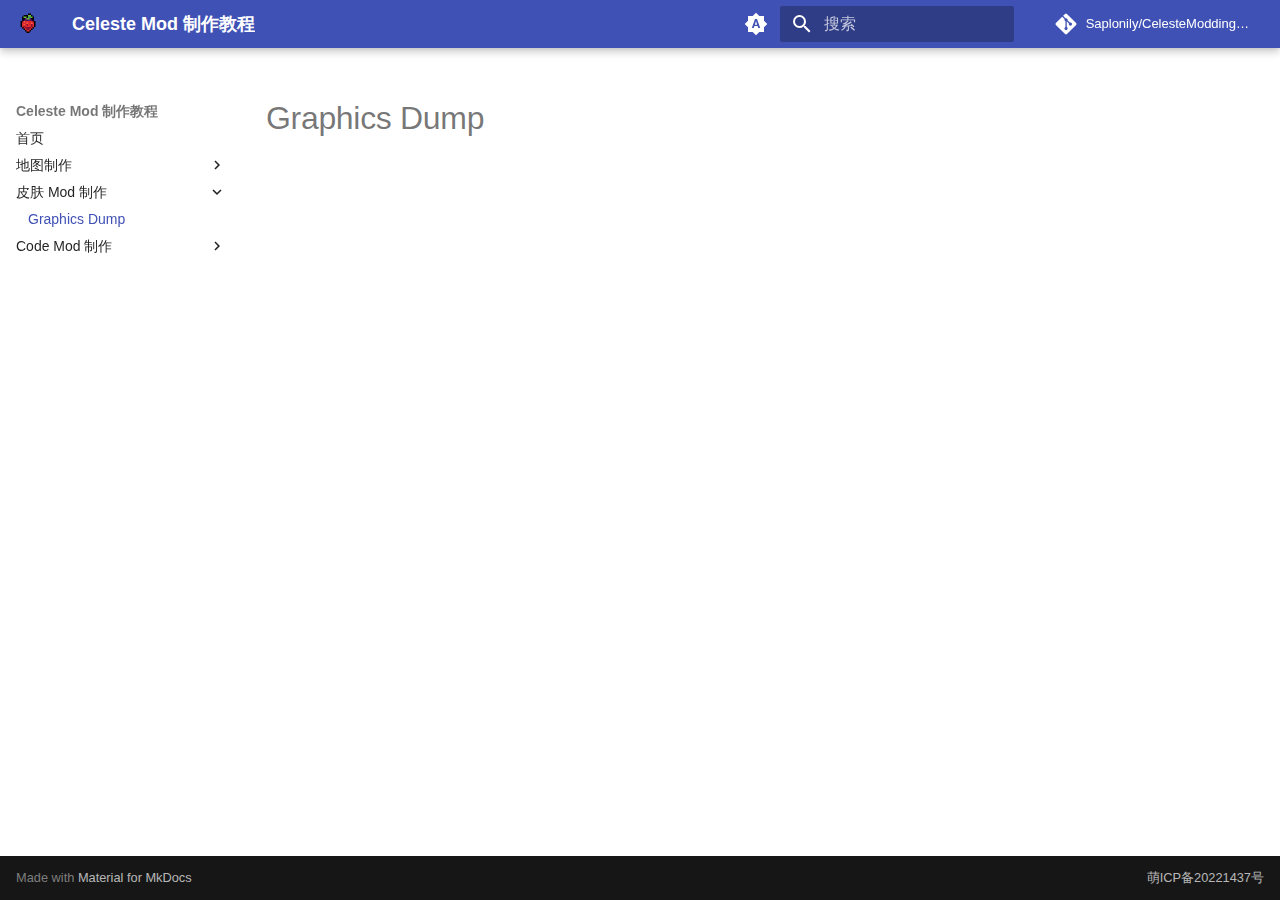
<file: shared/graphics_dump/index.html>
<!doctype html>
<html lang="zh" class="no-js">
  <head>
    
      <meta charset="utf-8">
      <meta name="viewport" content="width=device-width,initial-scale=1">
      
        <meta name="description" content="Celeste Modding Tutorial">
      
      
        <meta name="author" content="Saplonily">
      
      
        <link rel="canonical" href="https://saplonily.top/celeste_modding_tutorial/shared/graphics_dump/">
      
      
        <link rel="prev" href="../../mapping/dialog/">
      
      
        <link rel="next" href="../../code_modding/env/">
      
      
      <link rel="icon" href="../../assets/images/favicon.png">
      <meta name="generator" content="mkdocs-1.6.1, mkdocs-material-9.6.14">
    
    
      
        <title>Graphics Dump - Celeste Mod 制作教程</title>
      
    
    
      <link rel="stylesheet" href="../../assets/stylesheets/main.342714a4.min.css">
      
        
        <link rel="stylesheet" href="../../assets/stylesheets/palette.06af60db.min.css">
      
      


    
    
      
    
    
      
    
    
      <link rel="stylesheet" href="../../css/content.css">
    
    <script>__md_scope=new URL("../..",location),__md_hash=e=>[...e].reduce(((e,_)=>(e<<5)-e+_.charCodeAt(0)),0),__md_get=(e,_=localStorage,t=__md_scope)=>JSON.parse(_.getItem(t.pathname+"."+e)),__md_set=(e,_,t=localStorage,a=__md_scope)=>{try{t.setItem(a.pathname+"."+e,JSON.stringify(_))}catch(e){}}</script>
    
      

    
    
    
  </head>
  
  
    
    
      
    
    
    
    
    <body dir="ltr" data-md-color-scheme="default" data-md-color-primary="indigo" data-md-color-accent="indigo">
  
    
    <input class="md-toggle" data-md-toggle="drawer" type="checkbox" id="__drawer" autocomplete="off">
    <input class="md-toggle" data-md-toggle="search" type="checkbox" id="__search" autocomplete="off">
    <label class="md-overlay" for="__drawer"></label>
    <div data-md-component="skip">
      
    </div>
    <div data-md-component="announce">
      
    </div>
    
    
      

  

<header class="md-header md-header--shadow" data-md-component="header">
  <nav class="md-header__inner md-grid" aria-label="页眉">
    <a href="../.." title="Celeste Mod 制作教程" class="md-header__button md-logo" aria-label="Celeste Mod 制作教程" data-md-component="logo">
      
  <img src="../../assets/images/favicon.png" alt="logo">

    </a>
    <label class="md-header__button md-icon" for="__drawer">
      
      <svg xmlns="http://www.w3.org/2000/svg" viewBox="0 0 24 24"><path d="M3 6h18v2H3zm0 5h18v2H3zm0 5h18v2H3z"/></svg>
    </label>
    <div class="md-header__title" data-md-component="header-title">
      <div class="md-header__ellipsis">
        <div class="md-header__topic">
          <span class="md-ellipsis">
            Celeste Mod 制作教程
          </span>
        </div>
        <div class="md-header__topic" data-md-component="header-topic">
          <span class="md-ellipsis">
            
              Graphics Dump
            
          </span>
        </div>
      </div>
    </div>
    
      
        <form class="md-header__option" data-md-component="palette">
  
    
    
    
    <input class="md-option" data-md-color-media="(prefers-color-scheme)" data-md-color-scheme="default" data-md-color-primary="indigo" data-md-color-accent="indigo"  aria-label="Switch to light mode"  type="radio" name="__palette" id="__palette_0">
    
      <label class="md-header__button md-icon" title="Switch to light mode" for="__palette_1" hidden>
        <svg xmlns="http://www.w3.org/2000/svg" viewBox="0 0 24 24"><path d="m14.3 16-.7-2h-3.2l-.7 2H7.8L11 7h2l3.2 9zM20 8.69V4h-4.69L12 .69 8.69 4H4v4.69L.69 12 4 15.31V20h4.69L12 23.31 15.31 20H20v-4.69L23.31 12zm-9.15 3.96h2.3L12 9z"/></svg>
      </label>
    
  
    
    
    
    <input class="md-option" data-md-color-media="(prefers-color-scheme: light)" data-md-color-scheme="default" data-md-color-primary="indigo" data-md-color-accent="indigo"  aria-label="Switch to dark mode"  type="radio" name="__palette" id="__palette_1">
    
      <label class="md-header__button md-icon" title="Switch to dark mode" for="__palette_2" hidden>
        <svg xmlns="http://www.w3.org/2000/svg" viewBox="0 0 24 24"><path d="M12 8a4 4 0 0 0-4 4 4 4 0 0 0 4 4 4 4 0 0 0 4-4 4 4 0 0 0-4-4m0 10a6 6 0 0 1-6-6 6 6 0 0 1 6-6 6 6 0 0 1 6 6 6 6 0 0 1-6 6m8-9.31V4h-4.69L12 .69 8.69 4H4v4.69L.69 12 4 15.31V20h4.69L12 23.31 15.31 20H20v-4.69L23.31 12z"/></svg>
      </label>
    
  
    
    
    
    <input class="md-option" data-md-color-media="(prefers-color-scheme: dark)" data-md-color-scheme="slate" data-md-color-primary="indigo" data-md-color-accent="indigo"  aria-label="Switch to system preference"  type="radio" name="__palette" id="__palette_2">
    
      <label class="md-header__button md-icon" title="Switch to system preference" for="__palette_0" hidden>
        <svg xmlns="http://www.w3.org/2000/svg" viewBox="0 0 24 24"><path d="M12 18c-.89 0-1.74-.2-2.5-.55C11.56 16.5 13 14.42 13 12s-1.44-4.5-3.5-5.45C10.26 6.2 11.11 6 12 6a6 6 0 0 1 6 6 6 6 0 0 1-6 6m8-9.31V4h-4.69L12 .69 8.69 4H4v4.69L.69 12 4 15.31V20h4.69L12 23.31 15.31 20H20v-4.69L23.31 12z"/></svg>
      </label>
    
  
</form>
      
    
    
      <script>var palette=__md_get("__palette");if(palette&&palette.color){if("(prefers-color-scheme)"===palette.color.media){var media=matchMedia("(prefers-color-scheme: light)"),input=document.querySelector(media.matches?"[data-md-color-media='(prefers-color-scheme: light)']":"[data-md-color-media='(prefers-color-scheme: dark)']");palette.color.media=input.getAttribute("data-md-color-media"),palette.color.scheme=input.getAttribute("data-md-color-scheme"),palette.color.primary=input.getAttribute("data-md-color-primary"),palette.color.accent=input.getAttribute("data-md-color-accent")}for(var[key,value]of Object.entries(palette.color))document.body.setAttribute("data-md-color-"+key,value)}</script>
    
    
    
      
      
        <label class="md-header__button md-icon" for="__search">
          
          <svg xmlns="http://www.w3.org/2000/svg" viewBox="0 0 24 24"><path d="M9.5 3A6.5 6.5 0 0 1 16 9.5c0 1.61-.59 3.09-1.56 4.23l.27.27h.79l5 5-1.5 1.5-5-5v-.79l-.27-.27A6.52 6.52 0 0 1 9.5 16 6.5 6.5 0 0 1 3 9.5 6.5 6.5 0 0 1 9.5 3m0 2C7 5 5 7 5 9.5S7 14 9.5 14 14 12 14 9.5 12 5 9.5 5"/></svg>
        </label>
        <div class="md-search" data-md-component="search" role="dialog">
  <label class="md-search__overlay" for="__search"></label>
  <div class="md-search__inner" role="search">
    <form class="md-search__form" name="search">
      <input type="text" class="md-search__input" name="query" aria-label="搜索" placeholder="搜索" autocapitalize="off" autocorrect="off" autocomplete="off" spellcheck="false" data-md-component="search-query" required>
      <label class="md-search__icon md-icon" for="__search">
        
        <svg xmlns="http://www.w3.org/2000/svg" viewBox="0 0 24 24"><path d="M9.5 3A6.5 6.5 0 0 1 16 9.5c0 1.61-.59 3.09-1.56 4.23l.27.27h.79l5 5-1.5 1.5-5-5v-.79l-.27-.27A6.52 6.52 0 0 1 9.5 16 6.5 6.5 0 0 1 3 9.5 6.5 6.5 0 0 1 9.5 3m0 2C7 5 5 7 5 9.5S7 14 9.5 14 14 12 14 9.5 12 5 9.5 5"/></svg>
        
        <svg xmlns="http://www.w3.org/2000/svg" viewBox="0 0 24 24"><path d="M20 11v2H8l5.5 5.5-1.42 1.42L4.16 12l7.92-7.92L13.5 5.5 8 11z"/></svg>
      </label>
      <nav class="md-search__options" aria-label="查找">
        
        <button type="reset" class="md-search__icon md-icon" title="清空当前内容" aria-label="清空当前内容" tabindex="-1">
          
          <svg xmlns="http://www.w3.org/2000/svg" viewBox="0 0 24 24"><path d="M19 6.41 17.59 5 12 10.59 6.41 5 5 6.41 10.59 12 5 17.59 6.41 19 12 13.41 17.59 19 19 17.59 13.41 12z"/></svg>
        </button>
      </nav>
      
    </form>
    <div class="md-search__output">
      <div class="md-search__scrollwrap" tabindex="0" data-md-scrollfix>
        <div class="md-search-result" data-md-component="search-result">
          <div class="md-search-result__meta">
            正在初始化搜索引擎
          </div>
          <ol class="md-search-result__list" role="presentation"></ol>
        </div>
      </div>
    </div>
  </div>
</div>
      
    
    
      <div class="md-header__source">
        <a href="https://github.com/Saplonily/CelesteModdingTutorial" title="前往仓库" class="md-source" data-md-component="source">
  <div class="md-source__icon md-icon">
    
    <svg xmlns="http://www.w3.org/2000/svg" viewBox="0 0 448 512"><!--! Font Awesome Free 6.7.2 by @fontawesome - https://fontawesome.com License - https://fontawesome.com/license/free (Icons: CC BY 4.0, Fonts: SIL OFL 1.1, Code: MIT License) Copyright 2024 Fonticons, Inc.--><path d="M439.55 236.05 244 40.45a28.87 28.87 0 0 0-40.81 0l-40.66 40.63 51.52 51.52c27.06-9.14 52.68 16.77 43.39 43.68l49.66 49.66c34.23-11.8 61.18 31 35.47 56.69-26.49 26.49-70.21-2.87-56-37.34L240.22 199v121.85c25.3 12.54 22.26 41.85 9.08 55a34.34 34.34 0 0 1-48.55 0c-17.57-17.6-11.07-46.91 11.25-56v-123c-20.8-8.51-24.6-30.74-18.64-45L142.57 101 8.45 235.14a28.86 28.86 0 0 0 0 40.81l195.61 195.6a28.86 28.86 0 0 0 40.8 0l194.69-194.69a28.86 28.86 0 0 0 0-40.81"/></svg>
  </div>
  <div class="md-source__repository">
    Saplonily/CelesteModdingTutorial
  </div>
</a>
      </div>
    
  </nav>
  
</header>
    
    <div class="md-container" data-md-component="container">
      
      
        
          
        
      
      <main class="md-main" data-md-component="main">
        <div class="md-main__inner md-grid">
          
            
              
              <div class="md-sidebar md-sidebar--primary" data-md-component="sidebar" data-md-type="navigation" >
                <div class="md-sidebar__scrollwrap">
                  <div class="md-sidebar__inner">
                    



<nav class="md-nav md-nav--primary" aria-label="导航栏" data-md-level="0">
  <label class="md-nav__title" for="__drawer">
    <a href="../.." title="Celeste Mod 制作教程" class="md-nav__button md-logo" aria-label="Celeste Mod 制作教程" data-md-component="logo">
      
  <img src="../../assets/images/favicon.png" alt="logo">

    </a>
    Celeste Mod 制作教程
  </label>
  
    <div class="md-nav__source">
      <a href="https://github.com/Saplonily/CelesteModdingTutorial" title="前往仓库" class="md-source" data-md-component="source">
  <div class="md-source__icon md-icon">
    
    <svg xmlns="http://www.w3.org/2000/svg" viewBox="0 0 448 512"><!--! Font Awesome Free 6.7.2 by @fontawesome - https://fontawesome.com License - https://fontawesome.com/license/free (Icons: CC BY 4.0, Fonts: SIL OFL 1.1, Code: MIT License) Copyright 2024 Fonticons, Inc.--><path d="M439.55 236.05 244 40.45a28.87 28.87 0 0 0-40.81 0l-40.66 40.63 51.52 51.52c27.06-9.14 52.68 16.77 43.39 43.68l49.66 49.66c34.23-11.8 61.18 31 35.47 56.69-26.49 26.49-70.21-2.87-56-37.34L240.22 199v121.85c25.3 12.54 22.26 41.85 9.08 55a34.34 34.34 0 0 1-48.55 0c-17.57-17.6-11.07-46.91 11.25-56v-123c-20.8-8.51-24.6-30.74-18.64-45L142.57 101 8.45 235.14a28.86 28.86 0 0 0 0 40.81l195.61 195.6a28.86 28.86 0 0 0 40.8 0l194.69-194.69a28.86 28.86 0 0 0 0-40.81"/></svg>
  </div>
  <div class="md-source__repository">
    Saplonily/CelesteModdingTutorial
  </div>
</a>
    </div>
  
  <ul class="md-nav__list" data-md-scrollfix>
    
      
      
  
  
  
  
    <li class="md-nav__item">
      <a href="../.." class="md-nav__link">
        
  
  
  <span class="md-ellipsis">
    首页
    
  </span>
  

      </a>
    </li>
  

    
      
      
  
  
  
  
    
    
    
    
    
    <li class="md-nav__item md-nav__item--nested">
      
        
        
        <input class="md-nav__toggle md-toggle " type="checkbox" id="__nav_2" >
        
          
          <label class="md-nav__link" for="__nav_2" id="__nav_2_label" tabindex="0">
            
  
  
  <span class="md-ellipsis">
    地图制作
    
  </span>
  

            <span class="md-nav__icon md-icon"></span>
          </label>
        
        <nav class="md-nav" data-md-level="1" aria-labelledby="__nav_2_label" aria-expanded="false">
          <label class="md-nav__title" for="__nav_2">
            <span class="md-nav__icon md-icon"></span>
            地图制作
          </label>
          <ul class="md-nav__list" data-md-scrollfix>
            
              
                
  
  
  
  
    <li class="md-nav__item">
      <a href="../../mapping/basic_env/" class="md-nav__link">
        
  
  
  <span class="md-ellipsis">
    软件安装, 游戏配置
    
  </span>
  

      </a>
    </li>
  

              
            
              
                
  
  
  
  
    <li class="md-nav__item">
      <a href="../../mapping/mod_structure/" class="md-nav__link">
        
  
  
  <span class="md-ellipsis">
    Mod 结构
    
  </span>
  

      </a>
    </li>
  

              
            
              
                
  
  
  
  
    <li class="md-nav__item">
      <a href="../../mapping/loenn_basic/" class="md-nav__link">
        
  
  
  <span class="md-ellipsis">
    Loenn 基础
    
  </span>
  

      </a>
    </li>
  

              
            
              
                
  
  
  
  
    <li class="md-nav__item">
      <a href="../../mapping/room_meta_text/" class="md-nav__link">
        
  
  
  <span class="md-ellipsis">
    房间属性，元数据，文本
    
  </span>
  

      </a>
    </li>
  

              
            
              
                
  
  
    
  
  
  
    <li class="md-nav__item md-nav__item--active">
      
      <input class="md-nav__toggle md-toggle" type="checkbox" id="__toc">
      
      
      
      <a href="./" class="md-nav__link md-nav__link--active">
        
  
  
  <span class="md-ellipsis">
    Graphics Dump
    
  </span>
  

      </a>
      
    </li>
  

              
            
              
                
  
  
  
  
    <li class="md-nav__item">
      <a href="../../mapping/reference/" class="md-nav__link">
        
  
  
  <span class="md-ellipsis">
    常用参考
    
  </span>
  

      </a>
    </li>
  

              
            
              
                
  
  
  
  
    <li class="md-nav__item">
      <a href="../../mapping/dialog/" class="md-nav__link">
        
  
  
  <span class="md-ellipsis">
    Dialog
    
  </span>
  

      </a>
    </li>
  

              
            
          </ul>
        </nav>
      
    </li>
  

    
      
      
  
  
    
  
  
  
    
    
    
    
    
    <li class="md-nav__item md-nav__item--active md-nav__item--nested">
      
        
        
        <input class="md-nav__toggle md-toggle " type="checkbox" id="__nav_3" checked>
        
          
          <label class="md-nav__link" for="__nav_3" id="__nav_3_label" tabindex="0">
            
  
  
  <span class="md-ellipsis">
    皮肤 Mod 制作
    
  </span>
  

            <span class="md-nav__icon md-icon"></span>
          </label>
        
        <nav class="md-nav" data-md-level="1" aria-labelledby="__nav_3_label" aria-expanded="true">
          <label class="md-nav__title" for="__nav_3">
            <span class="md-nav__icon md-icon"></span>
            皮肤 Mod 制作
          </label>
          <ul class="md-nav__list" data-md-scrollfix>
            
              
                
  
  
    
  
  
  
    <li class="md-nav__item md-nav__item--active">
      
      <input class="md-nav__toggle md-toggle" type="checkbox" id="__toc">
      
      
      
      <a href="./" class="md-nav__link md-nav__link--active">
        
  
  
  <span class="md-ellipsis">
    Graphics Dump
    
  </span>
  

      </a>
      
    </li>
  

              
            
          </ul>
        </nav>
      
    </li>
  

    
      
      
  
  
  
  
    
    
    
    
    
    <li class="md-nav__item md-nav__item--nested">
      
        
        
        <input class="md-nav__toggle md-toggle " type="checkbox" id="__nav_4" >
        
          
          <label class="md-nav__link" for="__nav_4" id="__nav_4_label" tabindex="0">
            
  
  
  <span class="md-ellipsis">
    Code Mod 制作
    
  </span>
  

            <span class="md-nav__icon md-icon"></span>
          </label>
        
        <nav class="md-nav" data-md-level="1" aria-labelledby="__nav_4_label" aria-expanded="false">
          <label class="md-nav__title" for="__nav_4">
            <span class="md-nav__icon md-icon"></span>
            Code Mod 制作
          </label>
          <ul class="md-nav__list" data-md-scrollfix>
            
              
                
  
  
  
  
    <li class="md-nav__item">
      <a href="../../code_modding/env/" class="md-nav__link">
        
  
  
  <span class="md-ellipsis">
    环境配置
    
  </span>
  

      </a>
    </li>
  

              
            
          </ul>
        </nav>
      
    </li>
  

    
  </ul>
</nav>
                  </div>
                </div>
              </div>
            
            
              
              <div class="md-sidebar md-sidebar--secondary" data-md-component="sidebar" data-md-type="toc" >
                <div class="md-sidebar__scrollwrap">
                  <div class="md-sidebar__inner">
                    

<nav class="md-nav md-nav--secondary" aria-label="目录">
  
  
  
  
</nav>
                  </div>
                </div>
              </div>
            
          
          
            <div class="md-content" data-md-component="content">
              <article class="md-content__inner md-typeset">
                
                  


  
  


  <h1>Graphics Dump</h1>














                
              </article>
            </div>
          
          
  <script>var tabs=__md_get("__tabs");if(Array.isArray(tabs))e:for(var set of document.querySelectorAll(".tabbed-set")){var labels=set.querySelector(".tabbed-labels");for(var tab of tabs)for(var label of labels.getElementsByTagName("label"))if(label.innerText.trim()===tab){var input=document.getElementById(label.htmlFor);input.checked=!0;continue e}}</script>

<script>var target=document.getElementById(location.hash.slice(1));target&&target.name&&(target.checked=target.name.startsWith("__tabbed_"))</script>
        </div>
        
      </main>
      
        <footer class="md-footer">
    <div class="md-footer-meta md-typeset">
        <div class="md-footer-meta__inner md-grid">
            <div class="md-copyright">
                Made with
                <a href="https://squidfunk.github.io/mkdocs-material/" target="_blank" rel="noopener">
                    Material for MkDocs
                </a>
            </div>
            <a href="https://icp.gov.moe/?keyword=20221437" class="md-copyright" target="_blank" rel="noopener">
                萌ICP备20221437号
            </a>
        </div>
    </div>
</footer>
      
    </div>
    <div class="md-dialog" data-md-component="dialog">
      <div class="md-dialog__inner md-typeset"></div>
    </div>
    
    
    
      
      <script id="__config" type="application/json">{"base": "../..", "features": ["content.code.copy", "content.tabs.link"], "search": "../../assets/javascripts/workers/search.d50fe291.min.js", "tags": null, "translations": {"clipboard.copied": "\u5df2\u590d\u5236", "clipboard.copy": "\u590d\u5236", "search.result.more.one": "\u5728\u8be5\u9875\u4e0a\u8fd8\u6709 1 \u4e2a\u7b26\u5408\u6761\u4ef6\u7684\u7ed3\u679c", "search.result.more.other": "\u5728\u8be5\u9875\u4e0a\u8fd8\u6709 # \u4e2a\u7b26\u5408\u6761\u4ef6\u7684\u7ed3\u679c", "search.result.none": "\u6ca1\u6709\u627e\u5230\u7b26\u5408\u6761\u4ef6\u7684\u7ed3\u679c", "search.result.one": "\u627e\u5230 1 \u4e2a\u7b26\u5408\u6761\u4ef6\u7684\u7ed3\u679c", "search.result.other": "# \u4e2a\u7b26\u5408\u6761\u4ef6\u7684\u7ed3\u679c", "search.result.placeholder": "\u952e\u5165\u4ee5\u5f00\u59cb\u641c\u7d22", "search.result.term.missing": "\u7f3a\u5c11", "select.version": "\u9009\u62e9\u5f53\u524d\u7248\u672c"}, "version": null}</script>
    
    
      <script src="../../assets/javascripts/bundle.13a4f30d.min.js"></script>
      
    
  </body>
</html>
</file>
<file: css/content.css>
.md-grid {
    max-width: 74rem;
}
[data-md-color-scheme="slate"] {
    --md-primary-fg-color: #04040c;
    --md-default-bg-color: #13131a;
    --md-hue: 225; 
}
</file>
<file: assets/stylesheets/main.342714a4.min.css>
@charset "UTF-8";html{-webkit-text-size-adjust:none;-moz-text-size-adjust:none;text-size-adjust:none;box-sizing:border-box}*,:after,:before{box-sizing:inherit}@media (prefers-reduced-motion){*,:after,:before{transition:none!important}}body{margin:0}a,button,input,label{-webkit-tap-highlight-color:transparent}a{color:inherit;text-decoration:none}hr{border:0;box-sizing:initial;display:block;height:.05rem;overflow:visible;padding:0}small{font-size:80%}sub,sup{line-height:1em}img{border-style:none}table{border-collapse:initial;border-spacing:0}td,th{font-weight:400;vertical-align:top}button{background:#0000;border:0;font-family:inherit;font-size:inherit;margin:0;padding:0}input{border:0;outline:none}:root{--md-primary-fg-color:#4051b5;--md-primary-fg-color--light:#5d6cc0;--md-primary-fg-color--dark:#303fa1;--md-primary-bg-color:#fff;--md-primary-bg-color--light:#ffffffb3;--md-accent-fg-color:#526cfe;--md-accent-fg-color--transparent:#526cfe1a;--md-accent-bg-color:#fff;--md-accent-bg-color--light:#ffffffb3}[data-md-color-scheme=default]{color-scheme:light}[data-md-color-scheme=default] img[src$="#gh-dark-mode-only"],[data-md-color-scheme=default] img[src$="#only-dark"]{display:none}:root,[data-md-color-scheme=default]{--md-hue:225deg;--md-default-fg-color:#000000de;--md-default-fg-color--light:#0000008a;--md-default-fg-color--lighter:#00000052;--md-default-fg-color--lightest:#00000012;--md-default-bg-color:#fff;--md-default-bg-color--light:#ffffffb3;--md-default-bg-color--lighter:#ffffff4d;--md-default-bg-color--lightest:#ffffff1f;--md-code-fg-color:#36464e;--md-code-bg-color:#f5f5f5;--md-code-hl-color:#4287ff;--md-code-hl-color--light:#4287ff1a;--md-code-hl-number-color:#d52a2a;--md-code-hl-special-color:#db1457;--md-code-hl-function-color:#a846b9;--md-code-hl-constant-color:#6e59d9;--md-code-hl-keyword-color:#3f6ec6;--md-code-hl-string-color:#1c7d4d;--md-code-hl-name-color:var(--md-code-fg-color);--md-code-hl-operator-color:var(--md-default-fg-color--light);--md-code-hl-punctuation-color:var(--md-default-fg-color--light);--md-code-hl-comment-color:var(--md-default-fg-color--light);--md-code-hl-generic-color:var(--md-default-fg-color--light);--md-code-hl-variable-color:var(--md-default-fg-color--light);--md-typeset-color:var(--md-default-fg-color);--md-typeset-a-color:var(--md-primary-fg-color);--md-typeset-del-color:#f5503d26;--md-typeset-ins-color:#0bd57026;--md-typeset-kbd-color:#fafafa;--md-typeset-kbd-accent-color:#fff;--md-typeset-kbd-border-color:#b8b8b8;--md-typeset-mark-color:#ffff0080;--md-typeset-table-color:#0000001f;--md-typeset-table-color--light:rgba(0,0,0,.035);--md-admonition-fg-color:var(--md-default-fg-color);--md-admonition-bg-color:var(--md-default-bg-color);--md-warning-fg-color:#000000de;--md-warning-bg-color:#ff9;--md-footer-fg-color:#fff;--md-footer-fg-color--light:#ffffffb3;--md-footer-fg-color--lighter:#ffffff73;--md-footer-bg-color:#000000de;--md-footer-bg-color--dark:#00000052;--md-shadow-z1:0 0.2rem 0.5rem #0000000d,0 0 0.05rem #0000001a;--md-shadow-z2:0 0.2rem 0.5rem #0000001a,0 0 0.05rem #00000040;--md-shadow-z3:0 0.2rem 0.5rem #0003,0 0 0.05rem #00000059}.md-icon svg{fill:currentcolor;display:block;height:1.2rem;width:1.2rem}body{-webkit-font-smoothing:antialiased;-moz-osx-font-smoothing:grayscale;--md-text-font-family:var(--md-text-font,_),-apple-system,BlinkMacSystemFont,Helvetica,Arial,sans-serif;--md-code-font-family:var(--md-code-font,_),SFMono-Regular,Consolas,Menlo,monospace}aside,body,input{font-feature-settings:"kern","liga";color:var(--md-typeset-color);font-family:var(--md-text-font-family)}code,kbd,pre{font-feature-settings:"kern";font-family:var(--md-code-font-family)}:root{--md-typeset-table-sort-icon:url('data:image/svg+xml;charset=utf-8,<svg xmlns="http://www.w3.org/2000/svg" viewBox="0 0 24 24"><path d="m18 21-4-4h3V7h-3l4-4 4 4h-3v10h3M2 19v-2h10v2M2 13v-2h7v2M2 7V5h4v2z"/></svg>');--md-typeset-table-sort-icon--asc:url('data:image/svg+xml;charset=utf-8,<svg xmlns="http://www.w3.org/2000/svg" viewBox="0 0 24 24"><path d="M19 17h3l-4 4-4-4h3V3h2M2 17h10v2H2M6 5v2H2V5m0 6h7v2H2z"/></svg>');--md-typeset-table-sort-icon--desc:url('data:image/svg+xml;charset=utf-8,<svg xmlns="http://www.w3.org/2000/svg" viewBox="0 0 24 24"><path d="M19 7h3l-4-4-4 4h3v14h2M2 17h10v2H2M6 5v2H2V5m0 6h7v2H2z"/></svg>')}.md-typeset{-webkit-print-color-adjust:exact;color-adjust:exact;font-size:.8rem;line-height:1.6;overflow-wrap:break-word}@media print{.md-typeset{font-size:.68rem}}.md-typeset blockquote,.md-typeset dl,.md-typeset figure,.md-typeset ol,.md-typeset pre,.md-typeset ul{margin-bottom:1em;margin-top:1em}.md-typeset h1{color:var(--md-default-fg-color--light);font-size:2em;line-height:1.3;margin:0 0 1.25em}.md-typeset h1,.md-typeset h2{font-weight:300;letter-spacing:-.01em}.md-typeset h2{font-size:1.5625em;line-height:1.4;margin:1.6em 0 .64em}.md-typeset h3{font-size:1.25em;font-weight:400;letter-spacing:-.01em;line-height:1.5;margin:1.6em 0 .8em}.md-typeset h2+h3{margin-top:.8em}.md-typeset h4{font-weight:700;letter-spacing:-.01em;margin:1em 0}.md-typeset h5,.md-typeset h6{color:var(--md-default-fg-color--light);font-size:.8em;font-weight:700;letter-spacing:-.01em;margin:1.25em 0}.md-typeset h5{text-transform:uppercase}.md-typeset h5 code{text-transform:none}.md-typeset hr{border-bottom:.05rem solid var(--md-default-fg-color--lightest);display:flow-root;margin:1.5em 0}.md-typeset a{color:var(--md-typeset-a-color);word-break:break-word}.md-typeset a,.md-typeset a:before{transition:color 125ms}.md-typeset a:focus,.md-typeset a:hover{color:var(--md-accent-fg-color)}.md-typeset a:focus code,.md-typeset a:hover code{background-color:var(--md-accent-fg-color--transparent)}.md-typeset a code{color:currentcolor;transition:background-color 125ms}.md-typeset a.focus-visible{outline-color:var(--md-accent-fg-color);outline-offset:.2rem}.md-typeset code,.md-typeset kbd,.md-typeset pre{color:var(--md-code-fg-color);direction:ltr;font-variant-ligatures:none}@media print{.md-typeset code,.md-typeset kbd,.md-typeset pre{white-space:pre-wrap}}.md-typeset code{background-color:var(--md-code-bg-color);border-radius:.1rem;-webkit-box-decoration-break:clone;box-decoration-break:clone;font-size:.85em;padding:0 .2941176471em;word-break:break-word}.md-typeset code:not(.focus-visible){-webkit-tap-highlight-color:transparent;outline:none}.md-typeset pre{display:flow-root;line-height:1.4;position:relative}.md-typeset pre>code{-webkit-box-decoration-break:slice;box-decoration-break:slice;box-shadow:none;display:block;margin:0;outline-color:var(--md-accent-fg-color);overflow:auto;padding:.7720588235em 1.1764705882em;scrollbar-color:var(--md-default-fg-color--lighter) #0000;scrollbar-width:thin;touch-action:auto;word-break:normal}.md-typeset pre>code:hover{scrollbar-color:var(--md-accent-fg-color) #0000}.md-typeset pre>code::-webkit-scrollbar{height:.2rem;width:.2rem}.md-typeset pre>code::-webkit-scrollbar-thumb{background-color:var(--md-default-fg-color--lighter)}.md-typeset pre>code::-webkit-scrollbar-thumb:hover{background-color:var(--md-accent-fg-color)}.md-typeset kbd{background-color:var(--md-typeset-kbd-color);border-radius:.1rem;box-shadow:0 .1rem 0 .05rem var(--md-typeset-kbd-border-color),0 .1rem 0 var(--md-typeset-kbd-border-color),0 -.1rem .2rem var(--md-typeset-kbd-accent-color) inset;color:var(--md-default-fg-color);display:inline-block;font-size:.75em;padding:0 .6666666667em;vertical-align:text-top;word-break:break-word}.md-typeset mark{background-color:var(--md-typeset-mark-color);-webkit-box-decoration-break:clone;box-decoration-break:clone;color:inherit;word-break:break-word}.md-typeset abbr{border-bottom:.05rem dotted var(--md-default-fg-color--light);cursor:help;text-decoration:none}.md-typeset small{opacity:.75}[dir=ltr] .md-typeset sub,[dir=ltr] .md-typeset sup{margin-left:.078125em}[dir=rtl] .md-typeset sub,[dir=rtl] .md-typeset sup{margin-right:.078125em}[dir=ltr] .md-typeset blockquote{padding-left:.6rem}[dir=rtl] .md-typeset blockquote{padding-right:.6rem}[dir=ltr] .md-typeset blockquote{border-left:.2rem solid var(--md-default-fg-color--lighter)}[dir=rtl] .md-typeset blockquote{border-right:.2rem solid var(--md-default-fg-color--lighter)}.md-typeset blockquote{color:var(--md-default-fg-color--light);margin-left:0;margin-right:0}.md-typeset ul{list-style-type:disc}.md-typeset ul[type]{list-style-type:revert-layer}[dir=ltr] .md-typeset ol,[dir=ltr] .md-typeset ul{margin-left:.625em}[dir=rtl] .md-typeset ol,[dir=rtl] .md-typeset ul{margin-right:.625em}.md-typeset ol,.md-typeset ul{padding:0}.md-typeset ol:not([hidden]),.md-typeset ul:not([hidden]){display:flow-root}.md-typeset ol ol,.md-typeset ul ol{list-style-type:lower-alpha}.md-typeset ol ol ol,.md-typeset ul ol ol{list-style-type:lower-roman}.md-typeset ol ol ol ol,.md-typeset ul ol ol ol{list-style-type:upper-alpha}.md-typeset ol ol ol ol ol,.md-typeset ul ol ol ol ol{list-style-type:upper-roman}.md-typeset ol[type],.md-typeset ul[type]{list-style-type:revert-layer}[dir=ltr] .md-typeset ol li,[dir=ltr] .md-typeset ul li{margin-left:1.25em}[dir=rtl] .md-typeset ol li,[dir=rtl] .md-typeset ul li{margin-right:1.25em}.md-typeset ol li,.md-typeset ul li{margin-bottom:.5em}.md-typeset ol li blockquote,.md-typeset ol li p,.md-typeset ul li blockquote,.md-typeset ul li p{margin:.5em 0}.md-typeset ol li:last-child,.md-typeset ul li:last-child{margin-bottom:0}[dir=ltr] .md-typeset ol li ol,[dir=ltr] .md-typeset ol li ul,[dir=ltr] .md-typeset ul li ol,[dir=ltr] .md-typeset ul li ul{margin-left:.625em}[dir=rtl] .md-typeset ol li ol,[dir=rtl] .md-typeset ol li ul,[dir=rtl] .md-typeset ul li ol,[dir=rtl] .md-typeset ul li ul{margin-right:.625em}.md-typeset ol li ol,.md-typeset ol li ul,.md-typeset ul li ol,.md-typeset ul li ul{margin-bottom:.5em;margin-top:.5em}[dir=ltr] .md-typeset dd{margin-left:1.875em}[dir=rtl] .md-typeset dd{margin-right:1.875em}.md-typeset dd{margin-bottom:1.5em;margin-top:1em}.md-typeset img,.md-typeset svg,.md-typeset video{height:auto;max-width:100%}.md-typeset img[align=left]{margin:1em 1em 1em 0}.md-typeset img[align=right]{margin:1em 0 1em 1em}.md-typeset img[align]:only-child{margin-top:0}.md-typeset figure{display:flow-root;margin:1em auto;max-width:100%;text-align:center;width:-moz-fit-content;width:fit-content}.md-typeset figure img{display:block;margin:0 auto}.md-typeset figcaption{font-style:italic;margin:1em auto;max-width:24rem}.md-typeset iframe{max-width:100%}.md-typeset table:not([class]){background-color:var(--md-default-bg-color);border:.05rem solid var(--md-typeset-table-color);border-radius:.1rem;display:inline-block;font-size:.64rem;max-width:100%;overflow:auto;touch-action:auto}@media print{.md-typeset table:not([class]){display:table}}.md-typeset table:not([class])+*{margin-top:1.5em}.md-typeset table:not([class]) td>:first-child,.md-typeset table:not([class]) th>:first-child{margin-top:0}.md-typeset table:not([class]) td>:last-child,.md-typeset table:not([class]) th>:last-child{margin-bottom:0}.md-typeset table:not([class]) td:not([align]),.md-typeset table:not([class]) th:not([align]){text-align:left}[dir=rtl] .md-typeset table:not([class]) td:not([align]),[dir=rtl] .md-typeset table:not([class]) th:not([align]){text-align:right}.md-typeset table:not([class]) th{font-weight:700;min-width:5rem;padding:.9375em 1.25em;vertical-align:top}.md-typeset table:not([class]) td{border-top:.05rem solid var(--md-typeset-table-color);padding:.9375em 1.25em;vertical-align:top}.md-typeset table:not([class]) tbody tr{transition:background-color 125ms}.md-typeset table:not([class]) tbody tr:hover{background-color:var(--md-typeset-table-color--light);box-shadow:0 .05rem 0 var(--md-default-bg-color) inset}.md-typeset table:not([class]) a{word-break:normal}.md-typeset table th[role=columnheader]{cursor:pointer}[dir=ltr] .md-typeset table th[role=columnheader]:after{margin-left:.5em}[dir=rtl] .md-typeset table th[role=columnheader]:after{margin-right:.5em}.md-typeset table th[role=columnheader]:after{content:"";display:inline-block;height:1.2em;-webkit-mask-image:var(--md-typeset-table-sort-icon);mask-image:var(--md-typeset-table-sort-icon);-webkit-mask-repeat:no-repeat;mask-repeat:no-repeat;-webkit-mask-size:contain;mask-size:contain;transition:background-color 125ms;vertical-align:text-bottom;width:1.2em}.md-typeset table th[role=columnheader]:hover:after{background-color:var(--md-default-fg-color--lighter)}.md-typeset table th[role=columnheader][aria-sort=ascending]:after{background-color:var(--md-default-fg-color--light);-webkit-mask-image:var(--md-typeset-table-sort-icon--asc);mask-image:var(--md-typeset-table-sort-icon--asc)}.md-typeset table th[role=columnheader][aria-sort=descending]:after{background-color:var(--md-default-fg-color--light);-webkit-mask-image:var(--md-typeset-table-sort-icon--desc);mask-image:var(--md-typeset-table-sort-icon--desc)}.md-typeset__scrollwrap{margin:1em -.8rem;overflow-x:auto;touch-action:auto}.md-typeset__table{display:inline-block;margin-bottom:.5em;padding:0 .8rem}@media print{.md-typeset__table{display:block}}html .md-typeset__table table{display:table;margin:0;overflow:hidden;width:100%}@media screen and (max-width:44.984375em){.md-content__inner>pre{margin:1em -.8rem}.md-content__inner>pre code{border-radius:0}}.md-typeset .md-author{border-radius:100%;display:block;flex-shrink:0;height:1.6rem;overflow:hidden;position:relative;transition:color 125ms,transform 125ms;width:1.6rem}.md-typeset .md-author img{display:block}.md-typeset .md-author--more{background:var(--md-default-fg-color--lightest);color:var(--md-default-fg-color--lighter);font-size:.6rem;font-weight:700;line-height:1.6rem;text-align:center}.md-typeset .md-author--long{height:2.4rem;width:2.4rem}.md-typeset a.md-author{transform:scale(1)}.md-typeset a.md-author img{border-radius:100%;filter:grayscale(100%) opacity(75%);transition:filter 125ms}.md-typeset a.md-author:focus,.md-typeset a.md-author:hover{transform:scale(1.1);z-index:1}.md-typeset a.md-author:focus img,.md-typeset a.md-author:hover img{filter:grayscale(0)}.md-banner{background-color:var(--md-footer-bg-color);color:var(--md-footer-fg-color);overflow:auto}@media print{.md-banner{display:none}}.md-banner--warning{background-color:var(--md-warning-bg-color);color:var(--md-warning-fg-color)}.md-banner__inner{font-size:.7rem;margin:.6rem auto;padding:0 .8rem}[dir=ltr] .md-banner__button{float:right}[dir=rtl] .md-banner__button{float:left}.md-banner__button{color:inherit;cursor:pointer;transition:opacity .25s}.no-js .md-banner__button{display:none}.md-banner__button:hover{opacity:.7}html{font-size:125%;height:100%;overflow-x:hidden}@media screen and (min-width:100em){html{font-size:137.5%}}@media screen and (min-width:125em){html{font-size:150%}}body{background-color:var(--md-default-bg-color);display:flex;flex-direction:column;font-size:.5rem;min-height:100%;position:relative;width:100%}@media print{body{display:block}}@media screen and (max-width:59.984375em){body[data-md-scrolllock]{position:fixed}}.md-grid{margin-left:auto;margin-right:auto;max-width:61rem}.md-container{display:flex;flex-direction:column;flex-grow:1}@media print{.md-container{display:block}}.md-main{flex-grow:1}.md-main__inner{display:flex;height:100%;margin-top:1.5rem}.md-ellipsis{overflow:hidden;text-overflow:ellipsis}.md-toggle{display:none}.md-option{height:0;opacity:0;position:absolute;width:0}.md-option:checked+label:not([hidden]){display:block}.md-option.focus-visible+label{outline-color:var(--md-accent-fg-color);outline-style:auto}.md-skip{background-color:var(--md-default-fg-color);border-radius:.1rem;color:var(--md-default-bg-color);font-size:.64rem;margin:.5rem;opacity:0;outline-color:var(--md-accent-fg-color);padding:.3rem .5rem;position:fixed;transform:translateY(.4rem);z-index:-1}.md-skip:focus{opacity:1;transform:translateY(0);transition:transform .25s cubic-bezier(.4,0,.2,1),opacity 175ms 75ms;z-index:10}@page{margin:25mm}:root{--md-clipboard-icon:url('data:image/svg+xml;charset=utf-8,<svg xmlns="http://www.w3.org/2000/svg" viewBox="0 0 24 24"><path d="M19 21H8V7h11m0-2H8a2 2 0 0 0-2 2v14a2 2 0 0 0 2 2h11a2 2 0 0 0 2-2V7a2 2 0 0 0-2-2m-3-4H4a2 2 0 0 0-2 2v14h2V3h12z"/></svg>')}.md-clipboard{border-radius:.1rem;color:var(--md-default-fg-color--lightest);cursor:pointer;height:1.5em;outline-color:var(--md-accent-fg-color);outline-offset:.1rem;position:absolute;right:.5em;top:.5em;transition:color .25s;width:1.5em;z-index:1}@media print{.md-clipboard{display:none}}.md-clipboard:not(.focus-visible){-webkit-tap-highlight-color:transparent;outline:none}:hover>.md-clipboard{color:var(--md-default-fg-color--light)}.md-clipboard:focus,.md-clipboard:hover{color:var(--md-accent-fg-color)}.md-clipboard:after{background-color:currentcolor;content:"";display:block;height:1.125em;margin:0 auto;-webkit-mask-image:var(--md-clipboard-icon);mask-image:var(--md-clipboard-icon);-webkit-mask-position:center;mask-position:center;-webkit-mask-repeat:no-repeat;mask-repeat:no-repeat;-webkit-mask-size:contain;mask-size:contain;width:1.125em}.md-clipboard--inline{cursor:pointer}.md-clipboard--inline code{transition:color .25s,background-color .25s}.md-clipboard--inline:focus code,.md-clipboard--inline:hover code{background-color:var(--md-accent-fg-color--transparent);color:var(--md-accent-fg-color)}.md-typeset .md-code__content{display:grid}@keyframes consent{0%{opacity:0;transform:translateY(100%)}to{opacity:1;transform:translateY(0)}}@keyframes overlay{0%{opacity:0}to{opacity:1}}.md-consent__overlay{animation:overlay .25s both;-webkit-backdrop-filter:blur(.1rem);backdrop-filter:blur(.1rem);background-color:#0000008a;height:100%;opacity:1;position:fixed;top:0;width:100%;z-index:5}.md-consent__inner{animation:consent .5s cubic-bezier(.1,.7,.1,1) both;background-color:var(--md-default-bg-color);border:0;border-radius:.1rem;bottom:0;box-shadow:0 0 .2rem #0000001a,0 .2rem .4rem #0003;max-height:100%;overflow:auto;padding:0;position:fixed;width:100%;z-index:5}.md-consent__form{padding:.8rem}.md-consent__settings{display:none;margin:1em 0}input:checked+.md-consent__settings{display:block}.md-consent__controls{margin-bottom:.8rem}.md-typeset .md-consent__controls .md-button{display:inline}@media screen and (max-width:44.984375em){.md-typeset .md-consent__controls .md-button{display:block;margin-top:.4rem;text-align:center;width:100%}}.md-consent label{cursor:pointer}.md-content{flex-grow:1;min-width:0}.md-content__inner{margin:0 .8rem 1.2rem;padding-top:.6rem}@media screen and (min-width:76.25em){[dir=ltr] .md-sidebar--primary:not([hidden])~.md-content>.md-content__inner{margin-left:1.2rem}[dir=ltr] .md-sidebar--secondary:not([hidden])~.md-content>.md-content__inner,[dir=rtl] .md-sidebar--primary:not([hidden])~.md-content>.md-content__inner{margin-right:1.2rem}[dir=rtl] .md-sidebar--secondary:not([hidden])~.md-content>.md-content__inner{margin-left:1.2rem}}.md-content__inner:before{content:"";display:block;height:.4rem}.md-content__inner>:last-child{margin-bottom:0}[dir=ltr] .md-content__button{float:right}[dir=rtl] .md-content__button{float:left}[dir=ltr] .md-content__button{margin-left:.4rem}[dir=rtl] .md-content__button{margin-right:.4rem}.md-content__button{margin:.4rem 0;padding:0}@media print{.md-content__button{display:none}}.md-typeset .md-content__button{color:var(--md-default-fg-color--lighter)}.md-content__button svg{display:inline;vertical-align:top}[dir=rtl] .md-content__button svg{transform:scaleX(-1)}[dir=ltr] .md-dialog{right:.8rem}[dir=rtl] .md-dialog{left:.8rem}.md-dialog{background-color:var(--md-default-fg-color);border-radius:.1rem;bottom:.8rem;box-shadow:var(--md-shadow-z3);min-width:11.1rem;opacity:0;padding:.4rem .6rem;pointer-events:none;position:fixed;transform:translateY(100%);transition:transform 0ms .4s,opacity .4s;z-index:4}@media print{.md-dialog{display:none}}.md-dialog--active{opacity:1;pointer-events:auto;transform:translateY(0);transition:transform .4s cubic-bezier(.075,.85,.175,1),opacity .4s}.md-dialog__inner{color:var(--md-default-bg-color);font-size:.7rem}.md-feedback{margin:2em 0 1em;text-align:center}.md-feedback fieldset{border:none;margin:0;padding:0}.md-feedback__title{font-weight:700;margin:1em auto}.md-feedback__inner{position:relative}.md-feedback__list{display:flex;flex-wrap:wrap;place-content:baseline center;position:relative}.md-feedback__list:hover .md-icon:not(:disabled){color:var(--md-default-fg-color--lighter)}:disabled .md-feedback__list{min-height:1.8rem}.md-feedback__icon{color:var(--md-default-fg-color--light);cursor:pointer;flex-shrink:0;margin:0 .1rem;transition:color 125ms}.md-feedback__icon:not(:disabled).md-icon:hover{color:var(--md-accent-fg-color)}.md-feedback__icon:disabled{color:var(--md-default-fg-color--lightest);pointer-events:none}.md-feedback__note{opacity:0;position:relative;transform:translateY(.4rem);transition:transform .4s cubic-bezier(.1,.7,.1,1),opacity .15s}.md-feedback__note>*{margin:0 auto;max-width:16rem}:disabled .md-feedback__note{opacity:1;transform:translateY(0)}@media print{.md-feedback{display:none}}.md-footer{background-color:var(--md-footer-bg-color);color:var(--md-footer-fg-color)}@media print{.md-footer{display:none}}.md-footer__inner{justify-content:space-between;overflow:auto;padding:.2rem}.md-footer__inner:not([hidden]){display:flex}.md-footer__link{align-items:end;display:flex;flex-grow:0.01;margin-bottom:.4rem;margin-top:1rem;max-width:100%;outline-color:var(--md-accent-fg-color);overflow:hidden;transition:opacity .25s}.md-footer__link:focus,.md-footer__link:hover{opacity:.7}[dir=rtl] .md-footer__link svg{transform:scaleX(-1)}@media screen and (max-width:44.984375em){.md-footer__link--prev{flex-shrink:0}.md-footer__link--prev .md-footer__title{display:none}}[dir=ltr] .md-footer__link--next{margin-left:auto}[dir=rtl] .md-footer__link--next{margin-right:auto}.md-footer__link--next{text-align:right}[dir=rtl] .md-footer__link--next{text-align:left}.md-footer__title{flex-grow:1;font-size:.9rem;margin-bottom:.7rem;max-width:calc(100% - 2.4rem);padding:0 1rem;white-space:nowrap}.md-footer__button{margin:.2rem;padding:.4rem}.md-footer__direction{font-size:.64rem;opacity:.7}.md-footer-meta{background-color:var(--md-footer-bg-color--dark)}.md-footer-meta__inner{display:flex;flex-wrap:wrap;justify-content:space-between;padding:.2rem}html .md-footer-meta.md-typeset a{color:var(--md-footer-fg-color--light)}html .md-footer-meta.md-typeset a:focus,html .md-footer-meta.md-typeset a:hover{color:var(--md-footer-fg-color)}.md-copyright{color:var(--md-footer-fg-color--lighter);font-size:.64rem;margin:auto .6rem;padding:.4rem 0;width:100%}@media screen and (min-width:45em){.md-copyright{width:auto}}.md-copyright__highlight{color:var(--md-footer-fg-color--light)}.md-social{display:inline-flex;gap:.2rem;margin:0 .4rem;padding:.2rem 0 .6rem}@media screen and (min-width:45em){.md-social{padding:.6rem 0}}.md-social__link{display:inline-block;height:1.6rem;text-align:center;width:1.6rem}.md-social__link:before{line-height:1.9}.md-social__link svg{fill:currentcolor;max-height:.8rem;vertical-align:-25%}.md-typeset .md-button{border:.1rem solid;border-radius:.1rem;color:var(--md-primary-fg-color);cursor:pointer;display:inline-block;font-weight:700;padding:.625em 2em;transition:color 125ms,background-color 125ms,border-color 125ms}.md-typeset .md-button--primary{background-color:var(--md-primary-fg-color);border-color:var(--md-primary-fg-color);color:var(--md-primary-bg-color)}.md-typeset .md-button:focus,.md-typeset .md-button:hover{background-color:var(--md-accent-fg-color);border-color:var(--md-accent-fg-color);color:var(--md-accent-bg-color)}[dir=ltr] .md-typeset .md-input{border-top-left-radius:.1rem}[dir=ltr] .md-typeset .md-input,[dir=rtl] .md-typeset .md-input{border-top-right-radius:.1rem}[dir=rtl] .md-typeset .md-input{border-top-left-radius:.1rem}.md-typeset .md-input{border-bottom:.1rem solid var(--md-default-fg-color--lighter);box-shadow:var(--md-shadow-z1);font-size:.8rem;height:1.8rem;padding:0 .6rem;transition:border .25s,box-shadow .25s}.md-typeset .md-input:focus,.md-typeset .md-input:hover{border-bottom-color:var(--md-accent-fg-color);box-shadow:var(--md-shadow-z2)}.md-typeset .md-input--stretch{width:100%}.md-header{background-color:var(--md-primary-fg-color);box-shadow:0 0 .2rem #0000,0 .2rem .4rem #0000;color:var(--md-primary-bg-color);display:block;left:0;position:sticky;right:0;top:0;z-index:4}@media print{.md-header{display:none}}.md-header[hidden]{transform:translateY(-100%);transition:transform .25s cubic-bezier(.8,0,.6,1),box-shadow .25s}.md-header--shadow{box-shadow:0 0 .2rem #0000001a,0 .2rem .4rem #0003;transition:transform .25s cubic-bezier(.1,.7,.1,1),box-shadow .25s}.md-header__inner{align-items:center;display:flex;padding:0 .2rem}.md-header__button{color:currentcolor;cursor:pointer;margin:.2rem;outline-color:var(--md-accent-fg-color);padding:.4rem;position:relative;transition:opacity .25s;vertical-align:middle;z-index:1}.md-header__button:hover{opacity:.7}.md-header__button:not([hidden]){display:inline-block}.md-header__button:not(.focus-visible){-webkit-tap-highlight-color:transparent;outline:none}.md-header__button.md-logo{margin:.2rem;padding:.4rem}@media screen and (max-width:76.234375em){.md-header__button.md-logo{display:none}}.md-header__button.md-logo img,.md-header__button.md-logo svg{fill:currentcolor;display:block;height:1.2rem;width:auto}@media screen and (min-width:60em){.md-header__button[for=__search]{display:none}}.no-js .md-header__button[for=__search]{display:none}[dir=rtl] .md-header__button[for=__search] svg{transform:scaleX(-1)}@media screen and (min-width:76.25em){.md-header__button[for=__drawer]{display:none}}.md-header__topic{display:flex;max-width:100%;position:absolute;transition:transform .4s cubic-bezier(.1,.7,.1,1),opacity .15s;white-space:nowrap}.md-header__topic+.md-header__topic{opacity:0;pointer-events:none;transform:translateX(1.25rem);transition:transform .4s cubic-bezier(1,.7,.1,.1),opacity .15s;z-index:-1}[dir=rtl] .md-header__topic+.md-header__topic{transform:translateX(-1.25rem)}.md-header__topic:first-child{font-weight:700}[dir=ltr] .md-header__title{margin-left:1rem;margin-right:.4rem}[dir=rtl] .md-header__title{margin-left:.4rem;margin-right:1rem}.md-header__title{flex-grow:1;font-size:.9rem;height:2.4rem;line-height:2.4rem}.md-header__title--active .md-header__topic{opacity:0;pointer-events:none;transform:translateX(-1.25rem);transition:transform .4s cubic-bezier(1,.7,.1,.1),opacity .15s;z-index:-1}[dir=rtl] .md-header__title--active .md-header__topic{transform:translateX(1.25rem)}.md-header__title--active .md-header__topic+.md-header__topic{opacity:1;pointer-events:auto;transform:translateX(0);transition:transform .4s cubic-bezier(.1,.7,.1,1),opacity .15s;z-index:0}.md-header__title>.md-header__ellipsis{height:100%;position:relative;width:100%}.md-header__option{display:flex;flex-shrink:0;max-width:100%;transition:max-width 0ms .25s,opacity .25s .25s;white-space:nowrap}[data-md-toggle=search]:checked~.md-header .md-header__option{max-width:0;opacity:0;transition:max-width 0ms,opacity 0ms}.md-header__option>input{bottom:0}.md-header__source{display:none}@media screen and (min-width:60em){[dir=ltr] .md-header__source{margin-left:1rem}[dir=rtl] .md-header__source{margin-right:1rem}.md-header__source{display:block;max-width:11.7rem;width:11.7rem}}@media screen and (min-width:76.25em){[dir=ltr] .md-header__source{margin-left:1.4rem}[dir=rtl] .md-header__source{margin-right:1.4rem}}.md-meta{color:var(--md-default-fg-color--light);font-size:.7rem;line-height:1.3}.md-meta__list{display:inline-flex;flex-wrap:wrap;list-style:none;margin:0;padding:0}.md-meta__item:not(:last-child):after{content:"·";margin-left:.2rem;margin-right:.2rem}.md-meta__link{color:var(--md-typeset-a-color)}.md-meta__link:focus,.md-meta__link:hover{color:var(--md-accent-fg-color)}.md-draft{background-color:#ff1744;border-radius:.125em;color:#fff;display:inline-block;font-weight:700;padding-left:.5714285714em;padding-right:.5714285714em}:root{--md-nav-icon--prev:url('data:image/svg+xml;charset=utf-8,<svg xmlns="http://www.w3.org/2000/svg" viewBox="0 0 24 24"><path d="M20 11v2H8l5.5 5.5-1.42 1.42L4.16 12l7.92-7.92L13.5 5.5 8 11z"/></svg>');--md-nav-icon--next:url('data:image/svg+xml;charset=utf-8,<svg xmlns="http://www.w3.org/2000/svg" viewBox="0 0 24 24"><path d="M8.59 16.58 13.17 12 8.59 7.41 10 6l6 6-6 6z"/></svg>');--md-toc-icon:url('data:image/svg+xml;charset=utf-8,<svg xmlns="http://www.w3.org/2000/svg" viewBox="0 0 24 24"><path d="M3 9h14V7H3zm0 4h14v-2H3zm0 4h14v-2H3zm16 0h2v-2h-2zm0-10v2h2V7zm0 6h2v-2h-2z"/></svg>')}.md-nav{font-size:.7rem;line-height:1.3}.md-nav__title{color:var(--md-default-fg-color--light);display:block;font-weight:700;overflow:hidden;padding:0 .6rem;text-overflow:ellipsis}.md-nav__title .md-nav__button{display:none}.md-nav__title .md-nav__button img{height:100%;width:auto}.md-nav__title .md-nav__button.md-logo img,.md-nav__title .md-nav__button.md-logo svg{fill:currentcolor;display:block;height:2.4rem;max-width:100%;object-fit:contain;width:auto}.md-nav__list{list-style:none;margin:0;padding:0}.md-nav__link{align-items:flex-start;display:flex;gap:.4rem;margin-top:.625em;scroll-snap-align:start;transition:color 125ms}.md-nav__link--passed{color:var(--md-default-fg-color--light)}.md-nav__item .md-nav__link--active,.md-nav__item .md-nav__link--active code{color:var(--md-typeset-a-color)}.md-nav__link .md-ellipsis{position:relative}[dir=ltr] .md-nav__link .md-icon:last-child{margin-left:auto}[dir=rtl] .md-nav__link .md-icon:last-child{margin-right:auto}.md-nav__link svg{fill:currentcolor;flex-shrink:0;height:1.3em;position:relative}.md-nav__link[for]:focus,.md-nav__link[for]:hover,.md-nav__link[href]:focus,.md-nav__link[href]:hover{color:var(--md-accent-fg-color);cursor:pointer}.md-nav__link.focus-visible{outline-color:var(--md-accent-fg-color);outline-offset:.2rem}.md-nav--primary .md-nav__link[for=__toc]{display:none}.md-nav--primary .md-nav__link[for=__toc] .md-icon:after{background-color:currentcolor;display:block;height:100%;-webkit-mask-image:var(--md-toc-icon);mask-image:var(--md-toc-icon);width:100%}.md-nav--primary .md-nav__link[for=__toc]~.md-nav{display:none}.md-nav__container>.md-nav__link{margin-top:0}.md-nav__container>.md-nav__link:first-child{flex-grow:1;min-width:0}.md-nav__icon{flex-shrink:0}.md-nav__source{display:none}@media screen and (max-width:76.234375em){.md-nav--primary,.md-nav--primary .md-nav{background-color:var(--md-default-bg-color);display:flex;flex-direction:column;height:100%;left:0;position:absolute;right:0;top:0;z-index:1}.md-nav--primary .md-nav__item,.md-nav--primary .md-nav__title{font-size:.8rem;line-height:1.5}.md-nav--primary .md-nav__title{background-color:var(--md-default-fg-color--lightest);color:var(--md-default-fg-color--light);cursor:pointer;height:5.6rem;line-height:2.4rem;padding:3rem .8rem .2rem;position:relative;white-space:nowrap}[dir=ltr] .md-nav--primary .md-nav__title .md-nav__icon{left:.4rem}[dir=rtl] .md-nav--primary .md-nav__title .md-nav__icon{right:.4rem}.md-nav--primary .md-nav__title .md-nav__icon{display:block;height:1.2rem;margin:.2rem;position:absolute;top:.4rem;width:1.2rem}.md-nav--primary .md-nav__title .md-nav__icon:after{background-color:currentcolor;content:"";display:block;height:100%;-webkit-mask-image:var(--md-nav-icon--prev);mask-image:var(--md-nav-icon--prev);-webkit-mask-position:center;mask-position:center;-webkit-mask-repeat:no-repeat;mask-repeat:no-repeat;-webkit-mask-size:contain;mask-size:contain;width:100%}.md-nav--primary .md-nav__title~.md-nav__list{background-color:var(--md-default-bg-color);box-shadow:0 .05rem 0 var(--md-default-fg-color--lightest) inset;overflow-y:auto;scroll-snap-type:y mandatory;touch-action:pan-y}.md-nav--primary .md-nav__title~.md-nav__list>:first-child{border-top:0}.md-nav--primary .md-nav__title[for=__drawer]{background-color:var(--md-primary-fg-color);color:var(--md-primary-bg-color);font-weight:700}.md-nav--primary .md-nav__title .md-logo{display:block;left:.2rem;margin:.2rem;padding:.4rem;position:absolute;right:.2rem;top:.2rem}.md-nav--primary .md-nav__list{flex:1}.md-nav--primary .md-nav__item{border-top:.05rem solid var(--md-default-fg-color--lightest)}.md-nav--primary .md-nav__item--active>.md-nav__link{color:var(--md-typeset-a-color)}.md-nav--primary .md-nav__item--active>.md-nav__link:focus,.md-nav--primary .md-nav__item--active>.md-nav__link:hover{color:var(--md-accent-fg-color)}.md-nav--primary .md-nav__link{margin-top:0;padding:.6rem .8rem}.md-nav--primary .md-nav__link svg{margin-top:.1em}.md-nav--primary .md-nav__link>.md-nav__link{padding:0}[dir=ltr] .md-nav--primary .md-nav__link .md-nav__icon{margin-right:-.2rem}[dir=rtl] .md-nav--primary .md-nav__link .md-nav__icon{margin-left:-.2rem}.md-nav--primary .md-nav__link .md-nav__icon{font-size:1.2rem;height:1.2rem;width:1.2rem}.md-nav--primary .md-nav__link .md-nav__icon:after{background-color:currentcolor;content:"";display:block;height:100%;-webkit-mask-image:var(--md-nav-icon--next);mask-image:var(--md-nav-icon--next);-webkit-mask-position:center;mask-position:center;-webkit-mask-repeat:no-repeat;mask-repeat:no-repeat;-webkit-mask-size:contain;mask-size:contain;width:100%}[dir=rtl] .md-nav--primary .md-nav__icon:after{transform:scale(-1)}.md-nav--primary .md-nav--secondary .md-nav{background-color:initial;position:static}[dir=ltr] .md-nav--primary .md-nav--secondary .md-nav .md-nav__link{padding-left:1.4rem}[dir=rtl] .md-nav--primary .md-nav--secondary .md-nav .md-nav__link{padding-right:1.4rem}[dir=ltr] .md-nav--primary .md-nav--secondary .md-nav .md-nav .md-nav__link{padding-left:2rem}[dir=rtl] .md-nav--primary .md-nav--secondary .md-nav .md-nav .md-nav__link{padding-right:2rem}[dir=ltr] .md-nav--primary .md-nav--secondary .md-nav .md-nav .md-nav .md-nav__link{padding-left:2.6rem}[dir=rtl] .md-nav--primary .md-nav--secondary .md-nav .md-nav .md-nav .md-nav__link{padding-right:2.6rem}[dir=ltr] .md-nav--primary .md-nav--secondary .md-nav .md-nav .md-nav .md-nav .md-nav__link{padding-left:3.2rem}[dir=rtl] .md-nav--primary .md-nav--secondary .md-nav .md-nav .md-nav .md-nav .md-nav__link{padding-right:3.2rem}.md-nav--secondary{background-color:initial}.md-nav__toggle~.md-nav{display:flex;opacity:0;transform:translateX(100%);transition:transform .25s cubic-bezier(.8,0,.6,1),opacity 125ms 50ms}[dir=rtl] .md-nav__toggle~.md-nav{transform:translateX(-100%)}.md-nav__toggle:checked~.md-nav{opacity:1;transform:translateX(0);transition:transform .25s cubic-bezier(.4,0,.2,1),opacity 125ms 125ms}.md-nav__toggle:checked~.md-nav>.md-nav__list{-webkit-backface-visibility:hidden;backface-visibility:hidden}}@media screen and (max-width:59.984375em){.md-nav--primary .md-nav__link[for=__toc]{display:flex}.md-nav--primary .md-nav__link[for=__toc] .md-icon:after{content:""}.md-nav--primary .md-nav__link[for=__toc]+.md-nav__link{display:none}.md-nav--primary .md-nav__link[for=__toc]~.md-nav{display:flex}.md-nav__source{background-color:var(--md-primary-fg-color--dark);color:var(--md-primary-bg-color);display:block;padding:0 .2rem}}@media screen and (min-width:60em) and (max-width:76.234375em){.md-nav--integrated .md-nav__link[for=__toc]{display:flex}.md-nav--integrated .md-nav__link[for=__toc] .md-icon:after{content:""}.md-nav--integrated .md-nav__link[for=__toc]+.md-nav__link{display:none}.md-nav--integrated .md-nav__link[for=__toc]~.md-nav{display:flex}}@media screen and (min-width:60em){.md-nav{margin-bottom:-.4rem}.md-nav--secondary .md-nav__title{background:var(--md-default-bg-color);box-shadow:0 0 .4rem .4rem var(--md-default-bg-color);position:sticky;top:0;z-index:1}.md-nav--secondary .md-nav__title[for=__toc]{scroll-snap-align:start}.md-nav--secondary .md-nav__title .md-nav__icon{display:none}[dir=ltr] .md-nav--secondary .md-nav__list{padding-left:.6rem}[dir=rtl] .md-nav--secondary .md-nav__list{padding-right:.6rem}.md-nav--secondary .md-nav__list{padding-bottom:.4rem}[dir=ltr] .md-nav--secondary .md-nav__item>.md-nav__link{margin-right:.4rem}[dir=rtl] .md-nav--secondary .md-nav__item>.md-nav__link{margin-left:.4rem}}@media screen and (min-width:76.25em){.md-nav{margin-bottom:-.4rem;transition:max-height .25s cubic-bezier(.86,0,.07,1)}.md-nav--primary .md-nav__title{background:var(--md-default-bg-color);box-shadow:0 0 .4rem .4rem var(--md-default-bg-color);position:sticky;top:0;z-index:1}.md-nav--primary .md-nav__title[for=__drawer]{scroll-snap-align:start}.md-nav--primary .md-nav__title .md-nav__icon{display:none}[dir=ltr] .md-nav--primary .md-nav__list{padding-left:.6rem}[dir=rtl] .md-nav--primary .md-nav__list{padding-right:.6rem}.md-nav--primary .md-nav__list{padding-bottom:.4rem}[dir=ltr] .md-nav--primary .md-nav__item>.md-nav__link{margin-right:.4rem}[dir=rtl] .md-nav--primary .md-nav__item>.md-nav__link{margin-left:.4rem}.md-nav__toggle~.md-nav{display:grid;grid-template-rows:minmax(.4rem,0fr);opacity:0;transition:grid-template-rows .25s cubic-bezier(.86,0,.07,1),opacity .25s,visibility 0ms .25s;visibility:collapse}.md-nav__toggle~.md-nav>.md-nav__list{overflow:hidden}.md-nav__toggle.md-toggle--indeterminate~.md-nav,.md-nav__toggle:checked~.md-nav{grid-template-rows:minmax(.4rem,1fr);opacity:1;transition:grid-template-rows .25s cubic-bezier(.86,0,.07,1),opacity .15s .1s,visibility 0ms;visibility:visible}.md-nav__toggle.md-toggle--indeterminate~.md-nav{transition:none}.md-nav__item--nested>.md-nav>.md-nav__title{display:none}.md-nav__item--section{display:block;margin:1.25em 0}.md-nav__item--section:last-child{margin-bottom:0}.md-nav__item--section>.md-nav__link{font-weight:700}.md-nav__item--section>.md-nav__link[for]{color:var(--md-default-fg-color--light)}.md-nav__item--section>.md-nav__link:not(.md-nav__container){pointer-events:none}.md-nav__item--section>.md-nav__link .md-icon,.md-nav__item--section>.md-nav__link>[for]{display:none}[dir=ltr] .md-nav__item--section>.md-nav{margin-left:-.6rem}[dir=rtl] .md-nav__item--section>.md-nav{margin-right:-.6rem}.md-nav__item--section>.md-nav{display:block;opacity:1;visibility:visible}.md-nav__item--section>.md-nav>.md-nav__list>.md-nav__item{padding:0}.md-nav__icon{border-radius:100%;height:.9rem;transition:background-color .25s;width:.9rem}.md-nav__icon:hover{background-color:var(--md-accent-fg-color--transparent)}.md-nav__icon:after{background-color:currentcolor;border-radius:100%;content:"";display:inline-block;height:100%;-webkit-mask-image:var(--md-nav-icon--next);mask-image:var(--md-nav-icon--next);-webkit-mask-position:center;mask-position:center;-webkit-mask-repeat:no-repeat;mask-repeat:no-repeat;-webkit-mask-size:contain;mask-size:contain;transition:transform .25s;vertical-align:-.1rem;width:100%}[dir=rtl] .md-nav__icon:after{transform:rotate(180deg)}.md-nav__item--nested .md-nav__toggle:checked~.md-nav__link .md-nav__icon:after,.md-nav__item--nested .md-toggle--indeterminate~.md-nav__link .md-nav__icon:after{transform:rotate(90deg)}.md-nav--lifted>.md-nav__list>.md-nav__item,.md-nav--lifted>.md-nav__title{display:none}.md-nav--lifted>.md-nav__list>.md-nav__item--active{display:block}.md-nav--lifted>.md-nav__list>.md-nav__item--active>.md-nav__link{background:var(--md-default-bg-color);box-shadow:0 0 .4rem .4rem var(--md-default-bg-color);margin-top:0;position:sticky;top:0;z-index:1}.md-nav--lifted>.md-nav__list>.md-nav__item--active>.md-nav__link:not(.md-nav__container){pointer-events:none}.md-nav--lifted>.md-nav__list>.md-nav__item--active.md-nav__item--section{margin:0}[dir=ltr] .md-nav--lifted>.md-nav__list>.md-nav__item>.md-nav:not(.md-nav--secondary){margin-left:-.6rem}[dir=rtl] .md-nav--lifted>.md-nav__list>.md-nav__item>.md-nav:not(.md-nav--secondary){margin-right:-.6rem}.md-nav--lifted>.md-nav__list>.md-nav__item>[for]{color:var(--md-default-fg-color--light)}.md-nav--lifted .md-nav[data-md-level="1"]{grid-template-rows:minmax(.4rem,1fr);opacity:1;visibility:visible}[dir=ltr] .md-nav--integrated>.md-nav__list>.md-nav__item--active .md-nav--secondary{border-left:.05rem solid var(--md-primary-fg-color)}[dir=rtl] .md-nav--integrated>.md-nav__list>.md-nav__item--active .md-nav--secondary{border-right:.05rem solid var(--md-primary-fg-color)}.md-nav--integrated>.md-nav__list>.md-nav__item--active .md-nav--secondary{display:block;margin-bottom:1.25em;opacity:1;visibility:visible}.md-nav--integrated>.md-nav__list>.md-nav__item--active .md-nav--secondary>.md-nav__list{overflow:visible;padding-bottom:0}.md-nav--integrated>.md-nav__list>.md-nav__item--active .md-nav--secondary>.md-nav__title{display:none}}.md-pagination{font-size:.8rem;font-weight:700;gap:.4rem}.md-pagination,.md-pagination>*{align-items:center;display:flex;justify-content:center}.md-pagination>*{border-radius:.2rem;height:1.8rem;min-width:1.8rem;text-align:center}.md-pagination__current{background-color:var(--md-default-fg-color--lightest);color:var(--md-default-fg-color--light)}.md-pagination__link{transition:color 125ms,background-color 125ms}.md-pagination__link:focus,.md-pagination__link:hover{background-color:var(--md-accent-fg-color--transparent);color:var(--md-accent-fg-color)}.md-pagination__link:focus svg,.md-pagination__link:hover svg{color:var(--md-accent-fg-color)}.md-pagination__link.focus-visible{outline-color:var(--md-accent-fg-color);outline-offset:.2rem}.md-pagination__link svg{fill:currentcolor;color:var(--md-default-fg-color--lighter);display:block;max-height:100%;width:1.2rem}.md-post__back{border-bottom:.05rem solid var(--md-default-fg-color--lightest);margin-bottom:1.2rem;padding-bottom:1.2rem}@media screen and (max-width:76.234375em){.md-post__back{display:none}}[dir=rtl] .md-post__back svg{transform:scaleX(-1)}.md-post__authors{display:flex;flex-direction:column;gap:.6rem;margin:0 .6rem 1.2rem}.md-post .md-post__meta a{transition:color 125ms}.md-post .md-post__meta a:focus,.md-post .md-post__meta a:hover{color:var(--md-accent-fg-color)}.md-post__title{color:var(--md-default-fg-color--light);font-weight:700}.md-post--excerpt{margin-bottom:3.2rem}.md-post--excerpt .md-post__header{align-items:center;display:flex;gap:.6rem;min-height:1.6rem}.md-post--excerpt .md-post__authors{align-items:center;display:inline-flex;flex-direction:row;gap:.2rem;margin:0;min-height:2.4rem}[dir=ltr] .md-post--excerpt .md-post__meta .md-meta__list{margin-right:.4rem}[dir=rtl] .md-post--excerpt .md-post__meta .md-meta__list{margin-left:.4rem}.md-post--excerpt .md-post__content>:first-child{--md-scroll-margin:6rem;margin-top:0}.md-post>.md-nav--secondary{margin:1em 0}.md-profile{align-items:center;display:flex;font-size:.7rem;gap:.6rem;line-height:1.4;width:100%}.md-profile__description{flex-grow:1}.md-content--post{display:flex}@media screen and (max-width:76.234375em){.md-content--post{flex-flow:column-reverse}}.md-content--post>.md-content__inner{flex-grow:1;min-width:0}@media screen and (min-width:76.25em){[dir=ltr] .md-content--post>.md-content__inner{margin-left:1.2rem}[dir=rtl] .md-content--post>.md-content__inner{margin-right:1.2rem}}@media screen and (max-width:76.234375em){.md-sidebar.md-sidebar--post{padding:0;position:static;width:100%}.md-sidebar.md-sidebar--post .md-sidebar__scrollwrap{overflow:visible}.md-sidebar.md-sidebar--post .md-sidebar__inner{padding:0}.md-sidebar.md-sidebar--post .md-post__meta{margin-left:.6rem;margin-right:.6rem}.md-sidebar.md-sidebar--post .md-nav__item{border:none;display:inline}.md-sidebar.md-sidebar--post .md-nav__list{display:inline-flex;flex-wrap:wrap;gap:.6rem;padding-bottom:.6rem;padding-top:.6rem}.md-sidebar.md-sidebar--post .md-nav__link{padding:0}.md-sidebar.md-sidebar--post .md-nav{height:auto;margin-bottom:0;position:static}}:root{--md-progress-value:0;--md-progress-delay:400ms}.md-progress{background:var(--md-primary-bg-color);height:.075rem;opacity:min(clamp(0,var(--md-progress-value),1),clamp(0,100 - var(--md-progress-value),1));position:fixed;top:0;transform:scaleX(calc(var(--md-progress-value)*1%));transform-origin:left;transition:transform .5s cubic-bezier(.19,1,.22,1),opacity .25s var(--md-progress-delay);width:100%;z-index:4}:root{--md-search-result-icon:url('data:image/svg+xml;charset=utf-8,<svg xmlns="http://www.w3.org/2000/svg" viewBox="0 0 24 24"><path d="M14 2H6a2 2 0 0 0-2 2v16a2 2 0 0 0 2 2h7c-.41-.25-.8-.56-1.14-.9-.33-.33-.61-.7-.86-1.1H6V4h7v5h5v1.18c.71.16 1.39.43 2 .82V8zm6.31 16.9c1.33-2.11.69-4.9-1.4-6.22-2.11-1.33-4.91-.68-6.22 1.4-1.34 2.11-.69 4.89 1.4 6.22 1.46.93 3.32.93 4.79.02L22 23.39 23.39 22zm-3.81.1a2.5 2.5 0 0 1-2.5-2.5 2.5 2.5 0 0 1 2.5-2.5 2.5 2.5 0 0 1 2.5 2.5 2.5 2.5 0 0 1-2.5 2.5"/></svg>')}.md-search{position:relative}@media screen and (min-width:60em){.md-search{padding:.2rem 0}}.no-js .md-search{display:none}.md-search__overlay{opacity:0;z-index:1}@media screen and (max-width:59.984375em){[dir=ltr] .md-search__overlay{left:-2.2rem}[dir=rtl] .md-search__overlay{right:-2.2rem}.md-search__overlay{background-color:var(--md-default-bg-color);border-radius:1rem;height:2rem;overflow:hidden;pointer-events:none;position:absolute;top:-1rem;transform-origin:center;transition:transform .3s .1s,opacity .2s .2s;width:2rem}[data-md-toggle=search]:checked~.md-header .md-search__overlay{opacity:1;transition:transform .4s,opacity .1s}}@media screen and (min-width:60em){[dir=ltr] .md-search__overlay{left:0}[dir=rtl] .md-search__overlay{right:0}.md-search__overlay{background-color:#0000008a;cursor:pointer;height:0;position:fixed;top:0;transition:width 0ms .25s,height 0ms .25s,opacity .25s;width:0}[data-md-toggle=search]:checked~.md-header .md-search__overlay{height:200vh;opacity:1;transition:width 0ms,height 0ms,opacity .25s;width:100%}}@media screen and (max-width:29.984375em){[data-md-toggle=search]:checked~.md-header .md-search__overlay{transform:scale(45)}}@media screen and (min-width:30em) and (max-width:44.984375em){[data-md-toggle=search]:checked~.md-header .md-search__overlay{transform:scale(60)}}@media screen and (min-width:45em) and (max-width:59.984375em){[data-md-toggle=search]:checked~.md-header .md-search__overlay{transform:scale(75)}}.md-search__inner{-webkit-backface-visibility:hidden;backface-visibility:hidden}@media screen and (max-width:59.984375em){[dir=ltr] .md-search__inner{left:0}[dir=rtl] .md-search__inner{right:0}.md-search__inner{height:0;opacity:0;overflow:hidden;position:fixed;top:0;transform:translateX(5%);transition:width 0ms .3s,height 0ms .3s,transform .15s cubic-bezier(.4,0,.2,1) .15s,opacity .15s .15s;width:0;z-index:2}[dir=rtl] .md-search__inner{transform:translateX(-5%)}[data-md-toggle=search]:checked~.md-header .md-search__inner{height:100%;opacity:1;transform:translateX(0);transition:width 0ms 0ms,height 0ms 0ms,transform .15s cubic-bezier(.1,.7,.1,1) .15s,opacity .15s .15s;width:100%}}@media screen and (min-width:60em){[dir=ltr] .md-search__inner{float:right}[dir=rtl] .md-search__inner{float:left}.md-search__inner{padding:.1rem 0;position:relative;transition:width .25s cubic-bezier(.1,.7,.1,1);width:11.7rem}}@media screen and (min-width:60em) and (max-width:76.234375em){[data-md-toggle=search]:checked~.md-header .md-search__inner{width:23.4rem}}@media screen and (min-width:76.25em){[data-md-toggle=search]:checked~.md-header .md-search__inner{width:34.4rem}}.md-search__form{background-color:var(--md-default-bg-color);box-shadow:0 0 .6rem #0000;height:2.4rem;position:relative;transition:color .25s,background-color .25s;z-index:2}@media screen and (min-width:60em){.md-search__form{background-color:#00000042;border-radius:.1rem;height:1.8rem}.md-search__form:hover{background-color:#ffffff1f}}[data-md-toggle=search]:checked~.md-header .md-search__form{background-color:var(--md-default-bg-color);border-radius:.1rem .1rem 0 0;box-shadow:0 0 .6rem #00000012;color:var(--md-default-fg-color)}[dir=ltr] .md-search__input{padding-left:3.6rem;padding-right:2.2rem}[dir=rtl] .md-search__input{padding-left:2.2rem;padding-right:3.6rem}.md-search__input{background:#0000;font-size:.9rem;height:100%;position:relative;text-overflow:ellipsis;width:100%;z-index:2}.md-search__input::placeholder{transition:color .25s}.md-search__input::placeholder,.md-search__input~.md-search__icon{color:var(--md-default-fg-color--light)}.md-search__input::-ms-clear{display:none}@media screen and (max-width:59.984375em){.md-search__input{font-size:.9rem;height:2.4rem;width:100%}}@media screen and (min-width:60em){[dir=ltr] .md-search__input{padding-left:2.2rem}[dir=rtl] .md-search__input{padding-right:2.2rem}.md-search__input{color:inherit;font-size:.8rem}.md-search__input::placeholder{color:var(--md-primary-bg-color--light)}.md-search__input+.md-search__icon{color:var(--md-primary-bg-color)}[data-md-toggle=search]:checked~.md-header .md-search__input{text-overflow:clip}[data-md-toggle=search]:checked~.md-header .md-search__input+.md-search__icon{color:var(--md-default-fg-color--light)}[data-md-toggle=search]:checked~.md-header .md-search__input::placeholder{color:#0000}}.md-search__icon{cursor:pointer;display:inline-block;height:1.2rem;transition:color .25s,opacity .25s;width:1.2rem}.md-search__icon:hover{opacity:.7}[dir=ltr] .md-search__icon[for=__search]{left:.5rem}[dir=rtl] .md-search__icon[for=__search]{right:.5rem}.md-search__icon[for=__search]{position:absolute;top:.3rem;z-index:2}[dir=rtl] .md-search__icon[for=__search] svg{transform:scaleX(-1)}@media screen and (max-width:59.984375em){[dir=ltr] .md-search__icon[for=__search]{left:.8rem}[dir=rtl] .md-search__icon[for=__search]{right:.8rem}.md-search__icon[for=__search]{top:.6rem}.md-search__icon[for=__search] svg:first-child{display:none}}@media screen and (min-width:60em){.md-search__icon[for=__search]{pointer-events:none}.md-search__icon[for=__search] svg:last-child{display:none}}[dir=ltr] .md-search__options{right:.5rem}[dir=rtl] .md-search__options{left:.5rem}.md-search__options{pointer-events:none;position:absolute;top:.3rem;z-index:2}@media screen and (max-width:59.984375em){[dir=ltr] .md-search__options{right:.8rem}[dir=rtl] .md-search__options{left:.8rem}.md-search__options{top:.6rem}}[dir=ltr] .md-search__options>.md-icon{margin-left:.2rem}[dir=rtl] .md-search__options>.md-icon{margin-right:.2rem}.md-search__options>.md-icon{color:var(--md-default-fg-color--light);opacity:0;transform:scale(.75);transition:transform .15s cubic-bezier(.1,.7,.1,1),opacity .15s}.md-search__options>.md-icon:not(.focus-visible){-webkit-tap-highlight-color:transparent;outline:none}[data-md-toggle=search]:checked~.md-header .md-search__input:valid~.md-search__options>.md-icon{opacity:1;pointer-events:auto;transform:scale(1)}[data-md-toggle=search]:checked~.md-header .md-search__input:valid~.md-search__options>.md-icon:hover{opacity:.7}[dir=ltr] .md-search__suggest{padding-left:3.6rem;padding-right:2.2rem}[dir=rtl] .md-search__suggest{padding-left:2.2rem;padding-right:3.6rem}.md-search__suggest{align-items:center;color:var(--md-default-fg-color--lighter);display:flex;font-size:.9rem;height:100%;opacity:0;position:absolute;top:0;transition:opacity 50ms;white-space:nowrap;width:100%}@media screen and (min-width:60em){[dir=ltr] .md-search__suggest{padding-left:2.2rem}[dir=rtl] .md-search__suggest{padding-right:2.2rem}.md-search__suggest{font-size:.8rem}}[data-md-toggle=search]:checked~.md-header .md-search__suggest{opacity:1;transition:opacity .3s .1s}[dir=ltr] .md-search__output{border-bottom-left-radius:.1rem}[dir=ltr] .md-search__output,[dir=rtl] .md-search__output{border-bottom-right-radius:.1rem}[dir=rtl] .md-search__output{border-bottom-left-radius:.1rem}.md-search__output{overflow:hidden;position:absolute;width:100%;z-index:1}@media screen and (max-width:59.984375em){.md-search__output{bottom:0;top:2.4rem}}@media screen and (min-width:60em){.md-search__output{opacity:0;top:1.9rem;transition:opacity .4s}[data-md-toggle=search]:checked~.md-header .md-search__output{box-shadow:var(--md-shadow-z3);opacity:1}}.md-search__scrollwrap{-webkit-backface-visibility:hidden;backface-visibility:hidden;background-color:var(--md-default-bg-color);height:100%;overflow-y:auto;touch-action:pan-y}@media (-webkit-max-device-pixel-ratio:1),(max-resolution:1dppx){.md-search__scrollwrap{transform:translateZ(0)}}@media screen and (min-width:60em) and (max-width:76.234375em){.md-search__scrollwrap{width:23.4rem}}@media screen and (min-width:76.25em){.md-search__scrollwrap{width:34.4rem}}@media screen and (min-width:60em){.md-search__scrollwrap{max-height:0;scrollbar-color:var(--md-default-fg-color--lighter) #0000;scrollbar-width:thin}[data-md-toggle=search]:checked~.md-header .md-search__scrollwrap{max-height:75vh}.md-search__scrollwrap:hover{scrollbar-color:var(--md-accent-fg-color) #0000}.md-search__scrollwrap::-webkit-scrollbar{height:.2rem;width:.2rem}.md-search__scrollwrap::-webkit-scrollbar-thumb{background-color:var(--md-default-fg-color--lighter)}.md-search__scrollwrap::-webkit-scrollbar-thumb:hover{background-color:var(--md-accent-fg-color)}}.md-search-result{color:var(--md-default-fg-color);word-break:break-word}.md-search-result__meta{background-color:var(--md-default-fg-color--lightest);color:var(--md-default-fg-color--light);font-size:.64rem;line-height:1.8rem;padding:0 .8rem;scroll-snap-align:start}@media screen and (min-width:60em){[dir=ltr] .md-search-result__meta{padding-left:2.2rem}[dir=rtl] .md-search-result__meta{padding-right:2.2rem}}.md-search-result__list{list-style:none;margin:0;padding:0;-webkit-user-select:none;user-select:none}.md-search-result__item{box-shadow:0 -.05rem var(--md-default-fg-color--lightest)}.md-search-result__item:first-child{box-shadow:none}.md-search-result__link{display:block;outline:none;scroll-snap-align:start;transition:background-color .25s}.md-search-result__link:focus,.md-search-result__link:hover{background-color:var(--md-accent-fg-color--transparent)}.md-search-result__link:last-child p:last-child{margin-bottom:.6rem}.md-search-result__more>summary{cursor:pointer;display:block;outline:none;position:sticky;scroll-snap-align:start;top:0;z-index:1}.md-search-result__more>summary::marker{display:none}.md-search-result__more>summary::-webkit-details-marker{display:none}.md-search-result__more>summary>div{color:var(--md-typeset-a-color);font-size:.64rem;padding:.75em .8rem;transition:color .25s,background-color .25s}@media screen and (min-width:60em){[dir=ltr] .md-search-result__more>summary>div{padding-left:2.2rem}[dir=rtl] .md-search-result__more>summary>div{padding-right:2.2rem}}.md-search-result__more>summary:focus>div,.md-search-result__more>summary:hover>div{background-color:var(--md-accent-fg-color--transparent);color:var(--md-accent-fg-color)}.md-search-result__more[open]>summary{background-color:var(--md-default-bg-color)}.md-search-result__article{overflow:hidden;padding:0 .8rem;position:relative}@media screen and (min-width:60em){[dir=ltr] .md-search-result__article{padding-left:2.2rem}[dir=rtl] .md-search-result__article{padding-right:2.2rem}}[dir=ltr] .md-search-result__icon{left:0}[dir=rtl] .md-search-result__icon{right:0}.md-search-result__icon{color:var(--md-default-fg-color--light);height:1.2rem;margin:.5rem;position:absolute;width:1.2rem}@media screen and (max-width:59.984375em){.md-search-result__icon{display:none}}.md-search-result__icon:after{background-color:currentcolor;content:"";display:inline-block;height:100%;-webkit-mask-image:var(--md-search-result-icon);mask-image:var(--md-search-result-icon);-webkit-mask-position:center;mask-position:center;-webkit-mask-repeat:no-repeat;mask-repeat:no-repeat;-webkit-mask-size:contain;mask-size:contain;width:100%}[dir=rtl] .md-search-result__icon:after{transform:scaleX(-1)}.md-search-result .md-typeset{color:var(--md-default-fg-color--light);font-size:.64rem;line-height:1.6}.md-search-result .md-typeset h1{color:var(--md-default-fg-color);font-size:.8rem;font-weight:400;line-height:1.4;margin:.55rem 0}.md-search-result .md-typeset h1 mark{text-decoration:none}.md-search-result .md-typeset h2{color:var(--md-default-fg-color);font-size:.64rem;font-weight:700;line-height:1.6;margin:.5em 0}.md-search-result .md-typeset h2 mark{text-decoration:none}.md-search-result__terms{color:var(--md-default-fg-color);display:block;font-size:.64rem;font-style:italic;margin:.5em 0}.md-search-result mark{background-color:initial;color:var(--md-accent-fg-color);text-decoration:underline}.md-select{position:relative;z-index:1}.md-select__inner{background-color:var(--md-default-bg-color);border-radius:.1rem;box-shadow:var(--md-shadow-z2);color:var(--md-default-fg-color);left:50%;margin-top:.2rem;max-height:0;opacity:0;position:absolute;top:calc(100% - .2rem);transform:translate3d(-50%,.3rem,0);transition:transform .25s 375ms,opacity .25s .25s,max-height 0ms .5s}.md-select:focus-within .md-select__inner,.md-select:hover .md-select__inner{max-height:10rem;opacity:1;transform:translate3d(-50%,0,0);transition:transform .25s cubic-bezier(.1,.7,.1,1),opacity .25s,max-height 0ms}.md-select__inner:after{border-bottom:.2rem solid #0000;border-bottom-color:var(--md-default-bg-color);border-left:.2rem solid #0000;border-right:.2rem solid #0000;border-top:0;content:"";height:0;left:50%;margin-left:-.2rem;margin-top:-.2rem;position:absolute;top:0;width:0}.md-select__list{border-radius:.1rem;font-size:.8rem;list-style-type:none;margin:0;max-height:inherit;overflow:auto;padding:0}.md-select__item{line-height:1.8rem}[dir=ltr] .md-select__link{padding-left:.6rem;padding-right:1.2rem}[dir=rtl] .md-select__link{padding-left:1.2rem;padding-right:.6rem}.md-select__link{cursor:pointer;display:block;outline:none;scroll-snap-align:start;transition:background-color .25s,color .25s;width:100%}.md-select__link:focus,.md-select__link:hover{color:var(--md-accent-fg-color)}.md-select__link:focus{background-color:var(--md-default-fg-color--lightest)}.md-sidebar{align-self:flex-start;flex-shrink:0;padding:1.2rem 0;position:sticky;top:2.4rem;width:12.1rem}@media print{.md-sidebar{display:none}}@media screen and (max-width:76.234375em){[dir=ltr] .md-sidebar--primary{left:-12.1rem}[dir=rtl] .md-sidebar--primary{right:-12.1rem}.md-sidebar--primary{background-color:var(--md-default-bg-color);display:block;height:100%;position:fixed;top:0;transform:translateX(0);transition:transform .25s cubic-bezier(.4,0,.2,1),box-shadow .25s;width:12.1rem;z-index:5}[data-md-toggle=drawer]:checked~.md-container .md-sidebar--primary{box-shadow:var(--md-shadow-z3);transform:translateX(12.1rem)}[dir=rtl] [data-md-toggle=drawer]:checked~.md-container .md-sidebar--primary{transform:translateX(-12.1rem)}.md-sidebar--primary .md-sidebar__scrollwrap{bottom:0;left:0;margin:0;overflow:hidden;position:absolute;right:0;scroll-snap-type:none;top:0}}@media screen and (min-width:76.25em){.md-sidebar{height:0}.no-js .md-sidebar{height:auto}.md-header--lifted~.md-container .md-sidebar{top:4.8rem}}.md-sidebar--secondary{display:none;order:2}@media screen and (min-width:60em){.md-sidebar--secondary{height:0}.no-js .md-sidebar--secondary{height:auto}.md-sidebar--secondary:not([hidden]){display:block}.md-sidebar--secondary .md-sidebar__scrollwrap{touch-action:pan-y}}.md-sidebar__scrollwrap{-webkit-backface-visibility:hidden;backface-visibility:hidden;margin:0 .2rem;overflow-y:auto;scrollbar-color:var(--md-default-fg-color--lighter) #0000}@media screen and (min-width:60em){.md-sidebar__scrollwrap{scrollbar-gutter:stable;scrollbar-width:thin}}.md-sidebar__scrollwrap::-webkit-scrollbar{height:.2rem;width:.2rem}.md-sidebar__scrollwrap:focus-within,.md-sidebar__scrollwrap:hover{scrollbar-color:var(--md-accent-fg-color) #0000}.md-sidebar__scrollwrap:focus-within::-webkit-scrollbar-thumb,.md-sidebar__scrollwrap:hover::-webkit-scrollbar-thumb{background-color:var(--md-default-fg-color--lighter)}.md-sidebar__scrollwrap:focus-within::-webkit-scrollbar-thumb:hover,.md-sidebar__scrollwrap:hover::-webkit-scrollbar-thumb:hover{background-color:var(--md-accent-fg-color)}@supports selector(::-webkit-scrollbar){.md-sidebar__scrollwrap{scrollbar-gutter:auto}[dir=ltr] .md-sidebar__inner{padding-right:calc(100% - 11.5rem)}[dir=rtl] .md-sidebar__inner{padding-left:calc(100% - 11.5rem)}}@media screen and (max-width:76.234375em){.md-overlay{background-color:#0000008a;height:0;opacity:0;position:fixed;top:0;transition:width 0ms .25s,height 0ms .25s,opacity .25s;width:0;z-index:5}[data-md-toggle=drawer]:checked~.md-overlay{height:100%;opacity:1;transition:width 0ms,height 0ms,opacity .25s;width:100%}}@keyframes facts{0%{height:0}to{height:.65rem}}@keyframes fact{0%{opacity:0;transform:translateY(100%)}50%{opacity:0}to{opacity:1;transform:translateY(0)}}:root{--md-source-forks-icon:url('data:image/svg+xml;charset=utf-8,<svg xmlns="http://www.w3.org/2000/svg" viewBox="0 0 16 16"><path d="M5 5.372v.878c0 .414.336.75.75.75h4.5a.75.75 0 0 0 .75-.75v-.878a2.25 2.25 0 1 1 1.5 0v.878a2.25 2.25 0 0 1-2.25 2.25h-1.5v2.128a2.251 2.251 0 1 1-1.5 0V8.5h-1.5A2.25 2.25 0 0 1 3.5 6.25v-.878a2.25 2.25 0 1 1 1.5 0M5 3.25a.75.75 0 1 0-1.5 0 .75.75 0 0 0 1.5 0m6.75.75a.75.75 0 1 0 0-1.5.75.75 0 0 0 0 1.5m-3 8.75a.75.75 0 1 0-1.5 0 .75.75 0 0 0 1.5 0"/></svg>');--md-source-repositories-icon:url('data:image/svg+xml;charset=utf-8,<svg xmlns="http://www.w3.org/2000/svg" viewBox="0 0 16 16"><path d="M2 2.5A2.5 2.5 0 0 1 4.5 0h8.75a.75.75 0 0 1 .75.75v12.5a.75.75 0 0 1-.75.75h-2.5a.75.75 0 0 1 0-1.5h1.75v-2h-8a1 1 0 0 0-.714 1.7.75.75 0 1 1-1.072 1.05A2.5 2.5 0 0 1 2 11.5Zm10.5-1h-8a1 1 0 0 0-1 1v6.708A2.5 2.5 0 0 1 4.5 9h8ZM5 12.25a.25.25 0 0 1 .25-.25h3.5a.25.25 0 0 1 .25.25v3.25a.25.25 0 0 1-.4.2l-1.45-1.087a.25.25 0 0 0-.3 0L5.4 15.7a.25.25 0 0 1-.4-.2Z"/></svg>');--md-source-stars-icon:url('data:image/svg+xml;charset=utf-8,<svg xmlns="http://www.w3.org/2000/svg" viewBox="0 0 16 16"><path d="M8 .25a.75.75 0 0 1 .673.418l1.882 3.815 4.21.612a.75.75 0 0 1 .416 1.279l-3.046 2.97.719 4.192a.751.751 0 0 1-1.088.791L8 12.347l-3.766 1.98a.75.75 0 0 1-1.088-.79l.72-4.194L.818 6.374a.75.75 0 0 1 .416-1.28l4.21-.611L7.327.668A.75.75 0 0 1 8 .25m0 2.445L6.615 5.5a.75.75 0 0 1-.564.41l-3.097.45 2.24 2.184a.75.75 0 0 1 .216.664l-.528 3.084 2.769-1.456a.75.75 0 0 1 .698 0l2.77 1.456-.53-3.084a.75.75 0 0 1 .216-.664l2.24-2.183-3.096-.45a.75.75 0 0 1-.564-.41z"/></svg>');--md-source-version-icon:url('data:image/svg+xml;charset=utf-8,<svg xmlns="http://www.w3.org/2000/svg" viewBox="0 0 16 16"><path d="M1 7.775V2.75C1 1.784 1.784 1 2.75 1h5.025c.464 0 .91.184 1.238.513l6.25 6.25a1.75 1.75 0 0 1 0 2.474l-5.026 5.026a1.75 1.75 0 0 1-2.474 0l-6.25-6.25A1.75 1.75 0 0 1 1 7.775m1.5 0c0 .066.026.13.073.177l6.25 6.25a.25.25 0 0 0 .354 0l5.025-5.025a.25.25 0 0 0 0-.354l-6.25-6.25a.25.25 0 0 0-.177-.073H2.75a.25.25 0 0 0-.25.25ZM6 5a1 1 0 1 1 0 2 1 1 0 0 1 0-2"/></svg>')}.md-source{-webkit-backface-visibility:hidden;backface-visibility:hidden;display:block;font-size:.65rem;line-height:1.2;outline-color:var(--md-accent-fg-color);transition:opacity .25s;white-space:nowrap}.md-source:hover{opacity:.7}.md-source__icon{display:inline-block;height:2.4rem;vertical-align:middle;width:2rem}[dir=ltr] .md-source__icon svg{margin-left:.6rem}[dir=rtl] .md-source__icon svg{margin-right:.6rem}.md-source__icon svg{margin-top:.6rem}[dir=ltr] .md-source__icon+.md-source__repository{padding-left:2rem}[dir=rtl] .md-source__icon+.md-source__repository{padding-right:2rem}[dir=ltr] .md-source__icon+.md-source__repository{margin-left:-2rem}[dir=rtl] .md-source__icon+.md-source__repository{margin-right:-2rem}[dir=ltr] .md-source__repository{margin-left:.6rem}[dir=rtl] .md-source__repository{margin-right:.6rem}.md-source__repository{display:inline-block;max-width:calc(100% - 1.2rem);overflow:hidden;text-overflow:ellipsis;vertical-align:middle}.md-source__facts{display:flex;font-size:.55rem;gap:.4rem;list-style-type:none;margin:.1rem 0 0;opacity:.75;overflow:hidden;padding:0;width:100%}.md-source__repository--active .md-source__facts{animation:facts .25s ease-in}.md-source__fact{overflow:hidden;text-overflow:ellipsis}.md-source__repository--active .md-source__fact{animation:fact .4s ease-out}[dir=ltr] .md-source__fact:before{margin-right:.1rem}[dir=rtl] .md-source__fact:before{margin-left:.1rem}.md-source__fact:before{background-color:currentcolor;content:"";display:inline-block;height:.6rem;-webkit-mask-position:center;mask-position:center;-webkit-mask-repeat:no-repeat;mask-repeat:no-repeat;-webkit-mask-size:contain;mask-size:contain;vertical-align:text-top;width:.6rem}.md-source__fact:nth-child(1n+2){flex-shrink:0}.md-source__fact--version:before{-webkit-mask-image:var(--md-source-version-icon);mask-image:var(--md-source-version-icon)}.md-source__fact--stars:before{-webkit-mask-image:var(--md-source-stars-icon);mask-image:var(--md-source-stars-icon)}.md-source__fact--forks:before{-webkit-mask-image:var(--md-source-forks-icon);mask-image:var(--md-source-forks-icon)}.md-source__fact--repositories:before{-webkit-mask-image:var(--md-source-repositories-icon);mask-image:var(--md-source-repositories-icon)}.md-source-file{margin:1em 0}[dir=ltr] .md-source-file__fact{margin-right:.6rem}[dir=rtl] .md-source-file__fact{margin-left:.6rem}.md-source-file__fact{align-items:center;color:var(--md-default-fg-color--light);display:inline-flex;font-size:.68rem;gap:.3rem}.md-source-file__fact .md-icon{flex-shrink:0;margin-bottom:.05rem}[dir=ltr] .md-source-file__fact .md-author{float:left}[dir=rtl] .md-source-file__fact .md-author{float:right}.md-source-file__fact .md-author{margin-right:.2rem}.md-source-file__fact svg{width:.9rem}:root{--md-status:url('data:image/svg+xml;charset=utf-8,<svg xmlns="http://www.w3.org/2000/svg" viewBox="0 0 24 24"><path d="M11 9h2V7h-2m1 13c-4.41 0-8-3.59-8-8s3.59-8 8-8 8 3.59 8 8-3.59 8-8 8m0-18A10 10 0 0 0 2 12a10 10 0 0 0 10 10 10 10 0 0 0 10-10A10 10 0 0 0 12 2m-1 15h2v-6h-2z"/></svg>');--md-status--new:url('data:image/svg+xml;charset=utf-8,<svg xmlns="http://www.w3.org/2000/svg" viewBox="0 0 24 24"><path d="m23 12-2.44-2.78.34-3.68-3.61-.82-1.89-3.18L12 3 8.6 1.54 6.71 4.72l-3.61.81.34 3.68L1 12l2.44 2.78-.34 3.69 3.61.82 1.89 3.18L12 21l3.4 1.46 1.89-3.18 3.61-.82-.34-3.68zm-10 5h-2v-2h2zm0-4h-2V7h2z"/></svg>');--md-status--deprecated:url('data:image/svg+xml;charset=utf-8,<svg xmlns="http://www.w3.org/2000/svg" viewBox="0 0 24 24"><path d="M9 3v1H4v2h1v13a2 2 0 0 0 2 2h10a2 2 0 0 0 2-2V6h1V4h-5V3zm0 5h2v9H9zm4 0h2v9h-2z"/></svg>');--md-status--encrypted:url('data:image/svg+xml;charset=utf-8,<svg xmlns="http://www.w3.org/2000/svg" viewBox="0 0 24 24"><path d="M12 1 3 5v6c0 5.55 3.84 10.74 9 12 5.16-1.26 9-6.45 9-12V5zm0 6c1.4 0 2.8 1.1 2.8 2.5V11c.6 0 1.2.6 1.2 1.3v3.5c0 .6-.6 1.2-1.3 1.2H9.2c-.6 0-1.2-.6-1.2-1.3v-3.5c0-.6.6-1.2 1.2-1.2V9.5C9.2 8.1 10.6 7 12 7m0 1.2c-.8 0-1.5.5-1.5 1.3V11h3V9.5c0-.8-.7-1.3-1.5-1.3"/></svg>')}.md-status:after{background-color:var(--md-default-fg-color--light);content:"";display:inline-block;height:1.125em;-webkit-mask-image:var(--md-status);mask-image:var(--md-status);-webkit-mask-position:center;mask-position:center;-webkit-mask-repeat:no-repeat;mask-repeat:no-repeat;-webkit-mask-size:contain;mask-size:contain;vertical-align:text-bottom;width:1.125em}.md-status:hover:after{background-color:currentcolor}.md-status--new:after{-webkit-mask-image:var(--md-status--new);mask-image:var(--md-status--new)}.md-status--deprecated:after{-webkit-mask-image:var(--md-status--deprecated);mask-image:var(--md-status--deprecated)}.md-status--encrypted:after{-webkit-mask-image:var(--md-status--encrypted);mask-image:var(--md-status--encrypted)}.md-tabs{background-color:var(--md-primary-fg-color);color:var(--md-primary-bg-color);display:block;line-height:1.3;overflow:auto;width:100%;z-index:3}@media print{.md-tabs{display:none}}@media screen and (max-width:76.234375em){.md-tabs{display:none}}.md-tabs[hidden]{pointer-events:none}[dir=ltr] .md-tabs__list{margin-left:.2rem}[dir=rtl] .md-tabs__list{margin-right:.2rem}.md-tabs__list{contain:content;display:flex;list-style:none;margin:0;overflow:auto;padding:0;scrollbar-width:none;white-space:nowrap}.md-tabs__list::-webkit-scrollbar{display:none}.md-tabs__item{height:2.4rem;padding-left:.6rem;padding-right:.6rem}.md-tabs__item--active .md-tabs__link{color:inherit;opacity:1}.md-tabs__link{-webkit-backface-visibility:hidden;backface-visibility:hidden;display:flex;font-size:.7rem;margin-top:.8rem;opacity:.7;outline-color:var(--md-accent-fg-color);outline-offset:.2rem;transition:transform .4s cubic-bezier(.1,.7,.1,1),opacity .25s}.md-tabs__link:focus,.md-tabs__link:hover{color:inherit;opacity:1}[dir=ltr] .md-tabs__link svg{margin-right:.4rem}[dir=rtl] .md-tabs__link svg{margin-left:.4rem}.md-tabs__link svg{fill:currentcolor;height:1.3em}.md-tabs__item:nth-child(2) .md-tabs__link{transition-delay:20ms}.md-tabs__item:nth-child(3) .md-tabs__link{transition-delay:40ms}.md-tabs__item:nth-child(4) .md-tabs__link{transition-delay:60ms}.md-tabs__item:nth-child(5) .md-tabs__link{transition-delay:80ms}.md-tabs__item:nth-child(6) .md-tabs__link{transition-delay:.1s}.md-tabs__item:nth-child(7) .md-tabs__link{transition-delay:.12s}.md-tabs__item:nth-child(8) .md-tabs__link{transition-delay:.14s}.md-tabs__item:nth-child(9) .md-tabs__link{transition-delay:.16s}.md-tabs__item:nth-child(10) .md-tabs__link{transition-delay:.18s}.md-tabs__item:nth-child(11) .md-tabs__link{transition-delay:.2s}.md-tabs__item:nth-child(12) .md-tabs__link{transition-delay:.22s}.md-tabs__item:nth-child(13) .md-tabs__link{transition-delay:.24s}.md-tabs__item:nth-child(14) .md-tabs__link{transition-delay:.26s}.md-tabs__item:nth-child(15) .md-tabs__link{transition-delay:.28s}.md-tabs__item:nth-child(16) .md-tabs__link{transition-delay:.3s}.md-tabs[hidden] .md-tabs__link{opacity:0;transform:translateY(50%);transition:transform 0ms .1s,opacity .1s}:root{--md-tag-icon:url('data:image/svg+xml;charset=utf-8,<svg xmlns="http://www.w3.org/2000/svg" viewBox="0 0 24 24"><path d="m5.41 21 .71-4h-4l.35-2h4l1.06-6h-4l.35-2h4l.71-4h2l-.71 4h6l.71-4h2l-.71 4h4l-.35 2h-4l-1.06 6h4l-.35 2h-4l-.71 4h-2l.71-4h-6l-.71 4zM9.53 9l-1.06 6h6l1.06-6z"/></svg>')}.md-typeset .md-tags:not([hidden]){display:inline-flex;flex-wrap:wrap;gap:.5em;margin-bottom:.75em;margin-top:-.125em}.md-typeset .md-tag{align-items:center;background:var(--md-default-fg-color--lightest);border-radius:2.4rem;display:inline-flex;font-size:.64rem;font-size:min(.8em,.64rem);font-weight:700;gap:.5em;letter-spacing:normal;line-height:1.6;padding:.3125em .78125em}.md-typeset .md-tag[href]{-webkit-tap-highlight-color:transparent;color:inherit;outline:none;transition:color 125ms,background-color 125ms}.md-typeset .md-tag[href]:focus,.md-typeset .md-tag[href]:hover{background-color:var(--md-accent-fg-color);color:var(--md-accent-bg-color)}[id]>.md-typeset .md-tag{vertical-align:text-top}.md-typeset .md-tag-icon:before{background-color:var(--md-default-fg-color--lighter);content:"";display:inline-block;height:1.2em;-webkit-mask-image:var(--md-tag-icon);mask-image:var(--md-tag-icon);-webkit-mask-position:center;mask-position:center;-webkit-mask-repeat:no-repeat;mask-repeat:no-repeat;-webkit-mask-size:contain;mask-size:contain;transition:background-color 125ms;vertical-align:text-bottom;width:1.2em}.md-typeset .md-tag-icon[href]:focus:before,.md-typeset .md-tag-icon[href]:hover:before{background-color:var(--md-accent-bg-color)}@keyframes pulse{0%{transform:scale(.95)}75%{transform:scale(1)}to{transform:scale(.95)}}:root{--md-annotation-bg-icon:url('data:image/svg+xml;charset=utf-8,<svg xmlns="http://www.w3.org/2000/svg" viewBox="0 0 24 24"><path d="M12 2A10 10 0 0 0 2 12a10 10 0 0 0 10 10 10 10 0 0 0 10-10A10 10 0 0 0 12 2"/></svg>');--md-annotation-icon:url('data:image/svg+xml;charset=utf-8,<svg xmlns="http://www.w3.org/2000/svg" viewBox="0 0 24 24"><path d="M17 13h-4v4h-2v-4H7v-2h4V7h2v4h4m-5-9A10 10 0 0 0 2 12a10 10 0 0 0 10 10 10 10 0 0 0 10-10A10 10 0 0 0 12 2"/></svg>')}.md-tooltip{-webkit-backface-visibility:hidden;backface-visibility:hidden;background-color:var(--md-default-bg-color);border-radius:.1rem;box-shadow:var(--md-shadow-z2);color:var(--md-default-fg-color);font-family:var(--md-text-font-family);left:clamp(var(--md-tooltip-0,0rem) + .8rem,var(--md-tooltip-x),100vw + var(--md-tooltip-0,0rem) + .8rem - var(--md-tooltip-width) - 2 * .8rem);max-width:calc(100vw - 1.6rem);opacity:0;position:absolute;top:var(--md-tooltip-y);transform:translateY(-.4rem);transition:transform 0ms .25s,opacity .25s,z-index .25s;width:var(--md-tooltip-width);z-index:0}.md-tooltip--active{opacity:1;transform:translateY(0);transition:transform .25s cubic-bezier(.1,.7,.1,1),opacity .25s,z-index 0ms;z-index:2}.md-tooltip--inline{font-weight:700;-webkit-user-select:none;user-select:none;width:auto}.md-tooltip--inline:not(.md-tooltip--active){transform:translateY(.2rem) scale(.9)}.md-tooltip--inline .md-tooltip__inner{font-size:.5rem;padding:.2rem .4rem}[hidden]+.md-tooltip--inline{display:none}.focus-visible>.md-tooltip,.md-tooltip:target{outline:var(--md-accent-fg-color) auto}.md-tooltip__inner{font-size:.64rem;padding:.8rem}.md-tooltip__inner.md-typeset>:first-child{margin-top:0}.md-tooltip__inner.md-typeset>:last-child{margin-bottom:0}.md-annotation{font-style:normal;font-weight:400;outline:none;text-align:initial;vertical-align:text-bottom;white-space:normal}[dir=rtl] .md-annotation{direction:rtl}code .md-annotation{font-family:var(--md-code-font-family);font-size:inherit}.md-annotation:not([hidden]){display:inline-block;line-height:1.25}.md-annotation__index{border-radius:.01px;cursor:pointer;display:inline-block;margin-left:.4ch;margin-right:.4ch;outline:none;overflow:hidden;position:relative;-webkit-user-select:none;user-select:none;vertical-align:text-top;z-index:0}.md-annotation .md-annotation__index{transition:z-index .25s}@media screen{.md-annotation__index{width:2.2ch}[data-md-visible]>.md-annotation__index{animation:pulse 2s infinite}.md-annotation__index:before{background:var(--md-default-bg-color);-webkit-mask-image:var(--md-annotation-bg-icon);mask-image:var(--md-annotation-bg-icon)}.md-annotation__index:after,.md-annotation__index:before{content:"";height:2.2ch;-webkit-mask-position:center;mask-position:center;-webkit-mask-repeat:no-repeat;mask-repeat:no-repeat;-webkit-mask-size:contain;mask-size:contain;position:absolute;top:-.1ch;width:2.2ch;z-index:-1}.md-annotation__index:after{background-color:var(--md-default-fg-color--lighter);-webkit-mask-image:var(--md-annotation-icon);mask-image:var(--md-annotation-icon);transform:scale(1.0001);transition:background-color .25s,transform .25s}.md-tooltip--active+.md-annotation__index:after{transform:rotate(45deg)}.md-tooltip--active+.md-annotation__index:after,:hover>.md-annotation__index:after{background-color:var(--md-accent-fg-color)}}.md-tooltip--active+.md-annotation__index{animation-play-state:paused;transition-duration:0ms;z-index:2}.md-annotation__index [data-md-annotation-id]{display:inline-block}@media print{.md-annotation__index [data-md-annotation-id]{background:var(--md-default-fg-color--lighter);border-radius:2ch;color:var(--md-default-bg-color);font-weight:700;padding:0 .6ch;white-space:nowrap}.md-annotation__index [data-md-annotation-id]:after{content:attr(data-md-annotation-id)}}.md-typeset .md-annotation-list{counter-reset:annotation;list-style:none!important}.md-typeset .md-annotation-list li{position:relative}[dir=ltr] .md-typeset .md-annotation-list li:before{left:-2.125em}[dir=rtl] .md-typeset .md-annotation-list li:before{right:-2.125em}.md-typeset .md-annotation-list li:before{background:var(--md-default-fg-color--lighter);border-radius:2ch;color:var(--md-default-bg-color);content:counter(annotation);counter-increment:annotation;font-size:.8875em;font-weight:700;height:2ch;line-height:1.25;min-width:2ch;padding:0 .6ch;position:absolute;text-align:center;top:.25em}:root{--md-tooltip-width:20rem;--md-tooltip-tail:0.3rem}.md-tooltip2{-webkit-backface-visibility:hidden;backface-visibility:hidden;color:var(--md-default-fg-color);font-family:var(--md-text-font-family);opacity:0;pointer-events:none;position:absolute;top:calc(var(--md-tooltip-host-y) + var(--md-tooltip-y));transform:translateY(-.4rem);transform-origin:calc(var(--md-tooltip-host-x) + var(--md-tooltip-x)) 0;transition:transform 0ms .25s,opacity .25s,z-index .25s;width:100%;z-index:0}.md-tooltip2:before{border-left:var(--md-tooltip-tail) solid #0000;border-right:var(--md-tooltip-tail) solid #0000;content:"";display:block;left:clamp(1.5 * .8rem,var(--md-tooltip-host-x) + var(--md-tooltip-x) - var(--md-tooltip-tail),100vw - 2 * var(--md-tooltip-tail) - 1.5 * .8rem);position:absolute;z-index:1}.md-tooltip2--top:before{border-top:var(--md-tooltip-tail) solid var(--md-default-bg-color);bottom:calc(var(--md-tooltip-tail)*-1 + .025rem);filter:drop-shadow(0 1px 0 hsla(0,0%,0%,.05))}.md-tooltip2--bottom:before{border-bottom:var(--md-tooltip-tail) solid var(--md-default-bg-color);filter:drop-shadow(0 -1px 0 hsla(0,0%,0%,.05));top:calc(var(--md-tooltip-tail)*-1 + .025rem)}.md-tooltip2--active{opacity:1;transform:translateY(0);transition:transform .4s cubic-bezier(0,1,.5,1),opacity .25s,z-index 0ms;z-index:2}.md-tooltip2__inner{scrollbar-gutter:stable;background-color:var(--md-default-bg-color);border-radius:.1rem;box-shadow:var(--md-shadow-z2);left:clamp(.8rem,var(--md-tooltip-host-x) - .8rem,100vw - var(--md-tooltip-width) - .8rem);max-height:40vh;max-width:calc(100vw - 1.6rem);position:relative;scrollbar-width:thin}.md-tooltip2__inner::-webkit-scrollbar{height:.2rem;width:.2rem}.md-tooltip2__inner::-webkit-scrollbar-thumb{background-color:var(--md-default-fg-color--lighter)}.md-tooltip2__inner::-webkit-scrollbar-thumb:hover{background-color:var(--md-accent-fg-color)}[role=tooltip]>.md-tooltip2__inner{font-size:.5rem;font-weight:700;left:clamp(.8rem,var(--md-tooltip-host-x) + var(--md-tooltip-x) - var(--md-tooltip-width)/2,100vw - var(--md-tooltip-width) - .8rem);max-width:min(100vw - 2 * .8rem,400px);padding:.2rem .4rem;-webkit-user-select:none;user-select:none;width:-moz-fit-content;width:fit-content}.md-tooltip2__inner.md-typeset>:first-child{margin-top:0}.md-tooltip2__inner.md-typeset>:last-child{margin-bottom:0}[dir=ltr] .md-top{margin-left:50%}[dir=rtl] .md-top{margin-right:50%}.md-top{background-color:var(--md-default-bg-color);border-radius:1.6rem;box-shadow:var(--md-shadow-z2);color:var(--md-default-fg-color--light);cursor:pointer;display:block;font-size:.7rem;outline:none;padding:.4rem .8rem;position:fixed;top:3.2rem;transform:translate(-50%);transition:color 125ms,background-color 125ms,transform 125ms cubic-bezier(.4,0,.2,1),opacity 125ms;z-index:2}@media print{.md-top{display:none}}[dir=rtl] .md-top{transform:translate(50%)}.md-top[hidden]{opacity:0;pointer-events:none;transform:translate(-50%,.2rem);transition-duration:0ms}[dir=rtl] .md-top[hidden]{transform:translate(50%,.2rem)}.md-top:focus,.md-top:hover{background-color:var(--md-accent-fg-color);color:var(--md-accent-bg-color)}.md-top svg{display:inline-block;vertical-align:-.5em}@keyframes hoverfix{0%{pointer-events:none}}:root{--md-version-icon:url('data:image/svg+xml;charset=utf-8,<svg xmlns="http://www.w3.org/2000/svg" viewBox="0 0 320 512"><!--! Font Awesome Free 6.7.2 by @fontawesome - https://fontawesome.com License - https://fontawesome.com/license/free (Icons: CC BY 4.0, Fonts: SIL OFL 1.1, Code: MIT License) Copyright 2024 Fonticons, Inc.--><path d="M137.4 374.6c12.5 12.5 32.8 12.5 45.3 0l128-128c9.2-9.2 11.9-22.9 6.9-34.9S301 191.9 288 191.9L32 192c-12.9 0-24.6 7.8-29.6 19.8s-2.2 25.7 6.9 34.9l128 128z"/></svg>')}.md-version{flex-shrink:0;font-size:.8rem;height:2.4rem}[dir=ltr] .md-version__current{margin-left:1.4rem;margin-right:.4rem}[dir=rtl] .md-version__current{margin-left:.4rem;margin-right:1.4rem}.md-version__current{color:inherit;cursor:pointer;outline:none;position:relative;top:.05rem}[dir=ltr] .md-version__current:after{margin-left:.4rem}[dir=rtl] .md-version__current:after{margin-right:.4rem}.md-version__current:after{background-color:currentcolor;content:"";display:inline-block;height:.6rem;-webkit-mask-image:var(--md-version-icon);mask-image:var(--md-version-icon);-webkit-mask-position:center;mask-position:center;-webkit-mask-repeat:no-repeat;mask-repeat:no-repeat;-webkit-mask-size:contain;mask-size:contain;width:.4rem}.md-version__alias{margin-left:.3rem;opacity:.7}.md-version__list{background-color:var(--md-default-bg-color);border-radius:.1rem;box-shadow:var(--md-shadow-z2);color:var(--md-default-fg-color);list-style-type:none;margin:.2rem .8rem;max-height:0;opacity:0;overflow:auto;padding:0;position:absolute;scroll-snap-type:y mandatory;top:.15rem;transition:max-height 0ms .5s,opacity .25s .25s;z-index:3}.md-version:focus-within .md-version__list,.md-version:hover .md-version__list{max-height:10rem;opacity:1;transition:max-height 0ms,opacity .25s}@media (hover:none),(pointer:coarse){.md-version:hover .md-version__list{animation:hoverfix .25s forwards}.md-version:focus-within .md-version__list{animation:none}}.md-version__item{line-height:1.8rem}[dir=ltr] .md-version__link{padding-left:.6rem;padding-right:1.2rem}[dir=rtl] .md-version__link{padding-left:1.2rem;padding-right:.6rem}.md-version__link{cursor:pointer;display:block;outline:none;scroll-snap-align:start;transition:color .25s,background-color .25s;white-space:nowrap;width:100%}.md-version__link:focus,.md-version__link:hover{color:var(--md-accent-fg-color)}.md-version__link:focus{background-color:var(--md-default-fg-color--lightest)}:root{--md-admonition-icon--note:url('data:image/svg+xml;charset=utf-8,<svg xmlns="http://www.w3.org/2000/svg" viewBox="0 0 24 24"><path d="M12 2C6.47 2 2 6.47 2 12s4.47 10 10 10 10-4.47 10-10S17.53 2 12 2m3.1 5.07c.14 0 .28.05.4.16l1.27 1.27c.23.22.23.57 0 .78l-1 1-2.05-2.05 1-1c.1-.11.24-.16.38-.16m-1.97 1.74 2.06 2.06-6.06 6.06H7.07v-2.06z"/></svg>');--md-admonition-icon--abstract:url('data:image/svg+xml;charset=utf-8,<svg xmlns="http://www.w3.org/2000/svg" viewBox="0 0 24 24"><path d="M17 9H7V7h10m0 6H7v-2h10m-3 6H7v-2h7M12 3a1 1 0 0 1 1 1 1 1 0 0 1-1 1 1 1 0 0 1-1-1 1 1 0 0 1 1-1m7 0h-4.18C14.4 1.84 13.3 1 12 1s-2.4.84-2.82 2H5a2 2 0 0 0-2 2v14a2 2 0 0 0 2 2h14a2 2 0 0 0 2-2V5a2 2 0 0 0-2-2"/></svg>');--md-admonition-icon--info:url('data:image/svg+xml;charset=utf-8,<svg xmlns="http://www.w3.org/2000/svg" viewBox="0 0 24 24"><path d="M13 9h-2V7h2m0 10h-2v-6h2m-1-9A10 10 0 0 0 2 12a10 10 0 0 0 10 10 10 10 0 0 0 10-10A10 10 0 0 0 12 2"/></svg>');--md-admonition-icon--tip:url('data:image/svg+xml;charset=utf-8,<svg xmlns="http://www.w3.org/2000/svg" viewBox="0 0 24 24"><path d="M17.66 11.2c-.23-.3-.51-.56-.77-.82-.67-.6-1.43-1.03-2.07-1.66C13.33 7.26 13 4.85 13.95 3c-.95.23-1.78.75-2.49 1.32-2.59 2.08-3.61 5.75-2.39 8.9.04.1.08.2.08.33 0 .22-.15.42-.35.5-.23.1-.47.04-.66-.12a.6.6 0 0 1-.14-.17c-1.13-1.43-1.31-3.48-.55-5.12C5.78 10 4.87 12.3 5 14.47c.06.5.12 1 .29 1.5.14.6.41 1.2.71 1.73 1.08 1.73 2.95 2.97 4.96 3.22 2.14.27 4.43-.12 6.07-1.6 1.83-1.66 2.47-4.32 1.53-6.6l-.13-.26c-.21-.46-.77-1.26-.77-1.26m-3.16 6.3c-.28.24-.74.5-1.1.6-1.12.4-2.24-.16-2.9-.82 1.19-.28 1.9-1.16 2.11-2.05.17-.8-.15-1.46-.28-2.23-.12-.74-.1-1.37.17-2.06.19.38.39.76.63 1.06.77 1 1.98 1.44 2.24 2.8.04.14.06.28.06.43.03.82-.33 1.72-.93 2.27"/></svg>');--md-admonition-icon--success:url('data:image/svg+xml;charset=utf-8,<svg xmlns="http://www.w3.org/2000/svg" viewBox="0 0 24 24"><path d="M21 7 9 19l-5.5-5.5 1.41-1.41L9 16.17 19.59 5.59z"/></svg>');--md-admonition-icon--question:url('data:image/svg+xml;charset=utf-8,<svg xmlns="http://www.w3.org/2000/svg" viewBox="0 0 24 24"><path d="m15.07 11.25-.9.92C13.45 12.89 13 13.5 13 15h-2v-.5c0-1.11.45-2.11 1.17-2.83l1.24-1.26c.37-.36.59-.86.59-1.41a2 2 0 0 0-2-2 2 2 0 0 0-2 2H8a4 4 0 0 1 4-4 4 4 0 0 1 4 4 3.2 3.2 0 0 1-.93 2.25M13 19h-2v-2h2M12 2A10 10 0 0 0 2 12a10 10 0 0 0 10 10 10 10 0 0 0 10-10c0-5.53-4.5-10-10-10"/></svg>');--md-admonition-icon--warning:url('data:image/svg+xml;charset=utf-8,<svg xmlns="http://www.w3.org/2000/svg" viewBox="0 0 24 24"><path d="M13 14h-2V9h2m0 9h-2v-2h2M1 21h22L12 2z"/></svg>');--md-admonition-icon--failure:url('data:image/svg+xml;charset=utf-8,<svg xmlns="http://www.w3.org/2000/svg" viewBox="0 0 24 24"><path d="M19 6.41 17.59 5 12 10.59 6.41 5 5 6.41 10.59 12 5 17.59 6.41 19 12 13.41 17.59 19 19 17.59 13.41 12z"/></svg>');--md-admonition-icon--danger:url('data:image/svg+xml;charset=utf-8,<svg xmlns="http://www.w3.org/2000/svg" viewBox="0 0 24 24"><path d="m11.5 20 4.86-9.73H13V4l-5 9.73h3.5zM12 2c2.75 0 5.1 1 7.05 2.95S22 9.25 22 12s-1 5.1-2.95 7.05S14.75 22 12 22s-5.1-1-7.05-2.95S2 14.75 2 12s1-5.1 2.95-7.05S9.25 2 12 2"/></svg>');--md-admonition-icon--bug:url('data:image/svg+xml;charset=utf-8,<svg xmlns="http://www.w3.org/2000/svg" viewBox="0 0 24 24"><path d="M11 13h2v1h-2zm10-8v6c0 5.5-3.8 10.7-9 12-5.2-1.3-9-6.5-9-12V5l9-4zm-4 5h-2.2c-.2-.6-.6-1.1-1.1-1.5l1.2-1.2-.7-.7L12.8 8H12c-.2 0-.5 0-.7.1L9.9 6.6l-.8.8 1.2 1.2c-.5.3-.9.8-1.1 1.4H7v1h2v1H7v1h2v1H7v1h2.2c.4 1.2 1.5 2 2.8 2s2.4-.8 2.8-2H17v-1h-2v-1h2v-1h-2v-1h2zm-6 2h2v-1h-2z"/></svg>');--md-admonition-icon--example:url('data:image/svg+xml;charset=utf-8,<svg xmlns="http://www.w3.org/2000/svg" viewBox="0 0 24 24"><path d="M7 2v2h1v14a4 4 0 0 0 4 4 4 4 0 0 0 4-4V4h1V2zm4 14c-.6 0-1-.4-1-1s.4-1 1-1 1 .4 1 1-.4 1-1 1m2-4c-.6 0-1-.4-1-1s.4-1 1-1 1 .4 1 1-.4 1-1 1m1-5h-4V4h4z"/></svg>');--md-admonition-icon--quote:url('data:image/svg+xml;charset=utf-8,<svg xmlns="http://www.w3.org/2000/svg" viewBox="0 0 24 24"><path d="M14 17h3l2-4V7h-6v6h3M6 17h3l2-4V7H5v6h3z"/></svg>')}.md-typeset .admonition,.md-typeset details{background-color:var(--md-admonition-bg-color);border:.075rem solid #448aff;border-radius:.2rem;box-shadow:var(--md-shadow-z1);color:var(--md-admonition-fg-color);display:flow-root;font-size:.64rem;margin:1.5625em 0;padding:0 .6rem;page-break-inside:avoid;transition:box-shadow 125ms}@media print{.md-typeset .admonition,.md-typeset details{box-shadow:none}}.md-typeset .admonition:focus-within,.md-typeset details:focus-within{box-shadow:0 0 0 .2rem #448aff1a}.md-typeset .admonition>*,.md-typeset details>*{box-sizing:border-box}.md-typeset .admonition .admonition,.md-typeset .admonition details,.md-typeset details .admonition,.md-typeset details details{margin-bottom:1em;margin-top:1em}.md-typeset .admonition .md-typeset__scrollwrap,.md-typeset details .md-typeset__scrollwrap{margin:1em -.6rem}.md-typeset .admonition .md-typeset__table,.md-typeset details .md-typeset__table{padding:0 .6rem}.md-typeset .admonition>.tabbed-set:only-child,.md-typeset details>.tabbed-set:only-child{margin-top:0}html .md-typeset .admonition>:last-child,html .md-typeset details>:last-child{margin-bottom:.6rem}[dir=ltr] .md-typeset .admonition-title,[dir=ltr] .md-typeset summary{padding-left:2rem;padding-right:.6rem}[dir=rtl] .md-typeset .admonition-title,[dir=rtl] .md-typeset summary{padding-left:.6rem;padding-right:2rem}[dir=ltr] .md-typeset .admonition-title,[dir=ltr] .md-typeset summary{border-left-width:.2rem}[dir=rtl] .md-typeset .admonition-title,[dir=rtl] .md-typeset summary{border-right-width:.2rem}[dir=ltr] .md-typeset .admonition-title,[dir=ltr] .md-typeset summary{border-top-left-radius:.1rem}[dir=ltr] .md-typeset .admonition-title,[dir=ltr] .md-typeset summary,[dir=rtl] .md-typeset .admonition-title,[dir=rtl] .md-typeset summary{border-top-right-radius:.1rem}[dir=rtl] .md-typeset .admonition-title,[dir=rtl] .md-typeset summary{border-top-left-radius:.1rem}.md-typeset .admonition-title,.md-typeset summary{background-color:#448aff1a;border:none;font-weight:700;margin:0 -.6rem;padding-bottom:.4rem;padding-top:.4rem;position:relative}html .md-typeset .admonition-title:last-child,html .md-typeset summary:last-child{margin-bottom:0}[dir=ltr] .md-typeset .admonition-title:before,[dir=ltr] .md-typeset summary:before{left:.6rem}[dir=rtl] .md-typeset .admonition-title:before,[dir=rtl] .md-typeset summary:before{right:.6rem}.md-typeset .admonition-title:before,.md-typeset summary:before{background-color:#448aff;content:"";height:1rem;-webkit-mask-image:var(--md-admonition-icon--note);mask-image:var(--md-admonition-icon--note);-webkit-mask-position:center;mask-position:center;-webkit-mask-repeat:no-repeat;mask-repeat:no-repeat;-webkit-mask-size:contain;mask-size:contain;position:absolute;top:.625em;width:1rem}.md-typeset .admonition-title code,.md-typeset summary code{box-shadow:0 0 0 .05rem var(--md-default-fg-color--lightest)}.md-typeset .admonition.note,.md-typeset details.note{border-color:#448aff}.md-typeset .admonition.note:focus-within,.md-typeset details.note:focus-within{box-shadow:0 0 0 .2rem #448aff1a}.md-typeset .note>.admonition-title,.md-typeset .note>summary{background-color:#448aff1a}.md-typeset .note>.admonition-title:before,.md-typeset .note>summary:before{background-color:#448aff;-webkit-mask-image:var(--md-admonition-icon--note);mask-image:var(--md-admonition-icon--note)}.md-typeset .note>.admonition-title:after,.md-typeset .note>summary:after{color:#448aff}.md-typeset .admonition.abstract,.md-typeset details.abstract{border-color:#00b0ff}.md-typeset .admonition.abstract:focus-within,.md-typeset details.abstract:focus-within{box-shadow:0 0 0 .2rem #00b0ff1a}.md-typeset .abstract>.admonition-title,.md-typeset .abstract>summary{background-color:#00b0ff1a}.md-typeset .abstract>.admonition-title:before,.md-typeset .abstract>summary:before{background-color:#00b0ff;-webkit-mask-image:var(--md-admonition-icon--abstract);mask-image:var(--md-admonition-icon--abstract)}.md-typeset .abstract>.admonition-title:after,.md-typeset .abstract>summary:after{color:#00b0ff}.md-typeset .admonition.info,.md-typeset details.info{border-color:#00b8d4}.md-typeset .admonition.info:focus-within,.md-typeset details.info:focus-within{box-shadow:0 0 0 .2rem #00b8d41a}.md-typeset .info>.admonition-title,.md-typeset .info>summary{background-color:#00b8d41a}.md-typeset .info>.admonition-title:before,.md-typeset .info>summary:before{background-color:#00b8d4;-webkit-mask-image:var(--md-admonition-icon--info);mask-image:var(--md-admonition-icon--info)}.md-typeset .info>.admonition-title:after,.md-typeset .info>summary:after{color:#00b8d4}.md-typeset .admonition.tip,.md-typeset details.tip{border-color:#00bfa5}.md-typeset .admonition.tip:focus-within,.md-typeset details.tip:focus-within{box-shadow:0 0 0 .2rem #00bfa51a}.md-typeset .tip>.admonition-title,.md-typeset .tip>summary{background-color:#00bfa51a}.md-typeset .tip>.admonition-title:before,.md-typeset .tip>summary:before{background-color:#00bfa5;-webkit-mask-image:var(--md-admonition-icon--tip);mask-image:var(--md-admonition-icon--tip)}.md-typeset .tip>.admonition-title:after,.md-typeset .tip>summary:after{color:#00bfa5}.md-typeset .admonition.success,.md-typeset details.success{border-color:#00c853}.md-typeset .admonition.success:focus-within,.md-typeset details.success:focus-within{box-shadow:0 0 0 .2rem #00c8531a}.md-typeset .success>.admonition-title,.md-typeset .success>summary{background-color:#00c8531a}.md-typeset .success>.admonition-title:before,.md-typeset .success>summary:before{background-color:#00c853;-webkit-mask-image:var(--md-admonition-icon--success);mask-image:var(--md-admonition-icon--success)}.md-typeset .success>.admonition-title:after,.md-typeset .success>summary:after{color:#00c853}.md-typeset .admonition.question,.md-typeset details.question{border-color:#64dd17}.md-typeset .admonition.question:focus-within,.md-typeset details.question:focus-within{box-shadow:0 0 0 .2rem #64dd171a}.md-typeset .question>.admonition-title,.md-typeset .question>summary{background-color:#64dd171a}.md-typeset .question>.admonition-title:before,.md-typeset .question>summary:before{background-color:#64dd17;-webkit-mask-image:var(--md-admonition-icon--question);mask-image:var(--md-admonition-icon--question)}.md-typeset .question>.admonition-title:after,.md-typeset .question>summary:after{color:#64dd17}.md-typeset .admonition.warning,.md-typeset details.warning{border-color:#ff9100}.md-typeset .admonition.warning:focus-within,.md-typeset details.warning:focus-within{box-shadow:0 0 0 .2rem #ff91001a}.md-typeset .warning>.admonition-title,.md-typeset .warning>summary{background-color:#ff91001a}.md-typeset .warning>.admonition-title:before,.md-typeset .warning>summary:before{background-color:#ff9100;-webkit-mask-image:var(--md-admonition-icon--warning);mask-image:var(--md-admonition-icon--warning)}.md-typeset .warning>.admonition-title:after,.md-typeset .warning>summary:after{color:#ff9100}.md-typeset .admonition.failure,.md-typeset details.failure{border-color:#ff5252}.md-typeset .admonition.failure:focus-within,.md-typeset details.failure:focus-within{box-shadow:0 0 0 .2rem #ff52521a}.md-typeset .failure>.admonition-title,.md-typeset .failure>summary{background-color:#ff52521a}.md-typeset .failure>.admonition-title:before,.md-typeset .failure>summary:before{background-color:#ff5252;-webkit-mask-image:var(--md-admonition-icon--failure);mask-image:var(--md-admonition-icon--failure)}.md-typeset .failure>.admonition-title:after,.md-typeset .failure>summary:after{color:#ff5252}.md-typeset .admonition.danger,.md-typeset details.danger{border-color:#ff1744}.md-typeset .admonition.danger:focus-within,.md-typeset details.danger:focus-within{box-shadow:0 0 0 .2rem #ff17441a}.md-typeset .danger>.admonition-title,.md-typeset .danger>summary{background-color:#ff17441a}.md-typeset .danger>.admonition-title:before,.md-typeset .danger>summary:before{background-color:#ff1744;-webkit-mask-image:var(--md-admonition-icon--danger);mask-image:var(--md-admonition-icon--danger)}.md-typeset .danger>.admonition-title:after,.md-typeset .danger>summary:after{color:#ff1744}.md-typeset .admonition.bug,.md-typeset details.bug{border-color:#f50057}.md-typeset .admonition.bug:focus-within,.md-typeset details.bug:focus-within{box-shadow:0 0 0 .2rem #f500571a}.md-typeset .bug>.admonition-title,.md-typeset .bug>summary{background-color:#f500571a}.md-typeset .bug>.admonition-title:before,.md-typeset .bug>summary:before{background-color:#f50057;-webkit-mask-image:var(--md-admonition-icon--bug);mask-image:var(--md-admonition-icon--bug)}.md-typeset .bug>.admonition-title:after,.md-typeset .bug>summary:after{color:#f50057}.md-typeset .admonition.example,.md-typeset details.example{border-color:#7c4dff}.md-typeset .admonition.example:focus-within,.md-typeset details.example:focus-within{box-shadow:0 0 0 .2rem #7c4dff1a}.md-typeset .example>.admonition-title,.md-typeset .example>summary{background-color:#7c4dff1a}.md-typeset .example>.admonition-title:before,.md-typeset .example>summary:before{background-color:#7c4dff;-webkit-mask-image:var(--md-admonition-icon--example);mask-image:var(--md-admonition-icon--example)}.md-typeset .example>.admonition-title:after,.md-typeset .example>summary:after{color:#7c4dff}.md-typeset .admonition.quote,.md-typeset details.quote{border-color:#9e9e9e}.md-typeset .admonition.quote:focus-within,.md-typeset details.quote:focus-within{box-shadow:0 0 0 .2rem #9e9e9e1a}.md-typeset .quote>.admonition-title,.md-typeset .quote>summary{background-color:#9e9e9e1a}.md-typeset .quote>.admonition-title:before,.md-typeset .quote>summary:before{background-color:#9e9e9e;-webkit-mask-image:var(--md-admonition-icon--quote);mask-image:var(--md-admonition-icon--quote)}.md-typeset .quote>.admonition-title:after,.md-typeset .quote>summary:after{color:#9e9e9e}:root{--md-footnotes-icon:url('data:image/svg+xml;charset=utf-8,<svg xmlns="http://www.w3.org/2000/svg" viewBox="0 0 24 24"><path d="M19 7v4H5.83l3.58-3.59L8 6l-6 6 6 6 1.41-1.42L5.83 13H21V7z"/></svg>')}.md-typeset .footnote{color:var(--md-default-fg-color--light);font-size:.64rem}[dir=ltr] .md-typeset .footnote>ol{margin-left:0}[dir=rtl] .md-typeset .footnote>ol{margin-right:0}.md-typeset .footnote>ol>li{transition:color 125ms}.md-typeset .footnote>ol>li:target{color:var(--md-default-fg-color)}.md-typeset .footnote>ol>li:focus-within .footnote-backref{opacity:1;transform:translateX(0);transition:none}.md-typeset .footnote>ol>li:hover .footnote-backref,.md-typeset .footnote>ol>li:target .footnote-backref{opacity:1;transform:translateX(0)}.md-typeset .footnote>ol>li>:first-child{margin-top:0}.md-typeset .footnote-ref{font-size:.75em;font-weight:700}html .md-typeset .footnote-ref{outline-offset:.1rem}.md-typeset [id^="fnref:"]:target>.footnote-ref{outline:auto}.md-typeset .footnote-backref{color:var(--md-typeset-a-color);display:inline-block;font-size:0;opacity:0;transform:translateX(.25rem);transition:color .25s,transform .25s .25s,opacity 125ms .25s;vertical-align:text-bottom}@media print{.md-typeset .footnote-backref{color:var(--md-typeset-a-color);opacity:1;transform:translateX(0)}}[dir=rtl] .md-typeset .footnote-backref{transform:translateX(-.25rem)}.md-typeset .footnote-backref:hover{color:var(--md-accent-fg-color)}.md-typeset .footnote-backref:before{background-color:currentcolor;content:"";display:inline-block;height:.8rem;-webkit-mask-image:var(--md-footnotes-icon);mask-image:var(--md-footnotes-icon);-webkit-mask-position:center;mask-position:center;-webkit-mask-repeat:no-repeat;mask-repeat:no-repeat;-webkit-mask-size:contain;mask-size:contain;width:.8rem}[dir=rtl] .md-typeset .footnote-backref:before{transform:scaleX(-1)}[dir=ltr] .md-typeset .headerlink{margin-left:.5rem}[dir=rtl] .md-typeset .headerlink{margin-right:.5rem}.md-typeset .headerlink{color:var(--md-default-fg-color--lighter);display:inline-block;opacity:0;transition:color .25s,opacity 125ms}@media print{.md-typeset .headerlink{display:none}}.md-typeset .headerlink:focus,.md-typeset :hover>.headerlink,.md-typeset :target>.headerlink{opacity:1;transition:color .25s,opacity 125ms}.md-typeset .headerlink:focus,.md-typeset .headerlink:hover,.md-typeset :target>.headerlink{color:var(--md-accent-fg-color)}.md-typeset :target{--md-scroll-margin:3.6rem;--md-scroll-offset:0rem;scroll-margin-top:calc(var(--md-scroll-margin) - var(--md-scroll-offset))}@media screen and (min-width:76.25em){.md-header--lifted~.md-container .md-typeset :target{--md-scroll-margin:6rem}}.md-typeset h1:target,.md-typeset h2:target,.md-typeset h3:target{--md-scroll-offset:0.2rem}.md-typeset h4:target{--md-scroll-offset:0.15rem}.md-typeset div.arithmatex{overflow:auto}@media screen and (max-width:44.984375em){.md-typeset div.arithmatex{margin:0 -.8rem}.md-typeset div.arithmatex>*{width:min-content}}.md-typeset div.arithmatex>*{margin-left:auto!important;margin-right:auto!important;padding:0 .8rem;touch-action:auto}.md-typeset div.arithmatex>* mjx-container{margin:0!important}.md-typeset div.arithmatex mjx-assistive-mml{height:0}.md-typeset del.critic{background-color:var(--md-typeset-del-color)}.md-typeset del.critic,.md-typeset ins.critic{-webkit-box-decoration-break:clone;box-decoration-break:clone}.md-typeset ins.critic{background-color:var(--md-typeset-ins-color)}.md-typeset .critic.comment{-webkit-box-decoration-break:clone;box-decoration-break:clone;color:var(--md-code-hl-comment-color)}.md-typeset .critic.comment:before{content:"/* "}.md-typeset .critic.comment:after{content:" */"}.md-typeset .critic.block{box-shadow:none;display:block;margin:1em 0;overflow:auto;padding-left:.8rem;padding-right:.8rem}.md-typeset .critic.block>:first-child{margin-top:.5em}.md-typeset .critic.block>:last-child{margin-bottom:.5em}:root{--md-details-icon:url('data:image/svg+xml;charset=utf-8,<svg xmlns="http://www.w3.org/2000/svg" viewBox="0 0 24 24"><path d="M8.59 16.58 13.17 12 8.59 7.41 10 6l6 6-6 6z"/></svg>')}.md-typeset details{display:flow-root;overflow:visible;padding-top:0}.md-typeset details[open]>summary:after{transform:rotate(90deg)}.md-typeset details:not([open]){box-shadow:none;padding-bottom:0}.md-typeset details:not([open])>summary{border-radius:.1rem}[dir=ltr] .md-typeset summary{padding-right:1.8rem}[dir=rtl] .md-typeset summary{padding-left:1.8rem}[dir=ltr] .md-typeset summary{border-top-left-radius:.1rem}[dir=ltr] .md-typeset summary,[dir=rtl] .md-typeset summary{border-top-right-radius:.1rem}[dir=rtl] .md-typeset summary{border-top-left-radius:.1rem}.md-typeset summary{cursor:pointer;display:block;min-height:1rem;overflow:hidden}.md-typeset summary.focus-visible{outline-color:var(--md-accent-fg-color);outline-offset:.2rem}.md-typeset summary:not(.focus-visible){-webkit-tap-highlight-color:transparent;outline:none}[dir=ltr] .md-typeset summary:after{right:.4rem}[dir=rtl] .md-typeset summary:after{left:.4rem}.md-typeset summary:after{background-color:currentcolor;content:"";height:1rem;-webkit-mask-image:var(--md-details-icon);mask-image:var(--md-details-icon);-webkit-mask-position:center;mask-position:center;-webkit-mask-repeat:no-repeat;mask-repeat:no-repeat;-webkit-mask-size:contain;mask-size:contain;position:absolute;top:.625em;transform:rotate(0deg);transition:transform .25s;width:1rem}[dir=rtl] .md-typeset summary:after{transform:rotate(180deg)}.md-typeset summary::marker{display:none}.md-typeset summary::-webkit-details-marker{display:none}.md-typeset .emojione,.md-typeset .gemoji,.md-typeset .twemoji{--md-icon-size:1.125em;display:inline-flex;height:var(--md-icon-size);vertical-align:text-top}.md-typeset .emojione svg,.md-typeset .gemoji svg,.md-typeset .twemoji svg{fill:currentcolor;max-height:100%;width:var(--md-icon-size)}.md-typeset .lg,.md-typeset .xl,.md-typeset .xxl,.md-typeset .xxxl{vertical-align:text-bottom}.md-typeset .middle{vertical-align:middle}.md-typeset .lg{--md-icon-size:1.5em}.md-typeset .xl{--md-icon-size:2.25em}.md-typeset .xxl{--md-icon-size:3em}.md-typeset .xxxl{--md-icon-size:4em}.highlight .o,.highlight .ow{color:var(--md-code-hl-operator-color)}.highlight .p{color:var(--md-code-hl-punctuation-color)}.highlight .cpf,.highlight .l,.highlight .s,.highlight .s1,.highlight .s2,.highlight .sb,.highlight .sc,.highlight .si,.highlight .ss{color:var(--md-code-hl-string-color)}.highlight .cp,.highlight .se,.highlight .sh,.highlight .sr,.highlight .sx{color:var(--md-code-hl-special-color)}.highlight .il,.highlight .m,.highlight .mb,.highlight .mf,.highlight .mh,.highlight .mi,.highlight .mo{color:var(--md-code-hl-number-color)}.highlight .k,.highlight .kd,.highlight .kn,.highlight .kp,.highlight .kr,.highlight .kt{color:var(--md-code-hl-keyword-color)}.highlight .kc,.highlight .n{color:var(--md-code-hl-name-color)}.highlight .bp,.highlight .nb,.highlight .no{color:var(--md-code-hl-constant-color)}.highlight .nc,.highlight .ne,.highlight .nf,.highlight .nn{color:var(--md-code-hl-function-color)}.highlight .nd,.highlight .ni,.highlight .nl,.highlight .nt{color:var(--md-code-hl-keyword-color)}.highlight .c,.highlight .c1,.highlight .ch,.highlight .cm,.highlight .cs,.highlight .sd{color:var(--md-code-hl-comment-color)}.highlight .na,.highlight .nv,.highlight .vc,.highlight .vg,.highlight .vi{color:var(--md-code-hl-variable-color)}.highlight .ge,.highlight .gh,.highlight .go,.highlight .gp,.highlight .gr,.highlight .gs,.highlight .gt,.highlight .gu{color:var(--md-code-hl-generic-color)}.highlight .gd,.highlight .gi{border-radius:.1rem;margin:0 -.125em;padding:0 .125em}.highlight .gd{background-color:var(--md-typeset-del-color)}.highlight .gi{background-color:var(--md-typeset-ins-color)}.highlight .hll{background-color:var(--md-code-hl-color--light);box-shadow:2px 0 0 0 var(--md-code-hl-color) inset;display:block;margin:0 -1.1764705882em;padding:0 1.1764705882em}.highlight span.filename{background-color:var(--md-code-bg-color);border-bottom:.05rem solid var(--md-default-fg-color--lightest);border-top-left-radius:.1rem;border-top-right-radius:.1rem;display:flow-root;font-size:.85em;font-weight:700;margin-top:1em;padding:.6617647059em 1.1764705882em;position:relative}.highlight span.filename+pre{margin-top:0}.highlight span.filename+pre>code{border-top-left-radius:0;border-top-right-radius:0}.highlight [data-linenos]:before{background-color:var(--md-code-bg-color);box-shadow:-.05rem 0 var(--md-default-fg-color--lightest) inset;color:var(--md-default-fg-color--light);content:attr(data-linenos);float:left;left:-1.1764705882em;margin-left:-1.1764705882em;margin-right:1.1764705882em;padding-left:1.1764705882em;position:sticky;-webkit-user-select:none;user-select:none;z-index:3}.highlight code a[id]{position:absolute;visibility:hidden}.highlight code[data-md-copying]{display:initial}.highlight code[data-md-copying] .hll{display:contents}.highlight code[data-md-copying] .md-annotation{display:none}.highlighttable{display:flow-root}.highlighttable tbody,.highlighttable td{display:block;padding:0}.highlighttable tr{display:flex}.highlighttable pre{margin:0}.highlighttable th.filename{flex-grow:1;padding:0;text-align:left}.highlighttable th.filename span.filename{margin-top:0}.highlighttable .linenos{background-color:var(--md-code-bg-color);border-bottom-left-radius:.1rem;border-top-left-radius:.1rem;font-size:.85em;padding:.7720588235em 0 .7720588235em 1.1764705882em;-webkit-user-select:none;user-select:none}.highlighttable .linenodiv{box-shadow:-.05rem 0 var(--md-default-fg-color--lightest) inset;padding-right:.5882352941em}.highlighttable .linenodiv pre{color:var(--md-default-fg-color--light);text-align:right}.highlighttable .code{flex:1;min-width:0}.linenodiv a{color:inherit}.md-typeset .highlighttable{direction:ltr;margin:1em 0}.md-typeset .highlighttable>tbody>tr>.code>div>pre>code{border-bottom-left-radius:0;border-top-left-radius:0}.md-typeset .highlight+.result{border:.05rem solid var(--md-code-bg-color);border-bottom-left-radius:.1rem;border-bottom-right-radius:.1rem;border-top-width:.1rem;margin-top:-1.125em;overflow:visible;padding:0 1em}.md-typeset .highlight+.result:after{clear:both;content:"";display:block}@media screen and (max-width:44.984375em){.md-content__inner>.highlight{margin:1em -.8rem}.md-content__inner>.highlight>.filename,.md-content__inner>.highlight>.highlighttable>tbody>tr>.code>div>pre>code,.md-content__inner>.highlight>.highlighttable>tbody>tr>.filename span.filename,.md-content__inner>.highlight>.highlighttable>tbody>tr>.linenos,.md-content__inner>.highlight>pre>code{border-radius:0}.md-content__inner>.highlight+.result{border-left-width:0;border-radius:0;border-right-width:0;margin-left:-.8rem;margin-right:-.8rem}}.md-typeset .keys kbd:after,.md-typeset .keys kbd:before{-moz-osx-font-smoothing:initial;-webkit-font-smoothing:initial;color:inherit;margin:0;position:relative}.md-typeset .keys span{color:var(--md-default-fg-color--light);padding:0 .2em}.md-typeset .keys .key-alt:before,.md-typeset .keys .key-left-alt:before,.md-typeset .keys .key-right-alt:before{content:"⎇";padding-right:.4em}.md-typeset .keys .key-command:before,.md-typeset .keys .key-left-command:before,.md-typeset .keys .key-right-command:before{content:"⌘";padding-right:.4em}.md-typeset .keys .key-control:before,.md-typeset .keys .key-left-control:before,.md-typeset .keys .key-right-control:before{content:"⌃";padding-right:.4em}.md-typeset .keys .key-left-meta:before,.md-typeset .keys .key-meta:before,.md-typeset .keys .key-right-meta:before{content:"◆";padding-right:.4em}.md-typeset .keys .key-left-option:before,.md-typeset .keys .key-option:before,.md-typeset .keys .key-right-option:before{content:"⌥";padding-right:.4em}.md-typeset .keys .key-left-shift:before,.md-typeset .keys .key-right-shift:before,.md-typeset .keys .key-shift:before{content:"⇧";padding-right:.4em}.md-typeset .keys .key-left-super:before,.md-typeset .keys .key-right-super:before,.md-typeset .keys .key-super:before{content:"❖";padding-right:.4em}.md-typeset .keys .key-left-windows:before,.md-typeset .keys .key-right-windows:before,.md-typeset .keys .key-windows:before{content:"⊞";padding-right:.4em}.md-typeset .keys .key-arrow-down:before{content:"↓";padding-right:.4em}.md-typeset .keys .key-arrow-left:before{content:"←";padding-right:.4em}.md-typeset .keys .key-arrow-right:before{content:"→";padding-right:.4em}.md-typeset .keys .key-arrow-up:before{content:"↑";padding-right:.4em}.md-typeset .keys .key-backspace:before{content:"⌫";padding-right:.4em}.md-typeset .keys .key-backtab:before{content:"⇤";padding-right:.4em}.md-typeset .keys .key-caps-lock:before{content:"⇪";padding-right:.4em}.md-typeset .keys .key-clear:before{content:"⌧";padding-right:.4em}.md-typeset .keys .key-context-menu:before{content:"☰";padding-right:.4em}.md-typeset .keys .key-delete:before{content:"⌦";padding-right:.4em}.md-typeset .keys .key-eject:before{content:"⏏";padding-right:.4em}.md-typeset .keys .key-end:before{content:"⤓";padding-right:.4em}.md-typeset .keys .key-escape:before{content:"⎋";padding-right:.4em}.md-typeset .keys .key-home:before{content:"⤒";padding-right:.4em}.md-typeset .keys .key-insert:before{content:"⎀";padding-right:.4em}.md-typeset .keys .key-page-down:before{content:"⇟";padding-right:.4em}.md-typeset .keys .key-page-up:before{content:"⇞";padding-right:.4em}.md-typeset .keys .key-print-screen:before{content:"⎙";padding-right:.4em}.md-typeset .keys .key-tab:after{content:"⇥";padding-left:.4em}.md-typeset .keys .key-num-enter:after{content:"⌤";padding-left:.4em}.md-typeset .keys .key-enter:after{content:"⏎";padding-left:.4em}:root{--md-tabbed-icon--prev:url('data:image/svg+xml;charset=utf-8,<svg xmlns="http://www.w3.org/2000/svg" viewBox="0 0 24 24"><path d="M15.41 16.58 10.83 12l4.58-4.59L14 6l-6 6 6 6z"/></svg>');--md-tabbed-icon--next:url('data:image/svg+xml;charset=utf-8,<svg xmlns="http://www.w3.org/2000/svg" viewBox="0 0 24 24"><path d="M8.59 16.58 13.17 12 8.59 7.41 10 6l6 6-6 6z"/></svg>')}.md-typeset .tabbed-set{border-radius:.1rem;display:flex;flex-flow:column wrap;margin:1em 0;position:relative}.md-typeset .tabbed-set>input{height:0;opacity:0;position:absolute;width:0}.md-typeset .tabbed-set>input:target{--md-scroll-offset:0.625em}.md-typeset .tabbed-set>input.focus-visible~.tabbed-labels:before{background-color:var(--md-accent-fg-color)}.md-typeset .tabbed-labels{-ms-overflow-style:none;box-shadow:0 -.05rem var(--md-default-fg-color--lightest) inset;display:flex;max-width:100%;overflow:auto;scrollbar-width:none}@media print{.md-typeset .tabbed-labels{display:contents}}@media screen{.js .md-typeset .tabbed-labels{position:relative}.js .md-typeset .tabbed-labels:before{background:var(--md-default-fg-color);bottom:0;content:"";display:block;height:2px;left:0;position:absolute;transform:translateX(var(--md-indicator-x));transition:width 225ms,background-color .25s,transform .25s;transition-timing-function:cubic-bezier(.4,0,.2,1);width:var(--md-indicator-width)}}.md-typeset .tabbed-labels::-webkit-scrollbar{display:none}.md-typeset .tabbed-labels>label{border-bottom:.1rem solid #0000;border-radius:.1rem .1rem 0 0;color:var(--md-default-fg-color--light);cursor:pointer;flex-shrink:0;font-size:.64rem;font-weight:700;padding:.78125em 1.25em .625em;scroll-margin-inline-start:1rem;transition:background-color .25s,color .25s;white-space:nowrap;width:auto}@media print{.md-typeset .tabbed-labels>label:first-child{order:1}.md-typeset .tabbed-labels>label:nth-child(2){order:2}.md-typeset .tabbed-labels>label:nth-child(3){order:3}.md-typeset .tabbed-labels>label:nth-child(4){order:4}.md-typeset .tabbed-labels>label:nth-child(5){order:5}.md-typeset .tabbed-labels>label:nth-child(6){order:6}.md-typeset .tabbed-labels>label:nth-child(7){order:7}.md-typeset .tabbed-labels>label:nth-child(8){order:8}.md-typeset .tabbed-labels>label:nth-child(9){order:9}.md-typeset .tabbed-labels>label:nth-child(10){order:10}.md-typeset .tabbed-labels>label:nth-child(11){order:11}.md-typeset .tabbed-labels>label:nth-child(12){order:12}.md-typeset .tabbed-labels>label:nth-child(13){order:13}.md-typeset .tabbed-labels>label:nth-child(14){order:14}.md-typeset .tabbed-labels>label:nth-child(15){order:15}.md-typeset .tabbed-labels>label:nth-child(16){order:16}.md-typeset .tabbed-labels>label:nth-child(17){order:17}.md-typeset .tabbed-labels>label:nth-child(18){order:18}.md-typeset .tabbed-labels>label:nth-child(19){order:19}.md-typeset .tabbed-labels>label:nth-child(20){order:20}}.md-typeset .tabbed-labels>label:hover{color:var(--md-default-fg-color)}.md-typeset .tabbed-labels>label>[href]:first-child{color:inherit}.md-typeset .tabbed-labels--linked>label{padding:0}.md-typeset .tabbed-labels--linked>label>a{display:block;padding:.78125em 1.25em .625em}.md-typeset .tabbed-content{width:100%}@media print{.md-typeset .tabbed-content{display:contents}}.md-typeset .tabbed-block{display:none}@media print{.md-typeset .tabbed-block{display:block}.md-typeset .tabbed-block:first-child{order:1}.md-typeset .tabbed-block:nth-child(2){order:2}.md-typeset .tabbed-block:nth-child(3){order:3}.md-typeset .tabbed-block:nth-child(4){order:4}.md-typeset .tabbed-block:nth-child(5){order:5}.md-typeset .tabbed-block:nth-child(6){order:6}.md-typeset .tabbed-block:nth-child(7){order:7}.md-typeset .tabbed-block:nth-child(8){order:8}.md-typeset .tabbed-block:nth-child(9){order:9}.md-typeset .tabbed-block:nth-child(10){order:10}.md-typeset .tabbed-block:nth-child(11){order:11}.md-typeset .tabbed-block:nth-child(12){order:12}.md-typeset .tabbed-block:nth-child(13){order:13}.md-typeset .tabbed-block:nth-child(14){order:14}.md-typeset .tabbed-block:nth-child(15){order:15}.md-typeset .tabbed-block:nth-child(16){order:16}.md-typeset .tabbed-block:nth-child(17){order:17}.md-typeset .tabbed-block:nth-child(18){order:18}.md-typeset .tabbed-block:nth-child(19){order:19}.md-typeset .tabbed-block:nth-child(20){order:20}}.md-typeset .tabbed-block>.highlight:first-child>pre,.md-typeset .tabbed-block>pre:first-child{margin:0}.md-typeset .tabbed-block>.highlight:first-child>pre>code,.md-typeset .tabbed-block>pre:first-child>code{border-top-left-radius:0;border-top-right-radius:0}.md-typeset .tabbed-block>.highlight:first-child>.filename{border-top-left-radius:0;border-top-right-radius:0;margin:0}.md-typeset .tabbed-block>.highlight:first-child>.highlighttable{margin:0}.md-typeset .tabbed-block>.highlight:first-child>.highlighttable>tbody>tr>.filename span.filename,.md-typeset .tabbed-block>.highlight:first-child>.highlighttable>tbody>tr>.linenos{border-top-left-radius:0;border-top-right-radius:0;margin:0}.md-typeset .tabbed-block>.highlight:first-child>.highlighttable>tbody>tr>.code>div>pre>code{border-top-left-radius:0;border-top-right-radius:0}.md-typeset .tabbed-block>.highlight:first-child+.result{margin-top:-.125em}.md-typeset .tabbed-block>.tabbed-set{margin:0}.md-typeset .tabbed-button{align-self:center;border-radius:100%;color:var(--md-default-fg-color--light);cursor:pointer;display:block;height:.9rem;margin-top:.1rem;pointer-events:auto;transition:background-color .25s;width:.9rem}.md-typeset .tabbed-button:hover{background-color:var(--md-accent-fg-color--transparent);color:var(--md-accent-fg-color)}.md-typeset .tabbed-button:after{background-color:currentcolor;content:"";display:block;height:100%;-webkit-mask-image:var(--md-tabbed-icon--prev);mask-image:var(--md-tabbed-icon--prev);-webkit-mask-position:center;mask-position:center;-webkit-mask-repeat:no-repeat;mask-repeat:no-repeat;-webkit-mask-size:contain;mask-size:contain;transition:background-color .25s,transform .25s;width:100%}.md-typeset .tabbed-control{background:linear-gradient(to right,var(--md-default-bg-color) 60%,#0000);display:flex;height:1.9rem;justify-content:start;pointer-events:none;position:absolute;transition:opacity 125ms;width:1.2rem}[dir=rtl] .md-typeset .tabbed-control{transform:rotate(180deg)}.md-typeset .tabbed-control[hidden]{opacity:0}.md-typeset .tabbed-control--next{background:linear-gradient(to left,var(--md-default-bg-color) 60%,#0000);justify-content:end;right:0}.md-typeset .tabbed-control--next .tabbed-button:after{-webkit-mask-image:var(--md-tabbed-icon--next);mask-image:var(--md-tabbed-icon--next)}@media screen and (max-width:44.984375em){[dir=ltr] .md-content__inner>.tabbed-set .tabbed-labels{padding-left:.8rem}[dir=rtl] .md-content__inner>.tabbed-set .tabbed-labels{padding-right:.8rem}.md-content__inner>.tabbed-set .tabbed-labels{margin:0 -.8rem;max-width:100vw;scroll-padding-inline-start:.8rem}[dir=ltr] .md-content__inner>.tabbed-set .tabbed-labels:after{padding-right:.8rem}[dir=rtl] .md-content__inner>.tabbed-set .tabbed-labels:after{padding-left:.8rem}.md-content__inner>.tabbed-set .tabbed-labels:after{content:""}[dir=ltr] .md-content__inner>.tabbed-set .tabbed-labels~.tabbed-control--prev{padding-left:.8rem}[dir=rtl] .md-content__inner>.tabbed-set .tabbed-labels~.tabbed-control--prev{padding-right:.8rem}[dir=ltr] .md-content__inner>.tabbed-set .tabbed-labels~.tabbed-control--prev{margin-left:-.8rem}[dir=rtl] .md-content__inner>.tabbed-set .tabbed-labels~.tabbed-control--prev{margin-right:-.8rem}.md-content__inner>.tabbed-set .tabbed-labels~.tabbed-control--prev{width:2rem}[dir=ltr] .md-content__inner>.tabbed-set .tabbed-labels~.tabbed-control--next{padding-right:.8rem}[dir=rtl] .md-content__inner>.tabbed-set .tabbed-labels~.tabbed-control--next{padding-left:.8rem}[dir=ltr] .md-content__inner>.tabbed-set .tabbed-labels~.tabbed-control--next{margin-right:-.8rem}[dir=rtl] .md-content__inner>.tabbed-set .tabbed-labels~.tabbed-control--next{margin-left:-.8rem}.md-content__inner>.tabbed-set .tabbed-labels~.tabbed-control--next{width:2rem}}@media screen{.md-typeset .tabbed-set>input:first-child:checked~.tabbed-labels>:first-child,.md-typeset .tabbed-set>input:nth-child(10):checked~.tabbed-labels>:nth-child(10),.md-typeset .tabbed-set>input:nth-child(11):checked~.tabbed-labels>:nth-child(11),.md-typeset .tabbed-set>input:nth-child(12):checked~.tabbed-labels>:nth-child(12),.md-typeset .tabbed-set>input:nth-child(13):checked~.tabbed-labels>:nth-child(13),.md-typeset .tabbed-set>input:nth-child(14):checked~.tabbed-labels>:nth-child(14),.md-typeset .tabbed-set>input:nth-child(15):checked~.tabbed-labels>:nth-child(15),.md-typeset .tabbed-set>input:nth-child(16):checked~.tabbed-labels>:nth-child(16),.md-typeset .tabbed-set>input:nth-child(17):checked~.tabbed-labels>:nth-child(17),.md-typeset .tabbed-set>input:nth-child(18):checked~.tabbed-labels>:nth-child(18),.md-typeset .tabbed-set>input:nth-child(19):checked~.tabbed-labels>:nth-child(19),.md-typeset .tabbed-set>input:nth-child(2):checked~.tabbed-labels>:nth-child(2),.md-typeset .tabbed-set>input:nth-child(20):checked~.tabbed-labels>:nth-child(20),.md-typeset .tabbed-set>input:nth-child(3):checked~.tabbed-labels>:nth-child(3),.md-typeset .tabbed-set>input:nth-child(4):checked~.tabbed-labels>:nth-child(4),.md-typeset .tabbed-set>input:nth-child(5):checked~.tabbed-labels>:nth-child(5),.md-typeset .tabbed-set>input:nth-child(6):checked~.tabbed-labels>:nth-child(6),.md-typeset .tabbed-set>input:nth-child(7):checked~.tabbed-labels>:nth-child(7),.md-typeset .tabbed-set>input:nth-child(8):checked~.tabbed-labels>:nth-child(8),.md-typeset .tabbed-set>input:nth-child(9):checked~.tabbed-labels>:nth-child(9){color:var(--md-default-fg-color)}.md-typeset .no-js .tabbed-set>input:first-child:checked~.tabbed-labels>:first-child,.md-typeset .no-js .tabbed-set>input:nth-child(10):checked~.tabbed-labels>:nth-child(10),.md-typeset .no-js .tabbed-set>input:nth-child(11):checked~.tabbed-labels>:nth-child(11),.md-typeset .no-js .tabbed-set>input:nth-child(12):checked~.tabbed-labels>:nth-child(12),.md-typeset .no-js .tabbed-set>input:nth-child(13):checked~.tabbed-labels>:nth-child(13),.md-typeset .no-js .tabbed-set>input:nth-child(14):checked~.tabbed-labels>:nth-child(14),.md-typeset .no-js .tabbed-set>input:nth-child(15):checked~.tabbed-labels>:nth-child(15),.md-typeset .no-js .tabbed-set>input:nth-child(16):checked~.tabbed-labels>:nth-child(16),.md-typeset .no-js .tabbed-set>input:nth-child(17):checked~.tabbed-labels>:nth-child(17),.md-typeset .no-js .tabbed-set>input:nth-child(18):checked~.tabbed-labels>:nth-child(18),.md-typeset .no-js .tabbed-set>input:nth-child(19):checked~.tabbed-labels>:nth-child(19),.md-typeset .no-js .tabbed-set>input:nth-child(2):checked~.tabbed-labels>:nth-child(2),.md-typeset .no-js .tabbed-set>input:nth-child(20):checked~.tabbed-labels>:nth-child(20),.md-typeset .no-js .tabbed-set>input:nth-child(3):checked~.tabbed-labels>:nth-child(3),.md-typeset .no-js .tabbed-set>input:nth-child(4):checked~.tabbed-labels>:nth-child(4),.md-typeset .no-js .tabbed-set>input:nth-child(5):checked~.tabbed-labels>:nth-child(5),.md-typeset .no-js .tabbed-set>input:nth-child(6):checked~.tabbed-labels>:nth-child(6),.md-typeset .no-js .tabbed-set>input:nth-child(7):checked~.tabbed-labels>:nth-child(7),.md-typeset .no-js .tabbed-set>input:nth-child(8):checked~.tabbed-labels>:nth-child(8),.md-typeset .no-js .tabbed-set>input:nth-child(9):checked~.tabbed-labels>:nth-child(9),.no-js .md-typeset .tabbed-set>input:first-child:checked~.tabbed-labels>:first-child,.no-js .md-typeset .tabbed-set>input:nth-child(10):checked~.tabbed-labels>:nth-child(10),.no-js .md-typeset .tabbed-set>input:nth-child(11):checked~.tabbed-labels>:nth-child(11),.no-js .md-typeset .tabbed-set>input:nth-child(12):checked~.tabbed-labels>:nth-child(12),.no-js .md-typeset .tabbed-set>input:nth-child(13):checked~.tabbed-labels>:nth-child(13),.no-js .md-typeset .tabbed-set>input:nth-child(14):checked~.tabbed-labels>:nth-child(14),.no-js .md-typeset .tabbed-set>input:nth-child(15):checked~.tabbed-labels>:nth-child(15),.no-js .md-typeset .tabbed-set>input:nth-child(16):checked~.tabbed-labels>:nth-child(16),.no-js .md-typeset .tabbed-set>input:nth-child(17):checked~.tabbed-labels>:nth-child(17),.no-js .md-typeset .tabbed-set>input:nth-child(18):checked~.tabbed-labels>:nth-child(18),.no-js .md-typeset .tabbed-set>input:nth-child(19):checked~.tabbed-labels>:nth-child(19),.no-js .md-typeset .tabbed-set>input:nth-child(2):checked~.tabbed-labels>:nth-child(2),.no-js .md-typeset .tabbed-set>input:nth-child(20):checked~.tabbed-labels>:nth-child(20),.no-js .md-typeset .tabbed-set>input:nth-child(3):checked~.tabbed-labels>:nth-child(3),.no-js .md-typeset .tabbed-set>input:nth-child(4):checked~.tabbed-labels>:nth-child(4),.no-js .md-typeset .tabbed-set>input:nth-child(5):checked~.tabbed-labels>:nth-child(5),.no-js .md-typeset .tabbed-set>input:nth-child(6):checked~.tabbed-labels>:nth-child(6),.no-js .md-typeset .tabbed-set>input:nth-child(7):checked~.tabbed-labels>:nth-child(7),.no-js .md-typeset .tabbed-set>input:nth-child(8):checked~.tabbed-labels>:nth-child(8),.no-js .md-typeset .tabbed-set>input:nth-child(9):checked~.tabbed-labels>:nth-child(9){border-color:var(--md-default-fg-color)}}.md-typeset .tabbed-set>input:first-child.focus-visible~.tabbed-labels>:first-child,.md-typeset .tabbed-set>input:nth-child(10).focus-visible~.tabbed-labels>:nth-child(10),.md-typeset .tabbed-set>input:nth-child(11).focus-visible~.tabbed-labels>:nth-child(11),.md-typeset .tabbed-set>input:nth-child(12).focus-visible~.tabbed-labels>:nth-child(12),.md-typeset .tabbed-set>input:nth-child(13).focus-visible~.tabbed-labels>:nth-child(13),.md-typeset .tabbed-set>input:nth-child(14).focus-visible~.tabbed-labels>:nth-child(14),.md-typeset .tabbed-set>input:nth-child(15).focus-visible~.tabbed-labels>:nth-child(15),.md-typeset .tabbed-set>input:nth-child(16).focus-visible~.tabbed-labels>:nth-child(16),.md-typeset .tabbed-set>input:nth-child(17).focus-visible~.tabbed-labels>:nth-child(17),.md-typeset .tabbed-set>input:nth-child(18).focus-visible~.tabbed-labels>:nth-child(18),.md-typeset .tabbed-set>input:nth-child(19).focus-visible~.tabbed-labels>:nth-child(19),.md-typeset .tabbed-set>input:nth-child(2).focus-visible~.tabbed-labels>:nth-child(2),.md-typeset .tabbed-set>input:nth-child(20).focus-visible~.tabbed-labels>:nth-child(20),.md-typeset .tabbed-set>input:nth-child(3).focus-visible~.tabbed-labels>:nth-child(3),.md-typeset .tabbed-set>input:nth-child(4).focus-visible~.tabbed-labels>:nth-child(4),.md-typeset .tabbed-set>input:nth-child(5).focus-visible~.tabbed-labels>:nth-child(5),.md-typeset .tabbed-set>input:nth-child(6).focus-visible~.tabbed-labels>:nth-child(6),.md-typeset .tabbed-set>input:nth-child(7).focus-visible~.tabbed-labels>:nth-child(7),.md-typeset .tabbed-set>input:nth-child(8).focus-visible~.tabbed-labels>:nth-child(8),.md-typeset .tabbed-set>input:nth-child(9).focus-visible~.tabbed-labels>:nth-child(9){color:var(--md-accent-fg-color)}.md-typeset .tabbed-set>input:first-child:checked~.tabbed-content>:first-child,.md-typeset .tabbed-set>input:nth-child(10):checked~.tabbed-content>:nth-child(10),.md-typeset .tabbed-set>input:nth-child(11):checked~.tabbed-content>:nth-child(11),.md-typeset .tabbed-set>input:nth-child(12):checked~.tabbed-content>:nth-child(12),.md-typeset .tabbed-set>input:nth-child(13):checked~.tabbed-content>:nth-child(13),.md-typeset .tabbed-set>input:nth-child(14):checked~.tabbed-content>:nth-child(14),.md-typeset .tabbed-set>input:nth-child(15):checked~.tabbed-content>:nth-child(15),.md-typeset .tabbed-set>input:nth-child(16):checked~.tabbed-content>:nth-child(16),.md-typeset .tabbed-set>input:nth-child(17):checked~.tabbed-content>:nth-child(17),.md-typeset .tabbed-set>input:nth-child(18):checked~.tabbed-content>:nth-child(18),.md-typeset .tabbed-set>input:nth-child(19):checked~.tabbed-content>:nth-child(19),.md-typeset .tabbed-set>input:nth-child(2):checked~.tabbed-content>:nth-child(2),.md-typeset .tabbed-set>input:nth-child(20):checked~.tabbed-content>:nth-child(20),.md-typeset .tabbed-set>input:nth-child(3):checked~.tabbed-content>:nth-child(3),.md-typeset .tabbed-set>input:nth-child(4):checked~.tabbed-content>:nth-child(4),.md-typeset .tabbed-set>input:nth-child(5):checked~.tabbed-content>:nth-child(5),.md-typeset .tabbed-set>input:nth-child(6):checked~.tabbed-content>:nth-child(6),.md-typeset .tabbed-set>input:nth-child(7):checked~.tabbed-content>:nth-child(7),.md-typeset .tabbed-set>input:nth-child(8):checked~.tabbed-content>:nth-child(8),.md-typeset .tabbed-set>input:nth-child(9):checked~.tabbed-content>:nth-child(9){display:block}:root{--md-tasklist-icon:url('data:image/svg+xml;charset=utf-8,<svg xmlns="http://www.w3.org/2000/svg" viewBox="0 0 24 24"><path d="M1 12C1 5.925 5.925 1 12 1s11 4.925 11 11-4.925 11-11 11S1 18.075 1 12m16.28-2.72a.75.75 0 0 0-.018-1.042.75.75 0 0 0-1.042-.018l-5.97 5.97-2.47-2.47a.75.75 0 0 0-1.042.018.75.75 0 0 0-.018 1.042l3 3a.75.75 0 0 0 1.06 0Z"/></svg>');--md-tasklist-icon--checked:url('data:image/svg+xml;charset=utf-8,<svg xmlns="http://www.w3.org/2000/svg" viewBox="0 0 24 24"><path d="M1 12C1 5.925 5.925 1 12 1s11 4.925 11 11-4.925 11-11 11S1 18.075 1 12m16.28-2.72a.75.75 0 0 0-.018-1.042.75.75 0 0 0-1.042-.018l-5.97 5.97-2.47-2.47a.75.75 0 0 0-1.042.018.75.75 0 0 0-.018 1.042l3 3a.75.75 0 0 0 1.06 0Z"/></svg>')}.md-typeset .task-list-item{list-style-type:none;position:relative}[dir=ltr] .md-typeset .task-list-item [type=checkbox]{left:-2em}[dir=rtl] .md-typeset .task-list-item [type=checkbox]{right:-2em}.md-typeset .task-list-item [type=checkbox]{position:absolute;top:.45em}.md-typeset .task-list-control [type=checkbox]{opacity:0;z-index:-1}[dir=ltr] .md-typeset .task-list-indicator:before{left:-1.5em}[dir=rtl] .md-typeset .task-list-indicator:before{right:-1.5em}.md-typeset .task-list-indicator:before{background-color:var(--md-default-fg-color--lightest);content:"";height:1.25em;-webkit-mask-image:var(--md-tasklist-icon);mask-image:var(--md-tasklist-icon);-webkit-mask-position:center;mask-position:center;-webkit-mask-repeat:no-repeat;mask-repeat:no-repeat;-webkit-mask-size:contain;mask-size:contain;position:absolute;top:.15em;width:1.25em}.md-typeset [type=checkbox]:checked+.task-list-indicator:before{background-color:#00e676;-webkit-mask-image:var(--md-tasklist-icon--checked);mask-image:var(--md-tasklist-icon--checked)}@media print{.giscus,[id=__comments]{display:none}}:root>*{--md-mermaid-font-family:var(--md-text-font-family),sans-serif;--md-mermaid-edge-color:var(--md-code-fg-color);--md-mermaid-node-bg-color:var(--md-accent-fg-color--transparent);--md-mermaid-node-fg-color:var(--md-accent-fg-color);--md-mermaid-label-bg-color:var(--md-default-bg-color);--md-mermaid-label-fg-color:var(--md-code-fg-color);--md-mermaid-sequence-actor-bg-color:var(--md-mermaid-label-bg-color);--md-mermaid-sequence-actor-fg-color:var(--md-mermaid-label-fg-color);--md-mermaid-sequence-actor-border-color:var(--md-mermaid-node-fg-color);--md-mermaid-sequence-actor-line-color:var(--md-default-fg-color--lighter);--md-mermaid-sequence-actorman-bg-color:var(--md-mermaid-label-bg-color);--md-mermaid-sequence-actorman-line-color:var(--md-mermaid-node-fg-color);--md-mermaid-sequence-box-bg-color:var(--md-mermaid-node-bg-color);--md-mermaid-sequence-box-fg-color:var(--md-mermaid-edge-color);--md-mermaid-sequence-label-bg-color:var(--md-mermaid-node-bg-color);--md-mermaid-sequence-label-fg-color:var(--md-mermaid-node-fg-color);--md-mermaid-sequence-loop-bg-color:var(--md-mermaid-node-bg-color);--md-mermaid-sequence-loop-fg-color:var(--md-mermaid-edge-color);--md-mermaid-sequence-loop-border-color:var(--md-mermaid-node-fg-color);--md-mermaid-sequence-message-fg-color:var(--md-mermaid-edge-color);--md-mermaid-sequence-message-line-color:var(--md-mermaid-edge-color);--md-mermaid-sequence-note-bg-color:var(--md-mermaid-label-bg-color);--md-mermaid-sequence-note-fg-color:var(--md-mermaid-edge-color);--md-mermaid-sequence-note-border-color:var(--md-mermaid-label-fg-color);--md-mermaid-sequence-number-bg-color:var(--md-mermaid-node-fg-color);--md-mermaid-sequence-number-fg-color:var(--md-accent-bg-color)}.mermaid{line-height:normal;margin:1em 0}.md-typeset .grid{grid-gap:.4rem;display:grid;grid-template-columns:repeat(auto-fit,minmax(min(100%,16rem),1fr));margin:1em 0}.md-typeset .grid.cards>ol,.md-typeset .grid.cards>ul{display:contents}.md-typeset .grid.cards>ol>li,.md-typeset .grid.cards>ul>li,.md-typeset .grid>.card{border:.05rem solid var(--md-default-fg-color--lightest);border-radius:.1rem;display:block;margin:0;padding:.8rem;transition:border .25s,box-shadow .25s}.md-typeset .grid.cards>ol>li:focus-within,.md-typeset .grid.cards>ol>li:hover,.md-typeset .grid.cards>ul>li:focus-within,.md-typeset .grid.cards>ul>li:hover,.md-typeset .grid>.card:focus-within,.md-typeset .grid>.card:hover{border-color:#0000;box-shadow:var(--md-shadow-z2)}.md-typeset .grid.cards>ol>li>hr,.md-typeset .grid.cards>ul>li>hr,.md-typeset .grid>.card>hr{margin-bottom:1em;margin-top:1em}.md-typeset .grid.cards>ol>li>:first-child,.md-typeset .grid.cards>ul>li>:first-child,.md-typeset .grid>.card>:first-child{margin-top:0}.md-typeset .grid.cards>ol>li>:last-child,.md-typeset .grid.cards>ul>li>:last-child,.md-typeset .grid>.card>:last-child{margin-bottom:0}.md-typeset .grid>*,.md-typeset .grid>.admonition,.md-typeset .grid>.highlight>*,.md-typeset .grid>.highlighttable,.md-typeset .grid>.md-typeset details,.md-typeset .grid>details,.md-typeset .grid>pre{margin-bottom:0;margin-top:0}.md-typeset .grid>.highlight>pre:only-child,.md-typeset .grid>.highlight>pre>code,.md-typeset .grid>.highlighttable,.md-typeset .grid>.highlighttable>tbody,.md-typeset .grid>.highlighttable>tbody>tr,.md-typeset .grid>.highlighttable>tbody>tr>.code,.md-typeset .grid>.highlighttable>tbody>tr>.code>.highlight,.md-typeset .grid>.highlighttable>tbody>tr>.code>.highlight>pre,.md-typeset .grid>.highlighttable>tbody>tr>.code>.highlight>pre>code{height:100%}.md-typeset .grid>.tabbed-set{margin-bottom:0;margin-top:0}@media screen and (min-width:45em){[dir=ltr] .md-typeset .inline{float:left}[dir=rtl] .md-typeset .inline{float:right}[dir=ltr] .md-typeset .inline{margin-right:.8rem}[dir=rtl] .md-typeset .inline{margin-left:.8rem}.md-typeset .inline{margin-bottom:.8rem;margin-top:0;width:11.7rem}[dir=ltr] .md-typeset .inline.end{float:right}[dir=rtl] .md-typeset .inline.end{float:left}[dir=ltr] .md-typeset .inline.end{margin-left:.8rem;margin-right:0}[dir=rtl] .md-typeset .inline.end{margin-left:0;margin-right:.8rem}}
</file>
<file: assets/stylesheets/palette.06af60db.min.css>
@media screen{[data-md-color-scheme=slate]{--md-default-fg-color:hsla(var(--md-hue),15%,90%,0.82);--md-default-fg-color--light:hsla(var(--md-hue),15%,90%,0.56);--md-default-fg-color--lighter:hsla(var(--md-hue),15%,90%,0.32);--md-default-fg-color--lightest:hsla(var(--md-hue),15%,90%,0.12);--md-default-bg-color:hsla(var(--md-hue),15%,14%,1);--md-default-bg-color--light:hsla(var(--md-hue),15%,14%,0.54);--md-default-bg-color--lighter:hsla(var(--md-hue),15%,14%,0.26);--md-default-bg-color--lightest:hsla(var(--md-hue),15%,14%,0.07);--md-code-fg-color:hsla(var(--md-hue),18%,86%,0.82);--md-code-bg-color:hsla(var(--md-hue),15%,18%,1);--md-code-hl-color:#2977ff;--md-code-hl-color--light:#2977ff1a;--md-code-hl-number-color:#e6695b;--md-code-hl-special-color:#f06090;--md-code-hl-function-color:#c973d9;--md-code-hl-constant-color:#9383e2;--md-code-hl-keyword-color:#6791e0;--md-code-hl-string-color:#2fb170;--md-code-hl-name-color:var(--md-code-fg-color);--md-code-hl-operator-color:var(--md-default-fg-color--light);--md-code-hl-punctuation-color:var(--md-default-fg-color--light);--md-code-hl-comment-color:var(--md-default-fg-color--light);--md-code-hl-generic-color:var(--md-default-fg-color--light);--md-code-hl-variable-color:var(--md-default-fg-color--light);--md-typeset-color:var(--md-default-fg-color);--md-typeset-a-color:var(--md-primary-fg-color);--md-typeset-kbd-color:hsla(var(--md-hue),15%,90%,0.12);--md-typeset-kbd-accent-color:hsla(var(--md-hue),15%,90%,0.2);--md-typeset-kbd-border-color:hsla(var(--md-hue),15%,14%,1);--md-typeset-mark-color:#4287ff4d;--md-typeset-table-color:hsla(var(--md-hue),15%,95%,0.12);--md-typeset-table-color--light:hsla(var(--md-hue),15%,95%,0.035);--md-admonition-fg-color:var(--md-default-fg-color);--md-admonition-bg-color:var(--md-default-bg-color);--md-footer-bg-color:hsla(var(--md-hue),15%,10%,0.87);--md-footer-bg-color--dark:hsla(var(--md-hue),15%,8%,1);--md-shadow-z1:0 0.2rem 0.5rem #0000000d,0 0 0.05rem #0000001a;--md-shadow-z2:0 0.2rem 0.5rem #00000040,0 0 0.05rem #00000040;--md-shadow-z3:0 0.2rem 0.5rem #0006,0 0 0.05rem #00000059;color-scheme:dark}[data-md-color-scheme=slate] img[src$="#gh-light-mode-only"],[data-md-color-scheme=slate] img[src$="#only-light"]{display:none}[data-md-color-scheme=slate][data-md-color-primary=pink]{--md-typeset-a-color:#ed5487}[data-md-color-scheme=slate][data-md-color-primary=purple]{--md-typeset-a-color:#c46fd3}[data-md-color-scheme=slate][data-md-color-primary=deep-purple]{--md-typeset-a-color:#a47bea}[data-md-color-scheme=slate][data-md-color-primary=indigo]{--md-typeset-a-color:#5488e8}[data-md-color-scheme=slate][data-md-color-primary=teal]{--md-typeset-a-color:#00ccb8}[data-md-color-scheme=slate][data-md-color-primary=green]{--md-typeset-a-color:#71c174}[data-md-color-scheme=slate][data-md-color-primary=deep-orange]{--md-typeset-a-color:#ff764d}[data-md-color-scheme=slate][data-md-color-primary=brown]{--md-typeset-a-color:#c1775c}[data-md-color-scheme=slate][data-md-color-primary=black],[data-md-color-scheme=slate][data-md-color-primary=blue-grey],[data-md-color-scheme=slate][data-md-color-primary=grey],[data-md-color-scheme=slate][data-md-color-primary=white]{--md-typeset-a-color:#5e8bde}[data-md-color-switching] *,[data-md-color-switching] :after,[data-md-color-switching] :before{transition-duration:0ms!important}}[data-md-color-accent=red]{--md-accent-fg-color:#ff1947;--md-accent-fg-color--transparent:#ff19471a;--md-accent-bg-color:#fff;--md-accent-bg-color--light:#ffffffb3}[data-md-color-accent=pink]{--md-accent-fg-color:#f50056;--md-accent-fg-color--transparent:#f500561a;--md-accent-bg-color:#fff;--md-accent-bg-color--light:#ffffffb3}[data-md-color-accent=purple]{--md-accent-fg-color:#df41fb;--md-accent-fg-color--transparent:#df41fb1a;--md-accent-bg-color:#fff;--md-accent-bg-color--light:#ffffffb3}[data-md-color-accent=deep-purple]{--md-accent-fg-color:#7c4dff;--md-accent-fg-color--transparent:#7c4dff1a;--md-accent-bg-color:#fff;--md-accent-bg-color--light:#ffffffb3}[data-md-color-accent=indigo]{--md-accent-fg-color:#526cfe;--md-accent-fg-color--transparent:#526cfe1a;--md-accent-bg-color:#fff;--md-accent-bg-color--light:#ffffffb3}[data-md-color-accent=blue]{--md-accent-fg-color:#4287ff;--md-accent-fg-color--transparent:#4287ff1a;--md-accent-bg-color:#fff;--md-accent-bg-color--light:#ffffffb3}[data-md-color-accent=light-blue]{--md-accent-fg-color:#0091eb;--md-accent-fg-color--transparent:#0091eb1a;--md-accent-bg-color:#fff;--md-accent-bg-color--light:#ffffffb3}[data-md-color-accent=cyan]{--md-accent-fg-color:#00bad6;--md-accent-fg-color--transparent:#00bad61a;--md-accent-bg-color:#fff;--md-accent-bg-color--light:#ffffffb3}[data-md-color-accent=teal]{--md-accent-fg-color:#00bda4;--md-accent-fg-color--transparent:#00bda41a;--md-accent-bg-color:#fff;--md-accent-bg-color--light:#ffffffb3}[data-md-color-accent=green]{--md-accent-fg-color:#00c753;--md-accent-fg-color--transparent:#00c7531a;--md-accent-bg-color:#fff;--md-accent-bg-color--light:#ffffffb3}[data-md-color-accent=light-green]{--md-accent-fg-color:#63de17;--md-accent-fg-color--transparent:#63de171a;--md-accent-bg-color:#fff;--md-accent-bg-color--light:#ffffffb3}[data-md-color-accent=lime]{--md-accent-fg-color:#b0eb00;--md-accent-fg-color--transparent:#b0eb001a;--md-accent-bg-color:#000000de;--md-accent-bg-color--light:#0000008a}[data-md-color-accent=yellow]{--md-accent-fg-color:#ffd500;--md-accent-fg-color--transparent:#ffd5001a;--md-accent-bg-color:#000000de;--md-accent-bg-color--light:#0000008a}[data-md-color-accent=amber]{--md-accent-fg-color:#fa0;--md-accent-fg-color--transparent:#ffaa001a;--md-accent-bg-color:#000000de;--md-accent-bg-color--light:#0000008a}[data-md-color-accent=orange]{--md-accent-fg-color:#ff9100;--md-accent-fg-color--transparent:#ff91001a;--md-accent-bg-color:#000000de;--md-accent-bg-color--light:#0000008a}[data-md-color-accent=deep-orange]{--md-accent-fg-color:#ff6e42;--md-accent-fg-color--transparent:#ff6e421a;--md-accent-bg-color:#fff;--md-accent-bg-color--light:#ffffffb3}[data-md-color-primary=red]{--md-primary-fg-color:#ef5552;--md-primary-fg-color--light:#e57171;--md-primary-fg-color--dark:#e53734;--md-primary-bg-color:#fff;--md-primary-bg-color--light:#ffffffb3}[data-md-color-primary=pink]{--md-primary-fg-color:#e92063;--md-primary-fg-color--light:#ec417a;--md-primary-fg-color--dark:#c3185d;--md-primary-bg-color:#fff;--md-primary-bg-color--light:#ffffffb3}[data-md-color-primary=purple]{--md-primary-fg-color:#ab47bd;--md-primary-fg-color--light:#bb69c9;--md-primary-fg-color--dark:#8c24a8;--md-primary-bg-color:#fff;--md-primary-bg-color--light:#ffffffb3}[data-md-color-primary=deep-purple]{--md-primary-fg-color:#7e56c2;--md-primary-fg-color--light:#9574cd;--md-primary-fg-color--dark:#673ab6;--md-primary-bg-color:#fff;--md-primary-bg-color--light:#ffffffb3}[data-md-color-primary=indigo]{--md-primary-fg-color:#4051b5;--md-primary-fg-color--light:#5d6cc0;--md-primary-fg-color--dark:#303fa1;--md-primary-bg-color:#fff;--md-primary-bg-color--light:#ffffffb3}[data-md-color-primary=blue]{--md-primary-fg-color:#2094f3;--md-primary-fg-color--light:#42a5f5;--md-primary-fg-color--dark:#1975d2;--md-primary-bg-color:#fff;--md-primary-bg-color--light:#ffffffb3}[data-md-color-primary=light-blue]{--md-primary-fg-color:#02a6f2;--md-primary-fg-color--light:#28b5f6;--md-primary-fg-color--dark:#0287cf;--md-primary-bg-color:#fff;--md-primary-bg-color--light:#ffffffb3}[data-md-color-primary=cyan]{--md-primary-fg-color:#00bdd6;--md-primary-fg-color--light:#25c5da;--md-primary-fg-color--dark:#0097a8;--md-primary-bg-color:#fff;--md-primary-bg-color--light:#ffffffb3}[data-md-color-primary=teal]{--md-primary-fg-color:#009485;--md-primary-fg-color--light:#26a699;--md-primary-fg-color--dark:#007a6c;--md-primary-bg-color:#fff;--md-primary-bg-color--light:#ffffffb3}[data-md-color-primary=green]{--md-primary-fg-color:#4cae4f;--md-primary-fg-color--light:#68bb6c;--md-primary-fg-color--dark:#398e3d;--md-primary-bg-color:#fff;--md-primary-bg-color--light:#ffffffb3}[data-md-color-primary=light-green]{--md-primary-fg-color:#8bc34b;--md-primary-fg-color--light:#9ccc66;--md-primary-fg-color--dark:#689f38;--md-primary-bg-color:#fff;--md-primary-bg-color--light:#ffffffb3}[data-md-color-primary=lime]{--md-primary-fg-color:#cbdc38;--md-primary-fg-color--light:#d3e156;--md-primary-fg-color--dark:#b0b52c;--md-primary-bg-color:#000000de;--md-primary-bg-color--light:#0000008a}[data-md-color-primary=yellow]{--md-primary-fg-color:#ffec3d;--md-primary-fg-color--light:#ffee57;--md-primary-fg-color--dark:#fbc02d;--md-primary-bg-color:#000000de;--md-primary-bg-color--light:#0000008a}[data-md-color-primary=amber]{--md-primary-fg-color:#ffc105;--md-primary-fg-color--light:#ffc929;--md-primary-fg-color--dark:#ffa200;--md-primary-bg-color:#000000de;--md-primary-bg-color--light:#0000008a}[data-md-color-primary=orange]{--md-primary-fg-color:#ffa724;--md-primary-fg-color--light:#ffa724;--md-primary-fg-color--dark:#fa8900;--md-primary-bg-color:#000000de;--md-primary-bg-color--light:#0000008a}[data-md-color-primary=deep-orange]{--md-primary-fg-color:#ff6e42;--md-primary-fg-color--light:#ff8a66;--md-primary-fg-color--dark:#f4511f;--md-primary-bg-color:#fff;--md-primary-bg-color--light:#ffffffb3}[data-md-color-primary=brown]{--md-primary-fg-color:#795649;--md-primary-fg-color--light:#8d6e62;--md-primary-fg-color--dark:#5d4037;--md-primary-bg-color:#fff;--md-primary-bg-color--light:#ffffffb3}[data-md-color-primary=grey]{--md-primary-fg-color:#757575;--md-primary-fg-color--light:#9e9e9e;--md-primary-fg-color--dark:#616161;--md-primary-bg-color:#fff;--md-primary-bg-color--light:#ffffffb3;--md-typeset-a-color:#4051b5}[data-md-color-primary=blue-grey]{--md-primary-fg-color:#546d78;--md-primary-fg-color--light:#607c8a;--md-primary-fg-color--dark:#455a63;--md-primary-bg-color:#fff;--md-primary-bg-color--light:#ffffffb3;--md-typeset-a-color:#4051b5}[data-md-color-primary=light-green]:not([data-md-color-scheme=slate]){--md-typeset-a-color:#72ad2e}[data-md-color-primary=lime]:not([data-md-color-scheme=slate]){--md-typeset-a-color:#8b990a}[data-md-color-primary=yellow]:not([data-md-color-scheme=slate]){--md-typeset-a-color:#b8a500}[data-md-color-primary=amber]:not([data-md-color-scheme=slate]){--md-typeset-a-color:#d19d00}[data-md-color-primary=orange]:not([data-md-color-scheme=slate]){--md-typeset-a-color:#e68a00}[data-md-color-primary=white]{--md-primary-fg-color:hsla(var(--md-hue),0%,100%,1);--md-primary-fg-color--light:hsla(var(--md-hue),0%,100%,0.7);--md-primary-fg-color--dark:hsla(var(--md-hue),0%,0%,0.07);--md-primary-bg-color:hsla(var(--md-hue),0%,0%,0.87);--md-primary-bg-color--light:hsla(var(--md-hue),0%,0%,0.54);--md-typeset-a-color:#4051b5}[data-md-color-primary=white] .md-button{color:var(--md-typeset-a-color)}[data-md-color-primary=white] .md-button--primary{background-color:var(--md-typeset-a-color);border-color:var(--md-typeset-a-color);color:hsla(var(--md-hue),0%,100%,1)}@media screen and (min-width:60em){[data-md-color-primary=white] .md-search__form{background-color:hsla(var(--md-hue),0%,0%,.07)}[data-md-color-primary=white] .md-search__form:hover{background-color:hsla(var(--md-hue),0%,0%,.32)}[data-md-color-primary=white] .md-search__input+.md-search__icon{color:hsla(var(--md-hue),0%,0%,.87)}}@media screen and (min-width:76.25em){[data-md-color-primary=white] .md-tabs{border-bottom:.05rem solid #00000012}}[data-md-color-primary=black]{--md-primary-fg-color:hsla(var(--md-hue),15%,9%,1);--md-primary-fg-color--light:hsla(var(--md-hue),15%,9%,0.54);--md-primary-fg-color--dark:hsla(var(--md-hue),15%,9%,1);--md-primary-bg-color:hsla(var(--md-hue),15%,100%,1);--md-primary-bg-color--light:hsla(var(--md-hue),15%,100%,0.7);--md-typeset-a-color:#4051b5}[data-md-color-primary=black] .md-button{color:var(--md-typeset-a-color)}[data-md-color-primary=black] .md-button--primary{background-color:var(--md-typeset-a-color);border-color:var(--md-typeset-a-color);color:hsla(var(--md-hue),0%,100%,1)}[data-md-color-primary=black] .md-header{background-color:hsla(var(--md-hue),15%,9%,1)}@media screen and (max-width:59.984375em){[data-md-color-primary=black] .md-nav__source{background-color:hsla(var(--md-hue),15%,11%,.87)}}@media screen and (max-width:76.234375em){html [data-md-color-primary=black] .md-nav--primary .md-nav__title[for=__drawer]{background-color:hsla(var(--md-hue),15%,9%,1)}}@media screen and (min-width:76.25em){[data-md-color-primary=black] .md-tabs{background-color:hsla(var(--md-hue),15%,9%,1)}}
</file>
